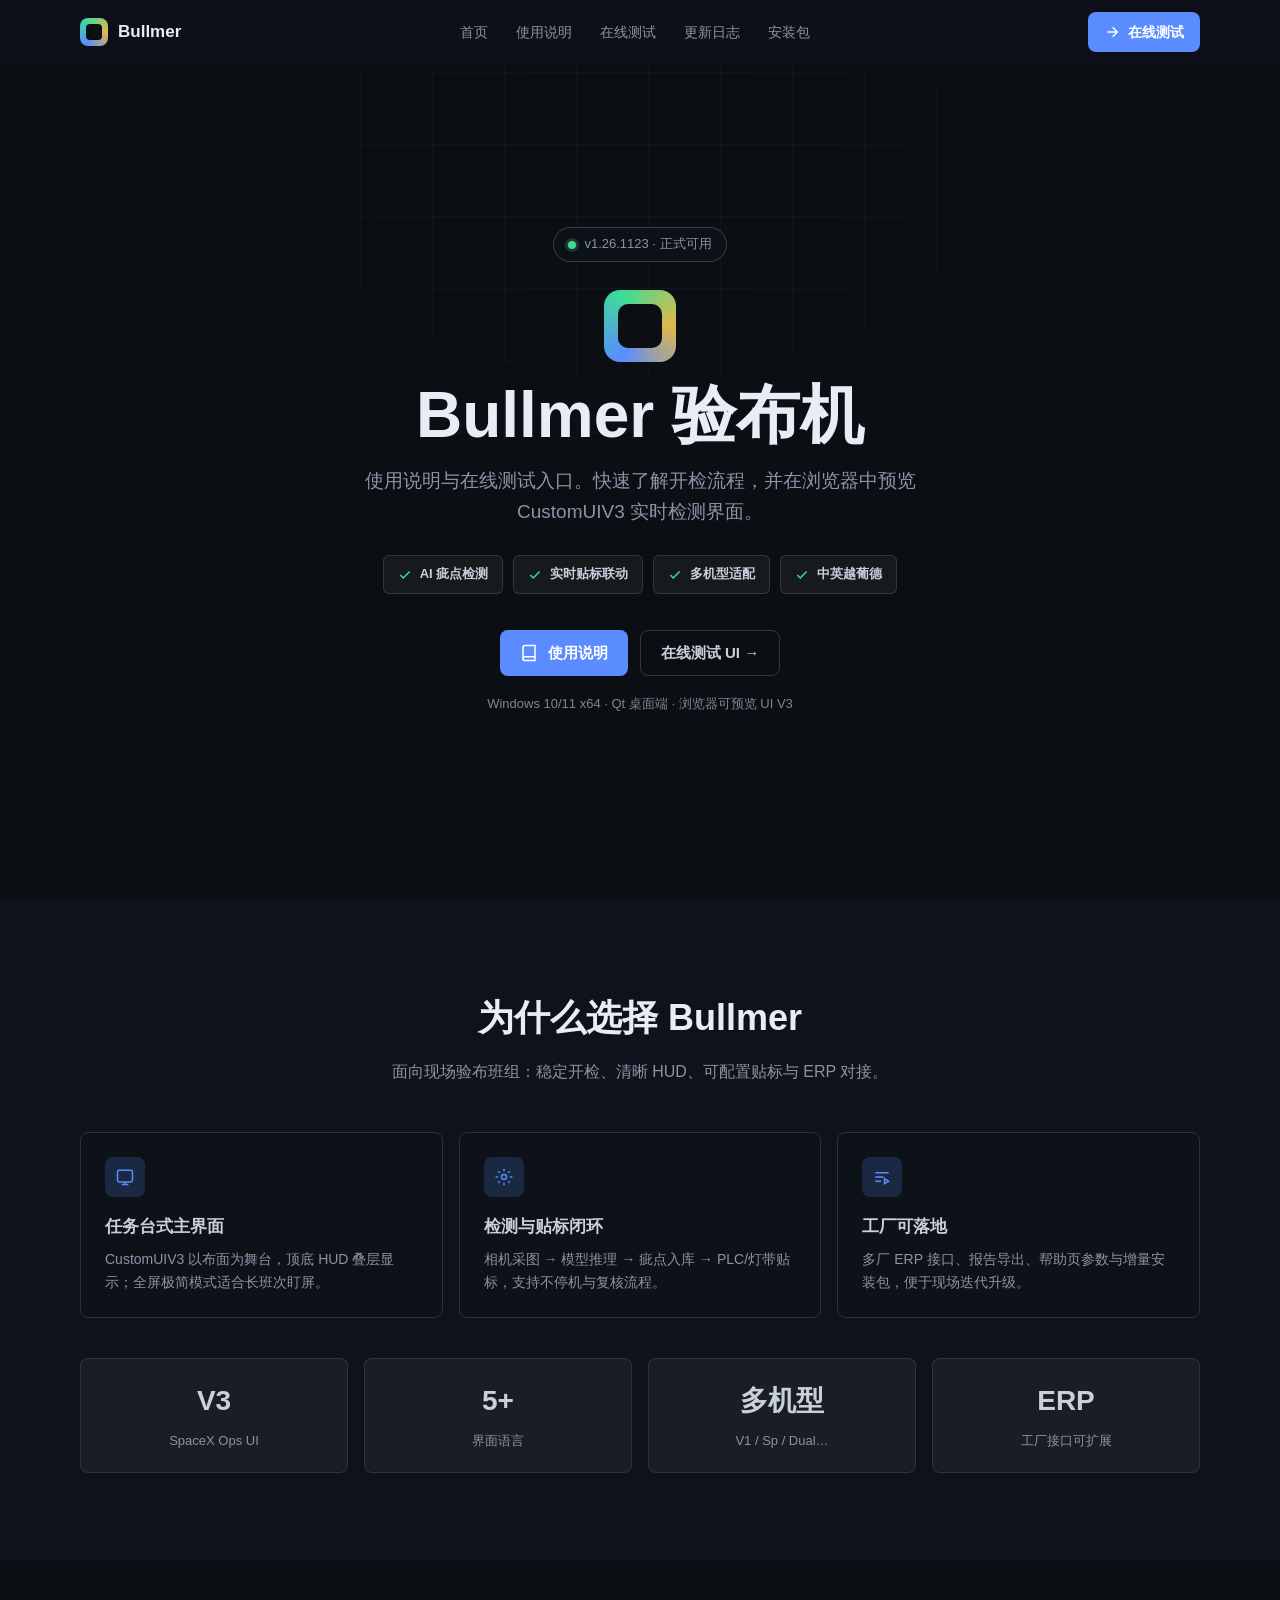
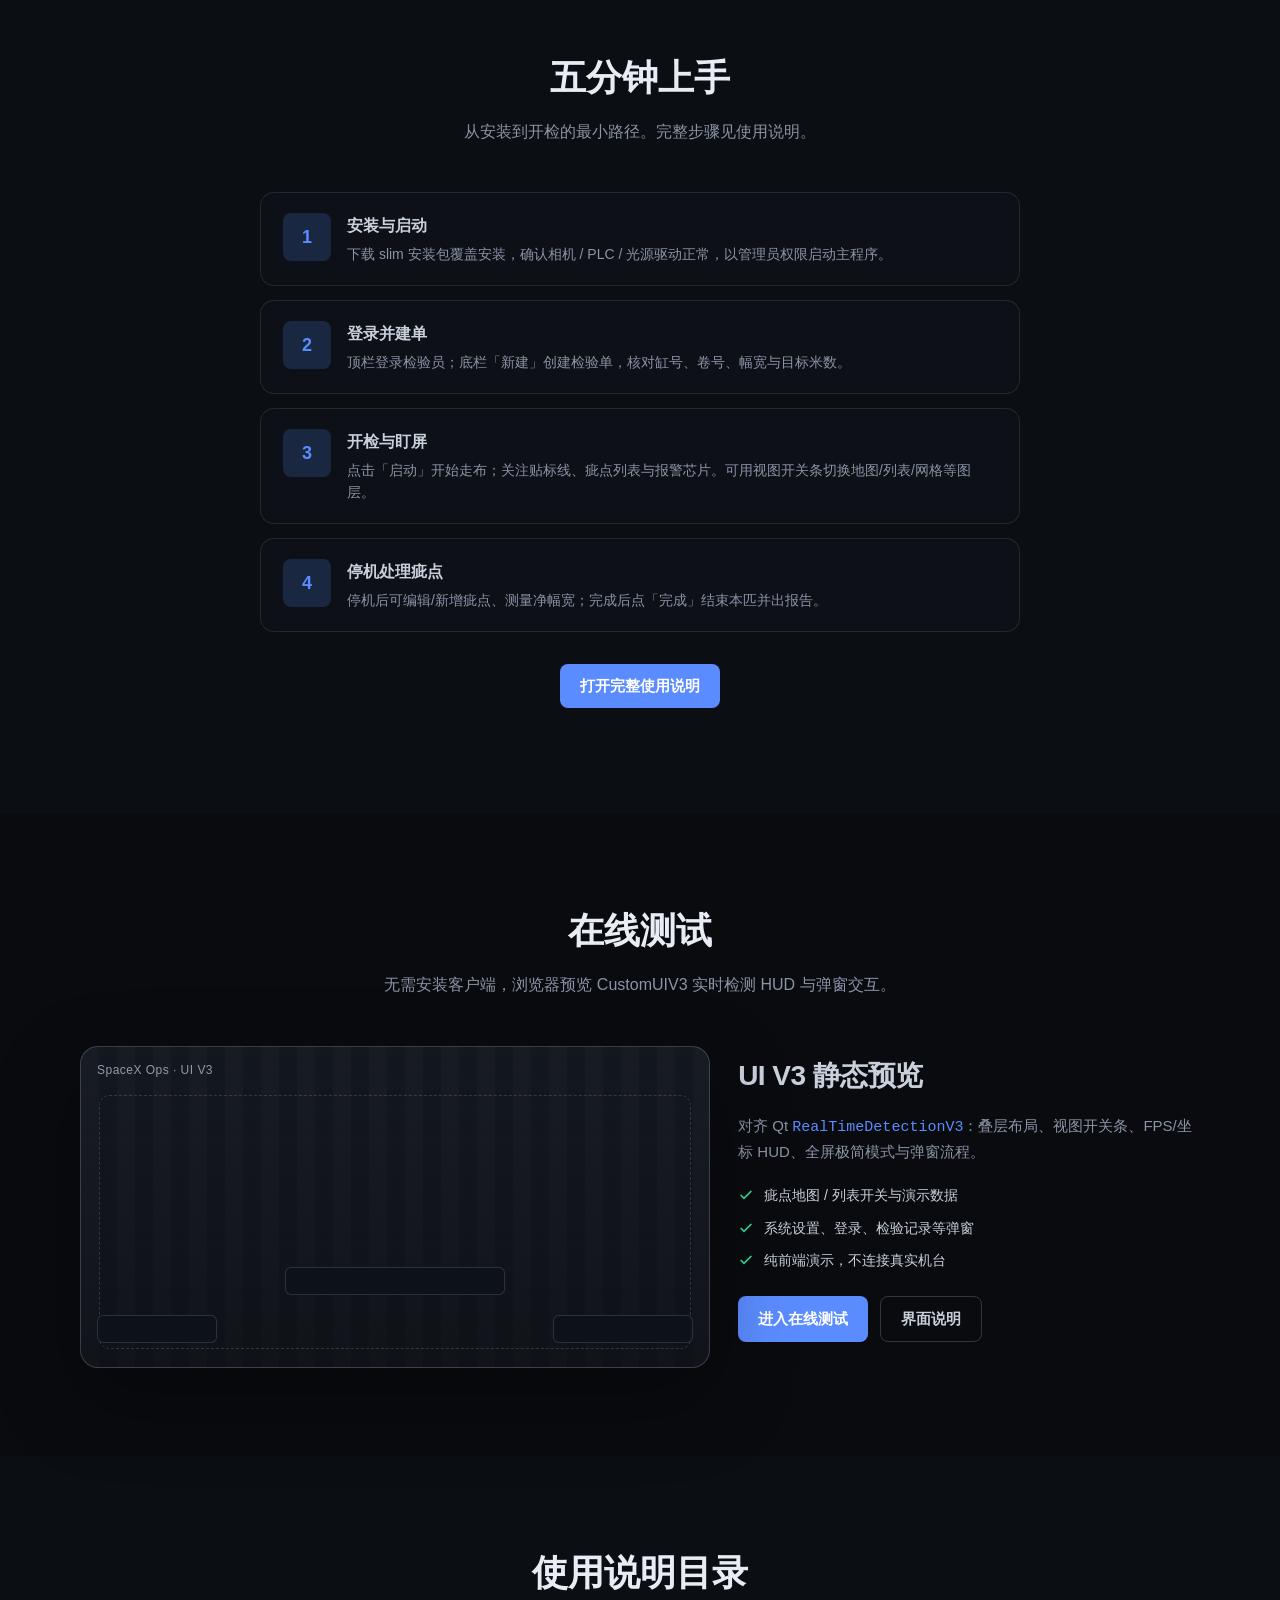
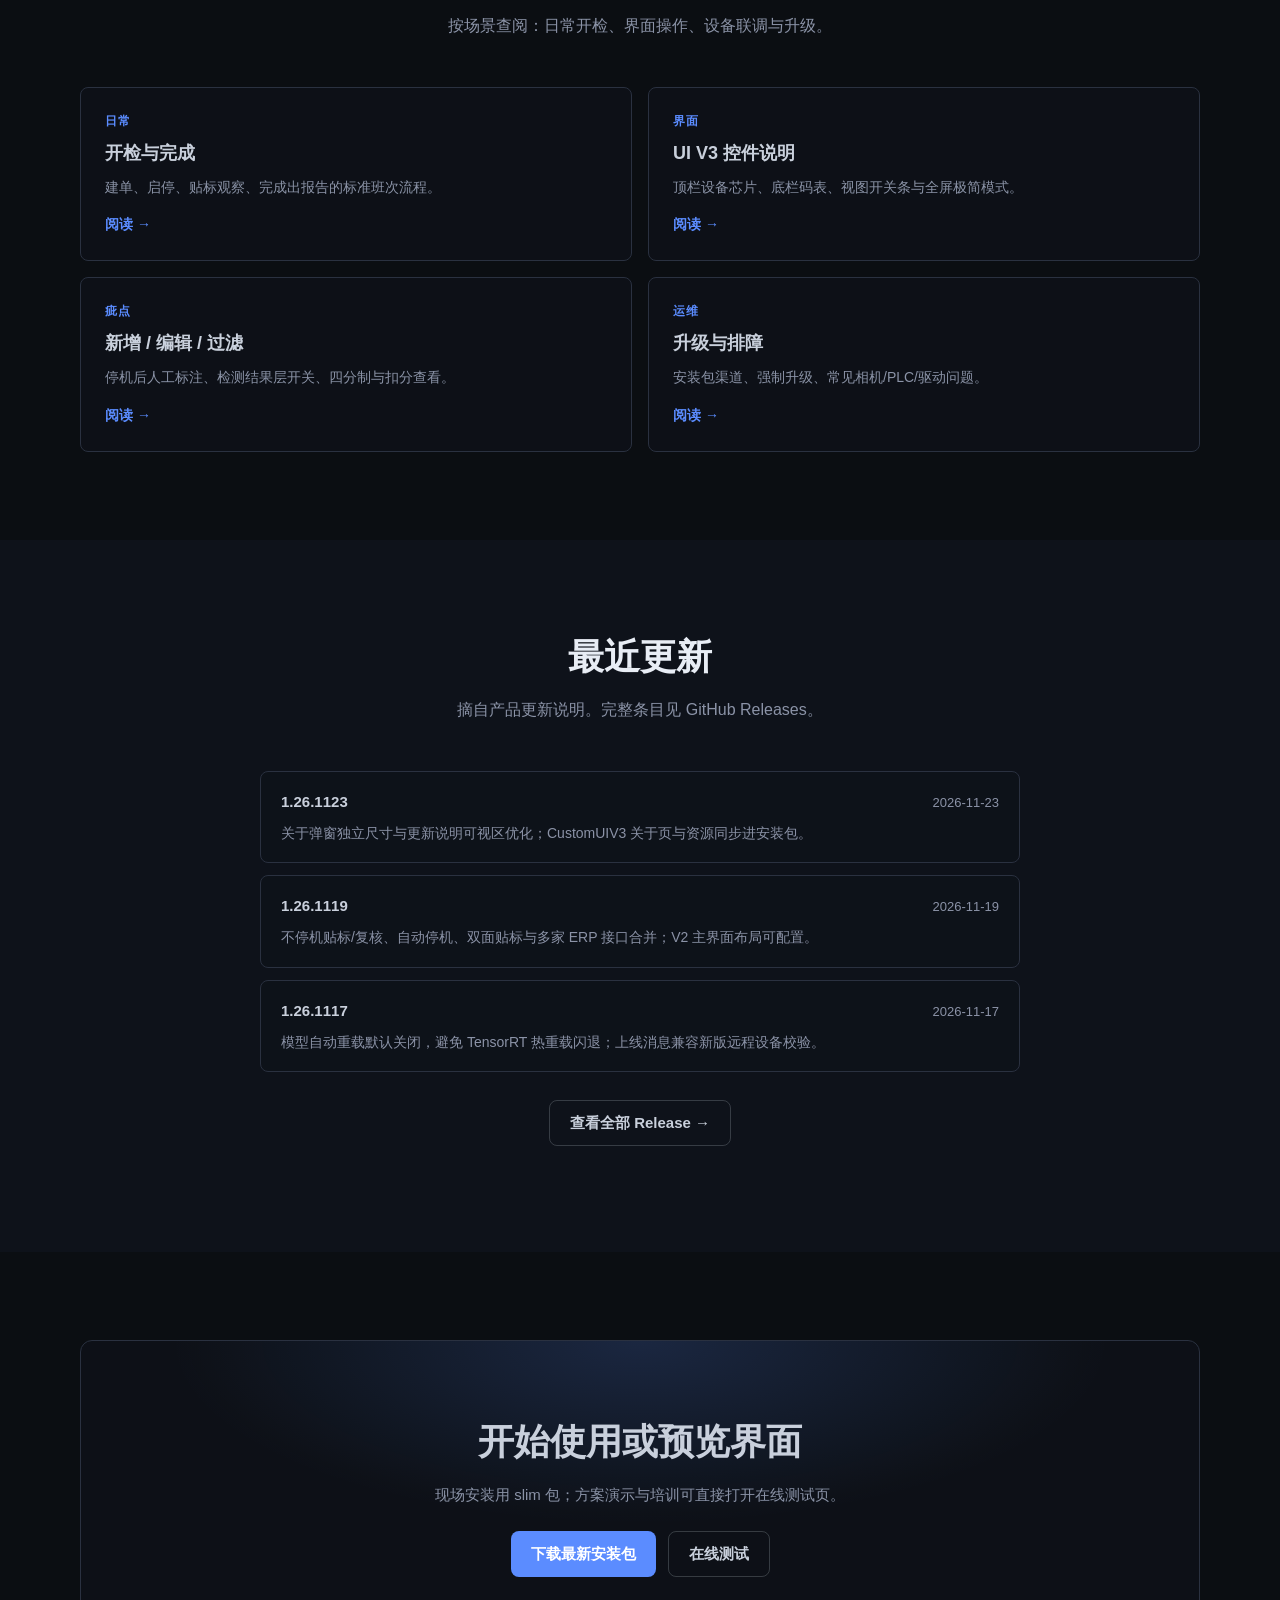
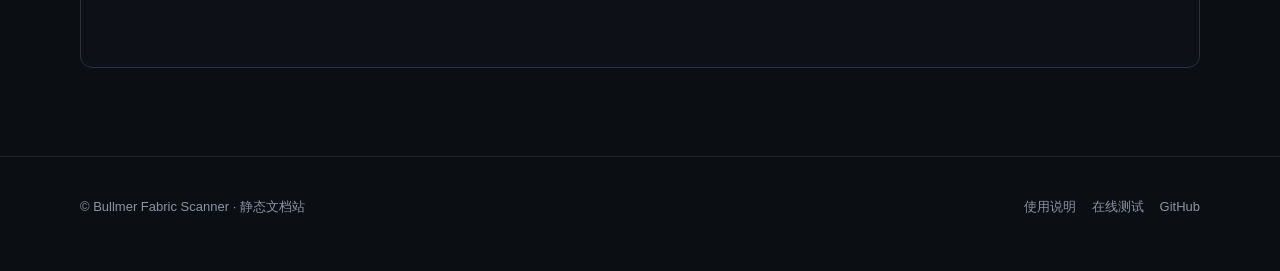
<file: docs/index.html>
<!DOCTYPE html>
<html lang="zh-CN">
<head>
  <meta charset="UTF-8" />
  <meta name="viewport" content="width=device-width, initial-scale=1.0" />
  <title>Bullmer 验布机软件 · 使用说明与在线测试</title>
  <meta name="description" content="Bullmer 验布机软件官方静态站：使用说明、在线 UI 测试、更新日志与安装包下载。" />
  <meta name="theme-color" content="#0b0e12" />
  <style>
    :root {
      /* 对齐 CustomUIV3 SpaceX Ops Console */
      --bg: #0b0e12;
      --bg-2: #0e121a;
      --bg-3: #090b0f;
      --ink: #c9d0dc;
      --muted: #8b93a7;
      --line: rgba(201, 208, 220, 0.12);
      --line-strong: rgba(201, 208, 220, 0.22);
      --panel-border: #2a3140;
      --ghost: rgba(201, 208, 220, 0.06);
      --cta: #5b8cff;
      --cta-hover: #7aa1ff;
      --cta-soft: rgba(91, 140, 255, 0.18);
      --ok: #3ddc97;
      --warn: #e0b84a;
      --bad: #e85a5c;
      --accent: #5b8cff;
      --font: "Segoe UI", "Microsoft YaHei UI", "Microsoft YaHei", sans-serif;
      --display: "Segoe UI", "Microsoft YaHei UI", "Microsoft YaHei", sans-serif;
      --font-mono: "Cascadia Mono", "Consolas", "Segoe UI", monospace;
      --radius: 8px;
      --max: 1120px;
    }

    * { box-sizing: border-box; margin: 0; padding: 0; }
    html { scroll-behavior: smooth; }
    body {
      min-height: 100vh;
      background: var(--bg);
      color: var(--ink);
      font-family: var(--font);
      font-size: 15px;
      line-height: 1.6;
      -webkit-font-smoothing: antialiased;
    }
    a { color: inherit; text-decoration: none; }
    button { font: inherit; cursor: pointer; border: 0; background: none; color: inherit; }

    .grid-bg {
      position: fixed;
      inset: 0;
      pointer-events: none;
      z-index: 0;
      background-image:
        linear-gradient(rgba(201,208,220,0.04) 1px, transparent 1px),
        linear-gradient(90deg, rgba(201,208,220,0.04) 1px, transparent 1px);
      background-size: 72px 72px;
      mask-image: radial-gradient(ellipse 70% 60% at 50% 20%, #000 20%, transparent 75%);
    }

    .wrap {
      position: relative;
      z-index: 1;
      width: min(100% - 40px, var(--max));
      margin: 0 auto;
    }

    /* nav */
    .nav {
      position: sticky;
      top: 0;
      z-index: 50;
      backdrop-filter: blur(14px);
      background: rgba(14, 18, 26, 0.88);
      border-bottom: 1px solid transparent;
      transition: border-color 200ms ease;
    }
    .nav.scrolled { border-bottom-color: var(--line); }
    .nav-inner {
      display: flex;
      align-items: center;
      justify-content: space-between;
      gap: 20px;
      min-height: 64px;
    }
    .brand {
      display: inline-flex;
      align-items: center;
      gap: 10px;
      font-family: var(--display);
      font-weight: 700;
      font-size: 17px;
      letter-spacing: 0;
      color: #e8edf5;
    }
    .brand-mark {
      width: 28px;
      height: 28px;
      border-radius: 8px;
      background:
        conic-gradient(from 210deg, #5b8cff, #3ddc97, #e0b84a, #5b8cff);
      position: relative;
    }
    .brand-mark::after {
      content: "";
      position: absolute;
      inset: 6px;
      border-radius: 4px;
      background: var(--bg);
    }
    .nav-links {
      display: flex;
      align-items: center;
      gap: 4px;
      flex-wrap: wrap;
    }
    .nav-links a {
      padding: 8px 12px;
      border-radius: 8px;
      color: var(--muted);
      font-size: 14px;
      font-weight: 500;
      transition: color 160ms ease, background 160ms ease;
    }
    .nav-links a:hover { color: var(--ink); background: var(--ghost); }
    .nav-cta {
      display: inline-flex;
      align-items: center;
      gap: 8px;
      padding: 9px 16px;
      border-radius: 8px;
      background: var(--cta);
      color: #fff;
      font-size: 14px;
      font-weight: 600;
      transition: background 160ms ease, transform 160ms ease;
    }
    .nav-cta:hover { background: var(--cta-hover); }
    .nav-cta:active { transform: scale(0.98); }
    .menu-btn {
      display: none;
      width: 40px;
      height: 40px;
      border-radius: 10px;
      border: 1px solid var(--line);
      align-items: center;
      justify-content: center;
    }

    /* hero — one composition */
    .hero {
      min-height: calc(100vh - 64px);
      display: flex;
      flex-direction: column;
      align-items: center;
      justify-content: center;
      text-align: center;
      padding: 48px 0 72px;
    }
    .badge {
      display: inline-flex;
      align-items: center;
      gap: 8px;
      padding: 6px 14px;
      border-radius: 999px;
      border: 1px solid var(--ghost-border-strong, var(--line-strong));
      background: rgba(14, 18, 26, 0.85);
      color: var(--muted);
      font-size: 13px;
      font-weight: 500;
      margin-bottom: 28px;
    }
    .badge i {
      width: 8px;
      height: 8px;
      border-radius: 50%;
      background: var(--ok);
      box-shadow: 0 0 0 3px rgba(94,207,138,0.2);
    }
    .hero-mark {
      width: 72px;
      height: 72px;
      margin: 0 auto 18px;
      border-radius: 16px;
      background:
        conic-gradient(from 210deg, #5b8cff, #3ddc97, #e0b84a, #5b8cff);
      position: relative;
      animation: spin 18s linear infinite;
    }
    .hero-mark::after {
      content: "";
      position: absolute;
      inset: 14px;
      border-radius: 10px;
      background: var(--bg);
    }
    @keyframes spin { to { transform: rotate(360deg); } }
    @media (prefers-reduced-motion: reduce) {
      .hero-mark { animation: none; }
      html { scroll-behavior: auto; }
    }
    .hero h1 {
      font-family: var(--display);
      font-size: clamp(40px, 7vw, 64px);
      font-weight: 700;
      letter-spacing: 0;
      line-height: 1.1;
      margin-bottom: 16px;
      color: #e8edf5;
    }
    .hero .lead {
      max-width: 560px;
      margin: 0 auto 28px;
      color: var(--muted);
      font-size: clamp(16px, 2.2vw, 19px);
      font-weight: 400;
    }
    .pills {
      display: flex;
      flex-wrap: wrap;
      justify-content: center;
      gap: 10px;
      margin-bottom: 36px;
    }
    .pill {
      display: inline-flex;
      align-items: center;
      gap: 8px;
      padding: 8px 14px;
      border-radius: 6px;
      border: 1px solid rgba(201, 208, 220, 0.16);
      background: rgba(201, 208, 220, 0.06);
      color: var(--ink);
      font-size: 13px;
      font-weight: 600;
    }
    .pill svg { width: 14px; height: 14px; color: var(--ok); flex-shrink: 0; }
    .cta-row {
      display: flex;
      flex-wrap: wrap;
      justify-content: center;
      gap: 12px;
      margin-bottom: 18px;
    }
    .btn {
      display: inline-flex;
      align-items: center;
      justify-content: center;
      gap: 10px;
      min-height: 44px;
      padding: 10px 20px;
      border-radius: 8px;
      font-size: 15px;
      font-weight: 600;
      transition: background 160ms ease, border-color 160ms ease, transform 160ms ease;
    }
    .btn:active { transform: scale(0.98); }
    .btn-primary {
      background: var(--cta);
      color: #fff;
    }
    .btn-primary:hover { background: var(--cta-hover); }
    .btn-ghost {
      border: 1px solid var(--line-strong);
      background: transparent;
      color: var(--ink);
    }
    .btn-ghost:hover { background: var(--ghost); }
    .hero-meta {
      color: rgba(139, 147, 167, 0.9);
      font-size: 13px;
    }

    /* sections */
    section { padding: 88px 0; }
    .section-dark { background: var(--bg-2); }
    .section-darker { background: var(--bg-3); }
    .section-head {
      text-align: center;
      max-width: 640px;
      margin: 0 auto 48px;
    }
    .section-head h2 {
      font-family: var(--display);
      font-size: clamp(28px, 4vw, 36px);
      font-weight: 700;
      letter-spacing: 0;
      margin-bottom: 12px;
      color: #e8edf5;
    }
    .section-head p { color: var(--muted); font-size: 16px; }

    .stats {
      display: grid;
      grid-template-columns: repeat(4, 1fr);
      gap: 16px;
      margin-top: 40px;
    }
    .stat {
      text-align: center;
      padding: 20px 12px;
      border: 1px solid var(--line);
      border-radius: var(--radius);
      background: var(--ghost);
    }
    .stat strong {
      display: block;
      font-family: var(--display);
      font-size: 28px;
      font-weight: 700;
      margin-bottom: 4px;
    }
    .stat span { color: var(--muted); font-size: 13px; }

    .feature-grid {
      display: grid;
      grid-template-columns: repeat(3, 1fr);
      gap: 16px;
    }
    .feature {
      padding: 24px;
      border: 1px solid var(--panel-border);
      border-radius: 8px;
      background: rgba(14, 18, 26, 0.72);
      transition: border-color 180ms ease, background 180ms ease;
    }
    .feature:hover {
      border-color: rgba(91, 140, 255, 0.45);
      background: var(--cta-soft);
    }
    .feature-icon {
      width: 40px;
      height: 40px;
      border-radius: 8px;
      display: grid;
      place-items: center;
      background: var(--cta-soft);
      color: var(--accent);
      margin-bottom: 16px;
    }
    .feature-icon svg { width: 20px; height: 20px; }
    .feature h3 {
      font-size: 17px;
      font-weight: 700;
      margin-bottom: 8px;
    }
    .feature p { color: var(--muted); font-size: 14px; }

    .steps {
      display: grid;
      gap: 14px;
      max-width: 760px;
      margin: 0 auto;
    }
    .step {
      display: grid;
      grid-template-columns: 48px 1fr;
      gap: 16px;
      align-items: start;
      padding: 20px 22px;
      border: 1px solid var(--line);
      border-radius: 14px;
      background: rgba(14, 18, 26, 0.72);
      text-align: left;
    }
    .step-num {
      width: 48px;
      height: 48px;
      border-radius: 8px;
      display: grid;
      place-items: center;
      font-family: var(--display);
      font-weight: 700;
      font-size: 18px;
      background: var(--cta-soft);
      color: var(--accent);
    }
    .step h3 { font-size: 16px; margin-bottom: 4px; }
    .step p { color: var(--muted); font-size: 14px; }

    .test-panel {
      display: grid;
      grid-template-columns: 1.15fr 0.85fr;
      gap: 24px;
      align-items: stretch;
    }
    .test-preview {
      position: relative;
      min-height: 320px;
      border-radius: 18px;
      border: 1px solid var(--line-strong);
      overflow: hidden;
      background:
        linear-gradient(180deg, rgba(11,14,18,0.2), rgba(11,14,18,0.65)),
        repeating-linear-gradient(90deg, #1b1f28 0 18px, #151922 18px 36px);
      box-shadow: 0 30px 80px rgba(0,0,0,0.35);
    }
    .test-preview::before {
      content: "SpaceX Ops · UI V3";
      position: absolute;
      left: 16px;
      top: 14px;
      z-index: 2;
      font-size: 12px;
      color: rgba(201,208,220,0.7);
      letter-spacing: 0.04em;
    }
    .test-preview .hud {
      position: absolute;
      inset: 48px 18px 18px;
      border: 1px dashed rgba(201,208,220,0.18);
      border-radius: 10px;
    }
    .test-preview .chip {
      position: absolute;
      height: 28px;
      border-radius: 6px;
      background: rgba(14,18,26,0.85);
      border: 1px solid rgba(201,208,220,0.16);
    }
    .test-copy {
      display: flex;
      flex-direction: column;
      justify-content: center;
      gap: 16px;
      padding: 8px 4px;
    }
    .test-copy h3 {
      font-family: var(--display);
      font-size: 28px;
      font-weight: 700;
      letter-spacing: -0.02em;
    }
    .test-copy p { color: var(--muted); }
    .test-copy ul {
      list-style: none;
      display: grid;
      gap: 10px;
      margin: 4px 0 8px;
    }
    .test-copy li {
      display: flex;
      gap: 10px;
      align-items: flex-start;
      color: var(--ink);
      font-size: 14px;
    }
    .test-copy li svg {
      width: 16px;
      height: 16px;
      color: var(--ok);
      margin-top: 3px;
      flex-shrink: 0;
    }

    .guide-grid {
      display: grid;
      grid-template-columns: repeat(2, 1fr);
      gap: 16px;
    }
    .guide-item {
      display: block;
      padding: 24px;
      border-radius: 8px;
      border: 1px solid var(--panel-border);
      background: rgba(14, 18, 26, 0.72);
      transition: border-color 160ms ease, transform 160ms ease;
    }
    .guide-item:hover {
      border-color: rgba(91, 140, 255, 0.45);
      transform: translateY(-2px);
    }
    .guide-item .kicker {
      color: var(--accent);
      font-size: 12px;
      font-weight: 600;
      letter-spacing: 0.06em;
      text-transform: uppercase;
      margin-bottom: 8px;
    }
    .guide-item h3 { font-size: 18px; margin-bottom: 8px; }
    .guide-item p { color: var(--muted); font-size: 14px; margin-bottom: 14px; }
    .guide-item .more {
      color: var(--accent);
      font-size: 14px;
      font-weight: 600;
    }

    .changelog {
      max-width: 760px;
      margin: 0 auto;
      display: grid;
      gap: 12px;
    }
    .log {
      padding: 18px 20px;
      border: 1px solid var(--panel-border);
      border-radius: 8px;
      background: rgba(14, 18, 26, 0.72);
      text-align: left;
    }
    .log-top {
      display: flex;
      align-items: baseline;
      justify-content: space-between;
      gap: 12px;
      margin-bottom: 8px;
    }
    .log-top strong { font-size: 15px; }
    .log-top span { color: var(--muted); font-size: 13px; }
    .log p { color: var(--muted); font-size: 14px; }

    .final-cta {
      text-align: center;
      padding: 72px 24px;
      border: 1px solid var(--panel-border);
      border-radius: 12px;
      background:
        radial-gradient(ellipse 60% 80% at 50% 0%, rgba(91, 140, 255, 0.18), transparent 70%),
        rgba(14, 18, 26, 0.72);
    }
    .final-cta h2 {
      font-family: var(--display);
      font-size: clamp(26px, 4vw, 36px);
      margin-bottom: 12px;
    }
    .final-cta p {
      color: var(--muted);
      margin-bottom: 24px;
    }

    footer {
      padding: 40px 0 56px;
      border-top: 1px solid var(--line);
      color: var(--muted);
      font-size: 13px;
    }
    .footer-inner {
      display: flex;
      flex-wrap: wrap;
      justify-content: space-between;
      gap: 16px;
      align-items: center;
    }
    .footer-links { display: flex; gap: 16px; flex-wrap: wrap; }
    .footer-links a:hover { color: var(--ink); }

    @media (max-width: 900px) {
      .stats, .feature-grid, .test-panel, .guide-grid { grid-template-columns: 1fr 1fr; }
      .test-panel { grid-template-columns: 1fr; }
    }
    @media (max-width: 720px) {
      .nav-links, .nav-cta { display: none; }
      .nav.open .nav-links {
        display: flex;
        position: absolute;
        left: 20px;
        right: 20px;
        top: 64px;
        flex-direction: column;
        padding: 12px;
        border-radius: 14px;
        background: #12161e;
        border: 1px solid var(--line);
      }
      .menu-btn { display: inline-flex; }
      .stats, .feature-grid, .guide-grid { grid-template-columns: 1fr; }
      .hero { min-height: auto; padding-top: 56px; }
    }
  </style>
</head>
<body>
  <div class="grid-bg" aria-hidden="true"></div>

  <header class="nav" id="nav">
    <div class="wrap nav-inner">
      <a class="brand" href="./index.html" aria-label="Bullmer 验布机">
        <span class="brand-mark" aria-hidden="true"></span>
        Bullmer
      </a>
      <nav class="nav-links" id="navLinks" aria-label="主导航">
        <a href="#home">首页</a>
        <a href="./guide.html">使用说明</a>
        <a href="./spacex-main.html">在线测试</a>
        <a href="#changelog">更新日志</a>
        <a href="https://github.com/kkk-bfs/bfs/releases" target="_blank" rel="noopener">安装包</a>
      </nav>
      <a class="nav-cta" href="./spacex-main.html">
        <svg width="16" height="16" viewBox="0 0 24 24" fill="none" stroke="currentColor" stroke-width="2"><path d="M5 12h14M13 5l7 7-7 7"/></svg>
        在线测试
      </a>
      <button class="menu-btn" id="menuBtn" type="button" aria-label="打开菜单" aria-expanded="false">
        <svg width="18" height="18" viewBox="0 0 24 24" fill="none" stroke="currentColor" stroke-width="2"><path d="M4 7h16M4 12h16M4 17h16"/></svg>
      </button>
    </div>
  </header>

  <main>
    <section class="hero wrap" id="home">
      <div class="badge"><i></i> v1.26.1123 · 正式可用</div>
      <div class="hero-mark" aria-hidden="true"></div>
      <h1>Bullmer 验布机</h1>
      <p class="lead">使用说明与在线测试入口。快速了解开检流程，并在浏览器中预览 CustomUIV3 实时检测界面。</p>
      <div class="pills" aria-label="产品特性">
        <span class="pill">
          <svg viewBox="0 0 24 24" fill="none" stroke="currentColor" stroke-width="2.5"><path d="M20 6 9 17l-5-5"/></svg>
          AI 疵点检测
        </span>
        <span class="pill">
          <svg viewBox="0 0 24 24" fill="none" stroke="currentColor" stroke-width="2.5"><path d="M20 6 9 17l-5-5"/></svg>
          实时贴标联动
        </span>
        <span class="pill">
          <svg viewBox="0 0 24 24" fill="none" stroke="currentColor" stroke-width="2.5"><path d="M20 6 9 17l-5-5"/></svg>
          多机型适配
        </span>
        <span class="pill">
          <svg viewBox="0 0 24 24" fill="none" stroke="currentColor" stroke-width="2.5"><path d="M20 6 9 17l-5-5"/></svg>
          中英越葡德
        </span>
      </div>
      <div class="cta-row">
        <a class="btn btn-primary" href="./guide.html">
          <svg width="18" height="18" viewBox="0 0 24 24" fill="none" stroke="currentColor" stroke-width="2"><path d="M4 19.5A2.5 2.5 0 0 1 6.5 17H20"/><path d="M6.5 2H20v20H6.5A2.5 2.5 0 0 1 4 19.5v-15A2.5 2.5 0 0 1 6.5 2z"/></svg>
          使用说明
        </a>
        <a class="btn btn-ghost" href="./spacex-main.html">在线测试 UI →</a>
      </div>
      <p class="hero-meta">Windows 10/11 x64 · Qt 桌面端 · 浏览器可预览 UI V3</p>
    </section>

    <section class="section-dark" id="why">
      <div class="wrap">
        <div class="section-head">
          <h2>为什么选择 Bullmer</h2>
          <p>面向现场验布班组：稳定开检、清晰 HUD、可配置贴标与 ERP 对接。</p>
        </div>
        <div class="feature-grid">
          <article class="feature">
            <div class="feature-icon" aria-hidden="true">
              <svg viewBox="0 0 24 24" fill="none" stroke="currentColor" stroke-width="1.8"><rect x="3" y="4" width="18" height="14" rx="2"/><path d="M8 21h8M12 18v3"/></svg>
            </div>
            <h3>任务台式主界面</h3>
            <p>CustomUIV3 以布面为舞台，顶底 HUD 叠层显示；全屏极简模式适合长班次盯屏。</p>
          </article>
          <article class="feature">
            <div class="feature-icon" aria-hidden="true">
              <svg viewBox="0 0 24 24" fill="none" stroke="currentColor" stroke-width="1.8"><circle cx="12" cy="12" r="3"/><path d="M12 2v3M12 19v3M2 12h3M19 12h3M5 5l2 2M17 17l2 2M5 19l2-2M17 7l2-2"/></svg>
            </div>
            <h3>检测与贴标闭环</h3>
            <p>相机采图 → 模型推理 → 疵点入库 → PLC/灯带贴标，支持不停机与复核流程。</p>
          </article>
          <article class="feature">
            <div class="feature-icon" aria-hidden="true">
              <svg viewBox="0 0 24 24" fill="none" stroke="currentColor" stroke-width="1.8"><path d="M4 7h16M4 12h10M4 17h7"/><path d="M15 14l5 3-5 3v-6z"/></svg>
            </div>
            <h3>工厂可落地</h3>
            <p>多厂 ERP 接口、报告导出、帮助页参数与增量安装包，便于现场迭代升级。</p>
          </article>
        </div>
        <div class="stats" aria-label="能力概览">
          <div class="stat"><strong>V3</strong><span>SpaceX Ops UI</span></div>
          <div class="stat"><strong>5+</strong><span>界面语言</span></div>
          <div class="stat"><strong>多机型</strong><span>V1 / Sp / Dual…</span></div>
          <div class="stat"><strong>ERP</strong><span>工厂接口可扩展</span></div>
        </div>
      </div>
    </section>

    <section id="quickstart">
      <div class="wrap">
        <div class="section-head">
          <h2>五分钟上手</h2>
          <p>从安装到开检的最小路径。完整步骤见使用说明。</p>
        </div>
        <div class="steps">
          <div class="step">
            <div class="step-num">1</div>
            <div>
              <h3>安装与启动</h3>
              <p>下载 slim 安装包覆盖安装，确认相机 / PLC / 光源驱动正常，以管理员权限启动主程序。</p>
            </div>
          </div>
          <div class="step">
            <div class="step-num">2</div>
            <div>
              <h3>登录并建单</h3>
              <p>顶栏登录检验员；底栏「新建」创建检验单，核对缸号、卷号、幅宽与目标米数。</p>
            </div>
          </div>
          <div class="step">
            <div class="step-num">3</div>
            <div>
              <h3>开检与盯屏</h3>
              <p>点击「启动」开始走布；关注贴标线、疵点列表与报警芯片。可用视图开关条切换地图/列表/网格等图层。</p>
            </div>
          </div>
          <div class="step">
            <div class="step-num">4</div>
            <div>
              <h3>停机处理疵点</h3>
              <p>停机后可编辑/新增疵点、测量净幅宽；完成后点「完成」结束本匹并出报告。</p>
            </div>
          </div>
        </div>
        <div class="cta-row" style="margin-top:32px">
          <a class="btn btn-primary" href="./guide.html">打开完整使用说明</a>
        </div>
      </div>
    </section>

    <section class="section-darker" id="online">
      <div class="wrap">
        <div class="section-head">
          <h2>在线测试</h2>
          <p>无需安装客户端，浏览器预览 CustomUIV3 实时检测 HUD 与弹窗交互。</p>
        </div>
        <div class="test-panel">
          <div class="test-preview" aria-hidden="true">
            <div class="hud"></div>
            <div class="chip" style="left:16px;bottom:24px;width:120px"></div>
            <div class="chip" style="right:16px;bottom:24px;width:140px"></div>
            <div class="chip" style="left:50%;bottom:72px;width:220px;transform:translateX(-50%)"></div>
          </div>
          <div class="test-copy">
            <h3>UI V3 静态预览</h3>
            <p>对齐 Qt <code style="color:var(--accent)">RealTimeDetectionV3</code>：叠层布局、视图开关条、FPS/坐标 HUD、全屏极简模式与弹窗流程。</p>
            <ul>
              <li>
                <svg viewBox="0 0 24 24" fill="none" stroke="currentColor" stroke-width="2.5"><path d="M20 6 9 17l-5-5"/></svg>
                疵点地图 / 列表开关与演示数据
              </li>
              <li>
                <svg viewBox="0 0 24 24" fill="none" stroke="currentColor" stroke-width="2.5"><path d="M20 6 9 17l-5-5"/></svg>
                系统设置、登录、检验记录等弹窗
              </li>
              <li>
                <svg viewBox="0 0 24 24" fill="none" stroke="currentColor" stroke-width="2.5"><path d="M20 6 9 17l-5-5"/></svg>
                纯前端演示，不连接真实机台
              </li>
            </ul>
            <div class="cta-row" style="justify-content:flex-start">
              <a class="btn btn-primary" href="./spacex-main.html">进入在线测试</a>
              <a class="btn btn-ghost" href="./guide.html#ui-v3">界面说明</a>
            </div>
          </div>
        </div>
      </div>
    </section>

    <section id="guides">
      <div class="wrap">
        <div class="section-head">
          <h2>使用说明目录</h2>
          <p>按场景查阅：日常开检、界面操作、设备联调与升级。</p>
        </div>
        <div class="guide-grid">
          <a class="guide-item" href="./guide.html#daily">
            <div class="kicker">日常</div>
            <h3>开检与完成</h3>
            <p>建单、启停、贴标观察、完成出报告的标准班次流程。</p>
            <span class="more">阅读 →</span>
          </a>
          <a class="guide-item" href="./guide.html#ui-v3">
            <div class="kicker">界面</div>
            <h3>UI V3 控件说明</h3>
            <p>顶栏设备芯片、底栏码表、视图开关条与全屏极简模式。</p>
            <span class="more">阅读 →</span>
          </a>
          <a class="guide-item" href="./guide.html#defects">
            <div class="kicker">疵点</div>
            <h3>新增 / 编辑 / 过滤</h3>
            <p>停机后人工标注、检测结果层开关、四分制与扣分查看。</p>
            <span class="more">阅读 →</span>
          </a>
          <a class="guide-item" href="./guide.html#upgrade">
            <div class="kicker">运维</div>
            <h3>升级与排障</h3>
            <p>安装包渠道、强制升级、常见相机/PLC/驱动问题。</p>
            <span class="more">阅读 →</span>
          </a>
        </div>
      </div>
    </section>

    <section class="section-dark" id="changelog">
      <div class="wrap">
        <div class="section-head">
          <h2>最近更新</h2>
          <p>摘自产品更新说明。完整条目见 GitHub Releases。</p>
        </div>
        <div class="changelog">
          <article class="log">
            <div class="log-top">
              <strong>1.26.1123</strong>
              <span>2026-11-23</span>
            </div>
            <p>关于弹窗独立尺寸与更新说明可视区优化；CustomUIV3 关于页与资源同步进安装包。</p>
          </article>
          <article class="log">
            <div class="log-top">
              <strong>1.26.1119</strong>
              <span>2026-11-19</span>
            </div>
            <p>不停机贴标/复核、自动停机、双面贴标与多家 ERP 接口合并；V2 主界面布局可配置。</p>
          </article>
          <article class="log">
            <div class="log-top">
              <strong>1.26.1117</strong>
              <span>2026-11-17</span>
            </div>
            <p>模型自动重载默认关闭，避免 TensorRT 热重载闪退；上线消息兼容新版远程设备校验。</p>
          </article>
        </div>
        <div class="cta-row" style="margin-top:28px">
          <a class="btn btn-ghost" href="https://github.com/kkk-bfs/bfs/releases" target="_blank" rel="noopener">查看全部 Release →</a>
        </div>
      </div>
    </section>

    <section>
      <div class="wrap">
        <div class="final-cta">
          <h2>开始使用或预览界面</h2>
          <p>现场安装用 slim 包；方案演示与培训可直接打开在线测试页。</p>
          <div class="cta-row">
            <a class="btn btn-primary" href="https://github.com/kkk-bfs/bfs/releases/latest" target="_blank" rel="noopener">下载最新安装包</a>
            <a class="btn btn-ghost" href="./spacex-main.html">在线测试</a>
          </div>
        </div>
      </div>
    </section>
  </main>

  <footer>
    <div class="wrap footer-inner">
      <div>© Bullmer Fabric Scanner · 静态文档站</div>
      <div class="footer-links">
        <a href="./guide.html">使用说明</a>
        <a href="./spacex-main.html">在线测试</a>
        <a href="https://github.com/kkk-bfs/bfs" target="_blank" rel="noopener">GitHub</a>
      </div>
    </div>
  </footer>

  <script>
    (function () {
      var nav = document.getElementById("nav");
      var btn = document.getElementById("menuBtn");
      function onScroll() {
        if (!nav) return;
        nav.classList.toggle("scrolled", window.scrollY > 8);
      }
      window.addEventListener("scroll", onScroll, { passive: true });
      onScroll();
      if (btn && nav) {
        btn.addEventListener("click", function () {
          var open = nav.classList.toggle("open");
          btn.setAttribute("aria-expanded", open ? "true" : "false");
        });
      }
    })();
  </script>
</body>
</html>
</file>
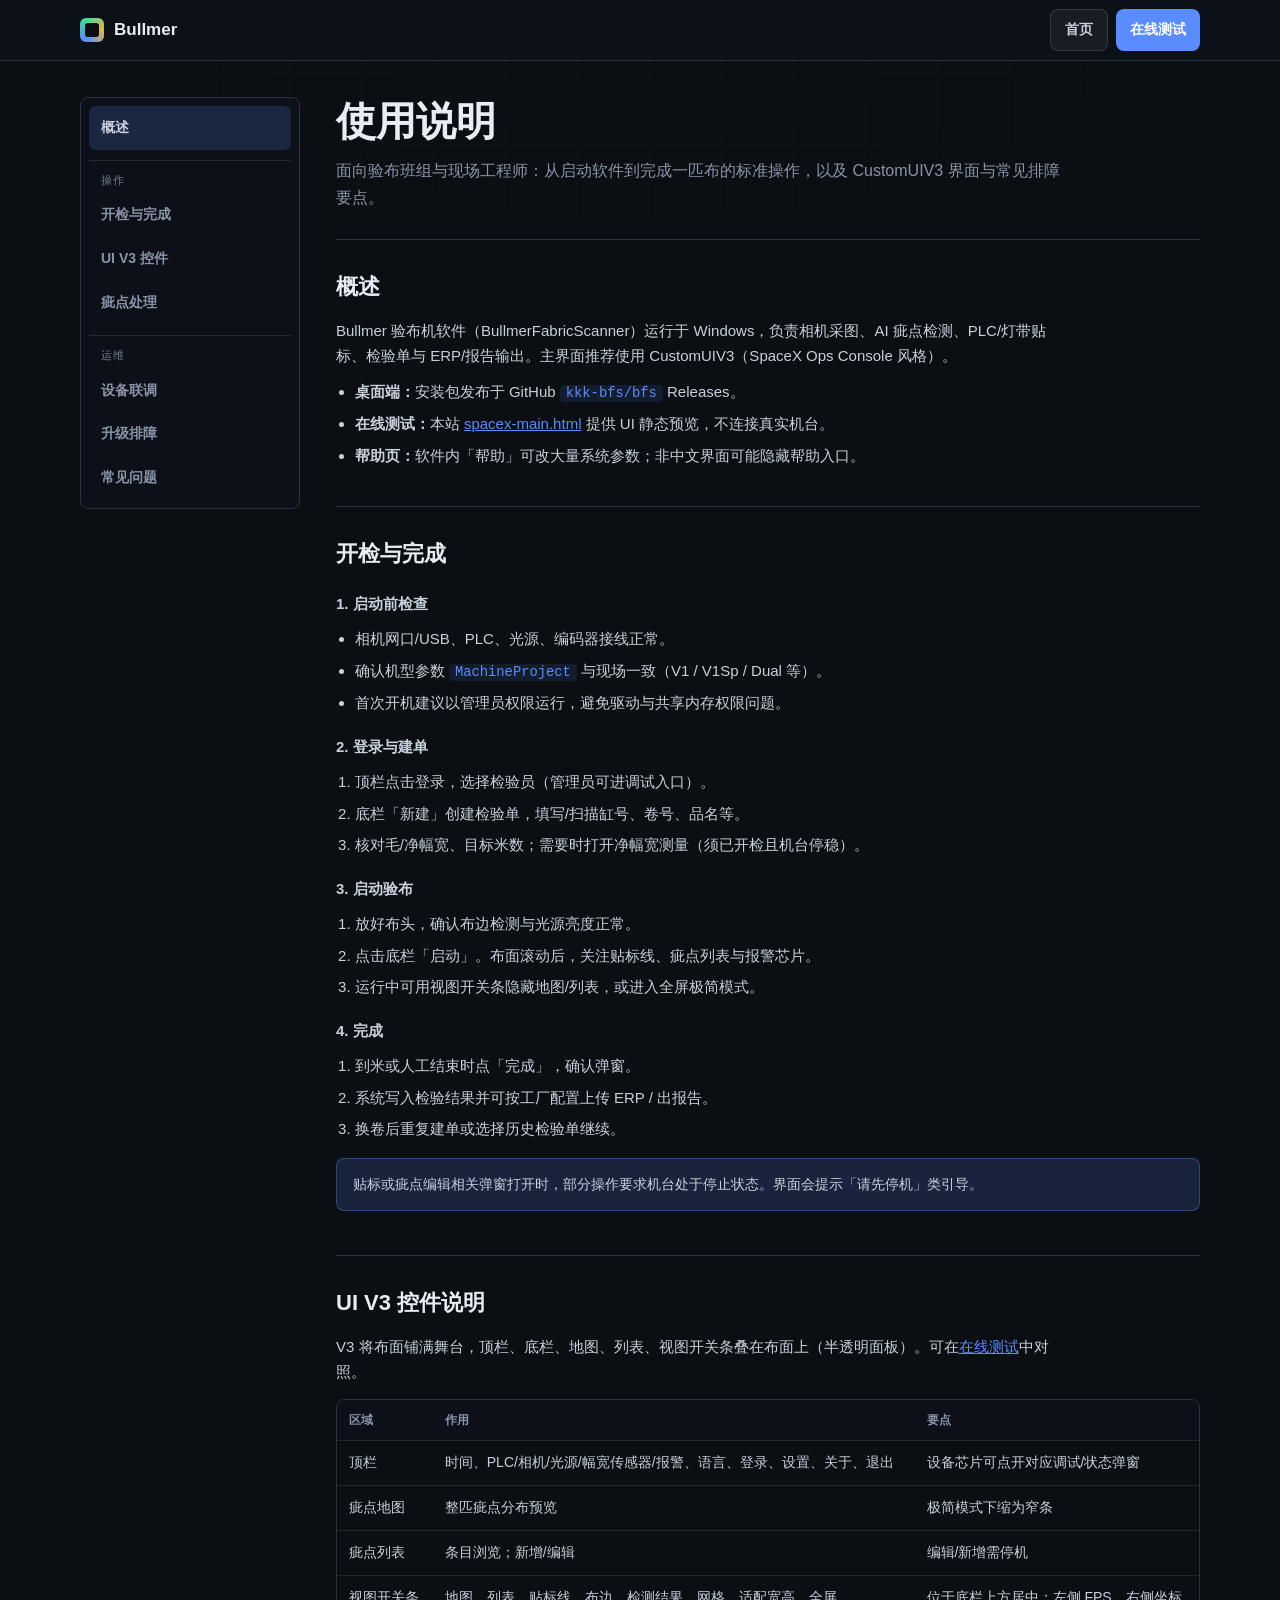
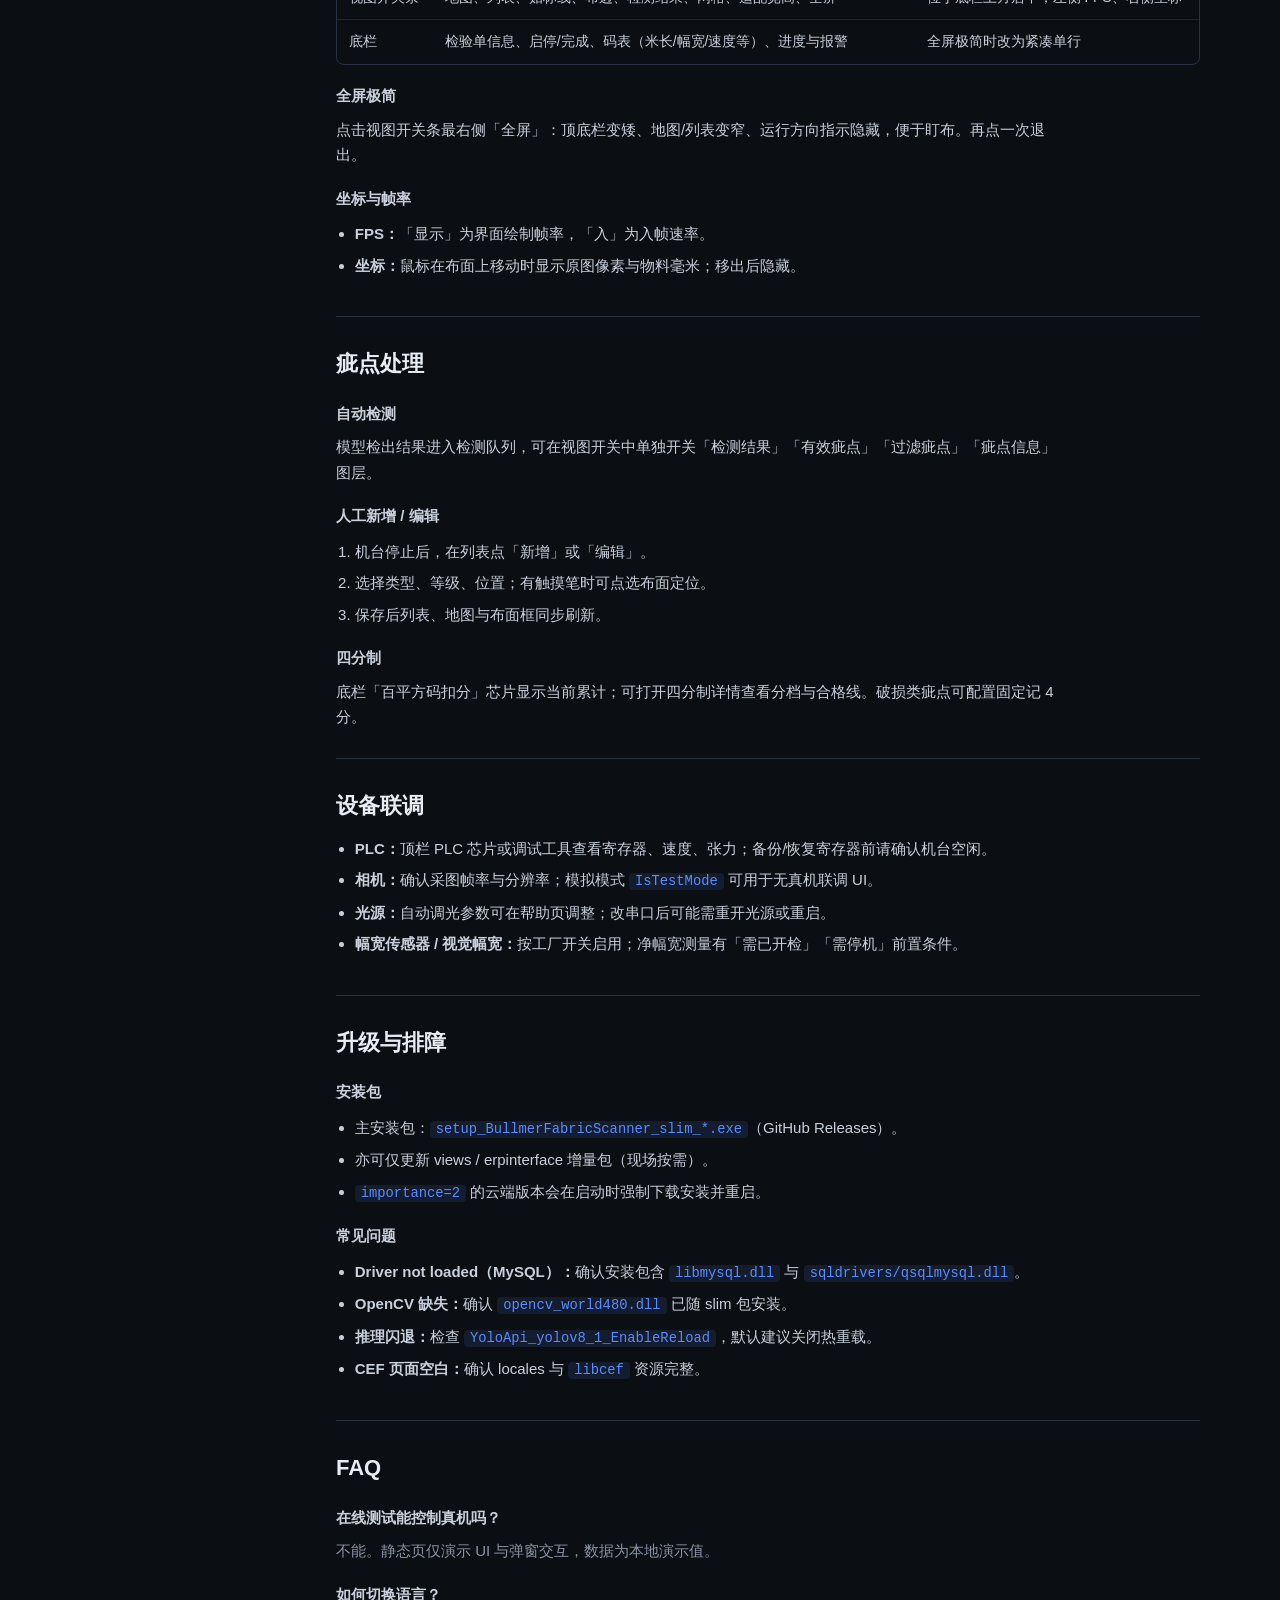
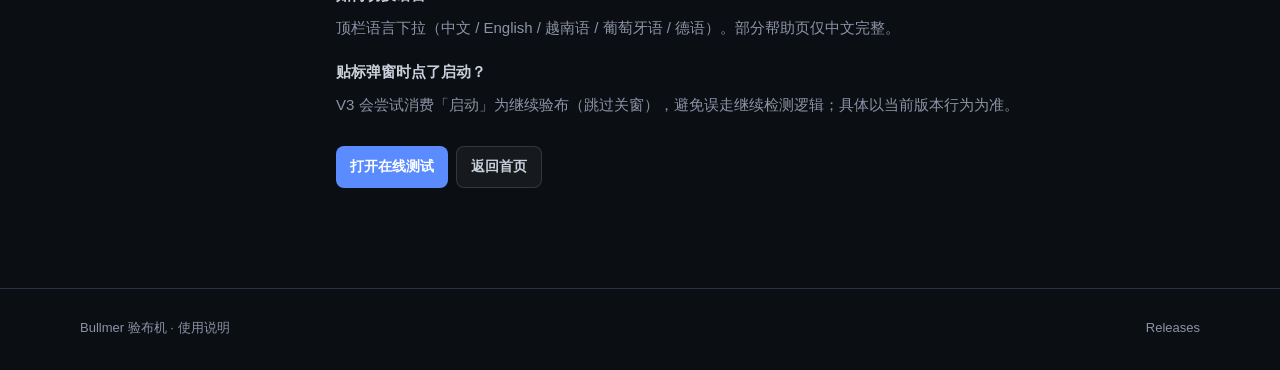
<file: docs/guide.html>
<!DOCTYPE html>
<html lang="zh-CN">
<head>
  <meta charset="UTF-8" />
  <meta name="viewport" content="width=device-width, initial-scale=1.0" />
  <title>使用说明 · Bullmer 验布机软件</title>
  <meta name="description" content="Bullmer 验布机软件使用说明：开检流程、UI V3 控件、疵点处理、升级排障。" />
  <meta name="theme-color" content="#0b0e12" />
  <style>
    :root {
      /* 对齐 CustomUIV3 SpaceX Ops Console */
      --bg: #0b0e12;
      --bg-2: #0e121a;
      --ink: #c9d0dc;
      --muted: #8b93a7;
      --line: rgba(201, 208, 220, 0.12);
      --line-strong: rgba(201, 208, 220, 0.22);
      --panel-border: #2a3140;
      --ghost: rgba(201, 208, 220, 0.06);
      --cta: #5b8cff;
      --cta-hover: #7aa1ff;
      --cta-soft: rgba(91, 140, 255, 0.18);
      --ok: #3ddc97;
      --warn: #e0b84a;
      --accent: #5b8cff;
      --font: "Segoe UI", "Microsoft YaHei UI", "Microsoft YaHei", sans-serif;
      --display: "Segoe UI", "Microsoft YaHei UI", "Microsoft YaHei", sans-serif;
      --font-mono: "Cascadia Mono", "Consolas", "Segoe UI", monospace;
      --side: 220px;
    }
    * { box-sizing: border-box; margin: 0; padding: 0; }
    html { scroll-behavior: smooth; }
    body {
      min-height: 100vh;
      background: var(--bg);
      color: var(--ink);
      font-family: var(--font);
      font-size: 15px;
      line-height: 1.7;
      -webkit-font-smoothing: antialiased;
    }
    a { color: inherit; text-decoration: none; }
    code {
      font-family: var(--font-mono);
      font-size: 0.92em;
      color: var(--accent);
      background: rgba(91, 140, 255, 0.12);
      padding: 1px 6px;
      border-radius: 4px;
    }
    .grid-bg {
      position: fixed; inset: 0; pointer-events: none; z-index: 0;
      background-image:
        linear-gradient(rgba(201,208,220,0.035) 1px, transparent 1px),
        linear-gradient(90deg, rgba(201,208,220,0.035) 1px, transparent 1px);
      background-size: 72px 72px;
      mask-image: radial-gradient(ellipse 80% 50% at 50% 0%, #000 10%, transparent 70%);
    }
    .nav {
      position: sticky; top: 0; z-index: 40;
      backdrop-filter: blur(14px);
      background: rgba(14, 18, 26, 0.92);
      border-bottom: 1px solid var(--panel-border);
    }
    .nav-inner {
      width: min(100% - 40px, 1120px);
      margin: 0 auto;
      min-height: 60px;
      display: flex;
      align-items: center;
      justify-content: space-between;
      gap: 16px;
    }
    .brand {
      display: inline-flex; align-items: center; gap: 10px;
      font-family: var(--display); font-weight: 700; font-size: 17px;
      color: #e8edf5;
    }
    .brand-mark {
      width: 24px; height: 24px; border-radius: 6px;
      background: conic-gradient(from 210deg, #5b8cff, #3ddc97, #e0b84a, #5b8cff);
      position: relative;
    }
    .brand-mark::after {
      content: ""; position: absolute; inset: 5px; border-radius: 3px; background: var(--bg);
    }
    .nav-actions { display: flex; gap: 8px; flex-wrap: wrap; }
    .btn {
      display: inline-flex; align-items: center; gap: 8px;
      min-height: 36px; padding: 8px 14px; border-radius: 8px;
      font-size: 14px; font-weight: 600; cursor: pointer;
      transition: background 160ms ease, border-color 160ms ease;
    }
    .btn-primary { background: var(--cta); color: #fff; }
    .btn-primary:hover { background: var(--cta-hover); }
    .btn-ghost { border: 1px solid rgba(201, 208, 220, 0.16); background: var(--ghost); }
    .btn-ghost:hover { background: rgba(201, 208, 220, 0.12); }

    .layout {
      position: relative; z-index: 1;
      width: min(100% - 40px, 1120px);
      margin: 0 auto;
      padding: 36px 0 72px;
      display: grid;
      grid-template-columns: var(--side) minmax(0, 1fr);
      gap: 36px;
      align-items: start;
    }
    .side {
      position: sticky; top: 84px;
      padding: 8px;
      border: 1px solid var(--panel-border);
      border-radius: 8px;
      background: rgba(14, 18, 26, 0.88);
    }
    .side a {
      display: block;
      padding: 10px 12px;
      border-radius: 6px;
      color: var(--muted);
      font-size: 14px;
      font-weight: 600;
    }
    .side a:hover, .side a.active {
      color: var(--ink);
      background: var(--cta-soft);
    }
    .side .group {
      margin-top: 10px;
      padding-top: 10px;
      border-top: 1px solid var(--line);
      font-size: 11px;
      letter-spacing: 0.06em;
      text-transform: none;
      color: rgba(139, 147, 167, 0.85);
      padding-left: 12px;
      margin-bottom: 4px;
    }

    .doc h1 {
      font-family: var(--display);
      font-size: clamp(30px, 5vw, 40px);
      font-weight: 700;
      letter-spacing: 0;
      line-height: 1.2;
      margin-bottom: 12px;
      color: #e8edf5;
    }
    .doc .lead { color: var(--muted); font-size: 16px; margin-bottom: 28px; max-width: 46em; }
    .doc section {
      padding: 28px 0;
      border-top: 1px solid var(--panel-border);
      scroll-margin-top: 88px;
    }
    .doc h2 {
      font-family: var(--display);
      font-size: 22px;
      font-weight: 700;
      margin-bottom: 12px;
      letter-spacing: 0;
      color: #e8edf5;
    }
    .doc h3 {
      font-size: 15px;
      font-weight: 700;
      margin: 18px 0 8px;
    }
    .doc p, .doc li { color: var(--ink); max-width: 48em; }
    .doc p + p { margin-top: 10px; }
    .doc ul, .doc ol { padding-left: 1.25em; margin: 10px 0; }
    .doc li { margin: 6px 0; }
    .doc .muted { color: var(--muted); }
    .callout {
      margin: 16px 0;
      padding: 14px 16px;
      border-radius: 8px;
      border: 1px solid rgba(91, 140, 255, 0.35);
      background: var(--cta-soft);
      color: var(--ink);
      font-size: 14px;
    }
    .table-wrap { overflow-x: auto; margin: 14px 0; border: 1px solid var(--panel-border); border-radius: 8px; }
    table {
      width: 100%;
      border-collapse: collapse;
      font-size: 14px;
      min-width: 520px;
    }
    th, td {
      text-align: left;
      padding: 10px 12px;
      border-bottom: 1px solid var(--line);
      vertical-align: top;
    }
    th {
      color: var(--muted);
      font-weight: 600;
      font-size: 12px;
      background: rgba(14, 18, 26, 0.88);
    }
    tr:last-child td { border-bottom: 0; }

    footer {
      position: relative; z-index: 1;
      border-top: 1px solid var(--panel-border);
      padding: 28px 0 40px;
      color: var(--muted);
      font-size: 13px;
    }
    .footer-inner {
      width: min(100% - 40px, 1120px);
      margin: 0 auto;
      display: flex; justify-content: space-between; gap: 12px; flex-wrap: wrap;
    }
    .footer-inner a:hover { color: var(--accent); }

    @media (max-width: 860px) {
      .layout { grid-template-columns: 1fr; }
      .side { position: static; display: grid; grid-template-columns: 1fr 1fr; gap: 4px; }
      .side .group { grid-column: 1 / -1; border: 0; margin: 8px 0 0; padding-top: 0; }
    }
    @media (prefers-reduced-motion: reduce) {
      html { scroll-behavior: auto; }
    }
  </style>
</head>
<body>
  <div class="grid-bg" aria-hidden="true"></div>

  <header class="nav">
    <div class="nav-inner">
      <a class="brand" href="./index.html">
        <span class="brand-mark" aria-hidden="true"></span>
        Bullmer
      </a>
      <div class="nav-actions">
        <a class="btn btn-ghost" href="./index.html">首页</a>
        <a class="btn btn-primary" href="./spacex-main.html">在线测试</a>
      </div>
    </div>
  </header>

  <div class="layout">
    <aside class="side" aria-label="目录">
      <a href="#overview">概述</a>
      <div class="group">操作</div>
      <a href="#daily">开检与完成</a>
      <a href="#ui-v3">UI V3 控件</a>
      <a href="#defects">疵点处理</a>
      <div class="group">运维</div>
      <a href="#devices">设备联调</a>
      <a href="#upgrade">升级排障</a>
      <a href="#faq">常见问题</a>
    </aside>

    <article class="doc">
      <h1>使用说明</h1>
      <p class="lead">面向验布班组与现场工程师：从启动软件到完成一匹布的标准操作，以及 CustomUIV3 界面与常见排障要点。</p>

      <section id="overview">
        <h2>概述</h2>
        <p>Bullmer 验布机软件（BullmerFabricScanner）运行于 Windows，负责相机采图、AI 疵点检测、PLC/灯带贴标、检验单与 ERP/报告输出。主界面推荐使用 CustomUIV3（SpaceX Ops Console 风格）。</p>
        <ul>
          <li><strong>桌面端：</strong>安装包发布于 GitHub <code>kkk-bfs/bfs</code> Releases。</li>
          <li><strong>在线测试：</strong>本站 <a href="./spacex-main.html" style="color:var(--accent);text-decoration:underline">spacex-main.html</a> 提供 UI 静态预览，不连接真实机台。</li>
          <li><strong>帮助页：</strong>软件内「帮助」可改大量系统参数；非中文界面可能隐藏帮助入口。</li>
        </ul>
      </section>

      <section id="daily">
        <h2>开检与完成</h2>
        <h3>1. 启动前检查</h3>
        <ul>
          <li>相机网口/USB、PLC、光源、编码器接线正常。</li>
          <li>确认机型参数 <code>MachineProject</code> 与现场一致（V1 / V1Sp / Dual 等）。</li>
          <li>首次开机建议以管理员权限运行，避免驱动与共享内存权限问题。</li>
        </ul>
        <h3>2. 登录与建单</h3>
        <ol>
          <li>顶栏点击登录，选择检验员（管理员可进调试入口）。</li>
          <li>底栏「新建」创建检验单，填写/扫描缸号、卷号、品名等。</li>
          <li>核对毛/净幅宽、目标米数；需要时打开净幅宽测量（须已开检且机台停稳）。</li>
        </ol>
        <h3>3. 启动验布</h3>
        <ol>
          <li>放好布头，确认布边检测与光源亮度正常。</li>
          <li>点击底栏「启动」。布面滚动后，关注贴标线、疵点列表与报警芯片。</li>
          <li>运行中可用视图开关条隐藏地图/列表，或进入全屏极简模式。</li>
        </ol>
        <h3>4. 完成</h3>
        <ol>
          <li>到米或人工结束时点「完成」，确认弹窗。</li>
          <li>系统写入检验结果并可按工厂配置上传 ERP / 出报告。</li>
          <li>换卷后重复建单或选择历史检验单继续。</li>
        </ol>
        <div class="callout">贴标或疵点编辑相关弹窗打开时，部分操作要求机台处于停止状态。界面会提示「请先停机」类引导。</div>
      </section>

      <section id="ui-v3">
        <h2>UI V3 控件说明</h2>
        <p>V3 将布面铺满舞台，顶栏、底栏、地图、列表、视图开关条叠在布面上（半透明面板）。可在<a href="./spacex-main.html" style="color:var(--accent);text-decoration:underline">在线测试</a>中对照。</p>

        <div class="table-wrap">
          <table>
            <thead>
              <tr><th>区域</th><th>作用</th><th>要点</th></tr>
            </thead>
            <tbody>
              <tr>
                <td>顶栏</td>
                <td>时间、PLC/相机/光源/幅宽传感器/报警、语言、登录、设置、关于、退出</td>
                <td>设备芯片可点开对应调试/状态弹窗</td>
              </tr>
              <tr>
                <td>疵点地图</td>
                <td>整匹疵点分布预览</td>
                <td>极简模式下缩为窄条</td>
              </tr>
              <tr>
                <td>疵点列表</td>
                <td>条目浏览；新增/编辑</td>
                <td>编辑/新增需停机</td>
              </tr>
              <tr>
                <td>视图开关条</td>
                <td>地图、列表、贴标线、布边、检测结果、网格、适配宽高、全屏</td>
                <td>位于底栏上方居中；左侧 FPS、右侧坐标</td>
              </tr>
              <tr>
                <td>底栏</td>
                <td>检验单信息、启停/完成、码表（米长/幅宽/速度等）、进度与报警</td>
                <td>全屏极简时改为紧凑单行</td>
              </tr>
            </tbody>
          </table>
        </div>

        <h3>全屏极简</h3>
        <p>点击视图开关条最右侧「全屏」：顶底栏变矮、地图/列表变窄、运行方向指示隐藏，便于盯布。再点一次退出。</p>

        <h3>坐标与帧率</h3>
        <ul>
          <li><strong>FPS：</strong>「显示」为界面绘制帧率，「入」为入帧速率。</li>
          <li><strong>坐标：</strong>鼠标在布面上移动时显示原图像素与物料毫米；移出后隐藏。</li>
        </ul>
      </section>

      <section id="defects">
        <h2>疵点处理</h2>
        <h3>自动检测</h3>
        <p>模型检出结果进入检测队列，可在视图开关中单独开关「检测结果」「有效疵点」「过滤疵点」「疵点信息」图层。</p>
        <h3>人工新增 / 编辑</h3>
        <ol>
          <li>机台停止后，在列表点「新增」或「编辑」。</li>
          <li>选择类型、等级、位置；有触摸笔时可点选布面定位。</li>
          <li>保存后列表、地图与布面框同步刷新。</li>
        </ol>
        <h3>四分制</h3>
        <p>底栏「百平方码扣分」芯片显示当前累计；可打开四分制详情查看分档与合格线。破损类疵点可配置固定记 4 分。</p>
      </section>

      <section id="devices">
        <h2>设备联调</h2>
        <ul>
          <li><strong>PLC：</strong>顶栏 PLC 芯片或调试工具查看寄存器、速度、张力；备份/恢复寄存器前请确认机台空闲。</li>
          <li><strong>相机：</strong>确认采图帧率与分辨率；模拟模式 <code>IsTestMode</code> 可用于无真机联调 UI。</li>
          <li><strong>光源：</strong>自动调光参数可在帮助页调整；改串口后可能需重开光源或重启。</li>
          <li><strong>幅宽传感器 / 视觉幅宽：</strong>按工厂开关启用；净幅宽测量有「需已开检」「需停机」前置条件。</li>
        </ul>
      </section>

      <section id="upgrade">
        <h2>升级与排障</h2>
        <h3>安装包</h3>
        <ul>
          <li>主安装包：<code>setup_BullmerFabricScanner_slim_*.exe</code>（GitHub Releases）。</li>
          <li>亦可仅更新 views / erpinterface 增量包（现场按需）。</li>
          <li><code>importance=2</code> 的云端版本会在启动时强制下载安装并重启。</li>
        </ul>
        <h3>常见问题</h3>
        <ul>
          <li><strong>Driver not loaded（MySQL）：</strong>确认安装包含 <code>libmysql.dll</code> 与 <code>sqldrivers/qsqlmysql.dll</code>。</li>
          <li><strong>OpenCV 缺失：</strong>确认 <code>opencv_world480.dll</code> 已随 slim 包安装。</li>
          <li><strong>推理闪退：</strong>检查 <code>YoloApi_yolov8_1_EnableReload</code>，默认建议关闭热重载。</li>
          <li><strong>CEF 页面空白：</strong>确认 locales 与 <code>libcef</code> 资源完整。</li>
        </ul>
      </section>

      <section id="faq">
        <h2>FAQ</h2>
        <h3>在线测试能控制真机吗？</h3>
        <p class="muted">不能。静态页仅演示 UI 与弹窗交互，数据为本地演示值。</p>
        <h3>如何切换语言？</h3>
        <p class="muted">顶栏语言下拉（中文 / English / 越南语 / 葡萄牙语 / 德语）。部分帮助页仅中文完整。</p>
        <h3>贴标弹窗时点了启动？</h3>
        <p class="muted">V3 会尝试消费「启动」为继续验布（跳过关窗），避免误走继续检测逻辑；具体以当前版本行为为准。</p>
        <div style="margin-top:28px" class="nav-actions">
          <a class="btn btn-primary" href="./spacex-main.html">打开在线测试</a>
          <a class="btn btn-ghost" href="./index.html">返回首页</a>
        </div>
      </section>
    </article>
  </div>

  <footer>
    <div class="footer-inner">
      <div>Bullmer 验布机 · 使用说明</div>
      <div><a href="https://github.com/kkk-bfs/bfs/releases" target="_blank" rel="noopener">Releases</a></div>
    </div>
  </footer>

  <script>
    (function () {
      var links = Array.prototype.slice.call(document.querySelectorAll(".side a[href^='#']"));
      var sections = links.map(function (a) {
        return document.querySelector(a.getAttribute("href"));
      }).filter(Boolean);
      function sync() {
        var y = window.scrollY + 100;
        var cur = sections[0];
        sections.forEach(function (s) {
          if (s.offsetTop <= y) cur = s;
        });
        links.forEach(function (a) {
          a.classList.toggle("active", cur && a.getAttribute("href") === "#" + cur.id);
        });
      }
      window.addEventListener("scroll", sync, { passive: true });
      sync();
    })();
  </script>
</body>
</html>
</file>
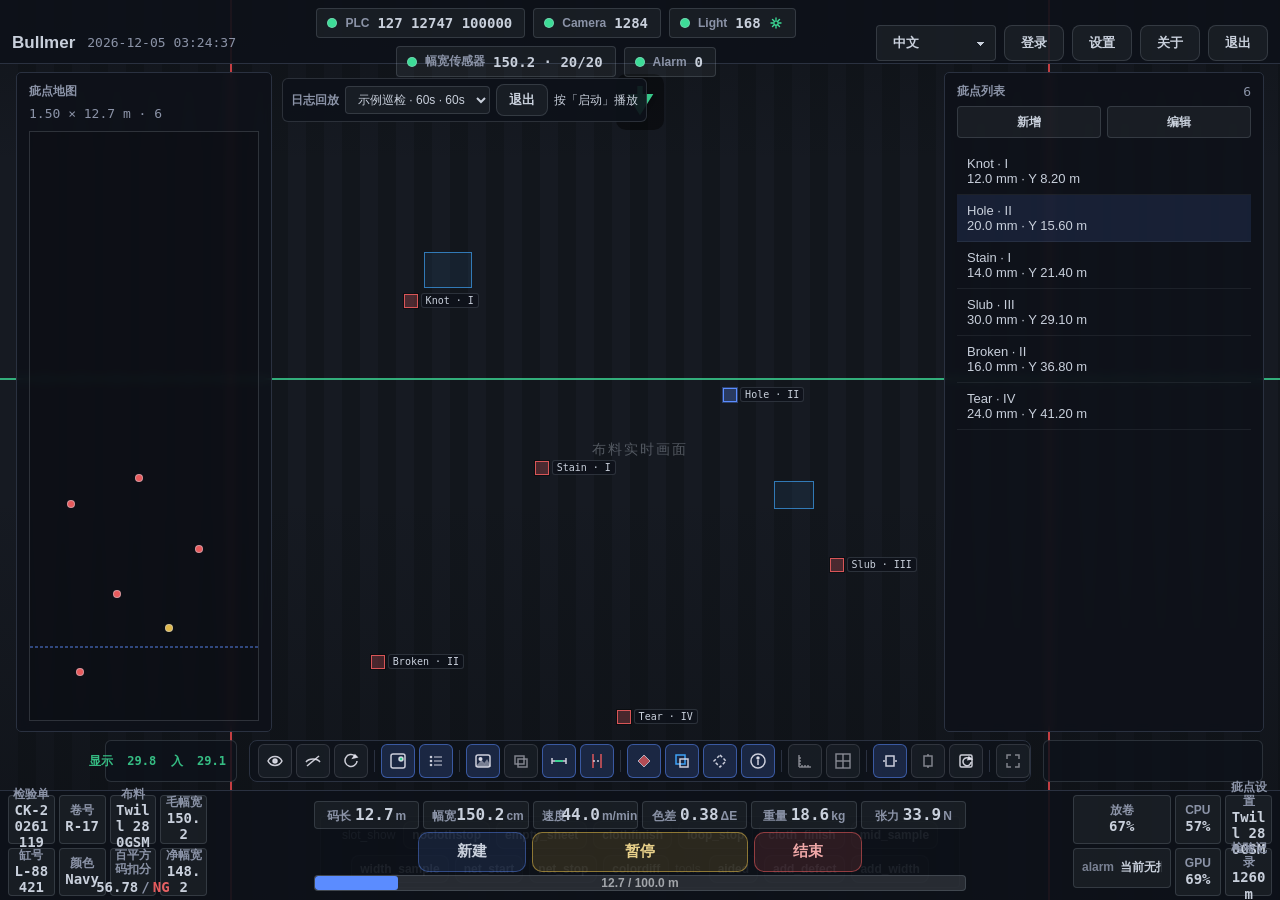
<file: docs/spacex-main.html>
<!DOCTYPE html>
<html lang="zh-CN">
<head>
  <meta charset="UTF-8" />
  <meta name="viewport" content="width=device-width, initial-scale=1.0" />
  <title>CustomUIV3 · SpaceX Ops</title>
  <!-- 与运行端共用同一套设计令牌/弹窗样式；主界面覆盖样式见下方内联块 -->
  <link rel="stylesheet" href="./spacex-theme.css" />
  <style>
    :root {
      /* Ops Console：长时盯屏 — 深炭灰 + 柔对比 + 冷静蓝 */
      --space-black: #0b0e12;
      --spectral: #c9d0dc;
      --muted: #8b93a7;
      --ghost-surface: rgba(201, 208, 220, 0.06);
      --ghost-border: rgba(201, 208, 220, 0.16);
      --ghost-border-strong: rgba(201, 208, 220, 0.28);
      --panel-border: #2a3140;
      --overlay: rgba(11, 14, 18, 0.55);
      --hud-panel: rgba(14, 18, 26, 0.88);
      --hud-panel-hover: rgba(91, 140, 255, 0.12);
      --accent: #5b8cff;
      --accent-soft: rgba(91, 140, 255, 0.18);
      --ok: #3ddc97;
      --warn: #e0b84a;
      --bad: #e85a5c;
      --progress-track: rgba(201, 208, 220, 0.14);
      --progress-fill: #5b8cff;
      /* 系统字体 + 统一字号阶梯 */
      --font: "Segoe UI", "Microsoft YaHei UI", "Microsoft YaHei", sans-serif;
      --font-mono: "Cascadia Mono", "Consolas", "Segoe UI", monospace;
      --fs-xs: 12px;
      --fs-sm: 13px;
      --fs-md: 14px;
      --fs-lg: 15px;
      --fs-xl: 16px;
      --fs-brand: 17px;
    }

    * { box-sizing: border-box; margin: 0; padding: 0; }

    html, body {
      width: 100%;
      height: 100%;
      overflow: hidden;
      background: var(--space-black);
      color: var(--spectral);
      font-family: var(--font);
      font-size: var(--fs-sm);
      font-weight: 400;
      letter-spacing: 0;
      -webkit-font-smoothing: antialiased;
    }

    button, input, select, textarea { font-family: inherit; letter-spacing: 0; }
    button { cursor: pointer; }

    .app {
      display: flex;
      flex-direction: column;
      width: 100%;
      height: 100%;
      min-height: 640px;
      background: var(--space-black);
      overflow: hidden;
    }

    .app.RealTimeDetectionV3 {
      flex-direction: column;
    }

    .app.RealTimeDetectionV3 #SpxStage {
      flex: 1;
      min-height: 0;
      width: 100%;
      height: 100%;
    }

    /* ── Header (stage overlay) ── */
    .header {
      display: grid;
      grid-template-columns: auto 1fr auto;
      align-items: center;
      gap: 10px;
      min-height: 56px;
      max-height: 64px;
      padding: 8px 12px;
      background: rgba(14, 18, 26, 0.92);
      border-bottom: 1px solid var(--panel-border);
      position: absolute;
      top: 0;
      left: 0;
      right: 0;
      z-index: 20;
      pointer-events: auto;
    }

    .minimal-mode #SpxHeaderBar.header {
      background: transparent;
      border-bottom-color: rgba(201, 208, 220, 0.1);
      min-height: 36px;
      max-height: 44px;
      padding: 4px 8px;
      gap: 6px;
    }

    .minimal-mode #SpxHeaderBar .logo { font-size: 12px; font-weight: 700; letter-spacing: 1px; }
    .minimal-mode #SpxHeaderBar .mono { font-size: 11px; }
    .minimal-mode #SpxHeaderBar .lang-select { display: none; }
    /* 对齐 SpxHeaderBar compact：chip 仅圆点+数值 */
    .minimal-mode #SpxHeaderBar .device-chip {
      max-height: 28px;
      padding: 2px 8px 2px 6px;
      gap: 4px;
      background: rgba(201, 208, 220, 0.04);
    }
    .minimal-mode #SpxHeaderBar .device-chip .label { display: none; }
    .minimal-mode #SpxHeaderBar .device-chip .value { font-size: 11px; min-width: 0; }
    /* 右栏：登录/设置/关于/退出全部保留为 32×28 图标钮（对齐 Qt applyRightButtonIcons） */
    .minimal-mode #SpxHeaderBar .header-right .ghost-btn {
      width: 32px;
      min-width: 32px;
      max-width: 32px;
      min-height: 28px;
      max-height: 28px;
      padding: 0;
      font-size: 0;
      line-height: 0;
      position: relative;
    }
    .minimal-mode #SpxHeaderBar .header-right .ghost-btn::before {
      font-size: 13px;
      line-height: 28px;
      color: rgba(220, 226, 236, 0.92);
    }
    .minimal-mode #SpxHeaderBar .header-right .ghost-btn[data-popup="login"]::before { content: "👤"; }
    .minimal-mode #SpxHeaderBar .header-right .ghost-btn[data-popup="systemSettings"]::before { content: "⚙"; }
    .minimal-mode #SpxHeaderBar .header-right .ghost-btn[data-popup="about"]::before { content: "ⓘ"; }
    .minimal-mode #SpxHeaderBar .header-right #btnExit::before { content: "✕"; }

    .header-left,
    .header-center,
    .header-right {
      display: flex;
      align-items: center;
      gap: 8px;
      min-width: 0;
    }

    .header-left { gap: 12px; }
    .header-center { justify-content: center; flex-wrap: wrap; }
    .header-right { justify-content: flex-end; flex-wrap: wrap; }

    .logo {
      font-family: var(--font);
      font-size: var(--fs-brand);
      font-weight: 700;
      letter-spacing: 0;
      color: var(--spectral);
    }

    .mono {
      font-family: var(--font-mono);
      font-size: var(--fs-sm);
      letter-spacing: 0;
      color: var(--muted);
      font-variant-numeric: tabular-nums;
    }

    .device-chip {
      display: flex;
      align-items: center;
      gap: 8px;
      padding: 6px 12px 6px 10px;
      background: var(--ghost-surface);
      border: 1px solid var(--ghost-border);
      border-radius: 4px;
      transition: background 160ms ease;
      max-width: 220px;
    }

    .device-chip:hover { background: rgba(201, 208, 220, 0.16); }

    .device-chip .value {
      white-space: nowrap;
      overflow: hidden;
      text-overflow: ellipsis;
      font-variant-numeric: tabular-nums;
    }

    .dot {
      width: 10px;
      height: 10px;
      border-radius: 50%;
      border: 1px solid rgba(201, 208, 220, 0.35);
      background: #6b6b75;
      flex-shrink: 0;
    }
    .dot.ok { background: var(--ok); }
    .dot.warn { background: var(--warn); }
    .dot.bad { background: var(--bad); }

    .light-mode-ico {
      width: 14px;
      height: 14px;
      flex: 0 0 auto;
      display: inline-block;
      background-repeat: no-repeat;
      background-position: center;
      background-size: 14px 14px;
    }
    .light-mode-ico[data-auto="0"] {
      background-image: url("data:image/svg+xml;utf8,%3Csvg xmlns='http://www.w3.org/2000/svg' viewBox='0 0 14 14' fill='none'%3E%3Ccircle cx='7' cy='7' r='2.2' stroke='%238B93A7' stroke-width='1.35'/%3E%3Cg stroke='%238B93A7' stroke-width='1.35' stroke-linecap='round'%3E%3Cpath d='M7 3.6V2M7 12v-1.6M10.4 7H12M2 7h1.6M9.4 9.4l1.13 1.13M3.47 3.47L4.6 4.6M9.4 4.6l1.13-1.13M3.47 10.53L4.6 9.4'/%3E%3C/g%3E%3C/svg%3E");
    }
    .light-mode-ico[data-auto="1"] {
      background-image: url("data:image/svg+xml;utf8,%3Csvg xmlns='http://www.w3.org/2000/svg' viewBox='0 0 14 14' fill='none'%3E%3Ccircle cx='7' cy='7' r='2.2' stroke='%233DDC97' stroke-width='1.35'/%3E%3Cg stroke='%233DDC97' stroke-width='1.35' stroke-linecap='round'%3E%3Cpath d='M7 3.6V2M7 12v-1.6M10.4 7H12M2 7h1.6M9.4 9.4l1.13 1.13M3.47 3.47L4.6 4.6M9.4 4.6l1.13-1.13M3.47 10.53L4.6 9.4'/%3E%3C/g%3E%3C/svg%3E");
    }

    .label {
      font-size: var(--fs-xs);
      font-weight: 600;
      letter-spacing: 0;
      text-transform: none;
      color: var(--muted);
    }

    .value {
      font-family: var(--font-mono);
      font-size: var(--fs-md);
      font-weight: 600;
      letter-spacing: 0;
      color: var(--spectral);
      font-variant-numeric: tabular-nums;
    }

    .lang-select,
    .ghost-btn,
    .run-btn {
      background: var(--ghost-surface);
      color: var(--spectral);
      border: 1px solid var(--ghost-border);
      border-radius: 8px;
      padding: 8px 16px;
      font-family: var(--font);
      font-size: var(--fs-sm);
      font-weight: 600;
      letter-spacing: 0;
      transition: background 160ms ease, border-color 160ms ease, color 160ms ease;
    }

    .lang-select {
      border-radius: 4px;
      min-width: 120px;
      min-height: 36px;
      appearance: none;
      padding-right: 28px;
      background-image: linear-gradient(45deg, transparent 50%, var(--spectral) 50%),
        linear-gradient(135deg, var(--spectral) 50%, transparent 50%);
      background-position: calc(100% - 14px) 55%, calc(100% - 10px) 55%;
      background-size: 4px 4px, 4px 4px;
      background-repeat: no-repeat;
    }

    .ghost-btn:hover,
    .lang-select:hover { background-color: rgba(201, 208, 220, 0.16); }

    .ghost-btn:active { background-color: rgba(201, 208, 220, 0.22); }

    /* ── Stage ── */
    .stage {
      position: relative;
      flex: 1;
      min-height: 0;
      overflow: hidden;
      background: var(--space-black);
    }

    .fabric {
      position: absolute;
      inset: 0;
      background:
        linear-gradient(180deg, rgba(11,14,18,0.45) 0%, transparent 18%, transparent 55%, rgba(11,14,18,0.58) 100%),
        repeating-linear-gradient(
          90deg,
          #161a22 0px,
          #161a22 18px,
          #12161c 18px,
          #12161c 36px
        ),
        repeating-linear-gradient(
          0deg,
          rgba(201, 208, 220, 0.03) 0px,
          rgba(201, 208, 220, 0.03) 1px,
          transparent 1px,
          transparent 28px
        );
      background-size: auto, 36px 100%, 100% 28px;
      animation: fabric-scroll 18s linear infinite;
    }

    .fabric.paused { animation-play-state: paused; }
    .fabric.vf-no-image {
      background: rgba(11, 14, 18, 0.88);
      animation-play-state: paused;
    }
    .fabric.vf-fit-height {
      background-size: auto, 36px 100%, 100% 28px;
      background-position: 0 0, 50% 0, 0 0;
    }

    .fabric-overlay {
      position: absolute;
      inset: 0;
      pointer-events: none;
      z-index: 2;
    }
    .fabric-label-line {
      border-top: 2px solid rgba(61, 220, 151, 0.85);
      top: 42%;
      bottom: auto;
      height: 0;
      opacity: 0.9;
    }
    .fabric-cloth-edge::before,
    .fabric-cloth-edge::after {
      content: "";
      position: absolute;
      top: 0;
      bottom: 0;
      width: 2px;
      background: rgba(255, 77, 79, 0.75);
    }
    .fabric-cloth-edge::before { left: 18%; }
    .fabric-cloth-edge::after { right: 18%; }
    .fabric-grid {
      background:
        repeating-linear-gradient(90deg, rgba(201,208,220,0.08) 0 1px, transparent 1px 48px),
        repeating-linear-gradient(0deg, rgba(201,208,220,0.08) 0 1px, transparent 1px 48px);
      opacity: 0.55;
    }
    .fabric-frame-border {
      box-shadow: inset 0 0 0 2px rgba(91, 140, 255, 0.45), inset 0 0 0 6px rgba(0, 0, 0, 0.2);
    }

    #stageMarks, #stageDetectionResults {
      position: absolute;
      inset: 0;
      pointer-events: none;
      z-index: 3;
    }
    #stageDetectionResults .detection-box {
      position: absolute;
      border: 1px solid rgba(64, 169, 255, 0.65);
      background: rgba(64, 169, 255, 0.08);
      transform: translate(-50%, -50%);
    }
    .defect-mark .defect-info {
      position: absolute;
      left: 100%;
      top: -2px;
      margin-left: 4px;
      padding: 1px 4px;
      font-family: var(--font-mono);
      font-size: 10px;
      color: var(--spectral);
      white-space: nowrap;
      background: rgba(14, 18, 26, 0.82);
      border: 1px solid var(--ghost-border);
      border-radius: 3px;
    }

    @keyframes fabric-scroll {
      from { background-position: 0 0, 0 0, 0 0; }
      to { background-position: 0 0, 0 0, 0 560px; }
    }

    .fabric-placeholder {
      position: absolute;
      inset: 0;
      z-index: 1;
      display: flex;
      align-items: center;
      justify-content: center;
      letter-spacing: 2px;
      text-transform: none;
      color: rgba(201, 208, 220, 0.35);
      font-size: 14px;
      pointer-events: none;
    }

  #stageMarks {
    pointer-events: none;
  }
  #stageMarks .defect-mark {
    pointer-events: auto;
  }

    .defect-mark {
      position: absolute;
      width: 14px;
      height: 14px;
      border: 1px solid rgba(232, 90, 92, 0.9);
      background: rgba(232, 90, 92, 0.25);
      transform: translate(-50%, -50%);
      box-shadow: 0 0 0 1px rgba(0, 0, 0, 0.4);
      /* 长时盯屏：疵点标记不做无限缩放闪烁 */
    }

    .defect-mark.selected {
      border-color: var(--accent);
      background: rgba(91, 140, 255, 0.28);
      box-shadow: 0 0 0 1px rgba(91, 140, 255, 0.35);
    }

    @keyframes pulse {
      0%, 100% { opacity: 1; }
      50% { opacity: 0.92; }
    }

    .hud-panel {
      position: absolute;
      left: 0;
      top: 0;
      width: 240px;
      height: 240px;
      background: var(--hud-panel);
      border: 1px solid var(--panel-border);
      border-radius: 5px;
      padding: 10px 12px;
      display: flex;
      flex-direction: column;
      gap: 6px;
      backdrop-filter: blur(4px);
      -webkit-backdrop-filter: blur(4px);
      z-index: 10;
      overflow: hidden;
      pointer-events: auto;
    }

    .hud-panel.map { /* x/y/w/h via layoutStageOverlays */ }
    .hud-panel.list { /* x/y/w/h via layoutStageOverlays */ }

    .minimal-mode #SpxDefectMapHud.compact {
      background: rgba(8, 10, 14, 0.35);
      border-color: rgba(201, 208, 220, 0.16);
      padding: 4px 2px;
    }
    .minimal-mode #SpxDefectMapHud.compact .label,
    .minimal-mode #SpxDefectMapHud.compact #mapMeta,
    .minimal-mode #SpxDefectMapHud.compact .map-canvas {
      opacity: 0;
      height: 0;
      margin: 0;
      overflow: hidden;
      pointer-events: none;
    }
    .minimal-mode #SpxDefectListHud.compact {
      background: rgba(10, 12, 18, 0.72);
      border-color: rgba(201, 208, 220, 0.28);
    }
    .minimal-mode #SpxDefectListHud.compact .list-actions .ghost-btn {
      min-width: 28px;
      max-width: 28px;
      padding: 0;
      font-size: 0;
    }
    .minimal-mode #SpxDefectListHud.compact .list-actions .ghost-btn::after {
      font-size: 11px;
      content: "+";
    }
    .minimal-mode #SpxDefectListHud.compact .list-actions #btnDefectEdit::after { content: "✎"; }

    .hud-head {
      display: flex;
      align-items: center;
      justify-content: space-between;
      gap: 8px;
    }

    .list-actions {
      display: flex;
      gap: 6px;
    }

    .list-actions .ghost-btn {
      flex: 1;
      padding: 6px 10px;
      border-radius: 4px;
      min-height: 32px;
      font-size: 12px;
      letter-spacing: 0;
    }

    .map-canvas {
      flex: 1;
      min-height: 120px;
      margin-top: 4px;
      border: 1px solid rgba(201, 208, 220, 0.18);
      background: rgba(0, 0, 0, 0.12);
      position: relative;
      overflow: hidden;
    }

    .map-point {
      position: absolute;
      width: 8px;
      height: 8px;
      border-radius: 50%;
      background: var(--bad);
      border: 1px solid rgba(201, 208, 220, 0.5);
      transform: translate(-50%, -50%);
    }

    .map-point.selected { background: var(--warn); }

    .map-label-line {
      position: absolute;
      left: 0;
      right: 0;
      height: 0;
      border-top: 1.5px dashed rgba(91, 140, 255, 0.9);
      transform: translateY(-50%);
      pointer-events: none;
      z-index: 2;
    }

    .defect-list {
      list-style: none;
      flex: 1;
      overflow: auto;
      margin-top: 4px;
    }

    .defect-list li {
      padding: 8px 10px;
      border-bottom: 1px solid rgba(201, 208, 220, 0.08);
      letter-spacing: 0;
      cursor: pointer;
      transition: background 140ms ease;
    }

    .defect-list li:hover,
    .defect-list li.active { background: var(--hud-panel-hover); }

    .defect-list .d-compact { display: none; }
    /* 全屏极简：列表收成「名称 - 码长」单行（对齐 SpxDefectListHud compact） */
    .minimal-mode #SpxDefectListHud .defect-list li {
      padding: 5px 6px;
      font-size: 11px;
      line-height: 1.35;
      white-space: nowrap;
      overflow: hidden;
      text-overflow: ellipsis;
    }
    .minimal-mode #SpxDefectListHud .defect-list li .d-title,
    .minimal-mode #SpxDefectListHud .defect-list li .d-meta,
    .minimal-mode #SpxDefectListHud .defect-list li br { display: none; }
    .minimal-mode #SpxDefectListHud .defect-list li .d-compact {
      display: block;
      white-space: nowrap;
      overflow: hidden;
      text-overflow: ellipsis;
    }

    /* 全屏极简不展示 slot_show 演示按钮 */
    .minimal-mode .demo-show { display: none !important; }

    .defect-list::-webkit-scrollbar { width: 6px; }
    .defect-list::-webkit-scrollbar-thumb {
      background: rgba(201, 208, 220, 0.22);
      border-radius: 3px;
    }

    /* ── Bottom HUD (stage overlay) ── */
    .bottom {
      display: flex;
      flex-direction: row;
      align-items: center;
      justify-content: space-between; /* 中间定宽后，剩余 33% 留在两侧空隙 */
      gap: 8px;
      min-height: 110px;
      max-height: 128px;
      padding: 4px 8px;
      background: rgba(14, 18, 26, 0.92);
      border-top: 1px solid var(--panel-border);
      position: absolute;
      left: 0;
      right: 0;
      bottom: 0;
      z-index: 20;
      pointer-events: auto;
      box-sizing: border-box;
    }

    .minimal-mode #SpxBottomHud.bottom {
      background: transparent;
      border-top-color: rgba(201, 208, 220, 0.1);
      min-height: 75px;
      max-height: 75px;
      gap: 8px;
      padding: 2px 6px;
      align-items: flex-end;
      justify-content: flex-start; /* 紧凑：左|中(拉伸)|右，无 33% 留白 */
    }
    /* 全屏极简：对齐 SpxBottomHud 紧凑常量
       码表 24 · 左右 chip 28 · 操作钮 40 · 进度 3 · 栏高 75 */
    .minimal-mode #SpxBottomHud .meter {
      min-height: 24px;
      max-height: 24px;
      padding: 0 4px;
      gap: 2px;
      flex-direction: row;
      align-items: center;
    }
    .minimal-mode #SpxBottomHud .side-col {
      align-self: flex-end;
      justify-content: flex-end;
    }
    .minimal-mode #SpxBottomHud .side-col .side-grid {
      grid-template-columns: repeat(auto-fit, minmax(0, auto));
      grid-template-rows: auto;
      grid-auto-flow: column;
      align-content: end;
      gap: 4px;
      height: auto;
    }
    /* 左：隐藏颜色/布料/四分（对齐 Qt keep=检验单·缸·卷·毛·净） */
    .minimal-mode #SpxBottomHud .side-left .chip:has(#fabricColor),
    .minimal-mode #SpxBottomHud .side-left .chip:has(#fabricName),
    .minimal-mode #SpxBottomHud .side-left .chip-fp {
      display: none !important;
    }
    .minimal-mode #SpxBottomHud .side-col .chip {
      min-height: 28px;
      max-height: 28px;
      height: 28px;
      padding: 2px 6px;
      flex-direction: row;
      width: auto;
      min-width: 0;
    }
    .minimal-mode #SpxBottomHud .meter .label,
    .minimal-mode #SpxBottomHud .side-col .chip .label { display: none; }
    /* 右：疵点/记录/放卷 → 28px 图标；CPU/GPU 数值；报警保留标题 */
    .minimal-mode #SpxBottomHud .side-right .side-grid {
      direction: ltr;
      display: flex;
      flex-direction: row;
      flex-wrap: nowrap;
      align-items: center;
      justify-content: flex-end;
      gap: 4px;
      width: 100%;
    }
    .minimal-mode #SpxBottomHud .side-right .chip[data-popup="defectSettings"],
    .minimal-mode #SpxBottomHud .side-right .chip[data-popup="records"],
    .minimal-mode #SpxBottomHud .side-right .chip[data-popup="unwind"] {
      width: 28px;
      min-width: 28px;
      max-width: 28px;
      padding: 0;
      font-size: 0;
      position: relative;
    }
    .minimal-mode #SpxBottomHud .side-right .chip[data-popup="defectSettings"] .chip-value,
    .minimal-mode #SpxBottomHud .side-right .chip[data-popup="records"] .chip-value,
    .minimal-mode #SpxBottomHud .side-right .chip[data-popup="unwind"] .chip-value {
      display: none;
    }
    .minimal-mode #SpxBottomHud .side-right .chip[data-popup="defectSettings"]::before,
    .minimal-mode #SpxBottomHud .side-right .chip[data-popup="records"]::before,
    .minimal-mode #SpxBottomHud .side-right .chip[data-popup="unwind"]::before {
      font-size: 13px;
      line-height: 28px;
      color: rgba(220, 226, 236, 0.92);
    }
    .minimal-mode #SpxBottomHud .side-right .chip[data-popup="defectSettings"]::before { content: "✦"; }
    .minimal-mode #SpxBottomHud .side-right .chip[data-popup="records"]::before { content: "☰"; }
    .minimal-mode #SpxBottomHud .side-right .chip[data-popup="unwind"]::before { content: "↻"; }
    .minimal-mode #SpxBottomHud .side-right .chip[data-popup="cpu"],
    .minimal-mode #SpxBottomHud .side-right .chip[data-popup="gpu"] {
      min-width: 48px;
      width: auto;
      flex: 0 0 auto;
    }
    .minimal-mode #SpxBottomHud .alarm-chip {
      min-height: 28px;
      max-height: 28px;
      height: 28px;
      padding: 2px 8px;
      flex: 1 1 auto;
      min-width: 96px;
    }
    .minimal-mode #SpxBottomHud .alarm-chip .label { display: inline; font-size: 11px; }
    .minimal-mode #SpxBottomHud .chip-value,
    .minimal-mode #SpxBottomHud .meter-value { font-size: 12px; }
    .minimal-mode #SpxBottomHud .run-btn,
    .minimal-mode #SpxBottomHud .ghost-btn.act-new,
    .minimal-mode #SpxBottomHud .ghost-btn.act-finish {
      min-height: 40px;
      max-height: 40px;
      padding: 4px 12px;
    }
    .minimal-mode #SpxBottomHud .ghost-btn.act-new,
    .minimal-mode #SpxBottomHud .ghost-btn.act-finish { min-width: 108px; }
    .minimal-mode #SpxBottomHud .run-btn { min-width: 216px; }
    .minimal-mode #SpxBottomHud .progress-wrap { height: 3px; }
    .minimal-mode #SpxBottomHud .progress-text { display: none; }
    .minimal-mode #SpxBottomHud .center-col {
      gap: 2px;
      align-self: flex-start;
      flex: 1 1 auto;
      min-width: 0;
    }
    .minimal-mode #SpxBottomHud .action-row { gap: 6px; }
    .minimal-mode #SpxBottomHud .meter-row { gap: 10px; }

    #SpxViewToggleBar {
      position: absolute;
      z-index: 16;
      display: flex;
      align-items: center;
      gap: 4px;
      padding: 4px 8px;
      height: 42px;
      background: rgba(14, 18, 26, 0.9);
      border: 1px solid var(--panel-border);
      border-radius: 8px;
      pointer-events: auto;
    }
    #SpxViewToggleBar.compact {
      background: transparent;
      border-color: rgba(201, 208, 220, 0.12);
    }
    #SpxViewToggleBar .spx-vbtn {
      width: 34px;
      height: 34px;
      padding: 4px;
      border-radius: 6px;
      border: 1px solid rgba(201, 208, 220, 0.14);
      background: rgba(201, 208, 220, 0.05);
      color: rgba(240, 240, 250, 0.88);
      display: inline-flex;
      align-items: center;
      justify-content: center;
      flex: 0 0 auto;
    }
    #SpxViewToggleBar.compact .spx-vbtn {
      background: transparent;
      border-color: rgba(201, 208, 220, 0.18);
    }
    #SpxViewToggleBar .spx-vbtn:hover { background: rgba(201, 208, 220, 0.1); }
    #SpxViewToggleBar .spx-vbtn:checked,
    #SpxViewToggleBar .spx-vbtn[aria-pressed="true"] {
      background: var(--accent-soft);
      border-color: rgba(91, 140, 255, 0.5);
    }
    #SpxViewToggleBar .spx-vbtn svg { width: 20px; height: 20px; display: block; }
    #SpxViewToggleBar .spx-vsep {
      width: 1px;
      height: 22px;
      background: var(--panel-border);
      flex: 0 0 auto;
      margin: 0 2px;
    }
    #SpxViewToggleBar.compact .spx-vsep { background: rgba(201, 208, 220, 0.18); }

    #SpxFpsHud, #SpxCoordHud {
      position: absolute;
      z-index: 16;
      display: flex;
      align-items: center;
      justify-content: flex-end;
      min-height: 28px;
      padding: 4px 10px;
      background: rgba(14, 18, 26, 0.85);
      border: 1px solid var(--ghost-border);
      border-radius: 6px;
      font-family: var(--font-mono);
      font-size: 12px;
      font-weight: 600;
      font-variant-numeric: tabular-nums;
      pointer-events: none;
      white-space: pre;
    }
    #SpxFpsHud { color: rgba(61, 220, 151, 0.85); justify-content: flex-end; }
    #SpxCoordHud { color: var(--muted); justify-content: flex-start; min-width: 220px; }

    #SpxRunDirectionHud {
      position: absolute;
      z-index: 14;
      width: 48px;
      height: 56px;
      border-radius: 10px;
      background: rgba(0, 0, 0, 0.45);
      display: flex;
      align-items: center;
      justify-content: center;
      pointer-events: none;
    }
    #SpxRunDirectionHud svg { width: 32px; height: 40px; filter: drop-shadow(0 1px 2px rgba(0,0,0,0.35)); }
    #SpxRunDirectionHud.forward svg { color: rgba(61, 220, 151, 0.9); }
    #SpxRunDirectionHud.reverse svg { color: rgba(255, 77, 79, 0.9); }
    #SpxRunDirectionHud.dim svg { opacity: 0.55; }
    .minimal-mode #SpxRunDirectionHud { display: none !important; }

    .side-col {
      display: flex;
      flex-direction: column;
      gap: 4px;
      justify-content: center;
      align-self: center;
      flex: 0 0 auto;
      min-width: 0;
      height: auto;
      max-height: 100%;
      box-sizing: border-box;
    }

    /* 左右统一 4 列 × 2 行，总体宽度一致 */
    .side-grid {
      display: grid;
      grid-template-columns: repeat(4, minmax(0, 1fr));
      grid-template-rows: repeat(2, auto);
      grid-auto-flow: column;
      align-content: center;
      gap: 4px;
      width: 100%;
      height: auto;
      min-height: 0;
    }

    .side-col.side-left .side-grid {
      direction: ltr;
      width: 100%;
    }

    /* 右栏靠右：RTL 最右列先排；视觉从左到右仍为 放卷/报警(跨2) | CPU/GPU | 疵点/记录 */
    .side-col.side-right {
      justify-content: center;
      align-items: stretch;
    }
    .side-col.side-right .side-grid {
      direction: rtl;
      grid-template-columns: repeat(4, minmax(0, 1fr));
      grid-auto-flow: dense;
      justify-content: end;
      width: 100%;
    }

    .side-col.side-right .chip {
      direction: ltr;
    }
    /* RTL 下 column 1 = 屏幕最右侧 */
    .side-col.side-right .chip[data-popup="defectSettings"] { grid-column: 1; grid-row: 1; }
    .side-col.side-right .chip[data-popup="records"] { grid-column: 1; grid-row: 2; }
    .side-col.side-right .chip[data-popup="cpu"] { grid-column: 2; grid-row: 1; }
    .side-col.side-right .chip[data-popup="gpu"] { grid-column: 2; grid-row: 2; }
    .side-col.side-right .chip[data-popup="unwind"] { grid-column: 3 / span 2; grid-row: 1; }
    .side-col.side-right .chip.alarm-chip { grid-column: 3 / span 2; grid-row: 2; }

    .chip {
      display: flex;
      flex-direction: column;
      align-items: center;
      justify-content: center;
      gap: 0;
      box-sizing: border-box;
      min-width: 0;
      width: 100%;
      height: auto;
      min-height: 40px;
      padding: 4px 4px;
      background: var(--ghost-surface);
      border: 1px solid var(--ghost-border);
      border-radius: 4px;
      text-align: center;
      color: inherit;
      font: inherit;
      transition: background 160ms ease;
    }

    .chip:hover { background: rgba(201, 208, 220, 0.16); }

    .chip .label {
      font-size: var(--fs-xs);
      font-weight: 600;
      letter-spacing: 0;
      line-height: 1.15;
      text-transform: none;
    }

    .chip .chip-value {
      font-family: var(--font-mono);
      font-size: var(--fs-md);
      font-weight: 600;
      letter-spacing: 0;
      color: var(--spectral);
      word-break: break-all;
      line-height: 1.15;
      font-variant-numeric: tabular-nums;
    }

    .chip.span-2 { grid-row: 1 / -1; grid-column: span 2; }
    .chip.chip-fp {
      min-height: 40px;
      gap: 2px;
    }
    .chip-fp-vals {
      display: inline-flex;
      align-items: baseline;
      justify-content: center;
      gap: 2px;
      font-family: var(--font-mono);
      font-size: var(--fs-md) !important;
      font-weight: 600;
      line-height: 1.15;
      font-variant-numeric: tabular-nums;
      white-space: nowrap;
    }
    .chip-fp-vals .fp-sep {
      color: var(--muted);
      font-weight: 600;
      margin: 0 1px;
    }
    .chip-fp-vals .fp-ok { color: var(--ok); }
    .chip-fp-vals .fp-ng { color: var(--bad); }
    /* 报警芯片：单行紧凑，避免 span-2 双行过高被中间晕影盖住 */
    .chip.alarm-chip {
      flex-direction: row;
      align-items: center;
      justify-content: flex-start;
      gap: 6px;
      text-align: left;
      padding: 4px 8px;
      min-height: 40px;
      max-height: 40px;
      min-width: 0;
      overflow: hidden;
    }
    .chip.alarm-chip .label {
      flex: 0 0 auto;
      text-align: left;
      transform: none;
      font-size: var(--fs-xs);
      opacity: 0.85;
    }
    .chip.alarm-chip .chip-value {
      flex: 1 1 auto;
      min-width: 0;
      font-family: var(--font);
      font-size: var(--fs-xs);
      font-weight: 600;
      letter-spacing: 0;
      text-align: left;
      white-space: nowrap;
      overflow: hidden;
      word-break: normal;
      line-height: 1.2;
    }
    .chip.alarm-chip.active {
      border-color: rgba(232, 90, 92, 0.65);
      background: rgba(232, 90, 92, 0.12);
    }
    .chip.alarm-chip.active .chip-value {
      color: #E85A5C;
    }
    .alarm-ticker-viewport {
      display: block;
      overflow: hidden;
      width: 100%;
      mask-image: linear-gradient(90deg, transparent, #000 6%, #000 94%, transparent);
    }
    .alarm-ticker-track {
      display: inline-block;
      padding-left: 100%;
      animation: spx-alarm-marquee 12s linear infinite;
    }
    .chip.alarm-chip:not(.active) .alarm-ticker-track {
      padding-left: 0;
      animation: none;
    }
    @keyframes spx-alarm-marquee {
      0% { transform: translateX(0); }
      100% { transform: translateX(-100%); }
    }

    .center-col {
      display: flex;
      flex-direction: column;
      align-items: center;
      justify-content: center;
      align-self: center;
      gap: 3px;
      flex: 0 0 auto;
      min-width: 0;
      width: auto;
      height: auto;
      max-height: 100%;
      box-sizing: border-box;
    }

    .meter-row {
      display: flex;
      gap: 4px;
      justify-content: center;
      flex-wrap: nowrap;
      width: 100%;
    }

    /* 横排：标签 + 数值 + 单位，单行放大字号不抬高 */
    .meter {
      flex: 1 1 0;
      min-width: 0;
      max-width: 160px;
      padding: 5px 8px;
      border-radius: 4px;
      border: 1px solid var(--ghost-border);
      background: var(--ghost-surface);
      display: flex;
      flex-direction: row;
      align-items: baseline;
      justify-content: center;
      gap: 4px;
      color: inherit;
      font: inherit;
      white-space: nowrap;
    }

    .meter .label {
      font-size: var(--fs-xs);
      font-weight: 600;
      letter-spacing: 0;
      line-height: 1;
      flex-shrink: 0;
      text-transform: none;
    }

    .meter .meter-value {
      display: inline-flex;
      align-items: baseline;
      justify-content: center;
      gap: 2px;
      line-height: 1;
      min-width: 0;
    }

    .meter .chip-value {
      font-family: var(--font-mono);
      font-size: var(--fs-xl);
      font-weight: 600;
      letter-spacing: 0;
      font-variant-numeric: tabular-nums;
      color: var(--spectral);
      line-height: 1;
    }

    .meter .meter-unit {
      font-size: var(--fs-xs);
      font-weight: 600;
      letter-spacing: 0;
      color: var(--muted);
      text-transform: none;
      flex-shrink: 0;
    }

    .action-row {
      display: flex;
      gap: 6px;
      justify-content: center;
      width: 100%;
      flex-shrink: 0;
    }

    .action-row .ghost-btn,
    .action-row .run-btn {
      min-width: 108px;
      min-height: 40px;
      padding: 8px 16px;
      border-radius: 10px;
      font-family: var(--font);
      font-size: var(--fs-lg);
      font-weight: 600;
      letter-spacing: 0;
    }

    .action-row .run-btn,
    .action-row #btnRun {
      min-width: 216px;
    }

    /* 主操作语义色：新建 Accent / 启动绿·暂停黄 / 开始绿·结束红 */
    .action-row .act-new {
      background: rgba(91, 140, 255, 0.12);
      border-color: rgba(91, 140, 255, 0.4);
    }
    .action-row .act-new:hover {
      background: rgba(91, 140, 255, 0.2);
    }

    .action-row .act-finish {
      background: rgba(232, 90, 92, 0.14);
      border-color: rgba(232, 90, 92, 0.55);
      color: #f0a8a8;
    }
    .action-row .act-finish:hover {
      background: rgba(232, 90, 92, 0.24);
    }
    .action-row .act-finish.as-start {
      background: rgba(61, 220, 151, 0.12);
      border-color: rgba(61, 220, 151, 0.5);
      color: #8fe0bc;
    }
    .action-row .act-finish.as-start:hover {
      background: rgba(61, 220, 151, 0.22);
    }

    .run-btn {
      background: rgba(61, 220, 151, 0.12);
      border: 1px solid rgba(61, 220, 151, 0.5);
      color: #8fe0bc;
      font-family: var(--font);
      font-size: var(--fs-lg);
      font-weight: 600;
      letter-spacing: 0;
    }

    .run-btn:hover { background: rgba(61, 220, 151, 0.22); }
    .run-btn:active { transform: translateY(1px) scale(0.99); }
    .run-btn.busy {
      background: rgba(61, 220, 151, 0.26);
      border-color: rgba(61, 220, 151, 0.8);
      pointer-events: none;
      animation: spx-act-pulse 180ms ease-out;
    }

    .run-btn.running {
      background: rgba(224, 184, 74, 0.14);
      border-color: rgba(224, 184, 74, 0.55);
      color: #e8d08a;
    }
    .run-btn.running:hover {
      background: rgba(224, 184, 74, 0.24);
    }
    .run-btn.running.busy {
      background: rgba(224, 184, 74, 0.28);
      border-color: rgba(224, 184, 74, 0.8);
      animation: spx-act-pulse 180ms ease-out;
    }

    .action-row .act-new:active,
    .action-row .act-finish:active {
      transform: translateY(1px) scale(0.99);
    }
    .action-row .act-new.busy,
    .action-row .act-finish.busy {
      filter: brightness(1.08);
      pointer-events: none;
      animation: spx-act-pulse 180ms ease-out;
    }
    @keyframes spx-act-pulse {
      0% { opacity: 1; transform: scale(1); }
      32% { opacity: 0.7; transform: scale(0.97); }
      100% { opacity: 1; transform: scale(1); }
    }
    .spx-click-fx {
      animation: spx-act-pulse 180ms ease-out;
    }
    .chip.spx-click-fx,
    .ghost-btn.spx-click-fx,
    .spx-vbtn.spx-click-fx {
      border-color: rgba(91, 140, 255, 0.65) !important;
      background-color: rgba(91, 140, 255, 0.16) !important;
    }

    .progress-wrap {
      width: 100%;
      height: 16px;
      border: 1px solid var(--ghost-border);
      border-radius: 4px;
      background: var(--progress-track);
      position: relative;
      overflow: hidden;
    }

    .progress-fill {
      height: 100%;
      width: 0%;
      background: var(--progress-fill);
      border-radius: 3px;
      transition: width 280ms ease;
    }

    .progress-text {
      position: absolute;
      inset: 0;
      display: flex;
      align-items: center;
      justify-content: center;
      font-size: 12px;
      font-weight: 700;
      letter-spacing: 0;
      color: var(--spectral);
      mix-blend-mode: difference;
    }

    .toast {
      position: absolute;
      left: 50%;
      bottom: 24px;
      transform: translateX(-50%) translateY(12px);
      padding: 10px 18px;
      background: rgba(0, 0, 0, 0.78);
      border: 1px solid var(--ghost-border-strong);
      border-radius: 4px;
      letter-spacing: 0;
      text-transform: none;
      opacity: 0;
      pointer-events: none;
      transition: opacity 180ms ease, transform 180ms ease;
      z-index: 30;
    }

    .toast.show {
      opacity: 1;
      transform: translateX(-50%) translateY(0);
    }

    @media (max-width: 1200px) {
      .header { padding: 6px 8px; gap: 6px; }
      .device-chip { padding: 5px 8px; gap: 6px; }
      .device-chip .value { font-size: 12px; }
      .ghost-btn, .lang-select { padding: 6px 12px; }
      .lang-select { min-width: 96px; }
      .meter { min-width: 64px; }
      .bottom {
        max-height: 120px;
      }
    }

    @media (max-width: 900px) {
      .header-right .ghost-btn:nth-child(n+3):nth-child(-n+4) { display: none; }
      .logo { font-size: var(--fs-lg); letter-spacing: 0; }
      .mono { font-size: var(--fs-xs); }
    }

    @media (prefers-reduced-motion: reduce) {
      .fabric, .defect-mark { animation: none !important; }
    }

    /* ── preview only ── */
.demo-show {
      position: absolute;
      left: 50%;
      bottom: 12px;
      transform: translateX(-50%);
      z-index: 8;
      display: flex;
      align-items: center;
      flex-wrap: wrap;
      justify-content: center;
      gap: 6px;
      max-width: min(920px, calc(100% - 24px));
      padding: 4px 8px;
      background: rgba(0, 0, 0, 0.45);
      border: 1px solid rgba(201, 208, 220, 0.18);
      border-radius: 4px;
      pointer-events: auto;
    }
    .demo-show .demo-label {
      color: var(--muted);
      font-size: 12px;
      letter-spacing: 0;
      text-transform: none;
      white-space: nowrap;
      margin-right: 2px;
    }
    .demo-show .ghost-btn {
      min-height: 28px;
      padding: 4px 8px;
      font-size: 12px;
      letter-spacing: 0;
    }

    /* ── log playback bar ── */
    .log-bar {
      position: absolute;
      z-index: 19;
      display: flex;
      align-items: center;
      gap: 6px;
      padding: 5px 8px;
      background: rgba(14, 18, 26, 0.92);
      border: 1px solid var(--ghost-border);
      border-radius: 6px;
      font-size: 12px;
      color: var(--muted);
      pointer-events: auto;
      max-width: min(620px, calc(100% - 32px));
    }
    .log-bar[hidden] { display: none !important; }
    .log-bar .log-label { font-weight: 600; white-space: nowrap; }
    .log-bar select {
      min-width: 140px;
      max-width: 240px;
      background: var(--ghost-surface);
      color: var(--spectral);
      border: 1px solid var(--ghost-border);
      border-radius: 4px;
      padding: 5px 8px;
      font: inherit;
    }
    .log-bar .log-meta {
      font-family: var(--font-mono);
      color: var(--spectral);
      font-variant-numeric: tabular-nums;
      white-space: nowrap;
    }
    .minimal-mode .log-bar { padding: 3px 6px; }

    </style>
</head>
<body>
  <div class="app RealTimeDetectionV3" id="app">
    <main class="stage" id="SpxStage">
      <div class="fabric" id="fabric"></div>
      <div class="fabric-placeholder" id="fabricHint">Fabric Live View</div>
      <div class="fabric-overlay fabric-label-line" id="fabricLabelLine" hidden></div>
      <div class="fabric-overlay fabric-cloth-edge" id="fabricClothEdge" hidden></div>
      <div class="fabric-overlay fabric-grid" id="fabricGrid" hidden></div>
      <div class="fabric-overlay fabric-frame-border" id="fabricFrameBorder" hidden></div>
      <div id="stageMarks"></div>
      <div id="stageDetectionResults" hidden></div>

      <aside class="hud-panel map" id="SpxDefectMapHud">
        <div class="label" id="mapTitle">Defect Map</div>
        <div class="mono" id="mapMeta">1.50 × 42.0 m  ·  5</div>
        <div class="map-canvas" id="mapCanvas"></div>
      </aside>

      <aside class="hud-panel list" id="SpxDefectListHud">
        <div class="hud-head">
          <span class="label" id="listTitle">Defect List</span>
          <span class="mono" id="listMeta">5</span>
        </div>
        <div class="list-actions">
          <button class="ghost-btn" type="button" id="btnDefectAdd" data-i18n="add_defect">新增</button>
          <button class="ghost-btn" type="button" id="btnDefectEdit" data-i18n="edit_defect">编辑</button>
        </div>
        <ul class="defect-list" id="defectList"></ul>
      </aside>

      <header class="header" id="SpxHeaderBar">
        <div class="header-left">
          <div class="logo">Bullmer</div>
          <div class="mono" id="clock">2026-11-19  22:16:00</div>
        </div>
        <div class="header-center">
          <button class="device-chip" type="button" data-popup="plc" title="x y ty">
            <span class="dot ok" id="plcDot"></span>
            <span class="label">PLC</span>
            <span class="value" id="plcVal">120 12400 100000</span>
          </button>
          <button class="device-chip" type="button" data-popup="camera" title="frames">
            <span class="dot ok" id="camDot"></span>
            <span class="label">Camera</span>
            <span class="value" id="camVal">1280</span>
          </button>
          <button class="device-chip" type="button" data-popup="light" title="auto / brightness">
            <span class="dot ok" id="lightDot"></span>
            <span class="label">Light</span>
            <span class="value" id="lightVal">180</span>
            <span class="light-mode-ico" id="lightModeIco" data-auto="1" aria-hidden="true"></span>
          </button>
          <button class="device-chip" type="button" data-popup="widthSensor" title="width · crop L/R">
            <span class="dot ok" id="widthSnsDot"></span>
            <span class="label" id="widthSnsLab">Width</span>
            <span class="value" id="widthSnsVal">152.0 · 20/20</span>
          </button>
          <button class="device-chip" type="button" data-popup="alarm">
            <span class="dot ok" id="alarmDot"></span>
            <span class="label">Alarm</span>
            <span class="value" id="alarmVal">0</span>
          </button>
        </div>
        <div class="header-right">
          <select class="lang-select" id="lang" aria-label="Language">
            <option value="zh-CN">中文</option>
            <option value="en">English</option>
            <option value="vi-VN">Tiếng Việt</option>
            <option value="pt-PT">Português</option>
            <option value="de-DE">Deutsch</option>
          </select>
          <button class="ghost-btn" type="button" data-popup="login">Login</button>
          <button class="ghost-btn" type="button" data-popup="systemSettings">Settings</button>
          <button class="ghost-btn" type="button" data-popup="about">About</button>
          <button class="ghost-btn" type="button" id="btnExit">Exit</button>
        </div>
      </header>

      <div id="SpxRunDirectionHud" class="forward" aria-hidden="true">
        <svg viewBox="0 0 24 28" fill="currentColor" aria-hidden="true"><path d="M12 24 L22 8 H14 V2 H10 V8 H2 Z"/></svg>
      </div>
      <div id="SpxViewToggleBar" role="toolbar" aria-label="View toggles"></div>
      <div id="SpxFpsHud">显示 30.0  入 28.5</div>
      <div id="SpxCoordHud" hidden></div>

      <div class="toast" id="toast"></div>

      <!-- 日志回放：静态文件放在 ./logs/ 下（index.js 注册） -->
      <div class="log-bar" id="spxLogBar" hidden>
        <span class="log-label" data-i18n="log_playback">日志回放</span>
        <select id="logSelect" aria-label="Playback log"></select>
        <button class="ghost-btn compact" type="button" id="btnLogStop" data-i18n="log_exit">退出</button>
        <span class="log-meta" id="logMeta">—</span>
      </div>

      <!-- preview: RealTimeDetection::slot_show 基本信息弹窗 + 工具页 -->
      <div class="demo-show" aria-label="slot_show demo">
        <span class="demo-label">slot_show</span>
        <button class="ghost-btn" type="button" data-popup="noclothstop">noclothstop</button>
        <button class="ghost-btn" type="button" data-popup="empty_sheet_stop">empty_sheet</button>
        <button class="ghost-btn" type="button" data-popup="noclothstop_clothfinish">clothfinish</button>
        <button class="ghost-btn" type="button" data-popup="loop_stop">loop_stop</button>
        <button class="ghost-btn" type="button" data-popup="cloth_finish_stop">cloth_finish</button>
        <button class="ghost-btn" type="button" data-popup="mid_sample_stop">mid_sample</button>
        <button class="ghost-btn" type="button" data-popup="width_sample_stop">width_sample</button>
        <button class="ghost-btn" type="button" data-popup="netWidthNeedStart">net_start</button>
        <button class="ghost-btn" type="button" data-popup="netWidthNeedStop">net_stop</button>
        <button class="ghost-btn" type="button" data-popup="colordiffalarm">colordiff</button>
        <span class="demo-label">tools</span>
        <button class="ghost-btn" type="button" data-popup="defectAidedSelection">aided</button>
        <button class="ghost-btn" type="button" data-popup="artificalAddDefect">add_defect</button>
        <button class="ghost-btn" type="button" data-popup="artificalAddWidth">add_width</button>
      </div>

    <footer class="bottom" id="SpxBottomHud">
      <div class="side-col side-left">
        <div class="side-grid">
          <button class="chip" type="button" data-popup="erpEditSheet">
            <span class="label" data-i18n="check_id">Check ID</span>
            <span class="chip-value" id="checkId">CK-20261119</span>
          </button>
          <button class="chip" type="button" data-popup="erpEditSheet">
            <span class="label" data-i18n="lot">Lot</span>
            <span class="chip-value" id="lotNo">L-88421</span>
          </button>
          <button class="chip" type="button" data-popup="erpEditSheet">
            <span class="label" data-i18n="roll">Roll</span>
            <span class="chip-value" id="rollNo">R-17</span>
          </button>
          <button class="chip" type="button" data-popup="erpEditSheet">
            <span class="label" data-i18n="color">Color</span>
            <span class="chip-value" id="fabricColor">Navy</span>
          </button>
          <button class="chip" type="button" data-popup="erpEditSheet">
            <span class="label" data-i18n="fabric_name">Fabric</span>
            <span class="chip-value" id="fabricName">Twill 280GSM</span>
          </button>
          <button class="chip chip-fp" type="button" data-popup="fourPoints" title="百平方码扣分 / OK·NG">
            <span class="label" data-i18n="fp_per100sq">百平方码扣分</span>
            <span class="chip-value chip-fp-vals">
              <b id="fpPer100Sq">0.00</b><span class="fp-sep">/</span><b id="fpResult" class="fp-ok">OK</b>
            </span>
          </button>
          <button class="chip" type="button" data-popup="width">
            <span class="label" data-i18n="gross_width">毛幅宽</span>
            <span class="chip-value" id="grossWidth">150.0</span>
          </button>
          <button class="chip" type="button" data-popup="artificalAddWidth">
            <span class="label" data-i18n="net_width">净幅宽</span>
            <span class="chip-value" id="netWidthChip">148.2</span>
          </button>
        </div>
      </div>

      <div class="center-col">
        <!-- 与全屏一致：码表 → 操作 → 进度 -->
        <div class="meter-row">
          <button class="meter" type="button" data-popup="length">
            <span class="label" data-i18n="length">Length</span>
            <span class="meter-value">
              <span class="chip-value" id="meterLength">12.4</span>
              <span class="meter-unit">m</span>
            </span>
          </button>
          <button class="meter" type="button" data-popup="width">
            <span class="label" data-i18n="width">Width</span>
            <span class="meter-value">
              <span class="chip-value" id="meterWidth">150.0</span>
              <span class="meter-unit">cm</span>
            </span>
          </button>
          <button class="meter" type="button" data-popup="speed">
            <span class="label" data-i18n="speed">Speed</span>
            <span class="meter-value">
              <span class="chip-value" id="meterSpeed">42.0</span>
              <span class="meter-unit">m/min</span>
            </span>
          </button>
          <button class="meter" type="button" data-popup="colorDiff">
            <span class="label" data-i18n="color_diff">ΔE</span>
            <span class="meter-value">
              <span class="chip-value" id="meterColorDiff">0.42</span>
              <span class="meter-unit">ΔE</span>
            </span>
          </button>
          <button class="meter" type="button" data-popup="weight">
            <span class="label" data-i18n="weight">Weight</span>
            <span class="meter-value">
              <span class="chip-value" id="meterWeight">18.6</span>
              <span class="meter-unit">kg</span>
            </span>
          </button>
          <button class="meter" type="button" data-popup="tension">
            <span class="label" data-i18n="tension">Tension</span>
            <span class="meter-value">
              <span class="chip-value" id="meterTension">32.0</span>
              <span class="meter-unit">N</span>
            </span>
          </button>
        </div>
        <div class="action-row">
          <button class="ghost-btn act-new" type="button" data-popup="erpNewSheet" data-i18n="new_sheet">New</button>
          <button class="run-btn" type="button" id="btnRun" data-i18n="start">Start</button>
          <button class="ghost-btn act-finish" type="button" data-popup="finishSheet" data-i18n="finish_sheet">Finish</button>
        </div>
        <div class="progress-wrap" aria-label="progress">
          <div class="progress-fill" id="progressFill"></div>
          <div class="progress-text" id="progressText">12.4 / 100.0 m</div>
        </div>
      </div>

      <div class="side-col side-right">
        <div class="side-grid">
          <button class="chip" type="button" data-popup="defectSettings">
            <span class="label" data-i18n="defect_settings">Defect Settings</span>
            <span class="chip-value" id="defectSettings">Twill 280GSM</span>
          </button>
          <button class="chip" type="button" data-popup="records">
            <span class="label" data-i18n="records">Records</span>
            <span class="chip-value" id="records">1260 m</span>
          </button>
          <button class="chip" type="button" data-popup="unwind">
            <span class="label" data-i18n="unwind">Unwind</span>
            <span class="chip-value" id="unwind">68%</span>
          </button>
          <button class="chip" type="button" data-popup="cpu">
            <span class="label">CPU</span>
            <span class="chip-value" id="cpu">41%</span>
          </button>
          <button class="chip" type="button" data-popup="gpu">
            <span class="label">GPU</span>
            <span class="chip-value" id="gpu">57%</span>
          </button>
          <button class="chip alarm-chip" type="button" data-popup="alarm" id="alarmChip" title="报警信息">
            <span class="label" data-i18n="alarm">Alarm</span>
            <span class="chip-value">
              <span class="alarm-ticker-viewport">
                <span class="alarm-ticker-track" id="alarmMsg">—</span>
              </span>
            </span>
          </button>
        </div>
      </div>
    </footer>
    </main>
  </div>

  <script src="./logs/index.js"></script>
  <script src="./spacex-settings-catalog.js"></script>
  <script src="./spacex-popups.js"></script>
  <script>
    const I18N = {
      "zh-CN": {
        check_id: "检验单", lot: "缸号", roll: "卷号", color: "颜色", fabric_name: "布料",
        length: "码长", width: "幅宽", gross_width: "毛幅宽", net_width: "净幅宽",
        speed: "速度", color_diff: "色差", weight: "重量",
        new_sheet: "新建", start: "启动", pause: "暂停", resume: "继续", start_check: "开始", finish_sheet: "结束",
        defect_settings: "疵点设置", records: "检验记录", tension: "张力", unwind: "放卷",
        map: "疵点地图", list: "疵点列表", fabric_hint: "布料实时画面",
        fp_per100sq: "百平方码扣分",
        add_defect: "新增", edit_defect: "编辑",
        login: "登录", settings: "设置", about: "关于", exit: "退出",
        log_playback: "日志回放", log_exit: "退出", log_playing: "开始播放", log_finished: "播放完成",
        log_stopped: "已退出播放", log_hint_ready: "按「启动」播放", log_sim: "演示仿真",
        ok: "通", offline: "断",
        view_show_all: "全部显示", view_hide_all: "全部关闭", view_reset_default: "重置默认",
        view_show_map: "疵点地图", view_show_list: "疵点列表", view_show_image: "显示图片",
        label_line: "贴标线",
        view_show_label_line: "显示贴标线", view_show_frame_border: "显示帧边框",
        view_show_cloth_edge: "显示布边检测", view_show_detected: "显示有效疵点",
        view_show_detection_result: "显示检测结果", view_show_filtered: "显示过滤疵点",
        view_show_defect_info: "显示疵点信息", view_show_coord_ruler: "显示XY坐标标尺",
        view_show_grid: "显示像素网格", view_fit_width: "适配宽度", view_fit_height: "适配高度",
        view_reset_zoom: "重置缩放",
        fullscreen: "全屏", exit_fullscreen: "退出全屏",
        run_dir_forward: "前进方向", run_dir_reverse: "后退方向"
      },
      en: {
        check_id: "Check ID", lot: "Lot", roll: "Roll", color: "Color", fabric_name: "Fabric",
        length: "Length", width: "Width", gross_width: "Gross W", net_width: "Net W",
        speed: "Speed", color_diff: "ΔE", weight: "Weight",
        new_sheet: "New", start: "Start", pause: "Pause", resume: "Resume", start_check: "Begin", finish_sheet: "Finish",
        defect_settings: "Defect Settings", records: "Records", tension: "Tension", unwind: "Unwind",
        map: "Defect Map", list: "Defect List", fabric_hint: "Fabric Live View",
        fp_per100sq: "/100 yd²",
        add_defect: "Add", edit_defect: "Edit",
        login: "Login", settings: "Settings", about: "About", exit: "Exit",
        log_playback: "Playback", log_exit: "Exit", log_playing: "Playing", log_finished: "Playback finished",
        log_stopped: "Playback stopped", log_hint_ready: "Press Start to play", log_sim: "Demo simulation",
        ok: "OK", offline: "OFF",
        view_show_all: "Show all", view_hide_all: "Hide all", view_reset_default: "Reset defaults",
        view_show_map: "Defect map", view_show_list: "Defect list", view_show_image: "Show image",
        label_line: "LABEL LINE",
        view_show_label_line: "Show label line", view_show_frame_border: "Show frame borders",
        view_show_cloth_edge: "Show cloth edges", view_show_detected: "Show valid defects",
        view_show_detection_result: "Show detection results", view_show_filtered: "Show filtered defects",
        view_show_defect_info: "Show defect info", view_show_coord_ruler: "Show XY fabric ruler",
        view_show_grid: "Show pixel grid", view_fit_width: "Fit width", view_fit_height: "Fit height",
        view_reset_zoom: "Reset zoom",
        fullscreen: "Fullscreen", exit_fullscreen: "Exit fullscreen",
        run_dir_forward: "Forward", run_dir_reverse: "Reverse"
      },
      "vi-VN": {
        check_id: "Phiếu", lot: "Lô", roll: "Cuộn", color: "Màu", fabric_name: "Vải",
        length: "Dài", width: "Rộng", speed: "Tốc độ", color_diff: "ΔE", weight: "Khối lượng",
        new_sheet: "Mới", start: "Chạy", pause: "Tạm dừng", resume: "Tiếp", start_check: "Bắt đầu", finish_sheet: "Kết thúc",
        defect_settings: "Cài lỗi", records: "Hồ sơ", tension: "Căng", unwind: "Xả",
        map: "Bản đồ lỗi", list: "Danh sách lỗi", fabric_hint: "Hình vải trực tiếp",
        fp_per100sq: "/100 yd²",
        add_defect: "Thêm", edit_defect: "Sửa",
        login: "Đăng nhập", settings: "Cài đặt", about: "Giới thiệu", exit: "Thoát",
        log_playback: "Phát lại", log_exit: "Thoát", log_playing: "Đang phát", log_finished: "Phát lại xong",
        log_stopped: "Đã dừng phát lại", log_hint_ready: "Nhấn Bắt đầu để phát", log_sim: "Mô phỏng",
        ok: "OK", offline: "OFF"
      },
      "pt-PT": {
        check_id: "Folha", lot: "Lote", roll: "Rolo", color: "Cor", fabric_name: "Tecido",
        length: "Compr.", width: "Largura", speed: "Veloc.", color_diff: "ΔE", weight: "Peso",
        new_sheet: "Novo", start: "Iniciar", pause: "Pausa", resume: "Retomar", start_check: "Começar", finish_sheet: "Fim",
        defect_settings: "Defeitos", records: "Registos", tension: "Tensão", unwind: "Desenrolar",
        map: "Mapa", list: "Lista", fabric_hint: "Vista do tecido",
        fp_per100sq: "/100 yd²",
        add_defect: "Novo", edit_defect: "Editar",
        login: "Entrar", settings: "Definições", about: "Sobre", exit: "Sair",
        log_playback: "Reprodução", log_exit: "Sair", log_playing: "A reproduzir", log_finished: "Reprodução concluída",
        log_stopped: "Reprodução parada", log_hint_ready: "Prima Iniciar para reproduzir", log_sim: "Simulação",
        ok: "OK", offline: "OFF"
      },
      "de-DE": {
        check_id: "Auftrag", lot: "Partie", roll: "Rolle", color: "Farbe", fabric_name: "Stoff",
        length: "Länge", width: "Breite", speed: "Tempo", color_diff: "ΔE", weight: "Gewicht",
        new_sheet: "Neu", start: "Start", pause: "Pause", resume: "Weiter", start_check: "Beginn", finish_sheet: "Ende",
        defect_settings: "Fehler", records: "Protokolle", tension: "Zug", unwind: "Abwickeln",
        map: "Fehlerkarte", list: "Fehlerliste", fabric_hint: "Stoff-Livebild",
        fp_per100sq: "/100 yd²",
        add_defect: "Neu", edit_defect: "Bearbeiten",
        login: "Login", settings: "Einstellungen", about: "Info", exit: "Beenden",
        log_playback: "Wiedergabe", log_exit: "Beenden", log_playing: "Wiedergabe läuft", log_finished: "Wiedergabe beendet",
        log_stopped: "Wiedergabe gestoppt", log_hint_ready: "Start zum Abspielen drücken", log_sim: "Demo-Simulation",
        ok: "OK", offline: "AUS"
      }
    };

    const DEFECTS = [
      { id: 1, title: "Knot", grade: "I", y: 8.2, x: 0.22, width: 8, length: 12 },
      { id: 2, title: "Hole", grade: "II", y: 15.6, x: 0.61, width: 20, length: 18 },
      { id: 3, title: "Stain", grade: "I", y: 21.4, x: 0.38, width: 14, length: 14 },
      { id: 4, title: "Slub", grade: "III", y: 29.1, x: 0.74, width: 30, length: 10 },
      { id: 5, title: "Broken", grade: "II", y: 36.8, x: 0.18, width: 10, length: 16 },
      { id: 6, title: "Tear", grade: "IV", y: 41.2, x: 0.48, width: 22, length: 24 }
    ];

    const GRADE_POINTS = { I: 1, II: 2, III: 3, IV: 4 };

    function calcFourPoints(defects, lengthM, widthCm) {
      const counts = { I: 0, II: 0, III: 0, IV: 0 };
      const rows = [];
      let total = 0;
      (defects || []).forEach((d) => {
        const g = d.grade || "I";
        const pts = GRADE_POINTS[g] || 0;
        if (counts[g] != null) counts[g] += 1;
        total += pts;
        rows.push({ id: d.id, title: d.title, grade: g, points: pts, y: d.y });
      });
      const lengthYd = Math.max(0.01, lengthM * 1.0936133);
      const widthYd = Math.max(0.01, (widthCm / 100) * 1.0936133);
      const areaSqYd = lengthYd * widthYd;
      const per100Sq = (total / areaSqYd) * 100;
      const per100 = (total / lengthYd) * 100;
      const threshold = 40;
      return {
        total,
        per100Sq,
        per100,
        counts,
        rows,
        threshold,
        isNg: per100Sq > threshold,
      };
    }

    const HISTORY_MAX = 120;
    const DEFAULT_VIEW_FLAGS = {
      showImage: true,
      showLabelLine: true,
      showFrameBorder: false,
      showClothEdge: true,
      showDetected: true,
      showDetectionResult: true,
      showFiltered: true,
      showDefectInfo: true,
      showCoordRuler: false,
      showGrid: false,
      showMap: true,
      showList: true,
      fitHeight: false,
    };

    const state = {
      lang: "zh-CN",
      running: true,
      minimalMode: false,
      isReversal: false,
      viewFlags: { ...DEFAULT_VIEW_FLAGS },
      displayFps: 30,
      inputFps: 28.5,
      selectedId: 2,
      lengthM: 12.4,
      targetM: 100,
      speed: 42,
      widthCm: 150,
      cropLeftMm: 20,
      cropRightMm: 20,
      settingsLoaded: true,
      settingsValues: {
        IsEnableWidthDetectorEdge: "0",
        IsEnableImageWidth: "0",
        IsEnabledShowEdge: "1",
        IsEnabledPinhole: "0",
        DistanceToLeftEdge: "20",
        DistanceToRightEdge: "20",
        DetectEdgeMode: "3",
        DetectEdgeGap: "0",
        DetectEdgeROIHeight: "0",
        DetectEdgeThreshold: "0",
        UI_POPUP_SIZE_LOGIN_W_PCT: 30,
        UI_POPUP_SIZE_LOGIN_H_PCT: 50,
        UI_POPUP_SIZE_ABOUT_W_PCT: 40,
        UI_POPUP_SIZE_ABOUT_H_PCT: 70,
        UI_POPUP_SIZE_SYSMSG_W_PCT: 50,
        UI_POPUP_SIZE_SYSMSG_H_PCT: 50,
        UI_POPUP_SIZE_SHEET_W_PCT: 40,
        UI_POPUP_SIZE_SHEET_H_PCT: 80,
        UI_POPUP_SIZE_INFO_W_PCT: 60,
        UI_POPUP_SIZE_INFO_H_PCT: 60,
        UI_POPUP_SIZE_SETTINGS_W_PCT: 60,
        UI_POPUP_SIZE_SETTINGS_H_PCT: 100,
      },
      colorDiff: 0.42,
      weightKg: 18.6,
      weightGrossKg: 19.2,
      weightNetKg: 18.6,
      recentWeights: [
        { roll: "R-16", gross: 19.8, net: 19.1, lengthM: 98.5 },
        { roll: "R-15", gross: 18.9, net: 18.2, lengthM: 96.0 },
        { roll: "R-14", gross: 20.1, net: 19.4, lengthM: 100.2 },
        { roll: "R-13", gross: 17.6, net: 17.0, lengthM: 88.4 },
        { roll: "R-12", gross: 19.3, net: 18.7, lengthM: 95.1 },
        { roll: "R-11", gross: 18.4, net: 17.8, lengthM: 92.3 },
        { roll: "R-10", gross: 19.0, net: 18.3, lengthM: 94.7 },
        { roll: "R-09", gross: 20.4, net: 19.7, lengthM: 101.0 },
        { roll: "R-08", gross: 18.1, net: 17.5, lengthM: 90.2 },
        { roll: "R-07", gross: 19.5, net: 18.8, lengthM: 97.6 }
      ],
      tension: 32,
      fabricTension: 30,
      rollTension: 20,
      swingAmplitude: 50,
      unwind: 68,
      cpu: 41,
      gpu: 57,
      todayM: 1260,
      alarm: 0,
      alarmMsg: "",
      alarmList: [],
      history: [],
      /** PLCTest 状态（对齐 /api/v0/realtime/plc/status） */
      plc: {
        is_connected: true,
        fabric_length: 12.4,
        servo_speed: 42,
        encoder: 12400,
        servo_value: 0.42,
        speed: 0.3,
        fabric_tension_pid: 30,
        roll_tension: 20,
        tension: 30,
        plc_fabric_width: 150,
        width_sensor_left: 12,
        width_sensor_right: 162,
        live_weight: 18.6,
        last_weight: 18.2,
        current_x: 120,
        current_y: 12400,
        current_z: 80,
        speed_set: 0.3,
        fabric_tension_set: 30,
        roll_tension_set: 20,
        label_x: 100,
        label_y: 100000,
        tension_factor: 1,
        roll_unreel_factor: 0.68,
        differential_tension: 1,
        differential_roll: 1,
        labelling_descent_height: 50,
        shaft_rotation_reverse: false,
        plcalarm: "0000000000000000",
        labelalarm: "0000000000000000",
        motoralarm: "0000000000000000",
      },
      /** 顶栏设备 chip：PLC x/y/ty、相机帧数、光源自动调光+亮度 */
      plcX: 120,
      plcY: 12400,
      plcTy: 100000,
      camFrames: 1280,
      lightAuto: true,
      lightBrightness: 180,
      /** 对齐 IsNoClothStopZeroAfterLast */
      noClothStopZeroAfter: false,
      /** 对齐 sharedata->isNoClothStop：0 无 / 1 无布 / 2 断布 */
      isNoClothStop: 0,
      /** 门幅采样点百分比（WidthSampleStop %3） */
      widthSampleRatio: 50,
      /** 对齐 IsEnableColourDifference */
      enableColourDiff: true,
      /** DefectAidedSelection 预览卡片 */
      aidedDefects: null,
      /** artifical_add_defect 预览 */
      artificalRois: [],
      artificalRoiId: null,
      artificalMode: "rect",
      artificalRoiSeq: 1,
      artificalImgType: 0,
      artificalLabelModal: false,
      artificalLabelFilter: "",
      artificalConfirm: null,
      artificalConfirmId: null,
      /** artifical_edit_defect 预览 */
      editSelectedId: null,
      editConfirm: null,
      /** artifical_add_width 预览 */
      netWidth: { last: 148.2 },
      /** DetectionRecords 预览状态 */
      recordsUi: {
        panel: "sheets",
        enableDyeing: true,
        enableRunStat: true,
        dyeingUrl: "http://localhost:1234/views/bfslotreport",
        runStatUrl: "http://localhost:1234/views/bfsrunstat",
        filter: 0,
        queryType: 0,
        queryValue: "",
        queryDate: "2026-11-19",
        queryDate2: "2026-11-20",
        page: 1,
        totalLengthM: 1260,
        cols: [
          "InspectionSheets.ID",
          "IsFinished",
          "CheckID",
          "Conclusion",
          "ClothName",
          "Color",
          "OrderSeries",
          "LotNumber",
          "RollNumber",
          "Length",
          "CreateTime",
          "Inspector",
        ],
        availableCols: [
          "inspectionsheets.ID",
          "inspectionsheets.IsFinished",
          "inspectionsheets.CheckID",
          "inspectionsheets.ClothName",
          "inspectionsheets.Color",
          "inspectionsheets.OrderSeries",
          "inspectionsheets.LotNumber",
          "inspectionsheets.RollNumber",
          "inspectionsheets.Length",
          "inspectionsheets.Width",
          "inspectionsheets.Customer",
          "inspectionsheets.CreateTime",
          "inspectionsheets.Inspector",
          "inspectionsheets.Remarks",
          "inspectionreports.Conclusion",
          "inspectionreports.FourPointsScore",
          "inspectionreports.StandardName",
          "ValidDefectCount",
          "MissedDefectCount",
          "WidthAvgCm",
        ],
        settingsOpen: false,
        draftCols: null,
        settingsQuery: "",
        settingsActiveIdx: -1,
      },
    };

    function ensureAidedDefects() {
      if (Array.isArray(state.aidedDefects) && state.aidedDefects.length) return state.aidedDefects;
      const zh = state.lang === "zh-CN";
      state.aidedDefects = [
        { id: 1, title: zh ? "断经" : "Broken warp", x: 182, y: 1240, recommend: true, selected: true, grade: "II" },
        { id: 2, title: zh ? "油污" : "Oil stain", x: 640, y: 1180, recommend: true, selected: true, grade: "I" },
        { id: 3, title: zh ? "破洞" : "Hole", x: 910, y: 1310, recommend: false, selected: false, grade: "III" },
        { id: 4, title: zh ? "纬斜" : "Skew", x: 420, y: 1260, recommend: true, selected: true, grade: "II" },
        { id: 5, title: zh ? "色斑" : "Color spot", x: 1050, y: 1205, recommend: false, selected: false, grade: "I" },
        { id: 6, title: zh ? "粗节" : "Slub", x: 260, y: 1340, recommend: true, selected: true, grade: "II" },
      ];
      return state.aidedDefects;
    }

    function refreshOpenTool(host, key) {
      if (!host || !host.isOpen(key)) return;
      // 标注工具在 NO_LIVE_REFRESH 内：必须 rebuild，不能走定时 refresh
      if (typeof host.rebuild === "function") host.rebuild();
      else {
        host.refresh([key]);
        if (typeof host._initTool === "function") {
          requestAnimationFrame(() => host._initTool(key));
        }
      }
    }

    function pushHistorySample(force) {
      const now = Date.now() / 1000;
      const last = state.history[state.history.length - 1];
      if (!force && last && now - last.t < 0.35) return;
      state.history.push({
        t: now,
        lengthM: state.lengthM,
        widthCm: state.widthCm,
        speed: state.speed,
        colorDiff: state.colorDiff,
        tension: state.tension,
        weightKg: state.weightKg
      });
      if (state.history.length > HISTORY_MAX) {
        state.history.splice(0, state.history.length - HISTORY_MAX);
      }
    }

    // 预填一段演示序列，打开弹窗即可看到曲线
    (function seedHistory() {
      const t0 = Date.now() / 1000 - 40;
      for (let i = 0; i < 40; i++) {
        const u = i / 39;
        state.history.push({
          t: t0 + i,
          lengthM: 8 + u * 4.5 + Math.sin(i / 3) * 0.15,
          widthCm: 149.2 + Math.sin(i / 5) * 1.2,
          speed: 40 + Math.sin(i / 4) * 3.5,
          colorDiff: 0.35 + Math.abs(Math.sin(i / 6)) * 0.2,
          tension: 30 + Math.sin(i / 3.5) * 4,
          weightKg: 18.2 + u * 0.4
        });
      }
      const last = state.history[state.history.length - 1];
      state.lengthM = last.lengthM;
      state.widthCm = last.widthCm;
      state.speed = last.speed;
      state.colorDiff = last.colorDiff;
      state.tension = last.tension;
    })();

    const $ = (id) => document.getElementById(id);

    function spxClamp(n, lo, hi) {
      return Math.max(lo, Math.min(hi, n));
    }

    // 分组：批量 | 侧栏 | 布面层(图片/帧边框/贴标线/布边) | 疵点层 | 标尺/网格 | 适配 | 全屏
    const VIEW_TOGGLE_SPECS = [
      { kind: "action", key: "showAll", i18n: "view_show_all", icon: "showAll" },
      { kind: "action", key: "hideAll", i18n: "view_hide_all", icon: "hideAll" },
      { kind: "action", key: "reset", i18n: "view_reset_default", icon: "reset" },
      { kind: "sep" },
      { kind: "toggle", flag: "showMap", i18n: "view_show_map", icon: "map" },
      { kind: "toggle", flag: "showList", i18n: "view_show_list", icon: "list" },
      { kind: "sep" },
      { kind: "toggle", flag: "showImage", i18n: "view_show_image", icon: "image" },
      { kind: "toggle", flag: "showFrameBorder", i18n: "view_show_frame_border", icon: "frameBorder" },
      { kind: "toggle", flag: "showLabelLine", i18n: "view_show_label_line", icon: "labelLine" },
      { kind: "toggle", flag: "showClothEdge", i18n: "view_show_cloth_edge", icon: "clothEdge" },
      { kind: "sep" },
      { kind: "toggle", flag: "showDetected", i18n: "view_show_detected", icon: "detected" },
      { kind: "toggle", flag: "showDetectionResult", i18n: "view_show_detection_result", icon: "detectionResult" },
      { kind: "toggle", flag: "showFiltered", i18n: "view_show_filtered", icon: "filtered" },
      { kind: "toggle", flag: "showDefectInfo", i18n: "view_show_defect_info", icon: "info" },
      { kind: "sep" },
      { kind: "toggle", flag: "showCoordRuler", i18n: "view_show_coord_ruler", icon: "coordRuler" },
      { kind: "toggle", flag: "showGrid", i18n: "view_show_grid", icon: "grid" },
      { kind: "sep" },
      { kind: "fit", key: "fitWidth", i18n: "view_fit_width", icon: "fitWidth" },
      { kind: "fit", key: "fitHeight", i18n: "view_fit_height", icon: "fitHeight" },
      { kind: "action", key: "resetZoom", i18n: "view_reset_zoom", icon: "resetZoom" },
      { kind: "sep" },
      { kind: "fullscreen", key: "fullscreen", i18n: "fullscreen", icon: "fullscreen" },
    ];

    function viewIconSvg(name, active) {
      const o = active ? 0.95 : 0.55;
      const stroke = `stroke="currentColor" stroke-width="1.5" fill="none" opacity="${o}"`;
      const icons = {
        showAll: `<svg viewBox="0 0 20 20" ${stroke}><path d="M3 10c3-6 11-6 14 0-3 6-11 6-14 0z"/><circle cx="10" cy="10" r="2" fill="currentColor"/></svg>`,
        hideAll: `<svg viewBox="0 0 20 20" ${stroke}><path d="M3 11c3-4 11-4 14 0"/><path d="M4 15 L16 5"/></svg>`,
        reset: `<svg viewBox="0 0 20 20" ${stroke}><path d="M14 5 A6 6 0 1 0 16 10"/><path d="M14 4 L16 6 L12 7 Z" fill="currentColor"/></svg>`,
        map: `<svg viewBox="0 0 20 20" ${stroke}><rect x="3" y="3" width="14" height="14" rx="2"/><circle cx="13" cy="8" r="2" fill="#3ddc97"/></svg>`,
        list: `<svg viewBox="0 0 20 20" fill="currentColor" opacity="${o}"><circle cx="5" cy="6" r="1.3"/><circle cx="5" cy="10" r="1.3"/><circle cx="5" cy="14" r="1.3"/><path d="M8 6 H16" stroke="currentColor"/><path d="M8 10 H16" stroke="currentColor"/><path d="M8 14 H16" stroke="currentColor"/></svg>`,
        image: `<svg viewBox="0 0 20 20" ${stroke}><rect x="3" y="4" width="14" height="12" rx="2"/><circle cx="7.5" cy="8" r="1.3" fill="currentColor"/><path d="M4 15 L8.5 10 L11.5 13 L14 9.5 L17 15 Z" fill="currentColor" opacity="0.5"/></svg>`,
        labelLine: `<svg viewBox="0 0 20 20" ${stroke}><path d="M3 10 H17 M3 7 V13 M17 7 V13"/><path d="M6 10 H14" stroke="#3ddc97" stroke-width="2"/></svg>`,
        frameBorder: `<svg viewBox="0 0 20 20" ${stroke}><rect x="4" y="5" width="9" height="8"/><rect x="7" y="8" width="9" height="8"/></svg>`,
        clothEdge: `<svg viewBox="0 0 20 20" ${stroke}><path d="M6 3 V17" stroke="#e85a5c"/><path d="M14 3 V17" stroke="#e85a5c"/><path d="M6 10 H14" stroke-dasharray="2 2"/></svg>`,
        detected: `<svg viewBox="0 0 20 20"><polygon points="10,4 16,10 10,16 4,10" fill="#e85a5c" opacity="${active ? 0.75 : 0.4}" stroke="currentColor"/></svg>`,
        detectionResult: `<svg viewBox="0 0 20 20" ${stroke}><rect x="4" y="4" width="9" height="9" stroke="#40a9ff"/><rect x="8" y="8" width="8" height="8"/></svg>`,
        filtered: `<svg viewBox="0 0 20 20" ${stroke} stroke-dasharray="3 2"><polygon points="10,4 16,10 10,16 4,10"/></svg>`,
        info: `<svg viewBox="0 0 20 20" ${stroke}><circle cx="10" cy="10" r="7"/><path d="M10 9 V14"/><circle cx="10" cy="7" r="1" fill="currentColor"/></svg>`,
        coordRuler: `<svg viewBox="0 0 20 20" ${stroke}><path d="M4 16 H16 M4 4 V16"/><path d="M7 16 V14 M10 16 V14 M13 16 V14 M4 7 H6 M4 10 H6 M4 13 H6"/></svg>`,
        grid: `<svg viewBox="0 0 20 20" ${stroke}><rect x="3" y="3" width="14" height="14"/><path d="M10 3 V17 M3 10 H17"/></svg>`,
        fitWidth: `<svg viewBox="0 0 20 20" ${stroke}><rect x="6" y="5" width="8" height="10"/><path d="M3 10 H5 M15 10 H17"/></svg>`,
        fitHeight: `<svg viewBox="0 0 20 20" ${stroke}><rect x="6" y="5" width="8" height="10"/><path d="M10 3 V5 M10 15 V17"/></svg>`,
        resetZoom: `<svg viewBox="0 0 20 20" ${stroke}><rect x="4" y="4" width="12" height="12" rx="1.5"/><path d="M14 8 A4 4 0 1 0 15 11"/><path d="M13 6 L15.5 8 L12 8.5 Z" fill="currentColor"/></svg>`,
        fullscreen: `<svg viewBox="0 0 20 20" ${stroke}><path d="M4 8 V4 H8 M12 4 H16 V8 M16 12 V16 H12 M8 16 H4 V12"/></svg>`,
      };
      return icons[name] || "";
    }

    /** 普通：中间定宽，左右等宽占剩余 67%；紧凑：左右按内容等宽贴边，中间拉伸（对齐 SpxBottomHud） */
    function syncBottomSideWidths(bottom) {
      if (!bottom) bottom = $("SpxBottomHud");
      if (!bottom) return;
      const left = bottom.querySelector(".side-col.side-left");
      const right = bottom.querySelector(".side-col.side-right");
      const center = bottom.querySelector(".center-col");
      if (!left || !right || !center) return;

      const minimal =
        !!state.minimalMode ||
        bottom.classList.contains("minimal") ||
        document.body.classList.contains("minimal-mode") ||
        !!document.getElementById("app")?.classList.contains("minimal-mode");

      left.style.flex = "0 0 auto";
      right.style.flex = "0 0 auto";
      left.style.width = "";
      right.style.width = "";
      center.style.minWidth = "";
      center.style.maxWidth = "none";

      if (minimal) {
        // 紧凑：先测内容再取 max，左右等宽；中间吃剩余
        center.style.flex = "1 1 auto";
        center.style.width = "auto";
        left.style.flex = "0 0 auto";
        right.style.flex = "0 0 auto";
        // 强制一次布局再测，避免隐藏 chip 后宽度仍偏大
        void bottom.offsetWidth;
        const leftNeed = Math.max(160, Math.ceil(left.scrollWidth || left.offsetWidth || 0));
        // 右：3×28 图标 + CPU/GPU + 报警最小宽（对齐 Qt syncCompactSideWidths）
        const rightIconsW = 3 * 28 + 2 * 4;
        const rightNeed = Math.max(
          rightIconsW + 4 + 52 + 52 + 4 + 96,
          Math.ceil(right.scrollWidth || right.offsetWidth || 0)
        );
        const sideW = Math.max(leftNeed, rightNeed);
        left.style.width = `${sideW}px`;
        right.style.width = `${sideW}px`;
        left.style.flex = `0 0 ${sideW}px`;
        right.style.flex = `0 0 ${sideW}px`;
        return;
      }

      center.style.flex = "0 0 auto";
      center.style.width = "auto";

      const style = getComputedStyle(bottom);
      const padL = parseFloat(style.paddingLeft) || 0;
      const padR = parseFloat(style.paddingRight) || 0;
      const gap = parseFloat(style.columnGap || style.gap) || 8;
      const avail = Math.max(0, bottom.clientWidth - padL - padR - gap * 2);

      let centerNeed = Math.ceil(center.scrollWidth || center.offsetWidth || 0);
      centerNeed = Math.max(centerNeed, 108 + 216 + 108);
      centerNeed = Math.min(centerNeed, Math.floor(avail * 0.8));

      const remain = Math.max(0, avail - centerNeed);
      const sideW = Math.floor((remain * 0.67) / 2);
      center.style.flex = `0 0 ${centerNeed}px`;
      center.style.width = `${centerNeed}px`;
      if (sideW > 0) {
        left.style.width = `${sideW}px`;
        right.style.width = `${sideW}px`;
        left.style.flex = `0 0 ${sideW}px`;
        right.style.flex = `0 0 ${sideW}px`;
      }
    }

    function layoutStageOverlays() {
      const stage = $("SpxStage");
      if (!stage) return;
      const sr = stage.getBoundingClientRect();
      const sw = sr.width;
      const sh = sr.height;

      const header = $("SpxHeaderBar");
      const bottom = $("SpxBottomHud");
      const map = $("SpxDefectMapHud");
      const list = $("SpxDefectListHud");
      const toggles = $("SpxViewToggleBar");
      const fpsHud = $("SpxFpsHud");
      const coordHud = $("SpxCoordHud");
      const runDir = $("SpxRunDirectionHud");
      const toast = $("toast");

      const headerH = header
        ? spxClamp(header.offsetHeight || (state.minimalMode ? 40 : 56), state.minimalMode ? 36 : 56, state.minimalMode ? 44 : 64)
        : state.minimalMode ? 40 : 56;
      const bottomH = bottom
        ? spxClamp(bottom.offsetHeight || (state.minimalMode ? 75 : 110), state.minimalMode ? 70 : 110, state.minimalMode ? 80 : 128)
        : state.minimalMode ? 75 : 110;

      if (header) {
        header.style.height = `${headerH}px`;
        header.style.top = "0";
      }
      if (bottom) {
        bottom.style.height = `${bottomH}px`;
        bottom.style.bottom = "0";
        syncBottomSideWidths(bottom);
      }

      const margin = state.minimalMode ? 6 : 16;
      const toggleH = toggles ? (toggles.offsetHeight || 42) : 40;
      const toggleGap = state.minimalMode ? 4 : 8;
      const top = headerH + 8;
      const bot = bottomH + toggleH + toggleGap + 8;
      const mapW = state.minimalMode ? 28 : spxClamp(Math.floor(sw / 5), 220, 280);
      const listW = state.minimalMode ? 118 : spxClamp(Math.floor(sw / 4), 260, 320);
      const hudH = Math.max(180, sh - top - bot);

      if (map) {
        map.style.left = `${margin}px`;
        map.style.top = `${top}px`;
        map.style.width = `${mapW}px`;
        map.style.height = `${hudH}px`;
        map.style.display = state.viewFlags.showMap ? "" : "none";
      }
      if (list) {
        list.style.left = `${sw - margin - listW}px`;
        list.style.top = `${top}px`;
        list.style.width = `${listW}px`;
        list.style.height = `${hudH}px`;
        list.style.display = state.viewFlags.showList ? "" : "none";
      }

      // 日志回放条：贴布面左上，避开地图/列表/方向 HUD 与底栏
      const logBar = $("spxLogBar");
      if (logBar && !logBar.hidden) {
        logBar.style.left = `${margin + (state.viewFlags.showMap ? mapW : 0) + 10}px`;
        logBar.style.top = `${top + 6}px`;
        logBar.style.right = "auto";
        logBar.style.bottom = "auto";
      }

      let toggleX = 0;
      let toggleBarW = 0;
      if (toggles) {
        toggleBarW = Math.max(toggles.scrollWidth || toggles.offsetWidth, 280);
        toggleX = Math.floor((sw - toggleBarW) / 2);
        const toggleY = sh - bottomH - toggleH - toggleGap;
        toggles.style.left = `${toggleX}px`;
        toggles.style.top = `${toggleY}px`;
        toggles.style.width = `${toggleBarW}px`;
        toggles.style.height = `${toggleH}px`;

        const chipH = Math.max(28, toggleH);
        const chipGap = 12;
        const mapRight = map && state.viewFlags.showMap ? margin + mapW : margin;

        if (fpsHud) {
          const right = toggleX - chipGap;
          const left = mapRight + chipGap;
          const w = spxClamp(right - left, 132, 200);
          const x = right - w;
          fpsHud.style.left = `${x}px`;
          fpsHud.style.top = `${toggleY + (toggleH - chipH) / 2}px`;
          fpsHud.style.width = `${w}px`;
          fpsHud.style.height = `${chipH}px`;
        }

        if (coordHud) {
          const w = Math.max(coordHud.offsetWidth || 220, 220);
          const x = toggleX + toggleBarW + chipGap;
          coordHud.style.left = `${x}px`;
          coordHud.style.top = `${toggleY + (toggleH - chipH) / 2}px`;
          coordHud.style.width = `${w}px`;
          coordHud.style.height = `${chipH}px`;
        }

        if (toast) {
          toast.style.bottom = `${bottomH + 12}px`;
        }
      }

      if (runDir && !state.minimalMode) {
        const rdx = Math.floor((sw - 48) / 2);
        runDir.style.left = `${rdx}px`;
        runDir.style.top = `${headerH + 10}px`;
        runDir.style.display = "";
      } else if (runDir) {
        runDir.style.display = "none";
      }
    }

    function setMinimalMode(on) {
      if (state.minimalMode === on) return;
      state.minimalMode = on;
      const root = $("app");
      const stage = $("SpxStage");
      if (root) root.classList.toggle("minimal-mode", on);
      if (stage) stage.classList.toggle("minimal-mode", on);
      $("SpxViewToggleBar")?.classList.toggle("compact", on);
      $("SpxDefectMapHud")?.classList.toggle("compact", on);
      $("SpxDefectListHud")?.classList.toggle("compact", on);
      const fsBtn = $("spxViewBtnFullscreen");
      if (fsBtn) {
        fsBtn.setAttribute("aria-pressed", on ? "true" : "false");
        fsBtn.classList.toggle("checked", on);
        fsBtn.title = t(on ? "exit_fullscreen" : "fullscreen");
        fsBtn.innerHTML = viewIconSvg("fullscreen", on);
      }
      // 顶栏图标钮悬停提示（文字被 CSS 隐藏）
      const hdrBtns = document.querySelectorAll("#SpxHeaderBar .header-right .ghost-btn");
      if (hdrBtns[0]) hdrBtns[0].title = on ? t("login") : "";
      if (hdrBtns[1]) hdrBtns[1].title = on ? t("settings") : "";
      if (hdrBtns[2]) hdrBtns[2].title = on ? t("about") : "";
      if (hdrBtns[3]) hdrBtns[3].title = on ? t("exit") : "";
      tickClock();
      layoutStageOverlays();
    }

    function applyViewFlags() {
      const f = state.viewFlags;
      $("SpxDefectMapHud") && ($("SpxDefectMapHud").style.display = f.showMap ? "" : "none");
      $("SpxDefectListHud") && ($("SpxDefectListHud").style.display = f.showList ? "" : "none");
      const fab = $("fabric");
      if (fab) {
        fab.classList.toggle("vf-no-image", !f.showImage);
        fab.classList.toggle("vf-fit-height", !!f.fitHeight);
        fab.classList.toggle("paused", !state.running || !f.showImage);
      }
      $("fabricHint").hidden = !f.showImage;
      $("fabricLabelLine").hidden = !f.showLabelLine;
      $("fabricClothEdge").hidden = !f.showClothEdge;
      $("fabricGrid").hidden = !f.showGrid;
      $("fabricFrameBorder").hidden = !f.showFrameBorder;
      const det = $("stageDetectionResults");
      if (det) det.hidden = !f.showDetectionResult;
      document.querySelectorAll("#stageMarks .defect-mark").forEach((el) => {
        const kind = el.dataset.kind || "detected";
        let show = true;
        if (kind === "detected") show = f.showDetected;
        else if (kind === "filtered") show = f.showFiltered;
        el.style.display = show ? "" : "none";
        const info = el.querySelector(".defect-info");
        if (info) info.hidden = !f.showDefectInfo;
      });
      syncViewToggleButtons();
      layoutStageOverlays();
    }

    function syncViewToggleButtons() {
      const bar = $("SpxViewToggleBar");
      if (!bar) return;
      const f = state.viewFlags;
      bar.querySelectorAll("[data-flag]").forEach((btn) => {
        const key = btn.getAttribute("data-flag");
        const on = !!f[key];
        btn.setAttribute("aria-pressed", on ? "true" : "false");
        btn.classList.toggle("checked", on);
        const icon = btn.getAttribute("data-icon");
        if (icon) btn.innerHTML = viewIconSvg(icon, on);
      });
      const fitW = $("spxViewBtnFitWidth");
      const fitH = $("spxViewBtnFitHeight");
      if (fitW) {
        const on = !f.fitHeight;
        fitW.setAttribute("aria-pressed", on ? "true" : "false");
        fitW.classList.toggle("checked", on);
        fitW.innerHTML = viewIconSvg("fitWidth", on);
      }
      if (fitH) {
        const on = !!f.fitHeight;
        fitH.setAttribute("aria-pressed", on ? "true" : "false");
        fitH.classList.toggle("checked", on);
        fitH.innerHTML = viewIconSvg("fitHeight", on);
      }
    }

    function applyShowAllViewFlags() {
      state.viewFlags = {
        ...state.viewFlags,
        showMap: true, showList: true, showImage: true, showLabelLine: true, showFrameBorder: true,
        showClothEdge: true, showDetected: true, showDetectionResult: true, showFiltered: true,
        showDefectInfo: true, showCoordRuler: true, showGrid: true,
      };
      applyViewFlags();
    }

    function applyHideAllViewFlags() {
      state.viewFlags = {
        ...state.viewFlags,
        showMap: false, showList: false, showImage: false, showLabelLine: false, showFrameBorder: false,
        showClothEdge: false, showDetected: false, showDetectionResult: false, showFiltered: false,
        showDefectInfo: false, showCoordRuler: false, showGrid: false,
      };
      applyViewFlags();
    }

    function applyResetViewFlags() {
      state.viewFlags = { ...DEFAULT_VIEW_FLAGS };
      applyViewFlags();
    }

    function buildViewToggleBar() {
      const bar = $("SpxViewToggleBar");
      if (!bar || bar.dataset.built === "1") return;
      bar.dataset.built = "1";
      bar.innerHTML = "";
      VIEW_TOGGLE_SPECS.forEach((spec) => {
        if (spec.kind === "sep") {
          const sep = document.createElement("span");
          sep.className = "spx-vsep";
          sep.setAttribute("aria-hidden", "true");
          bar.appendChild(sep);
          return;
        }
        const btn = document.createElement("button");
        btn.type = "button";
        btn.className = "spx-vbtn";
        btn.title = t(spec.i18n);
        btn.addEventListener("click", () => playClickFx(btn, 140), true);
        if (spec.kind === "toggle") {
          btn.id = `spxViewBtn${spec.flag.charAt(0).toUpperCase()}${spec.flag.slice(1)}`;
          btn.setAttribute("data-flag", spec.flag);
          btn.setAttribute("data-icon", spec.icon);
          btn.setAttribute("aria-pressed", state.viewFlags[spec.flag] ? "true" : "false");
          btn.innerHTML = viewIconSvg(spec.icon, state.viewFlags[spec.flag]);
          btn.addEventListener("click", () => {
            state.viewFlags[spec.flag] = !state.viewFlags[spec.flag];
            applyViewFlags();
          });
        } else if (spec.kind === "action") {
          btn.id = `spxViewBtn${spec.key.charAt(0).toUpperCase()}${spec.key.slice(1)}`;
          btn.setAttribute("data-icon", spec.icon);
          btn.innerHTML = viewIconSvg(spec.icon, true);
          btn.addEventListener("click", () => {
            if (spec.key === "showAll") applyShowAllViewFlags();
            else if (spec.key === "hideAll") applyHideAllViewFlags();
            else if (spec.key === "resetZoom") {
              // 预览：与布面双击重置一致，清手动缩放状态
              state.userNavigating = false;
              applyViewFlags();
            } else applyResetViewFlags();
          });
        } else if (spec.kind === "fit") {
          btn.id = spec.key === "fitWidth" ? "spxViewBtnFitWidth" : "spxViewBtnFitHeight";
          btn.setAttribute("data-icon", spec.icon);
          btn.setAttribute("aria-pressed", spec.key === "fitWidth" ? (!state.viewFlags.fitHeight ? "true" : "false") : (state.viewFlags.fitHeight ? "true" : "false"));
          btn.innerHTML = viewIconSvg(spec.icon, spec.key === "fitWidth" ? !state.viewFlags.fitHeight : state.viewFlags.fitHeight);
          btn.addEventListener("click", () => {
            state.viewFlags.fitHeight = spec.key === "fitHeight";
            applyViewFlags();
          });
        } else if (spec.kind === "fullscreen") {
          btn.id = "spxViewBtnFullscreen";
          btn.setAttribute("data-icon", "fullscreen");
          btn.setAttribute("aria-pressed", "false");
          btn.innerHTML = viewIconSvg("fullscreen", false);
          btn.addEventListener("click", () => setMinimalMode(!state.minimalMode));
        }
        bar.appendChild(btn);
      });
    }

    function seedDetectionResults() {
      const layer = $("stageDetectionResults");
      if (!layer || layer.dataset.seeded === "1") return;
      layer.dataset.seeded = "1";
      layer.innerHTML = "";
      [
        { left: "35%", top: "30%", w: 48, h: 36 },
        { left: "62%", top: "55%", w: 40, h: 28 },
      ].forEach((b) => {
        const el = document.createElement("div");
        el.className = "detection-box";
        el.style.left = b.left;
        el.style.top = b.top;
        el.style.width = `${b.w}px`;
        el.style.height = `${b.h}px`;
        layer.appendChild(el);
      });
    }

    function formatCoordHud(pxX, pxY, mmX, mmY) {
      const px = `${String(pxX).padStart(5, " ")}, ${String(pxY).padStart(5, " ")} px`;
      const mm = `${mmX.toFixed(1).padStart(8, " ")}, ${mmY.toFixed(1).padStart(8, " ")} mm`;
      return `${px}  ${mm}`;
    }

    function updateFpsHud() {
      const el = $("SpxFpsHud");
      if (!el) return;
      el.textContent = `显示 ${state.displayFps.toFixed(1).padStart(5, " ")}  入 ${state.inputFps.toFixed(1).padStart(5, " ")}`;
    }

    function tickPreviewFps() {
      const jitter = () => (Math.random() - 0.5) * 1.2;
      state.displayFps = spxClamp(state.displayFps + jitter(), 24, 32);
      state.inputFps = spxClamp(state.inputFps + jitter(), 22, 30);
      updateFpsHud();
    }

    function updateRunDirectionHud() {
      const el = $("SpxRunDirectionHud");
      if (!el) return;
      el.classList.toggle("reverse", !!state.isReversal);
      el.classList.toggle("forward", !state.isReversal);
      el.classList.toggle("dim", !state.running);
      el.title = t(state.isReversal ? "run_dir_reverse" : "run_dir_forward");
      const svg = el.querySelector("svg path");
      if (svg) {
        svg.setAttribute("d", state.isReversal ? "M12 4 L22 20 H14 V26 H10 V20 H2 Z" : "M12 24 L22 8 H14 V2 H10 V8 H2 Z");
      }
    }

    function bindFabricCoordHud() {
      const fabric = $("fabric");
      const coord = $("SpxCoordHud");
      if (!fabric || !coord) return;
      const mmPerPxX = (state.widthCm * 10) / Math.max(fabric.clientWidth, 1);
      const mmPerPxY = 0.35;
      fabric.addEventListener("mousemove", (ev) => {
        const r = fabric.getBoundingClientRect();
        const pxX = Math.round(ev.clientX - r.left);
        const pxY = Math.round(ev.clientY - r.top);
        const mmX = pxX * mmPerPxX;
        const mmY = pxY * mmPerPxY;
        coord.textContent = formatCoordHud(pxX, pxY, mmX, mmY);
        coord.hidden = false;
        layoutStageOverlays();
      });
      fabric.addEventListener("mouseleave", () => {
        coord.textContent = "";
        coord.hidden = true;
      });
    }

    function applyViewToggleI18n() {
      VIEW_TOGGLE_SPECS.forEach((spec) => {
        if (!spec.i18n) return;
        let id = "";
        if (spec.kind === "toggle" && spec.flag) {
          id = `spxViewBtn${spec.flag.charAt(0).toUpperCase()}${spec.flag.slice(1)}`;
        } else if (spec.key) {
          id = `spxViewBtn${spec.key.charAt(0).toUpperCase()}${spec.key.slice(1)}`;
        }
        const btn = id ? $(id) : null;
        if (!btn) return;
        if (spec.kind === "fullscreen") {
          btn.title = t(state.minimalMode ? "exit_fullscreen" : "fullscreen");
        } else {
          btn.title = t(spec.i18n);
        }
      });
    }

    function t(key) {
      return (I18N[state.lang] && I18N[state.lang][key]) || I18N.en[key] || key;
    }

    function showToast(msg) {
      const el = $("toast");
      el.textContent = msg;
      el.classList.add("show");
      clearTimeout(showToast._timer);
      showToast._timer = setTimeout(() => el.classList.remove("show"), 1200);
    }

    function pad(n) { return String(n).padStart(2, "0"); }

    function tickClock() {
      const d = new Date();
      const hhmmss = `${pad(d.getHours())}:${pad(d.getMinutes())}:${pad(d.getSeconds())}`;
      // 全屏极简：仅时分秒（对齐 SpxHeaderBar::onClockTick compact）
      $("clock").textContent = state.minimalMode
        ? hhmmss
        : `${d.getFullYear()}-${pad(d.getMonth() + 1)}-${pad(d.getDate())}  ${hhmmss}`;
    }

    function applyI18n() {
      document.querySelectorAll("[data-i18n]").forEach((el) => {
        el.textContent = t(el.getAttribute("data-i18n"));
      });
      $("mapTitle").textContent = t("map");
      $("listTitle").textContent = t("list");
      $("fabricHint").textContent = t("fabric_hint");
      document.querySelectorAll(".header-right .ghost-btn")[0].textContent = t("login");
      document.querySelectorAll(".header-right .ghost-btn")[1].textContent = t("settings");
      document.querySelectorAll(".header-right .ghost-btn")[2].textContent = t("about");
      $("btnExit").textContent = t("exit");
      updateDeviceChips();
      updateRunBtn();
      applyViewToggleI18n();
      updateRunDirectionHud();
      renderDefects();
      updateLogMeta();
    }

    function updateDeviceChips() {
      const plc = `${Math.round(state.plcX)} ${Math.round(state.plcY)} ${Math.round(state.plcTy)}`;
      const cam = String(Math.round(state.camFrames));
      const light = String(Math.round(state.lightBrightness));
      const cropL = Number((state.settingsValues && state.settingsValues.DistanceToLeftEdge) || state.cropLeftMm || 20);
      const cropR = Number((state.settingsValues && state.settingsValues.DistanceToRightEdge) || state.cropRightMm || 20);
      const widthSns = `${Number(state.widthCm || 0).toFixed(1)} · ${cropL}/${cropR}`;
      $("plcVal").textContent = plc;
      $("plcVal").title = `x y ty · ${plc}`;
      $("camVal").textContent = cam;
      $("camVal").title = (state.lang === "zh-CN" ? "采集帧数 · " : "Frames · ") + cam;
      const lightIco = $("lightModeIco");
      if (lightIco) lightIco.setAttribute("data-auto", state.lightAuto ? "1" : "0");
      $("lightVal").textContent = light;
      $("lightVal").title = (state.lang === "zh-CN"
        ? (state.lightAuto ? "自动调光 · 亮度 " : "手动 · 亮度 ")
        : (state.lightAuto ? "Auto light · " : "Manual · ")) + Math.round(state.lightBrightness);
      const wsLab = $("widthSnsLab");
      const wsVal = $("widthSnsVal");
      if (wsLab) wsLab.textContent = state.lang === "zh-CN" ? "幅宽传感器" : "Width";
      if (wsVal) {
        wsVal.textContent = widthSns;
        const L = state.plc && state.plc.width_sensor_left;
        const R = state.plc && state.plc.width_sensor_right;
        wsVal.title = `W ${Number(state.widthCm || 0).toFixed(1)} · L ${L != null ? Number(L).toFixed(1) : "—"} / R ${R != null ? Number(R).toFixed(1) : "—"} · crop ${cropL}/${cropR}`;
      }
    }

    function updateRunBtn() {
      const btn = $("btnRun");
      btn.classList.toggle("running", state.running);
      btn.textContent = state.running ? t("pause") : t("start");
      const fin = document.querySelector(".action-row .act-finish");
      if (fin) {
        // 未开检=开始(绿)；开检后=结束(红)
        fin.classList.toggle("as-start", !state.running);
        fin.textContent = state.running ? t("finish_sheet") : t("start_check");
      }
      const fab = $("fabric");
      if (fab) fab.classList.toggle("paused", !state.running || !state.viewFlags.showImage);
      updateRunDirectionHud();
    }

    /** 主界面点击瞬时动效（对齐 Qt SpxClickFx） */
    function playClickFx(el, ms) {
      if (!el) return;
      const hold = Math.max(120, Math.min(Number(ms) || 180, 400));
      el.classList.remove("spx-click-fx");
      void el.offsetWidth;
      el.classList.add("spx-click-fx");
      window.setTimeout(() => el.classList.remove("spx-click-fx"), hold + 20);
    }

    /** 主操作按下：透明度脉冲 + busy 固定 hold（对齐 Qt SpxBottomHud） */
    function playActFeedback(el, holdMs) {
      if (!el || el.classList.contains("busy") || el.dataset.actFeedback === "1") return false;
      const hold = Math.max(180, Math.min(Number(holdMs) || 300, 2000));
      const gen = (Number(el.dataset.actFeedbackGen) || 0) + 1;
      el.dataset.actFeedbackGen = String(gen);
      el.dataset.actFeedback = "1";
      el.classList.add("busy");
      playClickFx(el, Math.min(200, hold));
      window.setTimeout(() => {
        if (el.dataset.actFeedbackGen !== String(gen)) return;
        el.dataset.actFeedback = "0";
        el.classList.remove("busy");
      }, hold);
      return true;
    }

    function openDefectDetail() {
      if (!popupHost) return;
      const listPanel = $("SpxDefectListHud") || document.querySelector(".hud-panel.list");
      if (popupHost.isOpen("defectDetail")) {
        popupHost.refresh(["defectDetail"]);
        if (typeof popupHost._place === "function") {
          popupHost._place("left", listPanel);
        }
      } else {
        popupHost.open("defectDetail", listPanel);
      }
    }

    function mapLengthMeters() {
      // 输入码长（targetM）为主，覆盖当前码长与疵点，向上取整 10m
      let maxY = Math.max(Number(state.targetM) || 0, Number(state.lengthM) || 0, 10);
      DEFECTS.forEach((d) => {
        const y = Number(d.y) || 0;
        if (y > maxY) maxY = y;
      });
      return Math.max(10, Math.ceil(maxY / 10) * 10);
    }

    function renderDefects() {
      $("listMeta").textContent = String(DEFECTS.length);
      const mapLen = mapLengthMeters();
      $("mapMeta").textContent =
        `${(state.widthCm / 100).toFixed(2)} × ${mapLen.toFixed(0)} m  ·  ${DEFECTS.length}`;

      const list = $("defectList");
      list.innerHTML = "";
      DEFECTS.forEach((d) => {
        const li = document.createElement("li");
        li.className = d.id === state.selectedId ? "active" : "";
        const sizeMm = Math.max(Number(d.width) || 0, Number(d.length) || 0);
        li.innerHTML =
          `<span class="d-title">${d.title}  ·  ${d.grade}</span><br>` +
          `<span class="d-meta">${sizeMm.toFixed(1)} mm  ·  Y ${Number(d.y).toFixed(2)} m</span>` +
          `<span class="d-compact">${d.title} - ${Number(d.y).toFixed(2)} m</span>`;
        li.addEventListener("click", () => {
          state.selectedId = d.id;
          renderDefects();
          openDefectDetail();
        });
        list.appendChild(li);
      });

      const map = $("mapCanvas");
      map.innerHTML = "";
      // 贴标线：预览用 plcY(mm)/1000；正式路径 cy − ClothStopOffset
      const labelM = Math.max(0, (Number(state.plcY) || 0) / 1000);
      if (labelM > 0 && mapLen > 0) {
        const line = document.createElement("div");
        line.className = "map-label-line";
        const topPct = Math.min(100, Math.max(0, (1 - labelM / mapLen) * 100));
        line.style.top = `${topPct}%`;
        map.appendChild(line);
      }
      DEFECTS.forEach((d) => {
        const p = document.createElement("div");
        p.className = "map-point" + (d.id === state.selectedId ? " selected" : "");
        // x：0–1 归一化幅宽；y：米 / 输入码长
        p.style.left = `${Math.min(100, Math.max(0, Number(d.x) * 100))}%`;
        p.style.top = `${Math.min(100, Math.max(0, (1 - Number(d.y) / mapLen) * 100))}%`;
        p.title = d.title;
        p.addEventListener("click", () => {
          state.selectedId = d.id;
          renderDefects();
          openDefectDetail();
        });
        map.appendChild(p);
      });

      const marks = $("stageMarks");
      marks.innerHTML = "";
      DEFECTS.forEach((d) => {
        const m = document.createElement("div");
        const kind = d.id === 4 ? "filtered" : "detected";
        m.className = "defect-mark" + (d.id === state.selectedId ? " selected" : "");
        m.dataset.kind = kind;
        m.style.left = `${18 + d.x * 64}%`;
        m.style.top = `${22 + (d.y / 40) * 56}%`;
        const info = document.createElement("span");
        info.className = "defect-info";
        info.textContent = `${d.title} · ${d.grade}`;
        info.hidden = !state.viewFlags.showDefectInfo;
        m.appendChild(info);
        if (!state.viewFlags.showDetected && kind === "detected") m.style.display = "none";
        if (!state.viewFlags.showFiltered && kind === "filtered") m.style.display = "none";
        marks.appendChild(m);
      });

      if (popupHost && popupHost.isOpen("defectDetail")) {
        popupHost.refresh(["defectDetail"]);
      }
    }

    function renderMetrics() {
      $("meterLength").textContent = state.lengthM.toFixed(1);
      $("meterWidth").textContent = state.widthCm.toFixed(1);
      const grossEl = $("grossWidth");
      if (grossEl) grossEl.textContent = state.widthCm.toFixed(1);
      const netChip = $("netWidthChip");
      if (netChip) {
        const last = state.netWidth && state.netWidth.last != null ? Number(state.netWidth.last) : 0;
        netChip.textContent = last > 0 ? last.toFixed(1) : "-";
      }
      $("meterSpeed").textContent = state.speed.toFixed(1);
      $("meterColorDiff").textContent = state.colorDiff.toFixed(2);
      $("meterWeight").textContent = state.weightNetKg.toFixed(1);
      $("meterTension").textContent = state.tension.toFixed(1);
      $("unwind").textContent = `${state.unwind.toFixed(0)}%`;
      $("cpu").textContent = `${state.cpu.toFixed(0)}%`;
      $("gpu").textContent = `${state.gpu.toFixed(0)}%`;
      $("records").textContent = `${state.todayM.toFixed(0)} m`;
      $("alarmVal").textContent = String(state.alarm);
      $("alarmDot").className = "dot " + (state.alarm > 0 ? "bad" : "ok");
      const alarmChip = $("alarmChip");
      const alarmMsg = $("alarmMsg");
      const idleMsg = state.lang === "zh-CN" ? "当前无报警" : "No alarms";
      const liveMsg =
        state.alarmMsg ||
        (state.alarmList.length ? state.alarmList.map((a) => a.msg).join(" · ") : idleMsg);
      alarmMsg.textContent = liveMsg;
      alarmChip.classList.toggle("active", state.alarm > 0);
      alarmChip.title = liveMsg;

      const pct = Math.min(100, (state.lengthM / state.targetM) * 100);
      $("progressFill").style.width = `${pct}%`;
      $("progressText").textContent =
        `${state.lengthM.toFixed(1)} / ${state.targetM.toFixed(1)} m`;
      const fp = calcFourPoints(DEFECTS, state.lengthM, state.widthCm);
      const fpPer = $("fpPer100Sq");
      const fpResult = $("fpResult");
      if (fpPer) fpPer.textContent = fp.per100Sq.toFixed(2);
      if (fpResult) {
        fpResult.textContent = fp.isNg ? "NG" : "OK";
        fpResult.classList.toggle("fp-ok", !fp.isNg);
        fpResult.classList.toggle("fp-ng", !!fp.isNg);
      }
      updateDeviceChips();
    }

    function demoTick() {
      // 日志回放期间由 playbackTick 驱动，停止随机演示
      if (playback.active) return;
      if (!state.running) return;
      state.lengthM = Math.min(state.targetM, state.lengthM + state.speed / 3600 * 8);
      state.speed = 40 + Math.sin(Date.now() / 1800) * 4;
      state.widthCm = 150 + Math.sin(Date.now() / 2600) * 1.4;
      state.colorDiff = 0.35 + Math.abs(Math.sin(Date.now() / 2200)) * 0.25;
      state.tension = 30 + Math.sin(Date.now() / 1900) * 4;
      state.plcX = 100 + Math.round((Date.now() / 200) % 40);
      state.plcY = Math.round(state.lengthM * 1000);
      state.plcTy = Math.round(state.targetM * 1000);
      state.camFrames += 2;
      state.lightBrightness = 160 + Math.round(Math.abs(Math.sin(Date.now() / 2400)) * 20);
      // 演示：净重随码长缓慢变化，毛重保持净重+纸管
      state.weightNetKg = 18 + state.lengthM * 0.05;
      state.weightGrossKg = state.weightNetKg + 0.6;
      state.weightKg = state.weightNetKg;
      state.cpu = 35 + Math.abs(Math.sin(Date.now() / 1400)) * 25;
      state.gpu = 45 + Math.abs(Math.cos(Date.now() / 1600)) * 30;
      state.unwind = Math.max(20, 70 - state.lengthM * 0.2);
      if (state.plc) {
        state.plc.fabric_length = state.lengthM;
        state.plc.servo_speed = state.speed;
        state.plc.current_y = state.plcY;
        state.plc.current_x = state.plcX;
        state.plc.fabric_tension_pid = state.tension;
        state.plc.roll_tension = state.rollTension;
        state.plc.plc_fabric_width = state.widthCm;
        state.plc.live_weight = state.weightKg;
      }
      // 演示：周期切换报警信息，驱动顶栏计数与底栏滚动文案
      const demos =
        state.lang === "zh-CN"
          ? [
              { code: "V16_0", msg: "验布站主动轴报警" },
              { code: "V16_1", msg: "验布站张力轴报警" },
              { code: "V17_7", msg: "称重位置物料没清空" },
              { code: "DISK", msg: "磁盘空间不足" },
            ]
          : [
              { code: "V16_0", msg: "Main drive alarm" },
              { code: "V16_1", msg: "Tension axis alarm" },
              { code: "V17_7", msg: "Weighing station not clear" },
              { code: "DISK", msg: "Low disk space" },
            ];
      const phase = Math.floor(Date.now() / 6500) % (demos.length + 2);
      if (phase < demos.length) {
        const cur = demos[phase];
        const next = demos[(phase + 1) % demos.length];
        state.alarm = phase % 2 === 0 ? 1 : 2;
        state.alarmList = phase % 2 === 0 ? [cur] : [cur, next];
        state.alarmMsg = state.alarmList.map((a) => `[${a.code}] ${a.msg}`).join(" · ");
      } else {
        state.alarm = 0;
        state.alarmList = [];
        state.alarmMsg = "";
      }
      pushHistorySample();
      renderMetrics();
      $("mapMeta").textContent =
        `${(state.widthCm / 100).toFixed(2)} × ${state.lengthM.toFixed(1)} m  ·  ${DEFECTS.length}`;
      if (popupHost && typeof popupHost.refresh === "function") {
        popupHost.refresh(["length", "width", "speed", "colorDiff", "tension", "alarm", "cpu", "gpu", "unwind"]);
      }
    }

    const sheet = {
      checkId: "CK-20261119",
      lotNo: "L-88421",
      rollNo: "R-17",
      color: "Navy",
      fabric: "Twill 280GSM",
      barcode: "BM202611190017",
      widthFront: 150.0,
      widthMid: 150.0,
      widthRear: 149.8,
      deFront: 0.40,
      deMid: 0.42,
      deRear: 0.45,
    };

    function readSheetFormInto(target, { resetLength }) {
      const id = document.getElementById("popCheckId");
      const lot = document.getElementById("popLot");
      const roll = document.getElementById("popRoll");
      const color = document.getElementById("popColor");
      const fabric = document.getElementById("popFabric");
      const targetLen = document.getElementById("popTarget");
      const barcode = document.getElementById("popBarcode");
      const wF = document.getElementById("popWidthFront");
      const wM = document.getElementById("popWidthMid");
      const wR = document.getElementById("popWidthRear");
      const dF = document.getElementById("popDeFront");
      const dM = document.getElementById("popDeMid");
      const dR = document.getElementById("popDeRear");
      if (id) target.checkId = id.value;
      if (lot) target.lotNo = lot.value;
      if (roll) target.rollNo = roll.value;
      if (color) target.color = color.value;
      if (fabric) target.fabric = fabric.value;
      if (barcode) target.barcode = barcode.value;
      if (targetLen) state.targetM = Number(targetLen.value) || state.targetM;
      if (wF) target.widthFront = Number(wF.value) || 0;
      if (wM) target.widthMid = Number(wM.value) || 0;
      if (wR) target.widthRear = Number(wR.value) || 0;
      if (dF) target.deFront = Number(dF.value) || 0;
      if (dM) target.deMid = Number(dM.value) || 0;
      if (dR) target.deRear = Number(dR.value) || 0;
      // 中幅宽 / 中色差同步到底栏实时显示
      if (wM) state.widthCm = target.widthMid;
      if (dM) state.colorDiff = target.deMid;
      $("checkId").textContent = target.checkId;
      $("lotNo").textContent = target.lotNo;
      $("rollNo").textContent = target.rollNo;
      $("fabricColor").textContent = target.color;
      $("fabricName").textContent = target.fabric;
      $("defectSettings").textContent = target.fabric;
      if (resetLength) state.lengthM = 0;
      renderMetrics();
    }

    const popupHost = new SpxPopupHost({
      getCtx: () => ({
        lang: state.lang,
        settingsValues: state.settingsValues || {},
        settingsLoaded: !!state.settingsLoaded,
        state,
        sheet,
        users: state.users || [
          { id: 1, name: "OPERATOR", inspectorNo: "001" },
          { id: 2, name: "QA", inspectorNo: "002" },
          { id: 3, name: "INSPECTOR", inspectorNo: "003" },
        ],
        defects: DEFECTS,
        aidedDefects: ensureAidedDefects(),
        fourPoints: calcFourPoints(DEFECTS, state.lengthM, state.widthCm),
        history: state.history,
        // 预览默认展示管理员 About（与 CustomUI About 对齐）
        about: {
          version: "1.26.1119.232927",
          buildTime: "2026-11-19 23:29:27",
          gitInfo: "v2-stable_60de8481",
          machineProject: 0,
          machineSerial: "BM-FS-2026-001",
          erpFactory: "default",
          installDate: "2026-11-01",
          testMode: 0,
          isAdmin: true,
        },
      }),
      onAction: async (act, key, host) => {
        const actEl = host && host._actEl;
        const actId = actEl ? Number(actEl.getAttribute("data-id")) : NaN;
        if (act === "login-add-user") {
          const zh = state.lang === "zh-CN";
          const nameEl = document.getElementById("popLoginAddName");
          const noEl = document.getElementById("popLoginAddNo");
          const msgEl = document.getElementById("popLoginMsg");
          const name = nameEl ? String(nameEl.value || "").trim() : "";
          const no = noEl ? String(noEl.value || "").trim() : "";
          if (!name || !no) {
            if (msgEl) {
              msgEl.className = "spx-login-msg err";
              msgEl.textContent = zh ? "请填写姓名和工号" : "Name and ID required";
            }
            return;
          }
          const users = (state.users || [
            { id: 1, name: "OPERATOR", inspectorNo: "001" },
            { id: 2, name: "QA", inspectorNo: "002" },
            { id: 3, name: "INSPECTOR", inspectorNo: "003" },
          ]).slice();
          const nextId = users.reduce((m, u) => Math.max(m, Number(u.id) || 0), 0) + 1;
          users.push({ id: nextId, name: name, inspectorNo: no });
          state.users = users;
          if (typeof host.refreshLoginUsers === "function") host.refreshLoginUsers(users, name);
          if (nameEl) nameEl.value = "";
          if (noEl) noEl.value = "";
          if (typeof host.closeLoginAddPanel === "function") host.closeLoginAddPanel();
          if (msgEl) {
            msgEl.className = "spx-login-msg ok";
            msgEl.textContent = zh ? "已新增操作员（预览）" : "Operator added (preview)";
          }
          showToast(zh ? "已新增操作员" : "Operator added");
          return;
        }
        if (act === "login-del-user") {
          const zh = state.lang === "zh-CN";
          const msgEl = document.getElementById("popLoginMsg");
          const id = host && host._loginDelId;
          const delName = (host && host._loginDelName) || "";
          if (!id) {
            if (typeof host.closeLoginConfirm === "function") host.closeLoginConfirm();
            return;
          }
          state.users = (state.users || []).filter((u) => String(u.id) !== String(id));
          const keep = document.getElementById("popLoginUser");
          const keepName = keep && keep.value !== delName ? keep.value : "";
          if (typeof host.refreshLoginUsers === "function") host.refreshLoginUsers(state.users, keepName);
          if (typeof host.closeLoginConfirm === "function") host.closeLoginConfirm();
          if (msgEl) {
            msgEl.className = "spx-login-msg ok";
            msgEl.textContent = zh ? "已删除操作员（预览）" : "Operator deleted (preview)";
          }
          showToast(zh ? "已删除操作员" : "Operator deleted");
          return;
        }
        if (act === "login-ok") {
          const typeEl = document.getElementById("popLoginType");
          const user = document.getElementById("popLoginUser");
          const pass = document.getElementById("popLoginPass");
          const msgEl = document.getElementById("popLoginMsg");
          const isAdmin = typeEl && typeEl.value === "admin";
          const name = isAdmin ? "ADMIN" : (user ? user.value : "");
          if (!isAdmin && !name) {
            if (msgEl) {
              msgEl.className = "spx-login-msg err";
              msgEl.textContent = state.lang === "zh-CN" ? "请选择操作员" : "Select an operator";
            }
            return;
          }
          if (isAdmin && !(pass && pass.value)) {
            if (msgEl) {
              msgEl.className = "spx-login-msg err";
              msgEl.textContent = state.lang === "zh-CN" ? "请输入管理员密码" : "Enter admin password";
            }
            return;
          }
          const btn = document.querySelectorAll(".header-right .ghost-btn")[0];
          if (btn) btn.textContent = name;
          if (msgEl) {
            msgEl.className = "spx-login-msg ok";
            msgEl.textContent = state.lang === "zh-CN" ? "登录成功" : "Login OK";
          }
          showToast(t("login") + " · " + name);
          host.close();
          return;
        }
        if (String(act || "").startsWith("about-")) {
          showToast((state.lang === "zh-CN" ? "关于 · " : "About · ") + act.replace("about-", ""));
          return;
        }
        if (act === "plc-live" || act === "plc-apply") {
          const spd = document.getElementById("popPlcSpeed");
          const fabric = document.getElementById("popPlcFabric");
          const roll = document.getElementById("popPlcRoll");
          const swing = document.getElementById("popPlcSwing");
          if (spd) state.speed = Number(spd.value) * 60;
          if (fabric) {
            state.fabricTension = Number(fabric.value);
            state.tension = state.fabricTension;
          }
          if (roll) state.rollTension = Number(roll.value);
          if (swing) state.swingAmplitude = Number(swing.value);
          renderMetrics();
          const msg = document.getElementById("popPlcMsg");
          if (msg) {
            msg.textContent = state.lang === "zh-CN"
              ? `已更新 · 速度 ${(state.speed / 60).toFixed(1)} m/s · 验布 ${state.fabricTension} N · 收卷 ${state.rollTension} N · 摆布 ${state.swingAmplitude}`
              : `Updated · ${(state.speed / 60).toFixed(1)} m/s`;
            msg.className = "spx-plc-msg ok";
          }
          if (act === "plc-apply") {
            showToast("PLC");
            host.close();
          }
          return;
        }
        if (act === "plct-cmd" || act === "plct-toggle" || act === "plct-hold-down" || act === "plct-hold-up" || act === "plct-apply" || act === "plct-movex") {
          const el = host && host._actEl;
          const msg = document.getElementById("popPlcTestMsg");
          let tip = act;
          if (act === "plct-cmd" && el) tip = el.getAttribute("data-cmd") || act;
          else if (act === "plct-toggle" && el) tip = el.checked ? (el.getAttribute("data-on") || act) : (el.getAttribute("data-off") || act);
          else if (act === "plct-apply") tip = state.lang === "zh-CN" ? "参数已写入" : "Param written";
          else if (act === "plct-movex") tip = state.lang === "zh-CN" ? "移动 X" : "Move X";
          if (msg) {
            msg.textContent = tip;
            msg.className = "spx-plct-msg ok";
          }
          showToast("PLC · " + tip);
          return;
        }
        if (act === "settings-save") {
          const payload =
            typeof spxCollectSettingsPayload === "function" ? spxCollectSettingsPayload() : {};
          state.settingsValues = Object.assign({}, state.settingsValues || {}, payload);
          state.settingsLoaded = true;
          // 弹窗尺寸：同步到 state，供 _place / API 回填路径共用
          Object.keys(payload).forEach((k) => {
            if (!k.startsWith("UI_POPUP_SIZE_")) return;
            const n = Number(payload[k]);
            if (Number.isFinite(n)) state[k] = Math.max(20, Math.min(100, Math.round(n)));
          });
          if (payload.CurrentLanguage) {
            state.lang = payload.CurrentLanguage;
            const langEl = $("lang");
            if (langEl) langEl.value = state.lang;
            applyI18n();
          }
          showToast(t("settings"));
          host.close();
          return;
        }
        if (act === "widthsensor-save") {
          const payload =
            typeof spxCollectSettingsPayload === "function" ? spxCollectSettingsPayload() : {};
          state.settingsValues = Object.assign({}, state.settingsValues || {}, payload);
          state.settingsLoaded = true;
          if (payload.DistanceToLeftEdge != null) state.cropLeftMm = Number(payload.DistanceToLeftEdge) || 0;
          if (payload.DistanceToRightEdge != null) state.cropRightMm = Number(payload.DistanceToRightEdge) || 0;
          updateDeviceChips();
          const msg = document.getElementById("wsSaveMsg");
          if (msg) {
            msg.className = "spx-msg ok";
            msg.textContent = state.lang === "zh-CN" ? "已保存" : "Saved";
          }
          showToast(state.lang === "zh-CN" ? "已保存" : "Saved");
          host.refresh(["widthSensor"]);
          return;
        }
        if (act === "widthsensor-refresh") {
          const fmt = (v) => {
            const n = Number(v);
            return Number.isFinite(n) ? n.toFixed(1) : "—";
          };
          const plc = state.plc || {};
          const set = (id, v) => {
            const el = document.getElementById(id);
            if (el) el.textContent = fmt(v);
          };
          set("wsLiveFabric", state.widthCm);
          set("wsLivePlc", plc.plc_fabric_width != null ? plc.plc_fabric_width : state.widthCm);
          set("wsLiveLeft", plc.width_sensor_left);
          set("wsLiveRight", plc.width_sensor_right);
          showToast(state.lang === "zh-CN" ? "已刷新" : "Refreshed");
          return;
        }
        if (act === "sheet-create") {
          readSheetFormInto(sheet, { resetLength: true });
          showToast(t("new_sheet"));
          host.close();
          return;
        }
        if (act === "sheet-save") {
          readSheetFormInto(sheet, { resetLength: false });
          showToast(state.lang === "zh-CN" ? "已保存" : "Saved");
          host.close();
          return;
        }
        if (act === "weight-save") {
          const g = document.getElementById("popWeightGross");
          const n = document.getElementById("popWeightNet");
          if (g) state.weightGrossKg = Math.max(0, Number(g.value) || 0);
          if (n) state.weightNetKg = Math.max(0, Number(n.value) || 0);
          state.weightKg = state.weightNetKg;
          // 写入最近卷列表头部（本卷）
          state.recentWeights.unshift({
            roll: sheet.rollNo || "R-?",
            gross: state.weightGrossKg,
            net: state.weightNetKg,
            lengthM: state.lengthM
          });
          if (state.recentWeights.length > 10) state.recentWeights.length = 10;
          renderMetrics();
          showToast(state.lang === "zh-CN" ? "重量已保存" : "Weight saved");
          host.close();
          return;
        }
        if (act === "bc-clear") {
          const bc = document.getElementById("popBarcode");
          if (bc) bc.value = "";
          return;
        }
        if (act === "finish-yes") {
          state.running = false;
          updateRunBtn();
          showToast(t("finish_sheet"));
          host.close();
          return;
        }
        // slot_show("noclothstop") — Yes=无布 / No=断布 / Cancel 已在 host 关闭
        if (act === "nocloth-yes") {
          const zeroEl = document.getElementById("popNoClothZero");
          state.noClothStopZeroAfter = !!(zeroEl && zeroEl.checked);
          state.isNoClothStop = 1;
          state.running = false;
          updateRunBtn();
          showToast(
            state.lang === "zh-CN"
              ? `无布停机${state.noClothStopZeroAfter ? " · 回零" : ""}`
              : `No cloth stop${state.noClothStopZeroAfter ? " · zero" : ""}`
          );
          host.close();
          return;
        }
        if (act === "nocloth-no") {
          state.isNoClothStop = 2;
          state.noClothStopZeroAfter = false;
          state.running = false;
          updateRunBtn();
          showToast(state.lang === "zh-CN" ? "断布 · 继续检验" : "Broken web · continue");
          host.close();
          return;
        }
        // slot_show("empty_sheet_stop")
        if (act === "empty-sheet-yes") {
          state.running = false;
          updateRunBtn();
          showToast(state.lang === "zh-CN" ? "空单完成 · 停止检验" : "Empty sheet finished");
          host.close();
          return;
        }
        // slot_show("noclothstop_clothfinish")
        if (act === "clothfinish-yes") {
          state.running = false;
          state.isNoClothStop = 0;
          updateRunBtn();
          showToast(state.lang === "zh-CN" ? "验布完成 · 停止检验单" : "Inspection finished · stop sheet");
          host.close();
          return;
        }
        if (act === "clothfinish-no") {
          state.isNoClothStop = 0;
          showToast(state.lang === "zh-CN" ? "未完成 · 继续检验" : "Not finished · continue");
          host.close();
          return;
        }
        // slot_show("loop_stop") — Yes 暂停 / No 继续
        if (act === "loop-yes") {
          state.running = false;
          updateRunBtn();
          showToast(state.lang === "zh-CN" ? "循环停机 · 已暂停" : "Loop stop · paused");
          host.close();
          return;
        }
        if (act === "loop-no") {
          state.running = true;
          updateRunBtn();
          showToast(state.lang === "zh-CN" ? "循环停机 · 继续" : "Loop stop · continue");
          host.close();
          return;
        }
        // slot_show("cloth_finish_stop")
        if (act === "cloth-finish-ok") {
          state.running = false;
          updateRunBtn();
          showToast(state.lang === "zh-CN" ? "布尾到位停机" : "Fabric end stop");
          host.close();
          return;
        }
        // slot_show("mid_sample_stop") / width_sample_stop：确定后由操作员再启动
        if (act === "mid-sample-ok" || act === "width-sample-ok") {
          state.running = false;
          updateRunBtn();
          showToast(
            act === "mid-sample-ok"
              ? (state.lang === "zh-CN" ? "中段取样 · 待启动" : "Mid sample · await start")
              : (state.lang === "zh-CN" ? "门幅采样 · 待启动" : "Width sample · await start")
          );
          host.close();
          return;
        }
        // slot_show("colordiffalarm")
        if (act === "colordiff-ok") {
          if (state.enableColourDiff) {
            state.running = false;
            state.alarm = Math.max(1, state.alarm);
            updateRunBtn();
            renderMetrics();
            showToast(state.lang === "zh-CN" ? "色差报警已确认" : "Color diff acknowledged");
          } else {
            showToast(state.lang === "zh-CN" ? "色差未开启" : "Color diff disabled");
          }
          host.close();
          return;
        }
        if (act === "alarm-refresh" || act === "alarm-clear") {
          // 预览：刷新弹窗（演示数据仍由 ticker 驱动）
          host.refresh(["alarm"], { force: true });
          showToast(state.lang === "zh-CN" ? "已刷新报警" : "Alarms refreshed");
          return;
        }
        if (act === "defect-detail-edit") {
          state.editSelectedId = state.selectedId;
          state.editConfirm = null;
          host.open("artificalEditDefect");
          return;
        }
        if (act === "defect-add-save") {
          const titleEl = document.getElementById("popDefTitle");
          const gradeEl = document.getElementById("popDefGrade");
          const yEl = document.getElementById("popDefY");
          const xEl = document.getElementById("popDefX");
          const nextId = DEFECTS.reduce((m, d) => Math.max(m, d.id), 0) + 1;
          const row = {
            id: nextId,
            title: (titleEl && titleEl.value.trim()) || "Manual",
            grade: (gradeEl && gradeEl.value) || "I",
            y: Math.max(0, Number(yEl && yEl.value) || state.lengthM),
            x: Math.min(1, Math.max(0, Number(xEl && xEl.value) || 0.5)),
          };
          DEFECTS.push(row);
          state.selectedId = row.id;
          renderDefects();
          renderMetrics();
          showToast(t("add_defect"));
          host.close();
          openDefectDetail();
          return;
        }
        if (act === "defect-edit-save") {
          const d = DEFECTS.find((x) => x.id === state.selectedId);
          if (!d) {
            showToast(state.lang === "zh-CN" ? "未选择疵点" : "No defect selected");
            return;
          }
          const titleEl = document.getElementById("popDefTitle");
          const gradeEl = document.getElementById("popDefGrade");
          const yEl = document.getElementById("popDefY");
          const xEl = document.getElementById("popDefX");
          if (titleEl) d.title = titleEl.value.trim() || d.title;
          if (gradeEl) d.grade = gradeEl.value || d.grade;
          if (yEl) d.y = Math.max(0, Number(yEl.value) || d.y);
          if (xEl) d.x = Math.min(1, Math.max(0, Number(xEl.value) || d.x));
          renderDefects();
          renderMetrics();
          showToast(t("edit_defect"));
          host.close();
          openDefectDetail();
          return;
        }
        if (act === "light-preset" || act === "light-live") {
          const el = host._actEl;
          if (act === "light-preset" && el) {
            const color = el.getAttribute("data-color") || "";
            const v1 = Number(el.getAttribute("data-v")) || 0;
            const v2 = el.getAttribute("data-v2") != null ? Number(el.getAttribute("data-v2")) : v1;
            state.selectedColor = color;
            state.lightBrightness = v1;
            if (Array.isArray(state.lights)) {
              state.lights.forEach((L) => {
                L.v = Number(L.id) === 2 ? v2 : v1;
              });
            }
            showToast((state.lang || "zh-CN").startsWith("zh") ? "已按布色设置亮度" : "Brightness set by color");
          }
          return;
        }
        if (act === "cam-refresh" || act === "cam-auto" || act === "cam-save" ||
            act === "light-apply" || act === "defect-save" || act === "defect-refresh" ||
            act === "bc-scan") {
          showToast(act.toUpperCase());
          if (act === "cam-save" || act === "light-apply" || act === "defect-save") host.close();
          return;
        }

        // ── DefectAidedSelection ──
        if (act === "aided-select" || act === "aided-ignore") {
          const list = ensureAidedDefects();
          const card = list.find((c) => c.id === actId);
          if (card) card.selected = act === "aided-select";
          refreshOpenTool(host, "defectAidedSelection");
          return;
        }
        if (act === "aided-select-all") {
          ensureAidedDefects().forEach((c) => { c.selected = true; });
          refreshOpenTool(host, "defectAidedSelection");
          return;
        }
        if (act === "aided-ignore-all") {
          ensureAidedDefects().forEach((c) => { c.selected = false; });
          refreshOpenTool(host, "defectAidedSelection");
          return;
        }
        if (act === "aided-ignore-other") {
          ensureAidedDefects().forEach((c) => {
            if (!c.recommend) c.selected = false;
          });
          refreshOpenTool(host, "defectAidedSelection");
          return;
        }
        if (act === "aided-confirm") {
          const n = ensureAidedDefects().filter((c) => c.selected).length;
          showToast(state.lang === "zh-CN" ? `已确认贴标 · ${n} 个` : `Confirmed · ${n}`);
          host.close();
          return;
        }
        if (act === "aided-prev" || act === "aided-next" || act === "aided-type") {
          showToast(state.lang === "zh-CN" ? "预览：单页演示" : "Preview: single page");
          return;
        }

        // ── artifical_add_defect ──
        if (act === "art-mode") {
          const mode = actEl && actEl.getAttribute("data-mode");
          if (mode) state.artificalMode = mode;
          refreshOpenTool(host, "artificalAddDefect");
          return;
        }
        if (act === "art-imgtype") {
          const t = actEl && Number(actEl.getAttribute("data-imgtype"));
          if (Number.isFinite(t)) state.artificalImgType = t;
          refreshOpenTool(host, "artificalAddDefect");
          showToast(state.lang === "zh-CN" ? `图像${state.artificalImgType + 1}` : `Image ${state.artificalImgType + 1}`);
          return;
        }
        if (act === "art-roi-add") {
          const p = host._pendingRoi;
          host._pendingRoi = null;
          if (!p) return;
          const id = state.artificalRoiSeq++;
          state.artificalRois.push({
            id, x: p.x, y: p.y, w: p.w, h: p.h, label: "",
          });
          state.artificalRoiId = id;
          state.artificalLabelModal = true;
          refreshOpenTool(host, "artificalAddDefect");
          showToast(state.lang === "zh-CN" ? `ROI-${id} 已添加` : `ROI-${id} added`);
          return;
        }
        if (act === "art-roi-select") {
          const rid = actEl && Number(actEl.getAttribute("data-roi-id"));
          if (Number.isFinite(rid)) state.artificalRoiId = rid;
          refreshOpenTool(host, "artificalAddDefect");
          return;
        }
        if (act === "art-roi-del") {
          state.artificalConfirm = "delete";
          state.artificalConfirmId = actId;
          refreshOpenTool(host, "artificalAddDefect");
          return;
        }
        if (act === "art-ticket") {
          state.artificalConfirm = "ticket";
          state.artificalConfirmId = actId;
          state.artificalRoiId = actId;
          refreshOpenTool(host, "artificalAddDefect");
          return;
        }
        if (act === "art-label-open") {
          if (state.artificalRoiId == null) {
            showToast(state.lang === "zh-CN" ? "请先选择 ROI" : "Select a ROI first");
            return;
          }
          state.artificalLabelModal = true;
          refreshOpenTool(host, "artificalAddDefect");
          return;
        }
        if (act === "art-label-close") {
          state.artificalLabelModal = false;
          refreshOpenTool(host, "artificalAddDefect");
          return;
        }
        if (act === "art-label-filter") {
          state.artificalLabelFilter = (actEl && actEl.getAttribute("data-group")) || "";
          refreshOpenTool(host, "artificalAddDefect");
          return;
        }
        if (act === "art-label") {
          const lab = actEl && actEl.getAttribute("data-label");
          const roi = state.artificalRois.find((r) => r.id === state.artificalRoiId);
          if (!roi) {
            showToast(state.lang === "zh-CN" ? "请先选择 ROI" : "Select a ROI first");
            return;
          }
          if (lab) roi.label = lab;
          state.artificalLabelModal = false;
          refreshOpenTool(host, "artificalAddDefect");
          showToast(state.lang === "zh-CN" ? `标签: ${lab}` : `Label: ${lab}`);
          return;
        }
        if (act === "art-clear") {
          if (!state.artificalRois.length) return;
          state.artificalConfirm = "clear";
          state.artificalConfirmId = null;
          refreshOpenTool(host, "artificalAddDefect");
          return;
        }
        if (act === "art-deselect") {
          state.artificalRoiId = null;
          state.artificalLabelModal = false;
          refreshOpenTool(host, "artificalAddDefect");
          return;
        }
        if (act === "art-finish") {
          if (!state.artificalRois.length) {
            showToast(state.lang === "zh-CN" ? "请至少框选一个 ROI" : "Draw at least one ROI");
            return;
          }
          const unlabeled = state.artificalRois.filter((r) => !r.label).length;
          if (unlabeled) {
            showToast(state.lang === "zh-CN" ? "请为每个 ROI 选择标签" : "Label every ROI");
            return;
          }
          state.artificalConfirm = "finish";
          state.artificalConfirmId = null;
          refreshOpenTool(host, "artificalAddDefect");
          return;
        }
        if (act === "art-confirm-cancel") {
          state.artificalConfirm = null;
          state.artificalConfirmId = null;
          refreshOpenTool(host, "artificalAddDefect");
          return;
        }
        if (act === "art-confirm-ok") {
          const kind = state.artificalConfirm;
          const cid = state.artificalConfirmId;
          state.artificalConfirm = null;
          state.artificalConfirmId = null;
          if (kind === "clear") {
            state.artificalRois = [];
            state.artificalRoiId = null;
            refreshOpenTool(host, "artificalAddDefect");
            showToast(state.lang === "zh-CN" ? "已清空" : "Cleared");
            return;
          }
          if (kind === "delete") {
            state.artificalRois = state.artificalRois.filter((r) => r.id !== cid);
            if (state.artificalRoiId === cid) state.artificalRoiId = null;
            refreshOpenTool(host, "artificalAddDefect");
            showToast(state.lang === "zh-CN" ? `已删除 ROI-${cid}` : `Deleted ROI-${cid}`);
            return;
          }
          if (kind === "ticket") {
            const roi = state.artificalRois.find((r) => r.id === cid);
            const x = roi ? Number(roi.x).toFixed(0) : "?";
            refreshOpenTool(host, "artificalAddDefect");
            showToast(state.lang === "zh-CN" ? `贴标已触发，X=${x}` : `Labeling triggered, X=${x}`);
            return;
          }
          if (kind === "finish") {
            // 预览：把漏检写入疵点列表
            state.artificalRois.forEach((r) => {
              const nextId = DEFECTS.reduce((m, d) => Math.max(m, d.id), 0) + 1;
              DEFECTS.push({
                id: nextId,
                title: r.label || "Manual",
                grade: "II",
                y: Math.max(0, state.lengthM),
                x: Math.min(1, Math.max(0, (Number(r.x) || 0) / 1200)),
              });
              state.selectedId = nextId;
            });
            const n = state.artificalRois.length;
            state.artificalRois = [];
            state.artificalRoiId = null;
            renderDefects();
            renderMetrics();
            showToast(state.lang === "zh-CN" ? `已保存 ${n} 个漏检` : `Saved ${n} defects`);
            host.close();
            return;
          }
          refreshOpenTool(host, "artificalAddDefect");
          return;
        }

        // ── artifical_edit_defect ──
        if (act === "edit-select") {
          const id = host._pendingEditId != null ? host._pendingEditId
            : (actEl && Number(actEl.getAttribute("data-id")));
          host._pendingEditId = null;
          if (!Number.isFinite(id)) return;
          state.editSelectedId = id;
          state.selectedId = id;
          refreshOpenTool(host, "artificalEditDefect");
          return;
        }
        if (act === "edit-save") {
          const id = state.editSelectedId != null ? state.editSelectedId : state.selectedId;
          const d = DEFECTS.find((x) => x.id === id);
          if (!d) {
            showToast(state.lang === "zh-CN" ? "未选择疵点" : "No defect selected");
            return;
          }
          const typeEl = document.getElementById("spxEditType");
          const xEl = document.getElementById("spxEditX");
          const yEl = document.getElementById("spxEditY");
          const lenEl = document.getElementById("spxEditLen");
          const widEl = document.getElementById("spxEditWid");
          if (typeEl) d.title = typeEl.value || d.title;
          const widthMm = Math.max(200, Number(state.widthCm || 150) * 10);
          if (xEl) {
            const xmm = Math.max(0, Number(xEl.value) || 0);
            d.xMm = xmm;
            d.x = Math.min(1, xmm / widthMm);
          }
          if (yEl) {
            const ymm = Math.max(0, Number(yEl.value) || 0);
            d.yMm = ymm;
            d.y = ymm / 1000;
          }
          if (lenEl) d.lengthMm = Math.max(0, Number(lenEl.value) || 0);
          if (widEl) d.widthMm = Math.max(0, Number(widEl.value) || 0);
          d.areaMm2 = (d.lengthMm || 0) * (d.widthMm || 0);
          renderDefects();
          renderMetrics();
          refreshOpenTool(host, "artificalEditDefect");
          showToast(state.lang === "zh-CN" ? "已保存" : "Saved");
          return;
        }
        if (act === "edit-delete") {
          state.editConfirm = "delete";
          refreshOpenTool(host, "artificalEditDefect");
          return;
        }
        if (act === "edit-finish") {
          state.editConfirm = "finish";
          refreshOpenTool(host, "artificalEditDefect");
          return;
        }
        if (act === "edit-confirm-cancel") {
          state.editConfirm = null;
          refreshOpenTool(host, "artificalEditDefect");
          return;
        }
        if (act === "edit-confirm-ok") {
          const kind = state.editConfirm;
          state.editConfirm = null;
          if (kind === "delete") {
            const id = state.editSelectedId != null ? state.editSelectedId : state.selectedId;
            const idx = DEFECTS.findIndex((x) => x.id === id);
            if (idx >= 0) DEFECTS.splice(idx, 1);
            state.editSelectedId = DEFECTS[0] ? DEFECTS[0].id : null;
            state.selectedId = state.editSelectedId;
            renderDefects();
            renderMetrics();
            if (!DEFECTS.length) {
              showToast(state.lang === "zh-CN" ? "已删除，列表为空" : "Deleted — list empty");
              host.close();
              return;
            }
            refreshOpenTool(host, "artificalEditDefect");
            showToast(state.lang === "zh-CN" ? "已删除" : "Deleted");
            return;
          }
          if (kind === "finish") {
            showToast(state.lang === "zh-CN" ? "编辑完成" : "Edit finished");
            host.close();
            return;
          }
          refreshOpenTool(host, "artificalEditDefect");
          return;
        }

        // ── artifical_add_width ──
        if (act === "width-reset") {
          if (host._toolApi && typeof host._toolApi.reset === "function") host._toolApi.reset();
          showToast(state.lang === "zh-CN" ? "已重测" : "Reset");
          return;
        }
        if (act === "width-save") {
          try {
            const m = (host._toolApi && typeof host._toolApi.save === "function")
              ? await host._toolApi.save()
              : (host._toolApi && host._toolApi.measure ? host._toolApi.measure() : state.netWidth);
            if (!m || m.width == null) {
              showToast(state.lang === "zh-CN" ? "请先标定左右布边" : "Place both edges first");
              return;
            }
            state.netWidth = Object.assign({}, state.netWidth, m, { last: m.width });
            state.widthCm = Number(m.width) || state.widthCm;
            renderMetrics();
            showToast(state.lang === "zh-CN"
              ? `净幅宽 ${Number(m.width).toFixed(1)} cm`
              : `Net width ${Number(m.width).toFixed(1)} cm`);
            host.close();
          } catch (e) {
            showToast((e && e.message) || String(e));
          }
          return;
        }

        // ── DetectionRecords ──
        const recUi = () => state.recordsUi || (state.recordsUi = {});
        const recSuffix = (name) => {
          const s = String(name || "").trim();
          const dot = s.lastIndexOf(".");
          return (dot >= 0 ? s.slice(dot + 1) : s).trim().toLowerCase();
        };
        const recMatch = (a, b) => recSuffix(a) === recSuffix(b);
        const ensureDraft = (ui) => {
          if (!Array.isArray(ui.draftCols) || !ui.draftCols.length) {
            ui.draftCols = (Array.isArray(ui.cols) ? ui.cols : []).slice();
          }
          return ui.draftCols;
        };

        if (act === "rec-filter") {
          const f = actEl ? Number(actEl.getAttribute("data-filter")) : 0;
          recUi().filter = Number.isFinite(f) ? f : 0;
          recUi().page = 1;
          refreshOpenTool(host, "records");
          return;
        }
        if (act === "rec-query-type") {
          const sel = document.getElementById("popRecQueryType");
          recUi().queryType = sel ? Number(sel.value) || 0 : 0;
          refreshOpenTool(host, "records");
          return;
        }
        if (act === "rec-search") {
          const ui = recUi();
          const v = document.getElementById("popRecQueryValue");
          const d1 = document.getElementById("popRecDate");
          const d2 = document.getElementById("popRecDate2");
          const qt = document.getElementById("popRecQueryType");
          if (qt) ui.queryType = Number(qt.value) || 0;
          if (v) ui.queryValue = v.value || "";
          if (d1) ui.queryDate = d1.value || "";
          if (d2) ui.queryDate2 = d2.value || "";
          ui.page = 1;
          refreshOpenTool(host, "records");
          showToast(state.lang === "zh-CN" ? "已查询" : "Searched");
          return;
        }
        if (act === "rec-page") {
          const p = actEl ? Number(actEl.getAttribute("data-page")) : 1;
          recUi().page = Math.max(1, p || 1);
          refreshOpenTool(host, "records");
          return;
        }
        if (act === "rec-jump") {
          const inp = document.getElementById("popRecJump");
          recUi().page = Math.max(1, Number(inp && inp.value) || 1);
          refreshOpenTool(host, "records");
          return;
        }
        if (act === "rec-export") {
          showToast(state.lang === "zh-CN" ? "导出数据（预览）" : "Export (preview)");
          return;
        }
        if (act === "rec-total-len") {
          recUi().totalLengthM = state.todayM;
          refreshOpenTool(host, "records");
          showToast(
            state.lang === "zh-CN"
              ? `检验长度 ${state.todayM.toFixed(0)} m`
              : `Length ${state.todayM.toFixed(0)} m`
          );
          return;
        }
        if (act === "rec-order") {
          const finished = actEl && actEl.getAttribute("data-finished") === "1";
          showToast(
            finished
              ? (state.lang === "zh-CN" ? "查看报告" : "Open report")
              : (state.lang === "zh-CN" ? "检验此单" : "Inspect sheet")
          );
          return;
        }
        if (act === "rec-checkid") {
          showToast((state.lang === "zh-CN" ? "误检统计 · " : "Mistake stats · ") + (actEl ? actEl.textContent : ""));
          return;
        }
        if (act === "rec-print") {
          showToast(state.lang === "zh-CN" ? "打印标签（预览）" : "Print label (preview)");
          return;
        }
        if (act === "rec-settings") {
          const ui = recUi();
          ui.settingsOpen = !ui.settingsOpen;
          if (ui.settingsOpen) {
            ui.draftCols = (Array.isArray(ui.cols) ? ui.cols : []).slice();
            ui.settingsActiveIdx = -1;
            ui.settingsQuery = "";
          }
          refreshOpenTool(host, "records");
          return;
        }
        if (act === "rec-col-close") {
          const ui = recUi();
          ui.settingsOpen = false;
          ui.draftCols = null;
          ui.settingsActiveIdx = -1;
          refreshOpenTool(host, "records");
          return;
        }
        if (act === "rec-col-select") {
          const idx = actEl ? Number(actEl.getAttribute("data-index")) : -1;
          recUi().settingsActiveIdx = Number.isFinite(idx) ? idx : -1;
          refreshOpenTool(host, "records");
          return;
        }
        if (act === "rec-col-toggle") {
          const col = actEl && actEl.getAttribute("data-column");
          if (!col) return;
          const box = actEl.matches && actEl.matches("input[type='checkbox']")
            ? actEl
            : (actEl.querySelector && actEl.querySelector("input[type='checkbox']"));
          if (box && box.disabled) {
            showToast(state.lang === "zh-CN" ? "前 4 列不可移除" : "First 4 columns are fixed");
            return;
          }
          const ui = recUi();
          const draft = ensureDraft(ui);
          const idx = draft.findIndex((c) => recMatch(c, col));
          const wantOn = box ? !!box.checked : idx < 0;
          if (wantOn) {
            if (idx < 0) draft.push(col);
          } else {
            if (idx >= 0 && idx < 4) {
              if (box) box.checked = true;
              showToast(state.lang === "zh-CN" ? "前 4 列不可移除" : "First 4 columns are fixed");
              return;
            }
            if (idx >= 0) draft.splice(idx, 1);
          }
          ui.draftCols = draft;
          refreshOpenTool(host, "records");
          return;
        }
        if (act === "rec-col-remove") {
          const idx = actEl ? Number(actEl.getAttribute("data-index")) : -1;
          const ui = recUi();
          const draft = ensureDraft(ui);
          if (idx < 4) {
            showToast(state.lang === "zh-CN" ? "前 4 列不可移除" : "First 4 columns are fixed");
            return;
          }
          if (idx >= 0 && idx < draft.length) {
            draft.splice(idx, 1);
            ui.draftCols = draft;
            if (ui.settingsActiveIdx === idx) ui.settingsActiveIdx = -1;
            else if (ui.settingsActiveIdx > idx) ui.settingsActiveIdx -= 1;
            refreshOpenTool(host, "records");
          }
          return;
        }
        if (act === "rec-col-top" || act === "rec-col-bottom" || act === "rec-col-up" || act === "rec-col-down") {
          const ui = recUi();
          const draft = ensureDraft(ui);
          let idx = ui.settingsActiveIdx != null ? Number(ui.settingsActiveIdx) : -1;
          if (idx < 4 || idx >= draft.length) return;
          const item = draft.splice(idx, 1)[0];
          if (act === "rec-col-top") idx = 4;
          else if (act === "rec-col-bottom") idx = draft.length;
          else if (act === "rec-col-up") idx = Math.max(4, idx - 1);
          else idx = Math.min(draft.length, idx + 1);
          draft.splice(idx, 0, item);
          ui.draftCols = draft;
          ui.settingsActiveIdx = idx;
          refreshOpenTool(host, "records");
          return;
        }
        if (act === "rec-col-save") {
          const ui = recUi();
          const draft = ensureDraft(ui).map((c) => String(c || "").trim()).filter(Boolean);
          const zh = state.lang === "zh-CN";
          if (!draft.length) {
            showToast(zh ? "请至少选择一列" : "Select at least one column");
            return;
          }
          const msg = document.getElementById("popRecColMsg");
          // 有 SpxApi 时写库；纯静态预览仅本地生效
          if (window.SpxApi && typeof window.SpxApi.setSheetColumns === "function") {
            if (msg) {
              msg.className = "spx-msg";
              msg.textContent = zh ? "正在保存到数据库…" : "Saving to database...";
            }
            try {
              const ret = await window.SpxApi.setSheetColumns(draft);
              const saved = (ret && Array.isArray(ret.saved) && ret.saved.length) ? ret.saved : draft;
              ui.cols = saved.slice();
              ui.draftCols = null;
              ui.settingsOpen = false;
              ui.settingsActiveIdx = -1;
              if (typeof window.SpxApi.loadRecordsUi === "function") {
                try {
                  const next = await window.SpxApi.loadRecordsUi({ state: state }, { loadAvailable: true, reloadSheets: true });
                  if (next && next.state && next.state.recordsUi) {
                    Object.assign(ui, next.state.recordsUi, {
                      settingsOpen: false,
                      draftCols: null,
                    });
                    if (Array.isArray(next.recordRows)) state.recordRows = next.recordRows;
                  }
                } catch (e) {
                  console.warn("preview reloadRecordsUi", e);
                }
              }
              refreshOpenTool(host, "records");
              showToast(zh ? `列配置已保存（${ui.cols.length} 列）` : `Columns saved (${ui.cols.length})`);
            } catch (e) {
              console.warn("setSheetColumns", e);
              if (msg) {
                msg.className = "spx-msg err";
                msg.textContent = (e && e.message) || (zh ? "保存失败" : "Save failed");
              }
              showToast((e && e.message) || (zh ? "保存失败" : "Save failed"));
            }
            return;
          }
          ui.cols = draft.slice();
          ui.draftCols = null;
          ui.settingsOpen = false;
          refreshOpenTool(host, "records");
          showToast(zh ? "列配置已保存（预览本地，未写库）" : "Saved locally (preview, no DB)");
          return;
        }

        showToast(act);
      },
    });

    document.querySelectorAll("[data-popup]").forEach((el) => {
      el.addEventListener("click", () => {
        playClickFx(el, 160);
        popupHost.open(el.getAttribute("data-popup"), el);
      });
    });

    $("btnDefectAdd").addEventListener("click", () => {
      playClickFx($("btnDefectAdd"), 160);
      // 对齐 DefectList::on_ButtonAddClicked → artifical_add_defect（SPX）
      popupHost.open("artificalAddDefect", $("btnDefectAdd"));
    });
    $("btnDefectEdit").addEventListener("click", () => {
      playClickFx($("btnDefectEdit"), 160);
      if (!DEFECTS.find((d) => d.id === state.selectedId)) {
        showToast(state.lang === "zh-CN" ? "请先选择疵点" : "Select a defect first");
        return;
      }
      // 对齐 DefectList 编辑 → artifical_edit_defect（SPX）
      state.editSelectedId = state.selectedId;
      state.editConfirm = null;
      popupHost.open("artificalEditDefect", $("btnDefectEdit"));
    });

    // ── 日志回放（静态文件：./logs/index.js 注册，文件放 ./logs/） ──
    const LOG_INDEX = Array.isArray(window.SPX_LOG_INDEX) ? window.SPX_LOG_INDEX : [];
    const LOG_STORE = window.SPX_LOGS || (window.SPX_LOGS = {});

    const PLAY_NUM_KEYS = [
      "lengthM", "targetM", "speed", "widthCm", "cropLeftMm", "cropRightMm", "colorDiff",
      "weightKg", "weightGrossKg", "weightNetKg", "tension", "fabricTension", "rollTension",
      "swingAmplitude", "unwind", "cpu", "gpu", "todayM", "plcX", "plcY", "plcTy", "camFrames",
      "lightBrightness", "displayFps", "inputFps",
    ];
    const PLAY_OTHER_KEYS = ["lightAuto", "isReversal"];
    const PLAY_PLC_KEYS = [
      "fabric_length", "servo_speed", "encoder", "servo_value", "speed", "fabric_tension_pid",
      "roll_tension", "tension", "plc_fabric_width", "width_sensor_left", "width_sensor_right",
      "live_weight", "last_weight", "current_x", "current_y", "current_z", "speed_set",
      "fabric_tension_set", "roll_tension_set", "label_x", "label_y",
    ];

    const playback = {
      active: false,
      paused: false,
      log: null,
      stateEvents: [],
      otherEvents: [],
      cursor: 0,
      startedAt: 0,
      pausedAt: 0,
      elapsed: 0,
      durationMs: 0,
      initial: {},
    };

    function logList() {
      return LOG_INDEX.filter(function (e) {
        return e && e.id && LOG_STORE[e.id];
      });
    }

    function loadLogScripts() {
      return Promise.all(
        LOG_INDEX.map(function (entry) {
          return new Promise(function (resolve) {
            if (!entry || !entry.file) return resolve();
            // .json 走 fetch（需 http(s) 环境）；.js 走 script（file:// 也可用）
            if (/\.json$/i.test(entry.file)) {
              fetch("./logs/" + entry.file)
                .then(function (r) {
                  return r.ok ? r.json() : null;
                })
                .then(function (log) {
                  if (log) LOG_STORE[entry.id] = log;
                })
                .catch(function () {})
                .then(resolve);
              return;
            }
            const s = document.createElement("script");
            s.src = "./logs/" + entry.file;
            s.async = false;
            s.onload = function () { resolve(); };
            s.onerror = function () { resolve(); };
            document.head.appendChild(s);
          });
        })
      );
    }

    function selectedLogForPlayback() {
      const sel = $("logSelect");
      return sel && LOG_STORE[sel.value] ? LOG_STORE[sel.value] : null;
    }

    function updateLogMeta(text) {
      const el = $("logMeta");
      if (!el) return;
      if (text != null) {
        el.textContent = text;
        return;
      }
      if (playback.active) {
        el.textContent =
          (playback.elapsed / 1000).toFixed(1) + " / " + (playback.durationMs / 1000).toFixed(1) + " s";
      } else {
        el.textContent = selectedLogForPlayback() ? t("log_hint_ready") : t("log_sim");
      }
    }

    function initLogPlayback() {
      const bar = $("spxLogBar");
      const sel = $("logSelect");
      if (!bar || !sel) return;
      loadLogScripts().then(function () {
        const items = logList();
        sel.innerHTML = "";
        const sim = document.createElement("option");
        sim.value = "";
        sim.textContent = t("log_sim");
        sel.appendChild(sim);
        items.forEach(function (e) {
          const log = LOG_STORE[e.id];
          const dur = log && log.meta && log.meta.durationMs ? Math.round(log.meta.durationMs / 1000) : 0;
          const opt = document.createElement("option");
          opt.value = e.id;
          opt.textContent =
            (e.name || (log.meta && log.meta.name) || e.id) + (dur ? "  ·  " + dur + "s" : "");
          sel.appendChild(opt);
        });
        if (items.length) sel.value = items[0].id;
        bar.hidden = !items.length;
        updateLogMeta();
        layoutStageOverlays();
      });
    }

    function preparePlayback(log) {
      const meta = (log && log.meta) || {};
      const events = ((log && (log.events || log.frames)) || [])
        .filter(function (e) {
          return e && typeof e.t === "number";
        })
        .slice()
        .sort(function (a, b) {
          return a.t - b.t;
        });
      const stateEvents = [];
      const otherEvents = [];
      events.forEach(function (e) {
        const type = e.type || (e.data ? "state" : "");
        if (type === "state") stateEvents.push({ t: e.t, data: e.data || e.state || {} });
        else otherEvents.push(e);
      });
      const durationMs = Math.max(
        1,
        Number(meta.durationMs) || (events.length ? events[events.length - 1].t : 0) || 1
      );
      return { meta: meta, stateEvents: stateEvents, otherEvents: otherEvents, durationMs: durationMs };
    }

    function lerp(a, b, k) {
      return a + (b - a) * k;
    }

    function stateAtTime(t) {
      const evs = playback.stateEvents;
      let prev = null;
      let next = null;
      for (let i = 0; i < evs.length; i++) {
        if (evs[i].t <= t) prev = evs[i];
        else {
          next = evs[i];
          break;
        }
      }
      const out = Object.assign({}, playback.initial);
      if (prev) Object.assign(out, prev.data);
      if (prev && next) {
        const span = Math.max(1, next.t - prev.t);
        const k = Math.max(0, Math.min(1, (t - prev.t) / span));
        Object.keys(next.data || {}).forEach(function (key) {
          if (key === "plc") return;
          const b = Number(next.data[key]);
          const a = Number(prev.data && prev.data[key] != null ? prev.data[key] : out[key]);
          if (Number.isFinite(a) && Number.isFinite(b)) out[key] = lerp(a, b, k);
        });
        if (next.data && next.data.plc && typeof next.data.plc === "object") {
          out.plc = Object.assign({}, prev.data && prev.data.plc, next.data.plc);
          Object.keys(next.data.plc).forEach(function (key) {
            const b = Number(next.data.plc[key]);
            const prevV = prev.data && prev.data.plc ? prev.data.plc[key] : null;
            const a = Number(prevV != null ? prevV : out.plc ? out.plc[key] : NaN);
            if (Number.isFinite(a) && Number.isFinite(b)) out.plc[key] = lerp(a, b, k);
          });
        }
      }
      return out;
    }

    function applyPlayState(data) {
      PLAY_NUM_KEYS.forEach(function (key) {
        if (data[key] != null) {
          const n = Number(data[key]);
          state[key] = Number.isFinite(n) ? n : data[key];
        }
      });
      PLAY_OTHER_KEYS.forEach(function (key) {
        if (data[key] != null) state[key] = data[key];
      });
      if (data.plc && typeof data.plc === "object") {
        PLAY_PLC_KEYS.forEach(function (key) {
          if (data.plc[key] != null) {
            const n = Number(data.plc[key]);
            state.plc[key] = Number.isFinite(n) ? n : data.plc[key];
          }
        });
      }
    }

    function applySheetChips() {
      if ($("checkId")) $("checkId").textContent = sheet.checkId;
      if ($("lotNo")) $("lotNo").textContent = sheet.lotNo;
      if ($("rollNo")) $("rollNo").textContent = sheet.rollNo;
      if ($("fabricColor")) $("fabricColor").textContent = sheet.color;
      if ($("fabricName")) $("fabricName").textContent = sheet.fabric;
      if ($("defectSettings")) $("defectSettings").textContent = sheet.fabric;
      renderMetrics();
    }

    function applyPlayEvent(ev) {
      const d = ev.data || {};
      switch (ev.type) {
        case "defects":
          DEFECTS.length = 0;
          (Array.isArray(d) ? d : d.defects || []).forEach(function (x) {
            DEFECTS.push(x);
          });
          renderDefects();
          break;
        case "addDefect": {
          const item = d.defect || d;
          if (item && item.id != null) DEFECTS.push(item);
          renderDefects();
          break;
        }
        case "removeDefect": {
          const id = d.id != null ? d.id : d;
          for (let i = DEFECTS.length - 1; i >= 0; i--) {
            if (DEFECTS[i].id === id) DEFECTS.splice(i, 1);
          }
          renderDefects();
          break;
        }
        case "alarm": {
          const list = Array.isArray(d.messages) ? d.messages : Array.isArray(d.list) ? d.list : [];
          state.alarmList = list;
          state.alarm = d.count != null ? Number(d.count) : list.length;
          state.alarmMsg =
            list
              .map(function (a) {
                return "[" + (a.code || "") + "] " + (a.msg || a.message || "");
              })
              .join(" · ") || d.msg || "";
          break;
        }
        case "toast":
          showToast(d.text || "");
          break;
        case "popup":
          if (d.key && popupHost) popupHost.open(d.key, null);
          break;
        case "closePopup":
          if (popupHost) popupHost.close();
          break;
        case "sheet":
          Object.assign(sheet, d);
          applySheetChips();
          break;
        case "view":
          Object.assign(state.viewFlags, d);
          applyViewFlags();
          break;
        case "minimalMode":
          setMinimalMode(!!(d.on != null ? d.on : d));
          break;
        case "running":
          state.running = !!(d.on != null ? d.on : d);
          break;
      }
    }

    function renderPlaybackFrame() {
      renderMetrics();
      renderDefects();
      if (popupHost && typeof popupHost.refresh === "function") {
        popupHost.refresh(["length", "width", "speed", "colorDiff", "tension", "alarm", "cpu", "gpu", "unwind"]);
      }
      updateLogMeta();
    }

    function startPlayback(log) {
      const p = preparePlayback(log);
      playback.active = true;
      playback.paused = false;
      playback.log = log;
      playback.stateEvents = p.stateEvents;
      playback.otherEvents = p.otherEvents;
      playback.cursor = 0;
      playback.durationMs = p.durationMs;
      playback.elapsed = 0;
      playback.startedAt = Date.now();
      playback.initial = p.meta.initialState || {};

      if (p.meta.sheet) {
        Object.assign(sheet, p.meta.sheet);
        if (p.meta.sheet.targetM != null) state.targetM = Number(p.meta.sheet.targetM) || state.targetM;
        applySheetChips();
      }
      DEFECTS.length = 0;
      (p.meta.defects || []).forEach(function (x) {
        DEFECTS.push(x);
      });
      // 回放从日志定义的状态开始，清掉演示过程遗留的报警
      state.alarm = 0;
      state.alarmMsg = "";
      state.alarmList = [];
      applyPlayState(stateAtTime(0));
      state.running = true;
      applyViewFlags();
      renderPlaybackFrame();
      updateRunBtn();
      showToast((p.meta.name || "log") + " · " + t("log_playing"));
    }

    function stopPlayback(notify) {
      const wasActive = playback.active;
      playback.active = false;
      playback.paused = false;
      playback.log = null;
      playback.elapsed = 0;
      state.running = false;
      updateRunBtn();
      updateLogMeta();
      if (wasActive && notify) showToast(t("log_stopped"));
    }

    function togglePlaybackPause() {
      if (!playback.active) return;
      if (playback.paused) {
        playback.paused = false;
        playback.startedAt += Date.now() - playback.pausedAt;
        state.running = true;
        showToast(t("resume"));
      } else {
        playback.paused = true;
        playback.pausedAt = Date.now();
        state.running = false;
        showToast(t("pause"));
      }
      updateRunBtn();
    }

    function playbackTick() {
      if (!playback.active || playback.paused) return;
      playback.elapsed = Math.min(Date.now() - playback.startedAt, playback.durationMs);
      const evs = playback.otherEvents;
      while (playback.cursor < evs.length && evs[playback.cursor].t <= playback.elapsed) {
        applyPlayEvent(evs[playback.cursor]);
        playback.cursor++;
      }
      applyPlayState(stateAtTime(playback.elapsed));
      renderPlaybackFrame();
      if (playback.elapsed >= playback.durationMs) {
        playback.active = false;
        playback.paused = false;
        state.running = false;
        updateRunBtn();
        updateLogMeta();
        showToast(t("log_finished"));
      }
    }

    $("btnRun").addEventListener("click", () => {
      if (!playActFeedback($("btnRun"), 300)) return;
      const log = selectedLogForPlayback();
      if (log) {
        // 有日志：启动 = 播放；播放中 = 暂停/继续
        if (playback.active) togglePlaybackPause();
        else startPlayback(log);
        return;
      }
      state.running = !state.running;
      updateRunBtn();
      showToast(state.running ? t("start") : t("pause"));
    });

    $("btnLogStop")?.addEventListener("click", () => {
      playClickFx($("btnLogStop"), 160);
      stopPlayback(true);
    });
    $("logSelect")?.addEventListener("change", () => {
      stopPlayback(false);
      updateLogMeta();
    });

    document.querySelector(".action-row .act-new")?.addEventListener("click", (e) => {
      playActFeedback(e.currentTarget, 400);
    }, true);
    document.querySelector(".action-row .act-finish")?.addEventListener("click", (e) => {
      playActFeedback(e.currentTarget, state.running ? 400 : 850);
    }, true);

    $("lang").addEventListener("change", (e) => {
      state.lang = e.target.value;
      applyI18n();
      if (popupHost.activeKey) popupHost.open(popupHost.activeKey, popupHost.triggerEl);
    });

    $("btnExit").addEventListener("click", () => {
      playClickFx($("btnExit"), 160);
      showToast(t("exit"));
    });
    document.querySelectorAll("#SpxHeaderBar .ghost-btn").forEach((el) => {
      el.addEventListener("click", () => playClickFx(el, 160), true);
    });

    window.addEventListener("resize", () => {
      layoutStageOverlays();
      if (popupHost.activeKey) popupHost.open(popupHost.activeKey, popupHost.triggerEl);
    });

    // F11 全屏极简（与 RealTimeDetectionV3 快捷键一致）
    window.addEventListener("keydown", (e) => {
      if (e.key === "F11") {
        e.preventDefault();
        setMinimalMode(!state.minimalMode);
      }
    });

    tickClock();
    setInterval(tickClock, 1000);
    buildViewToggleBar();
    seedDetectionResults();
    bindFabricCoordHud();
    applyI18n();
    applyViewFlags();
    layoutStageOverlays();
    requestAnimationFrame(() => layoutStageOverlays());
    updateFpsHud();
    setInterval(tickPreviewFps, 800);
    renderMetrics();
    renderDefects();
    initLogPlayback();
    setInterval(playbackTick, 100);
    setInterval(demoTick, 400);
  </script>
</body>
</html>
</file>
<file: docs/spacex-theme.css>
﻿
    :root {
      /* Ops Console：长时盯屏 — 深炭灰 + 柔对比 + 冷静蓝 */
      --space-black: #0b0e12;
      --spectral: #c9d0dc;
      --muted: #8b93a7;
      --ghost-surface: rgba(201, 208, 220, 0.06);
      --ghost-border: rgba(201, 208, 220, 0.16);
      --ghost-border-strong: rgba(201, 208, 220, 0.28);
      --panel-border: #2a3140;
      --overlay: rgba(11, 14, 18, 0.55);
      --hud-panel: rgba(14, 18, 26, 0.88);
      --hud-panel-hover: rgba(91, 140, 255, 0.12);
      --accent: #5b8cff;
      --accent-soft: rgba(91, 140, 255, 0.18);
      --ok: #3ddc97;
      --warn: #e0b84a;
      --bad: #e85a5c;
      --progress-track: rgba(201, 208, 220, 0.14);
      --progress-fill: #5b8cff;
      /* 系统字体 + 统一字号阶梯 */
      --font: "Segoe UI", "Microsoft YaHei UI", "Microsoft YaHei", sans-serif;
      --font-mono: "Cascadia Mono", "Consolas", "Segoe UI", monospace;
      --fs-xs: 12px;
      --fs-sm: 13px;
      --fs-md: 14px;
      --fs-lg: 15px;
      --fs-xl: 16px;
      --fs-brand: 17px;
    }

    * { box-sizing: border-box; margin: 0; padding: 0; }

    html, body {
      width: 100%;
      height: 100%;
      overflow: hidden;
      color-scheme: dark;
      background: var(--space-black);
      color: var(--spectral);
      font-family: var(--font);
      font-size: var(--fs-sm);
      font-weight: 400;
      letter-spacing: 0;
      -webkit-font-smoothing: antialiased;
    }

    button, input, select, textarea { font-family: inherit; letter-spacing: 0; }
    button { cursor: pointer; }

    .app {
      display: flex;
      flex-direction: column;
      width: 100%;
      height: 100%;
      min-height: 640px;
      background: var(--space-black);
      overflow: hidden;
    }

    /* ── Header ── */
    .header {
      display: grid;
      grid-template-columns: auto 1fr auto;
      align-items: center;
      gap: 10px;
      min-height: 56px;
      max-height: 64px;
      padding: 8px 12px;
      background: rgba(14, 18, 26, 0.92);
      border-bottom: 1px solid var(--panel-border);
      z-index: 20;
    }

    .header-left,
    .header-center,
    .header-right {
      display: flex;
      align-items: center;
      gap: 8px;
      min-width: 0;
    }

    .header-left { gap: 12px; }
    .header-center { justify-content: center; flex-wrap: wrap; }
    .header-right { justify-content: flex-end; flex-wrap: wrap; }

    .logo {
      font-family: var(--font);
      font-size: var(--fs-brand);
      font-weight: 700;
      letter-spacing: 0;
      color: var(--spectral);
    }

    .mono {
      font-family: var(--font-mono);
      font-size: var(--fs-sm);
      letter-spacing: 0;
      color: var(--muted);
      font-variant-numeric: tabular-nums;
    }

    .device-chip {
      display: flex;
      align-items: center;
      gap: 8px;
      padding: 6px 12px 6px 10px;
      background: var(--ghost-surface);
      border: 1px solid var(--ghost-border);
      border-radius: 4px;
      transition: background 160ms ease;
      max-width: 220px;
    }

    .device-chip:hover { background: rgba(201, 208, 220, 0.16); }

    .device-chip .value {
      white-space: nowrap;
      overflow: hidden;
      text-overflow: ellipsis;
      font-variant-numeric: tabular-nums;
    }

    .dot {
      width: 10px;
      height: 10px;
      border-radius: 50%;
      border: 1px solid rgba(201, 208, 220, 0.35);
      background: #6b6b75;
      flex-shrink: 0;
    }
    .dot.ok { background: var(--ok); }
    .dot.warn { background: var(--warn); }
    .dot.bad { background: var(--bad); }

    .label {
      font-size: var(--fs-xs);
      font-weight: 600;
      letter-spacing: 0;
      text-transform: none;
      color: var(--muted);
    }

    .value {
      font-family: var(--font-mono);
      font-size: var(--fs-md);
      font-weight: 600;
      letter-spacing: 0;
      color: var(--spectral);
      font-variant-numeric: tabular-nums;
    }

    .lang-select,
    .ghost-btn,
    .run-btn {
      background: var(--ghost-surface);
      color: var(--spectral);
      border: 1px solid var(--ghost-border);
      border-radius: 8px;
      padding: 8px 16px;
      font-family: var(--font);
      font-size: var(--fs-sm);
      font-weight: 600;
      letter-spacing: 0;
      transition: background 160ms ease, border-color 160ms ease, color 160ms ease;
    }

    .lang-select {
      border-radius: 4px;
      min-width: 120px;
      min-height: 36px;
      appearance: none;
      padding-right: 28px;
      background-image: linear-gradient(45deg, transparent 50%, var(--spectral) 50%),
        linear-gradient(135deg, var(--spectral) 50%, transparent 50%);
      background-position: calc(100% - 14px) 55%, calc(100% - 10px) 55%;
      background-size: 4px 4px, 4px 4px;
      background-repeat: no-repeat;
    }

    .ghost-btn:hover,
    .lang-select:hover { background-color: rgba(201, 208, 220, 0.16); }

    .ghost-btn:active { background-color: rgba(201, 208, 220, 0.22); }

    /* ── Stage ── */
    .stage {
      position: relative;
      flex: 1;
      min-height: 0;
      overflow: hidden;
      background: var(--space-black);
    }

    .fabric {
      position: absolute;
      inset: 0;
      background:
        linear-gradient(180deg, rgba(11,14,18,0.45) 0%, transparent 18%, transparent 55%, rgba(11,14,18,0.58) 100%),
        repeating-linear-gradient(
          90deg,
          #161a22 0px,
          #161a22 18px,
          #12161c 18px,
          #12161c 36px
        ),
        repeating-linear-gradient(
          0deg,
          rgba(201, 208, 220, 0.03) 0px,
          rgba(201, 208, 220, 0.03) 1px,
          transparent 1px,
          transparent 28px
        );
      background-size: auto, 36px 100%, 100% 28px;
      animation: fabric-scroll 18s linear infinite;
    }

    .fabric.paused { animation-play-state: paused; }

    @keyframes fabric-scroll {
      from { background-position: 0 0, 0 0, 0 0; }
      to { background-position: 0 0, 0 0, 0 560px; }
    }

    .fabric-placeholder {
      position: absolute;
      inset: 0;
      display: flex;
      align-items: center;
      justify-content: center;
      letter-spacing: 2px;
      text-transform: none;
      color: rgba(201, 208, 220, 0.35);
      font-size: 14px;
      pointer-events: none;
    }

    .defect-mark {
      position: absolute;
      width: 14px;
      height: 14px;
      border: 1px solid rgba(232, 90, 92, 0.9);
      background: rgba(232, 90, 92, 0.25);
      transform: translate(-50%, -50%);
      box-shadow: 0 0 0 1px rgba(0, 0, 0, 0.4);
      /* 长时盯屏：疵点标记不做无限缩放闪烁 */
    }

    .defect-mark.selected {
      border-color: var(--accent);
      background: rgba(91, 140, 255, 0.28);
      box-shadow: 0 0 0 1px rgba(91, 140, 255, 0.35);
    }

    @keyframes pulse {
      0%, 100% { opacity: 1; }
      50% { opacity: 0.92; }
    }

    .hud-panel {
      position: absolute;
      top: 16px;
      bottom: 16px;
      width: clamp(220px, 18vw, 280px);
      background: var(--hud-panel);
      border: 1px solid var(--panel-border);
      border-radius: 5px;
      padding: 10px 12px;
      display: flex;
      flex-direction: column;
      gap: 6px;
      backdrop-filter: blur(4px);
      -webkit-backdrop-filter: blur(4px);
      z-index: 10;
    }

    .hud-panel.map { left: 16px; }
    .hud-panel.list { right: 16px; width: clamp(240px, 20vw, 300px); }

    .hud-head {
      display: flex;
      align-items: center;
      justify-content: space-between;
      gap: 8px;
    }

    .list-actions {
      display: flex;
      gap: 6px;
    }

    .list-actions .ghost-btn {
      flex: 1;
      padding: 6px 10px;
      border-radius: 4px;
      min-height: 32px;
      font-size: 12px;
      letter-spacing: 0;
    }

    .map-canvas {
      flex: 1;
      min-height: 120px;
      margin-top: 4px;
      border: 1px solid rgba(201, 208, 220, 0.18);
      background: rgba(0, 0, 0, 0.12);
      position: relative;
      overflow: hidden;
    }

    .map-point {
      position: absolute;
      width: 8px;
      height: 8px;
      border-radius: 50%;
      background: var(--bad);
      border: 1px solid rgba(201, 208, 220, 0.5);
      transform: translate(-50%, -50%);
    }

    .map-point.selected { background: var(--warn); }

    .defect-list {
      list-style: none;
      flex: 1;
      overflow: auto;
      margin-top: 4px;
    }

    .defect-list li {
      padding: 8px 10px;
      border-bottom: 1px solid rgba(201, 208, 220, 0.08);
      letter-spacing: 0;
      cursor: pointer;
      transition: background 140ms ease;
    }

    .defect-list li:hover,
    .defect-list li.active { background: var(--hud-panel-hover); }

    .defect-list::-webkit-scrollbar { width: 6px; }
    .defect-list::-webkit-scrollbar-thumb {
      background: rgba(201, 208, 220, 0.22);
      border-radius: 3px;
    }

    /* ── Bottom HUD ── */
    .bottom {
      display: flex;
      flex-direction: row;
      align-items: center;
      justify-content: space-between; /* 中间定宽后，剩余 33% 留空 */
      gap: 8px;
      min-height: 0;
      max-height: 128px;
      padding: 4px 8px;
      background: rgba(14, 18, 26, 0.92);
      border-top: 1px solid var(--panel-border);
      z-index: 20;
      box-sizing: border-box;
    }

    .side-col {
      display: flex;
      flex-direction: column;
      gap: 4px;
      justify-content: center;
      align-self: center;
      flex: 0 0 auto;
      min-width: 0;
      height: auto;
      max-height: 100%;
      box-sizing: border-box;
    }

    /* 左右统一 4 列 × 2 行，总体宽度一致 */
    .side-grid {
      display: grid;
      grid-template-columns: repeat(4, minmax(0, 1fr));
      grid-template-rows: repeat(2, auto);
      grid-auto-flow: column;
      align-content: center;
      gap: 4px;
      width: 100%;
      height: auto;
      min-height: 0;
    }

    .side-col.side-left .side-grid {
      direction: ltr;
      width: 100%;
    }

    /* 右栏靠右：RTL 最右列先排；视觉 LTR = 放卷/报警(跨2) | CPU/GPU | 疵点/记录 */
    .side-col.side-right .side-grid {
      direction: rtl;
      grid-template-columns: repeat(4, minmax(0, 1fr));
      grid-auto-flow: dense;
      justify-content: end;
      width: 100%;
    }

    .side-col.side-right .chip {
      direction: ltr;
    }
    .side-col.side-right .chip[data-popup="defectSettings"] { grid-column: 1; grid-row: 1; }
    .side-col.side-right .chip[data-popup="records"] { grid-column: 1; grid-row: 2; }
    .side-col.side-right .chip[data-popup="cpu"] { grid-column: 2; grid-row: 1; }
    .side-col.side-right .chip[data-popup="gpu"] { grid-column: 2; grid-row: 2; }
    .side-col.side-right .chip[data-popup="unwind"] { grid-column: 3 / span 2; grid-row: 1; }
    .side-col.side-right .chip.alarm-chip { grid-column: 3 / span 2; grid-row: 2; }

    .chip {
      display: flex;
      flex-direction: column;
      align-items: center;
      justify-content: center;
      gap: 0;
      box-sizing: border-box;
      min-width: 0;
      width: 100%;
      height: auto;
      min-height: 40px;
      padding: 4px 4px;
      background: var(--ghost-surface);
      border: 1px solid var(--ghost-border);
      border-radius: 4px;
      text-align: center;
      color: inherit;
      font: inherit;
      transition: background 160ms ease;
    }

    .chip:hover { background: rgba(201, 208, 220, 0.16); }

    .chip .label {
      font-size: var(--fs-xs);
      font-weight: 600;
      letter-spacing: 0;
      line-height: 1.15;
      text-transform: none;
    }

    .chip .chip-value {
      font-family: var(--font-mono);
      font-size: var(--fs-md);
      font-weight: 600;
      letter-spacing: 0;
      color: var(--spectral);
      word-break: break-all;
      line-height: 1.15;
      font-variant-numeric: tabular-nums;
    }

    .chip.span-2 { grid-row: 1 / -1; grid-column: span 2; }
    .chip.chip-fp {
      min-height: 40px;
      gap: 2px;
    }
    .chip-fp-vals {
      display: inline-flex;
      align-items: baseline;
      justify-content: center;
      gap: 2px;
      font-family: var(--font-mono);
      font-size: var(--fs-md) !important;
      font-weight: 600;
      line-height: 1.15;
      font-variant-numeric: tabular-nums;
      white-space: nowrap;
    }
    .chip-fp-vals .fp-sep {
      color: var(--muted);
      font-weight: 600;
      margin: 0 1px;
    }
    .chip-fp-vals .fp-ok { color: var(--ok); }
    .chip-fp-vals .fp-ng { color: var(--bad); }
    /* 报警芯片：单行紧凑，避免 span-2 双行过高被中间晕影盖住 */
    .chip.alarm-chip {
      flex-direction: row;
      align-items: center;
      justify-content: flex-start;
      gap: 6px;
      text-align: left;
      padding: 4px 8px;
      min-height: 40px;
      max-height: 40px;
      min-width: 0;
      overflow: hidden;
      grid-column: span 2;
      grid-row: auto;
    }
    .chip.alarm-chip .label {
      flex: 0 0 auto;
      text-align: left;
      transform: none;
      font-size: var(--fs-xs);
      opacity: 0.85;
    }
    .chip.alarm-chip .chip-value {
      flex: 1 1 auto;
      min-width: 0;
      font-family: var(--font);
      font-size: var(--fs-xs);
      font-weight: 600;
      letter-spacing: 0;
      text-align: left;
      white-space: nowrap;
      overflow: hidden;
      word-break: normal;
      line-height: 1.2;
    }
    .chip.alarm-chip.active {
      border-color: rgba(232, 90, 92, 0.65);
      background: rgba(232, 90, 92, 0.12);
    }
    .chip.alarm-chip.active .chip-value {
      color: #E85A5C;
    }
    .alarm-ticker-viewport {
      display: block;
      overflow: hidden;
      width: 100%;
      mask-image: linear-gradient(90deg, transparent, #000 6%, #000 94%, transparent);
    }
    .alarm-ticker-track {
      display: inline-block;
      padding-left: 100%;
      animation: spx-alarm-marquee 12s linear infinite;
    }
    .chip.alarm-chip:not(.active) .alarm-ticker-track {
      padding-left: 0;
      animation: none;
    }
    @keyframes spx-alarm-marquee {
      0% { transform: translateX(0); }
      100% { transform: translateX(-100%); }
    }

    .center-col {
      display: flex;
      flex-direction: column;
      align-items: center;
      justify-content: center;
      align-self: center;
      gap: 3px;
      flex: 0 0 auto;
      min-width: 0;
      width: auto;
      height: auto;
      max-height: 100%;
      box-sizing: border-box;
    }

    .meter-row {
      display: flex;
      gap: 4px;
      justify-content: center;
      flex-wrap: nowrap;
      width: 100%;
    }

    /* 横排：标签 + 数值 + 单位，单行放大字号不抬高 */
    .meter {
      flex: 1 1 0;
      min-width: 0;
      max-width: 160px;
      padding: 5px 8px;
      border-radius: 4px;
      border: 1px solid var(--ghost-border);
      background: var(--ghost-surface);
      display: flex;
      flex-direction: row;
      align-items: baseline;
      justify-content: center;
      gap: 4px;
      color: inherit;
      font: inherit;
      white-space: nowrap;
    }

    .meter .label {
      font-size: var(--fs-xs);
      font-weight: 600;
      letter-spacing: 0;
      line-height: 1;
      flex-shrink: 0;
      text-transform: none;
    }

    .meter .meter-value {
      display: inline-flex;
      align-items: baseline;
      justify-content: center;
      gap: 2px;
      line-height: 1;
      min-width: 0;
    }

    .meter .chip-value {
      font-family: var(--font-mono);
      font-size: var(--fs-xl);
      font-weight: 600;
      letter-spacing: 0;
      font-variant-numeric: tabular-nums;
      color: var(--spectral);
      line-height: 1;
    }

    .meter .meter-unit {
      font-size: var(--fs-xs);
      font-weight: 600;
      letter-spacing: 0;
      color: var(--muted);
      text-transform: none;
      flex-shrink: 0;
    }

    .action-row {
      display: flex;
      gap: 6px;
      justify-content: center;
      width: 100%;
      flex-shrink: 0;
    }

    .action-row .ghost-btn,
    .action-row .run-btn {
      min-width: 108px;
      min-height: 40px;
      padding: 8px 16px;
      border-radius: 10px;
      font-family: var(--font);
      font-size: var(--fs-lg);
      font-weight: 600;
      letter-spacing: 0;
    }

    .action-row .run-btn,
    .action-row #btnRun {
      min-width: 216px;
    }

    /* 主操作语义色：新建 Accent / 启动绿 / 暂停红 / 结束琥珀 */
    .action-row .act-new {
      background: rgba(91, 140, 255, 0.12);
      border-color: rgba(91, 140, 255, 0.4);
    }
    .action-row .act-new:hover {
      background: rgba(91, 140, 255, 0.2);
    }

    /* 结束=红；开始=绿（.as-start） */
    .action-row .act-finish {
      background: rgba(232, 90, 92, 0.14);
      border-color: rgba(232, 90, 92, 0.55);
      color: #f0a8a8;
    }
    .action-row .act-finish:hover {
      background: rgba(232, 90, 92, 0.24);
    }
    .action-row .act-finish.as-start {
      background: rgba(61, 220, 151, 0.12);
      border-color: rgba(61, 220, 151, 0.5);
      color: #8fe0bc;
    }
    .action-row .act-finish.as-start:hover {
      background: rgba(61, 220, 151, 0.22);
    }

    /* 启动=绿 */
    .run-btn {
      background: rgba(61, 220, 151, 0.12);
      border: 1px solid rgba(61, 220, 151, 0.5);
      color: #8fe0bc;
      font-family: var(--font);
      font-size: var(--fs-lg);
      font-weight: 600;
      letter-spacing: 0;
      transition: background 160ms ease, border-color 160ms ease, color 160ms ease, transform 100ms ease;
    }

    .run-btn:hover { background: rgba(61, 220, 151, 0.22); }
    .run-btn:active { transform: translateY(1px) scale(0.99); }
    .run-btn.busy {
      background: rgba(61, 220, 151, 0.26);
      border-color: rgba(61, 220, 151, 0.8);
      pointer-events: none;
      animation: spx-act-pulse 180ms ease-out;
    }

    /* 暂停=黄 */
    .run-btn.running {
      background: rgba(224, 184, 74, 0.14);
      border-color: rgba(224, 184, 74, 0.55);
      color: #e8d08a;
    }
    .run-btn.running:hover {
      background: rgba(224, 184, 74, 0.24);
    }
    .run-btn.running.busy {
      background: rgba(224, 184, 74, 0.28);
      border-color: rgba(224, 184, 74, 0.8);
      animation: spx-act-pulse 180ms ease-out;
    }

    .action-row .act-new,
    .action-row .act-finish {
      transition: background 160ms ease, border-color 160ms ease, color 160ms ease, transform 100ms ease;
    }
    .action-row .act-new:active,
    .action-row .act-finish:active,
    .action-row .run-btn:active {
      transform: translateY(1px) scale(0.99);
    }
    .action-row .act-new.busy,
    .action-row .act-finish.busy {
      filter: brightness(1.08);
      pointer-events: none;
      animation: spx-act-pulse 180ms ease-out;
    }
    @keyframes spx-act-pulse {
      0% { opacity: 1; }
      40% { opacity: 0.9; }
      100% { opacity: 1; }
    }

    .progress-wrap {
      width: 100%;
      height: 16px;
      border: 1px solid var(--ghost-border);
      border-radius: 4px;
      background: var(--progress-track);
      position: relative;
      overflow: hidden;
    }

    .progress-fill {
      height: 100%;
      width: 0%;
      background: var(--progress-fill);
      border-radius: 3px;
      transition: width 280ms ease;
    }

    .progress-text {
      position: absolute;
      inset: 0;
      display: flex;
      align-items: center;
      justify-content: center;
      font-size: 12px;
      font-weight: 700;
      letter-spacing: 0;
      color: var(--spectral);
      mix-blend-mode: difference;
    }

    .toast {
      position: absolute;
      left: 50%;
      bottom: 24px;
      transform: translateX(-50%) translateY(12px);
      padding: 10px 18px;
      background: rgba(0, 0, 0, 0.78);
      border: 1px solid var(--ghost-border-strong);
      border-radius: 4px;
      letter-spacing: 0;
      text-transform: none;
      opacity: 0;
      pointer-events: none;
      transition: opacity 180ms ease, transform 180ms ease;
      z-index: 30;
    }

    .toast.show {
      opacity: 1;
      transform: translateX(-50%) translateY(0);
    }

    @media (max-width: 1200px) {
      .header { padding: 6px 8px; gap: 6px; }
      .device-chip { padding: 5px 8px; gap: 6px; }
      .device-chip .value { font-size: 12px; }
      .ghost-btn, .lang-select { padding: 6px 12px; }
      .lang-select { min-width: 96px; }
      .hud-panel.map, .hud-panel.list {
        width: min(200px, 22vw);
        top: 10px;
        bottom: 10px;
      }
      .hud-panel.map { left: 10px; }
      .hud-panel.list { right: 10px; }
      .meter { min-width: 64px; }
      .bottom {
        max-height: 120px;
      }
    }

    @media (max-width: 900px) {
      .header-right .ghost-btn:nth-child(n+3):nth-child(-n+4) { display: none; }
      .logo { font-size: var(--fs-lg); letter-spacing: 0; }
      .mono { font-size: var(--fs-xs); }
    }

    @media (prefers-reduced-motion: reduce) {
      .fabric, .defect-mark { animation: none !important; }
      .spx-popup-shell, .spx-popup-mask { animation: none !important; }
      .run-btn, .action-row .act-new, .action-row .act-finish { transition: none !important; }
    }

    /* ── Popup (SpaceX shell · viewsvue fields) ── */
    .spx-popup-root {
      position: fixed;
      inset: 0;
      z-index: 100;
    }
    .spx-popup-root[hidden] { display: none !important; }
    /* 旁挂详情：不挡列表操作、不抢焦点 */
    .spx-popup-root.modeless {
      pointer-events: none;
      background: transparent;
    }
    .spx-popup-root.modeless .spx-popup-mask {
      display: none;
    }
    .spx-popup-root.modeless .spx-popup-shell {
      pointer-events: auto;
    }
    .spx-popup-mask {
      position: absolute;
      inset: 0;
      background: rgba(0, 0, 0, 0.45);
      animation: spx-mask-enter 160ms ease both;
    }
    @keyframes spx-mask-enter {
      from { opacity: 0; }
      to { opacity: 1; }
    }
    .spx-popup-shell {
      position: fixed;
      display: flex;
      flex-direction: column;
      background: #0B0E12;
      border: 1px solid rgba(201, 208, 220, 0.28);
      border-radius: 4px;
      color: var(--spectral);
      overflow: hidden;
      box-shadow: none;
      z-index: 101;
      animation: spx-popup-enter 180ms cubic-bezier(0.22, 1, 0.36, 1) both;
    }
    @keyframes spx-popup-enter {
      from { opacity: 0; transform: translateY(8px); }
      to { opacity: 1; transform: translateY(0); }
    }
    /* 检验记录 / 疵点设置：实心底，不透布面 */
    .spx-popup-shell.center {
      background: #0B0E12;
      backdrop-filter: none;
      -webkit-backdrop-filter: none;
    }
    /* 系统消息弹窗（无布停机/结检/取样等）：实心底 */
    .spx-popup-shell.info {
      background: #0B0E12;
      backdrop-filter: none;
      -webkit-backdrop-filter: none;
    }
    .spx-popup-header {
      display: flex;
      align-items: center;
      gap: 8px;
      padding: 10px 12px 10px 16px;
      background: #0B0E12;
      border-bottom: 1px solid rgba(201, 208, 220, 0.18);
    }
    .spx-popup-title {
      flex: 1;
      font-family: var(--font);
      font-size: var(--fs-md);
      font-weight: 600;
      letter-spacing: 0;
      text-transform: none;
    }
    .spx-popup-close {
      width: 44px;
      height: 44px;
      border-radius: 8px;
      border: 1px solid var(--ghost-border);
      background: var(--ghost-surface);
      color: var(--spectral);
      font-size: 22px;
      line-height: 1;
      flex-shrink: 0;
    }
    .spx-popup-close:hover { background: rgba(232, 90, 92, 0.25); }
    .spx-popup-body {
      flex: 1;
      min-height: 0;
      overflow: auto;
      padding: 12px 16px 16px;
      display: flex;
      flex-direction: column;
      gap: 10px;
    }
    .spx-section {
      color: var(--muted);
      font-size: var(--fs-xs, 12px);
      font-weight: 600;
      letter-spacing: 0;
      text-transform: none;
      padding-bottom: 4px;
    }
    .spx-kv, .spx-field {
      display: flex;
      align-items: center;
      justify-content: space-between;
      gap: 12px;
      padding: 4px 0;
    }
    .spx-field { flex-wrap: wrap; }
    .spx-field.inline { flex: 1; justify-content: flex-start; }
    .spx-k { color: var(--muted); letter-spacing: 0; text-transform: none; font-size: var(--fs-xs); font-weight: 600; min-width: 72px; }
    .spx-v { font-family: var(--font-mono); font-weight: 600; letter-spacing: 0; font-variant-numeric: tabular-nums; }
    .spx-field input, .spx-field select,
    .spx-popup-body input[type="text"],
    .spx-popup-body input[type="password"],
    .spx-popup-body input[type="number"],
    .spx-popup-body select {
      flex: 1;
      min-width: 120px;
      background: rgba(201, 208, 220, 0.06);
      color: var(--spectral);
      border: 1px solid rgba(201, 208, 220, 0.22);
      border-radius: 4px;
      padding: 6px 8px;
      font: inherit;
      color-scheme: dark;
    }
    .spx-popup-body select option,
    .spx-field select option {
      background: #12151C;
      color: #C9D0DC;
    }
    .spx-actions {
      display: flex;
      justify-content: flex-end;
      gap: 8px;
      margin-top: auto;
      padding-top: 8px;
    }
    .spx-actions.center {
      justify-content: center;
      flex-wrap: wrap;
    }

    /* ── Ops：弹窗内所有按钮统一（覆盖各业务弹窗局部样式）── */
    .spx-popup-shell .ghost-btn,
    .spx-popup-shell .run-btn,
    .spx-popup-shell .mini-btn,
    .spx-popup-shell .spx-login-btn,
    .spx-popup-shell .spx-login-ok,
    .spx-popup-shell .spx-login-add-ok,
    .spx-popup-shell button.ghost-btn,
    .spx-popup-shell button.run-btn,
    .spx-ui-dialog-actions .ghost-btn,
    .spx-ui-dialog-actions .run-btn,
    .spx-rec-settings-card .ghost-btn,
    .spx-rec-settings-card .run-btn {
      font-family: var(--font) !important;
      font-size: var(--fs-sm) !important;
      font-weight: 600 !important;
      letter-spacing: 0 !important;
      text-transform: none !important;
      border-radius: 8px !important;
      min-height: 40px;
      padding: 8px 14px;
      box-shadow: none !important;
      touch-action: manipulation;
    }
    .spx-popup-shell .mini-btn {
      min-height: 32px;
      min-width: 36px;
      height: 32px;
      padding: 0 8px !important;
      font-size: var(--fs-md) !important;
      border-radius: 6px !important;
    }
    .spx-popup-shell .ghost-btn.compact,
    .spx-popup-shell .run-btn.compact {
      min-height: 32px;
      padding: 6px 12px !important;
      font-size: var(--fs-xs) !important;
    }
    .spx-popup-shell .ghost-btn,
    .spx-popup-shell .spx-login-btn,
    .spx-ui-dialog-actions .ghost-btn,
    .spx-rec-settings-card .ghost-btn {
      background: var(--ghost-surface) !important;
      color: var(--spectral) !important;
      border: 1px solid var(--ghost-border) !important;
    }
    .spx-popup-shell .ghost-btn:hover,
    .spx-popup-shell .spx-login-btn:hover,
    .spx-ui-dialog-actions .ghost-btn:hover {
      background: rgba(201, 208, 220, 0.12) !important;
      border-color: rgba(91, 140, 255, 0.35) !important;
    }
    .spx-popup-shell .run-btn,
    .spx-popup-shell .spx-login-ok,
    .spx-popup-shell .spx-login-add-ok,
    .spx-popup-shell .ghost-btn.primary,
    .spx-popup-shell .ghost-btn.ok,
    .spx-ui-dialog-actions .run-btn,
    .spx-rec-settings-card .run-btn {
      background: rgba(91, 140, 255, 0.22) !important;
      color: var(--spectral) !important;
      border: 1px solid rgba(91, 140, 255, 0.55) !important;
    }
    .spx-popup-shell .run-btn:hover,
    .spx-popup-shell .spx-login-ok:hover,
    .spx-popup-shell .ghost-btn.primary:hover,
    .spx-popup-shell .ghost-btn.ok:hover,
    .spx-ui-dialog-actions .run-btn:hover {
      background: rgba(91, 140, 255, 0.32) !important;
      border-color: rgba(91, 140, 255, 0.7) !important;
    }
    .spx-popup-shell .ghost-btn.danger,
    .spx-popup-shell .mini-btn.danger,
    .spx-ui-dialog-actions .ghost-btn.danger {
      background: transparent !important;
      color: #f0a8a8 !important;
      border: 1px solid rgba(232, 90, 92, 0.5) !important;
    }
    .spx-popup-shell .ghost-btn.danger:hover,
    .spx-popup-shell .mini-btn.danger:hover {
      background: rgba(232, 90, 92, 0.16) !important;
    }
    .spx-popup-shell .mini-btn.ok {
      background: rgba(61, 220, 151, 0.18) !important;
      border-color: rgba(61, 220, 151, 0.5) !important;
      color: var(--spectral) !important;
    }
    .spx-popup-shell .ghost-btn.active,
    .spx-popup-shell .ghost-btn.compact.active,
    .spx-login-add-toggle.active,
    .spx-login-seg-btn.active {
      background: rgba(91, 140, 255, 0.28) !important;
      border-color: rgba(91, 140, 255, 0.6) !important;
      color: var(--spectral) !important;
    }

    .spx-popup-shell.info .spx-popup-body {
      justify-content: center;
      gap: 14px;
    }
    .spx-defect-thumb {
      width: 100%;
      aspect-ratio: 4 / 3;
      margin: 2px 0 6px;
      background: rgba(201, 208, 220, 0.06);
      border: 1px solid rgba(201, 208, 220, 0.18);
      border-radius: 4px;
      display: flex;
      align-items: center;
      justify-content: center;
      color: var(--muted);
      letter-spacing: 0;
      font-size: 12px;
      text-transform: none;
    }
    /* 疵点详情旁挂：窄宽紧凑 */
    .spx-popup-shell.left .spx-popup-header {
      padding: 8px 10px 8px 12px;
    }
    .spx-popup-shell.left .spx-popup-title {
      font-size: 12px;
      letter-spacing: 0;
    }
    .spx-popup-shell.left .spx-popup-close {
      width: 36px;
      height: 36px;
      border-radius: 8px;
      font-size: 18px;
    }
    .spx-popup-shell.left .spx-popup-body {
      padding: 10px 12px 12px;
      gap: 6px;
    }
    .spx-defect-detail {
      display: flex;
      flex-direction: column;
      gap: 6px;
      min-height: 0;
      flex: 1;
    }
    .spx-defect-detail .spx-section {
      font-size: 12px;
      padding-bottom: 2px;
    }
    .spx-defect-detail .spx-defect-thumb {
      aspect-ratio: 16 / 10;
      max-height: 160px;
      margin: 0 0 4px;
      font-size: 12px;
      overflow: hidden;
    }
    .spx-defect-detail .spx-defect-thumb.has-img {
      padding: 0;
      background: #0B0E12;
    }
    .spx-defect-detail .spx-defect-thumb img {
      width: 100%;
      height: 100%;
      object-fit: contain;
      display: block;
    }
    .spx-defect-detail .spx-kv {
      padding: 3px 0;
      gap: 8px;
    }
    .spx-defect-detail .spx-k {
      min-width: 48px;
      font-size: 12px;
    }
    .spx-defect-detail .spx-v {
      font-size: 12px;
      letter-spacing: 0;
    }
    .spx-defect-detail .spx-actions {
      padding-top: 6px;
      gap: 6px;
    }
    .spx-defect-detail .spx-actions .ghost-btn {
      min-height: 36px;
      padding: 6px 12px;
      font-size: 12px;
    }
    .spx-actions.split {
      justify-content: space-between;
    }
    .spx-info {
      display: flex;
      flex-direction: column;
      align-items: center;
      justify-content: center;
      gap: 14px;
      flex: 1;
      min-height: 0;
      text-align: center;
      padding: 8px 4px 0;
    }
    .spx-info-icon {
      width: 48px;
      height: 48px;
      border-radius: 24px;
      border: 2px solid var(--warn);
      color: var(--warn);
      display: flex;
      align-items: center;
      justify-content: center;
      font-size: 26px;
      font-weight: 700;
      letter-spacing: 0;
      flex-shrink: 0;
    }
    .spx-info-icon.warn {
      border-color: var(--warn);
      color: var(--warn);
      background: rgba(224, 184, 74, 0.12);
    }
    .spx-info .spx-msg {
      max-width: 360px;
      font-size: 15px;
      line-height: 1.55;
      color: var(--spectral);
    }
    .spx-info-check {
      justify-content: center;
      gap: 8px;
      color: rgba(201, 208, 220, 0.85);
      font-size: 13px;
      letter-spacing: 0;
      text-transform: none;
    }
    .spx-info .spx-actions {
      width: 100%;
      margin-top: 4px;
    }
    .spx-info .spx-actions .ghost-btn,
    .spx-info .spx-actions .run-btn {
      min-width: 88px;
      min-height: 40px;
      padding: 8px 14px;
    }
    .demo-show {
      position: absolute;
      left: 50%;
      bottom: 12px;
      transform: translateX(-50%);
      z-index: 8;
      display: flex;
      align-items: center;
      flex-wrap: wrap;
      justify-content: center;
      gap: 6px;
      max-width: min(920px, calc(100% - 24px));
      padding: 4px 8px;
      background: rgba(0, 0, 0, 0.45);
      border: 1px solid rgba(201, 208, 220, 0.18);
      border-radius: 4px;
      pointer-events: auto;
    }
    .demo-show .demo-label {
      color: var(--muted);
      font-size: 12px;
      letter-spacing: 0;
      text-transform: none;
      white-space: nowrap;
      margin-right: 2px;
    }
    .demo-show .ghost-btn {
      min-height: 28px;
      padding: 4px 8px;
      font-size: 12px;
      letter-spacing: 0;
    }
    /* 关于：外层不滚动；更新说明自适应剩余高度并仅区内滚动 */
    .spx-popup-shell.form:has(.spx-about) .spx-popup-body {
      overflow: hidden;
      display: flex;
      flex-direction: column;
      min-height: 0;
    }
    .spx-about {
      display: flex;
      flex-direction: column;
      gap: 8px;
      flex: 1 1 auto;
      height: 100%;
      min-height: 0;
      overflow: hidden;
    }
    .spx-about-head {
      flex: 0 0 auto;
      display: flex;
      flex-direction: column;
      gap: 6px;
    }
    .spx-about-test {
      background: #c62828;
      color: #fff;
      font-weight: 700;
      text-align: center;
      padding: 6px 10px;
      border-radius: 4px;
      letter-spacing: 0;
      margin: 0;
      flex: 0 0 auto;
    }
    .spx-about-notes-panel {
      flex: 1 1 auto;
      min-height: 0;
      display: flex;
      flex-direction: column;
      gap: 6px;
    }
    .spx-about-notes-panel.is-empty {
      flex: 1 1 auto;
    }
    .spx-about-notes-panel > .spx-section {
      flex: 0 0 auto;
    }
    .spx-about-notes {
      flex: 1 1 auto;
      min-height: 0;
      overflow: auto;
      -webkit-overflow-scrolling: touch;
      padding: 8px 10px;
      margin: 0;
      background: rgba(201, 208, 220, 0.05);
      border: 1px solid rgba(201, 208, 220, 0.16);
      border-radius: 4px;
      color: rgba(201, 208, 220, 0.82);
      line-height: 1.45;
      font-size: 12px;
      white-space: pre-wrap;
    }
    .spx-about-footer {
      flex: 0 0 auto;
      display: flex;
      flex-direction: column;
      gap: 6px;
    }
    .spx-about-btns {
      display: flex;
      flex-wrap: wrap;
      justify-content: center;
      gap: 6px;
      padding: 2px 0;
      flex: 0 0 auto;
    }
    .spx-about-btns .ghost-btn {
      min-width: 96px;
      min-height: 40px;
      font-size: 12px;
    }
    /* 管理工具：一行等分铺满（弹窗约 40% 宽可放下） */
    .spx-about-btns-row {
      flex-wrap: nowrap;
      gap: 4px;
    }
    .spx-about-btns-row .ghost-btn {
      flex: 1 1 0;
      min-width: 0;
      min-height: 36px;
      padding: 6px 4px;
      font-size: 11px;
      white-space: nowrap;
      overflow: hidden;
      text-overflow: ellipsis;
    }
    .spx-msg { color: rgba(201, 208, 220, 0.75); letter-spacing: 0; line-height: 1.5; }
    .spx-msg.ok { color: var(--ok); }
    .spx-check {
      display: flex;
      align-items: center;
      gap: 8px;
      color: var(--spectral);
      padding: 4px 0;
    }
    .spx-switch {
      position: relative;
      display: inline-flex;
      align-items: center;
      cursor: pointer;
      flex-shrink: 0;
      user-select: none;
    }
    .spx-switch input {
      position: absolute;
      opacity: 0;
      width: 0;
      height: 0;
      margin: 0;
    }
    .spx-switch-track {
      display: block;
      width: 44px;
      height: 24px;
      border-radius: 999px;
      background: rgba(201, 208, 220, 0.16);
      border: 1px solid rgba(201, 208, 220, 0.28);
      transition: background 0.18s ease, border-color 0.18s ease;
      position: relative;
    }
    .spx-switch-thumb {
      position: absolute;
      top: 2px;
      left: 2px;
      width: 18px;
      height: 18px;
      border-radius: 50%;
      background: rgba(201, 208, 220, 0.75);
      transition: transform 0.18s ease, background 0.18s ease;
      box-shadow: 0 1px 3px rgba(0, 0, 0, 0.35);
    }
    .spx-switch input:checked + .spx-switch-track {
      background: rgba(61, 220, 151, 0.35);
      border-color: rgba(61, 220, 151, 0.85);
    }
    .spx-switch input:checked + .spx-switch-track .spx-switch-thumb {
      transform: translateX(20px);
      background: #3DDC97;
    }
    .spx-switch input:focus-visible + .spx-switch-track {
      outline: 1px solid rgba(201, 208, 220, 0.55);
      outline-offset: 2px;
    }
    .spx-settings-row .spx-switch {
      margin-left: auto;
    }
    .spx-ctrl-row {
      display: grid;
      grid-template-columns: 72px 36px 1fr 36px 72px;
      gap: 8px;
      align-items: center;
    }
    .spx-ctrl-row input[type="range"] { width: 100%; }
    .mini-btn {
      min-width: 36px;
      height: 32px;
      padding: 0 8px;
      border-radius: 6px;
      border: 1px solid var(--ghost-border);
      background: var(--ghost-surface);
      color: var(--spectral);
      font-size: 14px;
      font-weight: 700;
      white-space: nowrap;
    }
    .mini-btn:hover { background: rgba(201, 208, 220, 0.16); }
    .mini-btn.danger { background: rgba(232, 90, 92, 0.22); border-color: rgba(232, 90, 92, 0.55); }
    .mini-btn.ok { background: rgba(61, 220, 151, 0.18); border-color: rgba(61, 220, 151, 0.5); }
    .spx-preset { display: flex; gap: 6px; flex-wrap: wrap; }
    .ghost-btn.compact { padding: 6px 12px; border-radius: 8px; min-width: 48px; }

    /* PLC 快设 — 对齐 bfsplcfast.html；触摸友好间距 + 行撤销 */
    .spx-plc-hint {
      margin: 0 0 8px;
      font-size: 12px;
      color: var(--muted);
      letter-spacing: 0;
    }
    .spx-plc-ctrl {
      width: 100%;
      border-collapse: separate;
      border-spacing: 0 14px;
    }
    .spx-plc-ctrl td { vertical-align: middle; }
    .spx-plc-label {
      width: 88px;
      text-align: right;
      padding-right: 10px;
      color: var(--muted);
      font-size: 13px;
      white-space: nowrap;
    }
    .spx-plc-slider {
      display: flex;
      align-items: center;
      gap: 8px;
      width: 100%;
      min-width: 180px;
    }
    .spx-plc-slider input[type="range"] {
      flex: 1;
      height: 28px;
      accent-color: #C9D0DC;
    }
    .spx-plc-val {
      min-width: 72px;
      text-align: center;
      font-weight: 700;
      font-size: 13px;
      font-variant-numeric: tabular-nums;
      white-space: nowrap;
    }
    .spx-plc-presets {
      display: grid;
      grid-template-columns: repeat(5, minmax(40px, 1fr));
      gap: 8px;
      min-width: 220px;
      padding-right: 8px;
      border-right: 1px solid rgba(201, 208, 220, 0.12);
    }
    .spx-plc-chip {
      min-width: 0;
      width: 100%;
      height: 40px;
      padding: 0 4px;
      border-radius: 6px;
      border: 1px solid rgba(59, 130, 246, 0.55);
      background: rgba(59, 130, 246, 0.35);
      color: var(--spectral);
      font: inherit;
      font-size: 14px;
      font-weight: 700;
      cursor: pointer;
      touch-action: manipulation;
    }
    .spx-plc-chip:hover { background: rgba(59, 130, 246, 0.5); }
    .spx-plc-undo-cell {
      width: 72px;
      padding-left: 8px;
    }
    .spx-plc-undo {
      width: 100%;
      min-width: 64px;
      height: 40px;
      padding: 0 8px;
      border-radius: 6px;
      border: 1px solid rgba(224, 184, 74, 0.55);
      background: rgba(224, 184, 74, 0.18);
      color: #E0B84A;
      font: inherit;
      font-size: 13px;
      font-weight: 700;
      letter-spacing: 0;
      cursor: pointer;
      touch-action: manipulation;
    }
    .spx-plc-undo:hover:not(:disabled) { background: rgba(224, 184, 74, 0.3); }
    .spx-plc-undo:disabled {
      opacity: 0.35;
      cursor: default;
    }
    .spx-plc-msg {
      margin-top: 4px;
      font-size: 12px;
      color: var(--muted);
    }
    .spx-plc-msg.ok { color: var(--ok); }
    .spx-cam-layout {
      display: flex;
      flex-direction: column;
      gap: 8px;
      min-height: 0;
    }
    .spx-cam-tabs {
      display: flex;
      align-items: stretch;
      gap: 6px;
      flex-wrap: wrap;
    }
    .spx-cam-tab {
      flex: 1 1 110px;
      min-width: 0;
      min-height: 36px;
      padding: 5px 10px;
      border: 1px solid rgba(201, 208, 220, 0.2);
      border-radius: 4px;
      background: rgba(201, 208, 220, 0.04);
      color: var(--muted);
      font: inherit;
      letter-spacing: 0;
      cursor: pointer;
      display: flex;
      flex-direction: column;
      align-items: flex-start;
      justify-content: center;
      gap: 1px;
      text-align: left;
    }
    .spx-cam-tab:hover {
      border-color: rgba(201, 208, 220, 0.4);
      color: var(--spectral);
    }
    .spx-cam-tab.active {
      border-color: rgba(201, 208, 220, 0.55);
      background: rgba(201, 208, 220, 0.14);
      color: var(--spectral);
    }
    .spx-cam-tab-name {
      font-size: 13px;
      font-weight: 600;
      max-width: 100%;
      overflow: hidden;
      text-overflow: ellipsis;
      white-space: nowrap;
    }
    .spx-cam-tab-fam {
      font-size: 11px;
      opacity: 0.75;
    }
    .spx-cam-preview-wrap {
      display: grid;
      grid-template-columns: 1fr auto;
      gap: 8px;
      align-items: stretch;
    }
    .spx-cam-preview-actions {
      display: flex;
      flex-direction: column;
      gap: 6px;
      justify-content: flex-start;
    }
    .spx-cam-preview-actions .ghost-btn {
      min-width: 64px;
      padding: 8px 10px;
    }
    .spx-cam-preview {
      height: 148px;
      border: 1px solid var(--ghost-border);
      border-radius: 4px;
      background:
        linear-gradient(135deg, rgba(201,208,220,0.04), transparent 40%),
        repeating-linear-gradient(90deg, #15151c 0 12px, #1a1a22 12px 24px);
      position: relative;
      overflow: hidden;
      flex: 0 0 auto;
      min-width: 0;
    }
    .spx-cam-img {
      position: absolute;
      inset: 0;
      width: 100%;
      height: 100%;
      object-fit: contain;
      background: #0a0a0e;
    }
    .spx-cam-meta {
      position: absolute;
      right: 10px;
      top: 10px;
      padding: 4px 8px;
      background: rgba(0,0,0,0.7);
      border: 1px solid var(--ghost-border);
      font-size: 12px;
      letter-spacing: 0;
      z-index: 1;
      max-width: calc(100% - 20px);
      overflow: hidden;
      text-overflow: ellipsis;
      white-space: nowrap;
    }
    .spx-cam-empty {
      padding: 20px 12px;
      border: 1px dashed var(--ghost-border);
      border-radius: 4px;
      color: var(--muted);
      font-size: 13px;
      text-align: center;
    }
    .spx-cam-panes { min-height: 0; }
    .spx-cam-pane {
      display: flex;
      flex-direction: column;
      gap: 8px;
      padding: 8px 10px;
      border: 1px solid var(--ghost-border);
      border-radius: 4px;
      background: var(--ghost-surface);
    }
    .spx-cam-pane[hidden] { display: none !important; }
    .spx-cam-statgrid {
      display: grid;
      grid-template-columns: repeat(4, minmax(0, 1fr));
      gap: 6px;
    }
    .spx-cam-statgrid[data-cols="2"] { grid-template-columns: repeat(2, minmax(0, 1fr)); }
    .spx-cam-statgrid[data-cols="3"] { grid-template-columns: repeat(3, minmax(0, 1fr)); }
    .spx-cam-statgrid[data-cols="5"],
    .spx-cam-statgrid[data-cols="6"] { grid-template-columns: repeat(3, minmax(0, 1fr)); }
    .spx-cam-stat {
      min-width: 0;
      padding: 6px 8px;
      border: 1px solid rgba(201, 208, 220, 0.16);
      border-radius: 4px;
      background: rgba(0, 0, 0, 0.22);
      display: flex;
      flex-direction: column;
      gap: 3px;
    }
    .spx-cam-stat-k {
      font-size: 11px;
      color: var(--muted);
      letter-spacing: 0.02em;
      line-height: 1.2;
    }
    .spx-cam-stat-v {
      font-size: 13px;
      color: var(--spectral);
      font-weight: 600;
      line-height: 1.25;
      overflow: hidden;
      text-overflow: ellipsis;
      white-space: nowrap;
    }
    .spx-cam-stat.is-mono .spx-cam-stat-v,
    .spx-cam-stat.is-mono {
      font-family: ui-monospace, SFMono-Regular, Menlo, Consolas, monospace;
    }
    .spx-cam-stat.is-mono .spx-cam-stat-v { font-size: 12px; font-weight: 500; }
    .spx-cam-stat.is-muted .spx-cam-stat-v { color: var(--muted); font-weight: 500; }
    .spx-cam-stat.tone-fam {
      border-color: rgba(120, 180, 255, 0.35);
      background: rgba(80, 140, 220, 0.12);
    }
    .spx-cam-stat.tone-sim {
      border-color: rgba(220, 180, 80, 0.35);
      background: rgba(180, 140, 40, 0.12);
    }
    .spx-cam-stat.tone-ok {
      border-color: rgba(80, 200, 120, 0.35);
      background: rgba(40, 140, 80, 0.12);
    }
    .spx-cam-stat.tone-ok .spx-cam-stat-v { color: #7dffb0; }
    .spx-cam-stat.tone-idle .spx-cam-stat-v { color: var(--muted); font-weight: 500; }
    @media (max-width: 480px) {
      .spx-cam-statgrid,
      .spx-cam-statgrid[data-cols="5"],
      .spx-cam-statgrid[data-cols="6"] { grid-template-columns: repeat(2, minmax(0, 1fr)); }
    }
    .spx-cam-models {
      display: flex;
      align-items: flex-start;
      gap: 8px;
    }
    .spx-cam-models .spx-k {
      flex: 0 0 40px;
      padding-top: 3px;
      font-size: 12px;
    }
    .spx-cam-model-list {
      display: flex;
      flex-wrap: wrap;
      gap: 5px;
      flex: 1;
      min-width: 0;
    }
    .spx-cam-model-tag {
      padding: 2px 7px;
      border: 1px solid rgba(201, 208, 220, 0.2);
      border-radius: 3px;
      background: rgba(201, 208, 220, 0.06);
      font-size: 11px;
      color: var(--spectral);
      max-width: 100%;
      overflow: hidden;
      text-overflow: ellipsis;
      white-space: nowrap;
    }
    .spx-cam-param {
      padding-top: 6px;
      border-top: 1px solid rgba(201, 208, 220, 0.12);
      display: flex;
      flex-direction: column;
      gap: 6px;
    }
    .spx-cam-exp-row {
      display: flex;
      align-items: flex-end;
      gap: 8px;
    }
    .spx-cam-exp-field {
      flex: 1;
      min-width: 0;
      margin: 0;
    }
    .spx-cam-exp-field input {
      width: 100%;
      max-width: 160px;
    }
    .spx-cam-exp-row .ghost-btn {
      flex: 0 0 auto;
      margin-bottom: 1px;
    }
    .spx-cam-hint {
      margin-top: 0;
      font-size: 12px;
      color: var(--muted);
      line-height: 1.35;
    }
    @media (max-width: 420px) {
      .spx-cam-preview-wrap { grid-template-columns: 1fr; }
      .spx-cam-preview-actions { flex-direction: row; }
    }
    #popCamAutoBtn.active {
      border-color: rgba(80, 200, 120, 0.55);
      color: #7dffb0;
    }
    .spx-light-grid {
      display: grid;
      grid-template-columns: 1fr 1fr;
      gap: 8px;
    }
    .spx-light-card {
      padding: 10px;
      border: 1px solid var(--ghost-border);
      border-radius: 4px;
      background: var(--ghost-surface);
      cursor: pointer;
      display: flex;
      flex-direction: column;
      gap: 6px;
    }
    .spx-light-card.active {
      border-color: rgba(201, 208, 220, 0.55);
      background: rgba(201, 208, 220, 0.12);
    }
    .spx-light-compact {
      display: flex;
      flex-direction: column;
      gap: 6px;
    }
    .spx-light-auto-row {
      display: flex;
      align-items: center;
      justify-content: space-between;
      gap: 6px;
      margin: 0;
      padding: 4px 8px;
      border: 1px solid rgba(201, 208, 220, 0.16);
      border-radius: 4px;
      background: rgba(201, 208, 220, 0.05);
    }
    .spx-light-auto-lab {
      display: inline-flex;
      align-items: center;
      gap: 6px;
      font-size: 12px;
      font-weight: 600;
      letter-spacing: 0;
      color: var(--spectral);
    }
    .spx-light-auto-ico {
      width: 14px;
      height: 14px;
      flex: 0 0 auto;
      display: inline-block;
      background-repeat: no-repeat;
      background-position: center;
      background-size: 14px 14px;
      opacity: 0.95;
    }
    /* 与顶栏 SpxHeaderBar::makeLightModeIcon 同一：太阳，自动绿/手动灰 */
    .spx-light-auto-row[data-auto="0"] .spx-light-auto-ico {
      background-image: url("data:image/svg+xml;utf8,%3Csvg xmlns='http://www.w3.org/2000/svg' viewBox='0 0 14 14' fill='none'%3E%3Ccircle cx='7' cy='7' r='2.2' stroke='%238B93A7' stroke-width='1.35'/%3E%3Cg stroke='%238B93A7' stroke-width='1.35' stroke-linecap='round'%3E%3Cpath d='M7 3.6V2M7 12v-1.6M10.4 7H12M2 7h1.6M9.4 9.4l1.13 1.13M3.47 3.47L4.6 4.6M9.4 4.6l1.13-1.13M3.47 10.53L4.6 9.4'/%3E%3C/g%3E%3C/svg%3E");
    }
    .spx-light-auto-row[data-auto="1"] .spx-light-auto-ico {
      background-image: url("data:image/svg+xml;utf8,%3Csvg xmlns='http://www.w3.org/2000/svg' viewBox='0 0 14 14' fill='none'%3E%3Ccircle cx='7' cy='7' r='2.2' stroke='%233DDC97' stroke-width='1.35'/%3E%3Cg stroke='%233DDC97' stroke-width='1.35' stroke-linecap='round'%3E%3Cpath d='M7 3.6V2M7 12v-1.6M10.4 7H12M2 7h1.6M9.4 9.4l1.13 1.13M3.47 3.47L4.6 4.6M9.4 4.6l1.13-1.13M3.47 10.53L4.6 9.4'/%3E%3C/g%3E%3C/svg%3E");
    }
    .spx-light-ctrl {
      display: flex;
      flex-direction: column;
      gap: 4px;
      padding: 6px 8px;
      border: 1px solid rgba(201, 208, 220, 0.14);
      border-radius: 4px;
      background: rgba(201, 208, 220, 0.03);
    }
    .spx-light-tabs {
      display: flex;
      align-items: center;
      gap: 4px;
      flex-wrap: wrap;
      margin: 0;
    }
    .spx-light-tab {
      flex: 0 0 auto;
      min-height: 26px;
      padding: 2px 9px;
      border: 1px solid rgba(201, 208, 220, 0.2);
      border-radius: 4px;
      background: rgba(201, 208, 220, 0.04);
      color: var(--muted);
      font: inherit;
      font-size: 12px;
      cursor: pointer;
    }
    .spx-light-tab:hover {
      border-color: rgba(201, 208, 220, 0.4);
      color: var(--spectral);
    }
    .spx-light-tab.active {
      border-color: rgba(201, 208, 220, 0.55);
      background: rgba(201, 208, 220, 0.14);
      color: var(--spectral);
      font-weight: 600;
    }
    .spx-light-panes {
      margin: 0;
    }
    .spx-light-pane {
      padding: 0;
      border: none;
      background: transparent;
      display: flex;
      flex-direction: row;
      align-items: center;
      gap: 8px;
    }
    .spx-light-pane[hidden] {
      display: none !important;
    }
    .spx-light-pane .spx-k {
      flex: 0 0 auto;
      min-width: 28px;
      font-size: 12px;
      color: var(--muted);
    }
    .spx-light-pane input[type="range"] {
      flex: 1 1 auto;
      width: auto;
      min-width: 0;
      margin: 0;
    }
    .spx-light-pane .spx-v {
      flex: 0 0 36px;
      text-align: right;
      font-variant-numeric: tabular-nums;
      font-size: 13px;
      font-weight: 600;
    }
    .spx-light-presets {
      display: flex;
      flex-direction: column;
      gap: 4px;
    }
    .spx-light-presets-h {
      font-size: 11px;
      font-weight: 600;
      letter-spacing: 0;
      color: var(--muted);
    }
    .spx-light-actions {
      margin-top: 0;
      justify-content: flex-end;
    }
    .spx-light-compact .spx-color-grid {
      gap: 4px;
    }
    .spx-light-compact .spx-swatch {
      width: 32px;
      height: 32px;
      font-size: 10px;
    }
    .spx-color-grid {
      display: flex;
      flex-wrap: wrap;
      gap: 6px;
      align-items: center;
      max-width: 100%;
    }
    .spx-swatch {
      width: 36px;
      height: 36px;
      padding: 0;
      margin: 0;
      border: 1px solid rgba(201, 208, 220, 0.35);
      border-radius: 4px;
      cursor: pointer;
      display: inline-flex;
      align-items: center;
      justify-content: center;
      font-size: 11px;
      font-weight: 700;
      letter-spacing: 0;
      color: #fff;
      text-shadow: 0 0 2px #000, 0 1px 2px rgba(0, 0, 0, 0.85);
      line-height: 1;
      flex: 0 0 auto;
    }
    .spx-swatch.selected {
      border-color: #4da3ff;
      box-shadow: 0 0 0 2px rgba(77, 163, 255, 0.45);
      transform: scale(1.05);
    }
    .spx-table {
      width: 100%;
      border-collapse: collapse;
      font-size: 12px;
    }
    .spx-table th, .spx-table td {
      border-bottom: 1px solid rgba(201, 208, 220, 0.1);
      padding: 8px 6px;
      text-align: left;
    }
    .spx-table th {
      color: var(--muted);
      letter-spacing: 0;
      text-transform: none;
      font-weight: 600;
      background: rgba(201, 208, 220, 0.06);
      position: sticky;
      top: 0;
    }
    .spx-table.compact input {
      background: rgba(201, 208, 220, 0.06);
      color: var(--spectral);
      border: 1px solid rgba(201, 208, 220, 0.22);
      border-radius: 4px;
      padding: 4px;
      font: inherit;
    }

    /* 报警分类颜色（对齐 BottomStatus：预警橙 / 报警红，并区分贴标·电机·设备） */
    .spx-alarm-badge {
      display: inline-block;
      min-width: 3.2em;
      padding: 2px 8px;
      border-radius: 3px;
      font-size: 11px;
      font-weight: 700;
      letter-spacing: 0.02em;
      line-height: 1.35;
      border: 1px solid transparent;
      white-space: nowrap;
    }
    .spx-alarm-badge.warn,
    .spx-alarm-badge.plc_warn {
      color: #1a1408;
      background: rgba(224, 184, 74, 0.92);
      border-color: rgba(224, 184, 74, 0.95);
    }
    .spx-alarm-badge.alarm,
    .spx-alarm-badge.plc_alarm,
    .spx-alarm-badge.error {
      color: #fff5f5;
      background: rgba(232, 90, 92, 0.92);
      border-color: rgba(232, 90, 92, 0.95);
    }
    .spx-alarm-badge.label,
    .spx-alarm-badge.label_alarm {
      color: #1a1008;
      background: rgba(255, 159, 67, 0.92);
      border-color: rgba(255, 159, 67, 0.95);
    }
    .spx-alarm-badge.motor,
    .spx-alarm-badge.motor_alarm {
      color: #fff8f6;
      background: rgba(255, 107, 107, 0.9);
      border-color: rgba(255, 107, 107, 0.95);
    }
    .spx-alarm-badge.device,
    .spx-alarm-badge.device_error,
    .spx-alarm-badge.custom_alarm {
      color: #071018;
      background: rgba(91, 140, 255, 0.9);
      border-color: rgba(91, 140, 255, 0.95);
    }
    .spx-table tr.spx-alarm-row.warn td:first-child,
    .spx-table tr.spx-alarm-row.plc_warn td:first-child { box-shadow: inset 3px 0 0 var(--warn); }
    .spx-table tr.spx-alarm-row.alarm td:first-child,
    .spx-table tr.spx-alarm-row.plc_alarm td:first-child,
    .spx-table tr.spx-alarm-row.error td:first-child { box-shadow: inset 3px 0 0 var(--bad); }
    .spx-table tr.spx-alarm-row.label td:first-child,
    .spx-table tr.spx-alarm-row.label_alarm td:first-child { box-shadow: inset 3px 0 0 #ff9f43; }
    .spx-table tr.spx-alarm-row.motor td:first-child,
    .spx-table tr.spx-alarm-row.motor_alarm td:first-child { box-shadow: inset 3px 0 0 #ff6b6b; }
    .spx-table tr.spx-alarm-row.device td:first-child,
    .spx-table tr.spx-alarm-row.device_error td:first-child,
    .spx-table tr.spx-alarm-row.custom_alarm td:first-child { box-shadow: inset 3px 0 0 var(--accent); }
    .spx-msg.spx-alarm-live.warn { color: var(--warn); }
    .spx-msg.spx-alarm-live.alarm { color: var(--bad); }
    .spx-msg.spx-alarm-live.ok { color: var(--muted); }

    /* ── Defect settings · SPX table（适配 SETTINGS 60% 宽）── */
    .spx-defect-panel {
      position: relative;
      display: flex;
      flex-direction: column;
      gap: 8px;
      min-height: 0;
      flex: 1;
      height: 100%;
    }
    .spx-defect-panel .spx-toolbar {
      display: flex;
      align-items: center;
      justify-content: space-between;
      gap: 10px;
      flex-wrap: wrap;
      flex-shrink: 0;
    }
    .spx-defect-panel .spx-toolbar.spx-defect-toolbar {
      flex-wrap: nowrap;
      gap: 8px;
    }
    .spx-defect-cloth-bar {
      display: flex;
      align-items: center;
      gap: 4px;
      min-width: 0;
      flex: 1;
    }
    .spx-defect-cloth-bar.is-loading {
      opacity: 0.82;
    }
    .spx-defect-cloth-bar.is-loading .spx-defect-cloth-tab {
      pointer-events: auto; /* 仍可点，串行合并到最新目标 */
    }
    .spx-defect-cloth-bar.is-loading .spx-defect-cloth-tab.active {
      box-shadow: inset 0 0 0 1px rgba(201, 208, 220, 0.35);
    }
    .spx-defect-cloth-nav {
      flex: 0 0 auto;
      min-width: 32px;
      width: 32px;
      min-height: 32px;
      padding: 0;
      font-size: 20px;
      line-height: 1;
      font-weight: 700;
    }
    .spx-defect-cloth-nav.is-disabled,
    .spx-defect-cloth-nav:disabled {
      opacity: 0.35;
      cursor: default;
      pointer-events: none;
    }
    .spx-defect-cloth-tabs {
      display: flex;
      align-items: center;
      gap: 4px;
      min-width: 0;
      flex: 1;
      overflow-x: auto;
      overflow-y: hidden;
      padding: 2px 0;
      scrollbar-width: none;
      -ms-overflow-style: none;
    }
    .spx-defect-cloth-tabs::-webkit-scrollbar {
      display: none;
      width: 0;
      height: 0;
    }
    .spx-defect-cloth-tab {
      flex: 0 0 auto;
      max-width: 160px;
      min-height: 32px;
      padding: 4px 12px;
      border: 1px solid rgba(201, 208, 220, 0.18);
      border-radius: 8px;
      background: rgba(201, 208, 220, 0.04);
      color: var(--muted);
      font: inherit;
      font-size: 12px;
      line-height: 1.2;
      cursor: pointer;
      white-space: nowrap;
      overflow: hidden;
      text-overflow: ellipsis;
    }
    .spx-defect-cloth-tab:hover {
      border-color: rgba(201, 208, 220, 0.35);
      color: var(--spectral);
      background: rgba(201, 208, 220, 0.08);
    }
    .spx-defect-cloth-tab.active {
      border-color: rgba(201, 208, 220, 0.55);
      background: rgba(201, 208, 220, 0.18);
      color: var(--spectral);
      font-weight: 700;
    }
    .spx-defect-cloth-add-btn {
      flex: 0 0 auto;
      min-width: 32px;
      min-height: 32px;
      padding: 0 8px;
      font-size: 18px;
      line-height: 1;
    }
    .spx-defect-cloth-add {
      display: flex;
      align-items: center;
      gap: 6px;
      flex-shrink: 0;
      padding: 6px 8px;
      border: 1px solid rgba(201, 208, 220, 0.16);
      border-radius: 8px;
      background: rgba(201, 208, 220, 0.04);
    }
    .spx-defect-cloth-add[hidden] { display: none !important; }
    .spx-defect-cloth-add input {
      flex: 1;
      min-width: 120px;
      min-height: 32px;
      padding: 4px 8px;
      border: 1px solid rgba(201, 208, 220, 0.22);
      border-radius: 6px;
      background: rgba(0, 0, 0, 0.22);
      color: var(--spectral);
      font: inherit;
      font-size: 13px;
    }
    .spx-defect-cloth-add input:focus {
      outline: none;
      border-color: rgba(201, 208, 220, 0.5);
    }
    .spx-defect-panel .spx-toolbar .spx-field.inline {
      flex: 1;
      min-width: 160px;
      gap: 8px;
    }
    .spx-defect-panel .spx-toolbar .spx-field.inline select {
      min-width: 140px;
      min-height: 36px;
      padding: 4px 8px;
      font-size: 13px;
    }
    .spx-defect-panel .spx-toolbar .ghost-btn {
      min-height: 36px;
      padding: 6px 14px;
      font-size: 12px;
    }
    .spx-toolbar-actions {
      display: flex;
      gap: 6px;
      flex-shrink: 0;
    }
    .spx-defect-scroll {
      flex: 1;
      min-height: 0;
      overflow: auto;
      border: 1px solid rgba(201, 208, 220, 0.16);
      border-radius: 4px;
    }
    .spx-defect-table {
      table-layout: fixed;
      margin: 0;
      font-size: 12px;
    }
    .spx-defect-table th,
    .spx-defect-table td {
      padding: 6px 4px;
      vertical-align: middle;
    }
    .spx-defect-table th {
      font-size: 12px;
      letter-spacing: 0;
      padding: 8px 4px;
    }
    .spx-defect-table .col-idx { width: 36px; text-align: center; color: var(--muted); }
    .spx-defect-table .col-name { width: 14%; }
    .spx-defect-table .col-name .spx-v {
      font-size: 12px;
      letter-spacing: 0;
      display: block;
      overflow: hidden;
      text-overflow: ellipsis;
      white-space: nowrap;
    }
    .spx-defect-table .col-sw { width: 56px; text-align: center; }
    .spx-defect-table .col-prec { width: 16%; text-align: center; }
    .spx-defect-table .col-step { width: 11%; text-align: center; }
    .spx-defect-table th.col-sw,
    .spx-defect-table th.col-prec,
    .spx-defect-table th.col-step { text-align: center; }
    .spx-defect-table td.col-sw .spx-switch {
      margin: 0 auto;
    }
    .spx-defect-table .spx-switch-track {
      width: 36px;
      height: 20px;
    }
    .spx-defect-table .spx-switch-thumb {
      width: 14px;
      height: 14px;
      top: 2px;
      left: 2px;
    }
    .spx-defect-table .spx-switch input:checked + .spx-switch-track .spx-switch-thumb {
      transform: translateX(16px);
    }
    .spx-def-prec {
      display: grid;
      grid-template-columns: 1fr 32px;
      align-items: center;
      gap: 6px;
      min-width: 0;
    }
    .spx-def-prec input[type="range"] {
      width: 100%;
      height: 22px;
      accent-color: #C9D0DC;
      margin: 0;
    }
    .spx-def-prec .spx-v {
      text-align: center;
      font-variant-numeric: tabular-nums;
      font-size: 12px;
    }
    .spx-def-step {
      display: flex;
      align-items: center;
      justify-content: center;
    }
    .spx-def-val-btn {
      min-width: 36px;
      height: 28px;
      padding: 0 6px;
      margin: 0;
      border: 1px solid transparent;
      border-radius: 4px;
      background: transparent;
      color: var(--spectral);
      font: inherit;
      font-variant-numeric: tabular-nums;
      font-size: 13px;
      font-weight: 700;
      cursor: pointer;
      line-height: 1;
    }
    .spx-def-val-btn:hover {
      border-color: rgba(201, 208, 220, 0.22);
      background: rgba(201, 208, 220, 0.06);
    }
    .spx-def-val-btn.is-editing {
      border-color: rgba(201, 208, 220, 0.45);
      background: rgba(201, 208, 220, 0.12);
    }
    .spx-def-step-editor {
      position: absolute;
      z-index: 30;
      display: inline-grid;
      grid-template-columns: 28px minmax(40px, auto) 28px;
      align-items: center;
      gap: 4px;
      padding: 6px;
      border: 1px solid rgba(201, 208, 220, 0.35);
      border-radius: 8px;
      background: #12161e;
      box-shadow: 0 10px 28px rgba(0, 0, 0, 0.45);
    }
    .spx-def-step-editor[hidden] { display: none !important; }
    .spx-def-step-editor .mini-btn {
      width: 28px;
      min-width: 28px;
      height: 28px;
      padding: 0;
      font-size: 14px;
      border-radius: 4px;
    }
    .spx-def-step-editor .spx-def-val {
      width: 48px;
      min-width: 40px;
      height: 28px;
      text-align: center;
      font-variant-numeric: tabular-nums;
      font-size: 13px;
      font-weight: 700;
      font-family: inherit;
      color: var(--spectral);
      border: 1px solid rgba(201, 208, 220, 0.28);
      border-radius: 4px;
      background: rgba(201, 208, 220, 0.06);
      padding: 0 2px;
      -moz-appearance: textfield;
      appearance: textfield;
    }
    .spx-def-step-editor .spx-def-val::-webkit-outer-spin-button,
    .spx-def-step-editor .spx-def-val::-webkit-inner-spin-button {
      -webkit-appearance: none;
      margin: 0;
    }
    .spx-def-step-editor .spx-def-val:focus {
      outline: none;
      border-color: rgba(201, 208, 220, 0.55);
      background: rgba(201, 208, 220, 0.1);
    }
    .spx-defect-table tbody tr.on {
      background: rgba(61, 220, 151, 0.05);
    }
    .spx-defect-table tbody tr:hover {
      background: rgba(201, 208, 220, 0.06);
    }
    .spx-defect-table tbody tr.on:hover {
      background: rgba(61, 220, 151, 0.08);
    }
    .spx-defect-custom-modal {
      position: absolute;
      inset: 0;
      z-index: 40;
      display: flex;
      align-items: center;
      justify-content: center;
      padding: 16px;
    }
    .spx-defect-custom-modal[hidden] { display: none !important; }
    .spx-defect-custom-mask {
      position: absolute;
      inset: 0;
      background: rgba(0, 0, 0, 0.55);
    }
    .spx-defect-custom-card {
      position: relative;
      z-index: 1;
      display: flex;
      flex-direction: column;
      width: min(920px, 96%);
      height: min(640px, 92%);
      padding: 14px 16px 12px;
      border: 1px solid rgba(201, 208, 220, 0.28);
      border-radius: 8px;
      background: #141922;
      box-shadow: 0 18px 48px rgba(0, 0, 0, 0.5);
      gap: 10px;
      min-height: 0;
    }
    .spx-defect-custom-head {
      display: flex;
      align-items: flex-start;
      justify-content: space-between;
      gap: 12px;
    }
    .spx-defect-custom-title {
      font-size: 16px;
      font-weight: 700;
      color: var(--spectral);
    }
    .spx-defect-custom-tip {
      margin-top: 4px;
      font-size: 12px;
      color: var(--muted);
    }
    .spx-defect-custom-x {
      width: 32px;
      height: 32px;
      border: 0;
      border-radius: 4px;
      background: transparent;
      color: var(--muted);
      font-size: 22px;
      line-height: 1;
      cursor: pointer;
    }
    .spx-defect-custom-x:hover {
      color: var(--spectral);
      background: rgba(201, 208, 220, 0.08);
    }
    .spx-defect-custom-actions {
      display: flex;
      flex-wrap: wrap;
      align-items: center;
      gap: 6px;
    }
    .spx-defect-custom-actions .ghost-btn.active {
      border-color: rgba(61, 220, 151, 0.45);
      color: #3ddc97;
    }
    .spx-defect-custom-search input {
      width: 100%;
      height: 34px;
      padding: 0 10px;
      border: 1px solid rgba(201, 208, 220, 0.22);
      border-radius: 4px;
      background: rgba(201, 208, 220, 0.05);
      color: var(--spectral);
      font: inherit;
      font-size: 13px;
    }
    .spx-defect-custom-search input:focus {
      outline: none;
      border-color: rgba(201, 208, 220, 0.45);
    }
    .spx-defect-custom-scroll {
      flex: 1;
      min-height: 0;
      overflow: auto;
      border: 1px solid rgba(201, 208, 220, 0.16);
      border-radius: 4px;
    }
    .spx-defect-custom-table {
      table-layout: fixed;
      margin: 0;
      font-size: 12px;
    }
    .spx-defect-custom-table th,
    .spx-defect-custom-table td {
      padding: 7px 8px;
      vertical-align: middle;
    }
    .spx-defect-custom-table .col-sw { width: 64px; text-align: center; }
    .spx-defect-custom-table .col-idx { width: 72px; text-align: center; color: var(--muted); }
    .spx-defect-custom-table .col-name { width: auto; }
    .spx-defect-custom-customer {
      width: 100%;
      height: 30px;
      padding: 0 8px;
      border: 1px solid rgba(201, 208, 220, 0.18);
      border-radius: 4px;
      background: rgba(201, 208, 220, 0.04);
      color: var(--spectral);
      font: inherit;
      font-size: 12px;
    }
    .spx-defect-custom-customer:focus {
      outline: none;
      border-color: rgba(201, 208, 220, 0.42);
    }
    .spx-defect-custom-status {
      display: inline-block;
      min-width: 52px;
      padding: 2px 8px;
      border-radius: 999px;
      font-size: 11px;
      font-weight: 600;
    }
    .spx-defect-custom-status.is-on {
      color: #1b8f5a;
      background: rgba(61, 220, 151, 0.16);
    }
    .spx-defect-custom-status.is-off {
      color: #9aa3b2;
      background: rgba(201, 208, 220, 0.1);
    }
    .spx-defect-custom-modal .spx-msg {
      margin: 0;
      min-height: 18px;
      font-size: 12px;
    }
    .spx-defect-custom-modal .spx-msg.ok { color: #3ddc97; }
    .spx-defect-custom-modal .spx-msg.err { color: #ff7b7b; }
    .spx-defect-panel .spx-toolbar-actions {
      flex-wrap: nowrap;
      justify-content: flex-end;
      gap: 6px;
    }
    .spx-defect-ico-btn {
      min-width: 56px !important;
      min-height: 48px !important;
      height: auto !important;
      padding: 4px 8px !important;
      display: inline-flex;
      flex-direction: column;
      align-items: center;
      justify-content: center;
      gap: 2px;
      line-height: 1.1;
    }
    .spx-defect-ico-wrap {
      display: inline-flex;
      align-items: center;
      justify-content: center;
      width: 28px;
      height: 28px;
    }
    .spx-defect-ico {
      display: block;
      width: 22px;
      height: 22px;
      pointer-events: none;
    }
    .spx-defect-ico-lab {
      font-size: 11px;
      font-weight: 700;
      letter-spacing: 0;
      white-space: nowrap;
      pointer-events: none;
    }
    .spx-defect-ico-btn.is-on {
      color: #3ddc97;
      border-color: rgba(61, 220, 151, 0.45);
      background: rgba(61, 220, 151, 0.1);
    }
    .spx-defect-ico-btn.is-off {
      color: #c9d0dc;
      border-color: rgba(201, 208, 220, 0.35);
      background: rgba(201, 208, 220, 0.06);
    }
    .spx-settings {
      display: grid;
      grid-template-columns: 196px 1fr;
      gap: 0;
      min-height: 280px;
      flex: 1;
      border: 1px solid var(--ghost-border);
      border-radius: 4px;
      overflow: hidden;
    }
    .spx-tabs {
      display: flex;
      flex-direction: column;
      background: rgba(0, 0, 0, 0.45);
      border-right: 1px solid rgba(201, 208, 220, 0.18);
      overflow: auto;
    }
    .spx-tabs button,
    .spx-settings-nav-main,
    .spx-settings-sub {
      text-align: left;
      background: transparent;
      border: none;
      border-right: 2px solid transparent;
      letter-spacing: 0;
      text-transform: none;
      font: inherit;
      cursor: pointer;
      flex-shrink: 0;
      width: 100%;
    }
    .spx-settings-nav-group {
      display: flex;
      flex-direction: column;
      border-bottom: 1px solid rgba(201, 208, 220, 0.12);
    }
    .spx-settings-nav-main {
      position: relative;
      display: flex;
      align-items: center;
      gap: 8px;
      padding: 11px 12px 11px 10px;
      color: rgba(240, 240, 250, 0.88);
      font-size: 13px;
      font-weight: 700;
      background: rgba(201, 208, 220, 0.03);
    }
    .spx-settings-nav-main::before {
      content: "";
      width: 0;
      height: 0;
      border-style: solid;
      border-width: 5px 0 5px 7px;
      border-color: transparent transparent transparent rgba(201, 208, 220, 0.55);
      flex: 0 0 auto;
      transition: transform 0.12s ease;
    }
    .spx-settings-nav-group.is-open .spx-settings-nav-main::before {
      transform: rotate(90deg);
      border-color: transparent transparent transparent var(--spectral);
    }
    .spx-settings-nav-main:hover {
      color: var(--spectral);
      background: rgba(201, 208, 220, 0.07);
    }
    .spx-settings-nav-main.active {
      color: var(--spectral);
      background: rgba(201, 208, 220, 0.1);
      border-right-color: var(--spectral);
    }
    .spx-settings-nav-subs {
      display: none;
      flex-direction: column;
      padding: 0 0 8px 0;
      margin: 0 0 2px 12px;
      border-left: 1px solid rgba(201, 208, 220, 0.18);
    }
    .spx-settings-nav-group.is-open .spx-settings-nav-subs {
      display: flex;
    }
    .spx-settings-sub {
      padding: 5px 10px 5px 14px;
      font-size: 11px;
      font-weight: 450;
      color: rgba(201, 208, 220, 0.52);
      line-height: 1.3;
    }
    .spx-settings-sub:hover {
      color: rgba(240, 240, 250, 0.88);
      background: rgba(201, 208, 220, 0.05);
    }
    .spx-settings-sub.active {
      color: var(--spectral);
      background: rgba(201, 208, 220, 0.08);
      border-right-color: rgba(240, 240, 250, 0.45);
      font-weight: 600;
    }
    .spx-tab-body {
      padding: 12px;
      display: flex;
      flex-direction: column;
      gap: 8px;
      overflow: auto;
    }
    .spx-settings-row {
      display: flex;
      align-items: center;
      justify-content: space-between;
      gap: 12px;
      padding: 6px 0;
      border-bottom: 1px solid rgba(201, 208, 220, 0.08);
    }
    .spx-settings-meta {
      display: flex;
      flex-direction: column;
      gap: 2px;
      min-width: 120px;
      flex: 1;
    }
    .spx-settings-row .spx-check { padding: 0; }
    .spx-settings-row .spx-switch { padding: 0; }
    .spx-settings-row input[type="text"],
    .spx-settings-row input[type="number"],
    .spx-settings-row select {
      flex: 0 1 220px;
      max-width: 260px;
    }
    .spx-settings-sec {
      display: flex;
      align-items: center;
      gap: 10px;
      margin: 16px 0 6px;
      font-size: 12px;
      font-weight: 700;
      letter-spacing: 0;
      text-transform: none;
      color: rgba(201, 208, 220, 0.82);
    }
    .spx-settings-sec::before,
    .spx-settings-sec::after {
      content: "";
      height: 1px;
      background: rgba(201, 208, 220, 0.28);
    }
    .spx-settings-sec::before { width: 14px; flex: 0 0 14px; }
    .spx-settings-sec::after { flex: 1; }
    .spx-param-key {
      font-family: Consolas, "Cascadia Mono", monospace;
      font-size: 12px;
      letter-spacing: 0;
      text-transform: none;
      color: rgba(120, 180, 255, 0.9);
      background: rgba(120, 180, 255, 0.1);
      border: 1px solid rgba(120, 180, 255, 0.25);
      border-radius: 3px;
      padding: 1px 5px;
      width: fit-content;
    }
    .spx-barcode {
      display: flex;
      gap: 8px;
      align-items: center;
    }
    .spx-barcode input { flex: 1; }
    .spx-form-grid {
      display: grid;
      grid-template-columns: 1fr 1fr;
      gap: 8px 12px;
    }
    .spx-form-grid.compact {
      gap: 6px 10px;
    }
    .spx-form-grid.compact .spx-field {
      padding: 2px 0;
      gap: 6px;
    }
    .spx-form-grid.compact .spx-k { min-width: 56px; }
    .spx-form-grid.compact input,
    .spx-form-grid.compact select {
      min-width: 0;
      padding: 5px 8px;
    }
    .spx-sheet-form {
      display: flex;
      flex-direction: column;
      gap: 8px;
      max-width: 100%;
    }
    .spx-check-row {
      display: flex;
      align-items: center;
      gap: 8px;
      color: var(--ink, #C9D0DC);
      font-size: 13px;
      letter-spacing: 0;
      cursor: pointer;
      user-select: none;
    }
    .spx-check-row input { width: 16px; height: 16px; accent-color: #3ddc97; }
    .spx-sheet-form .spx-section { padding-bottom: 2px; }
    .spx-sheet-form .spx-fmr-row { gap: 8px; padding: 2px 0; }
    .spx-sheet-form .spx-fmr-inputs { gap: 6px; }
    .spx-sheet-form .spx-fmr-item input { padding: 5px 6px; }
    .spx-popup-shell.form .spx-popup-body {
      padding: 10px 14px 12px;
    }

    /* 登录弹窗：紧凑布局；操作员无密码，管理员仅密码 */
    .spx-popup-shell.login .spx-popup-header {
      min-height: 36px;
      padding: 4px 8px 0 12px;
      border-bottom: none;
      background: transparent;
    }
    .spx-popup-shell.login .spx-popup-title {
      opacity: 0;
      pointer-events: none;
    }
    .spx-popup-shell.login .spx-popup-body,
    .spx-popup-body:has(.spx-login) {
      padding: 0;
      overflow: hidden;
    }
    /* 登录：适配 LOGIN 30%×50% — 紧凑、触摸友好、黑白灰字距 */
    .spx-login {
      position: relative;
      display: flex;
      flex-direction: column;
      gap: 8px;
      height: 100%;
      min-height: 0;
      padding: 12px 12px 10px;
      box-sizing: border-box;
      isolation: isolate;
      overflow: hidden;
      background: transparent;
    }
    .spx-login > * { position: relative; z-index: 1; }
    .spx-login-hero {
      display: grid;
      grid-template-columns: 32px 1fr;
      gap: 10px;
      align-items: center;
      flex: 0 0 auto;
    }
    .spx-login-mark {
      width: 32px;
      height: 32px;
      border-radius: 4px;
      display: grid;
      place-items: center;
      font-size: 14px;
      font-weight: 700;
      letter-spacing: 0;
      color: #C9D0DC;
      background: rgba(91,140,255,0.28);
      border: 1px solid rgba(91,140,255,0.55);
    }
    .spx-login-hero-text {
      display: flex;
      flex-direction: column;
      gap: 2px;
      min-width: 0;
    }
    .spx-login-brand-row {
      display: flex;
      align-items: center;
      gap: 6px;
      min-width: 0;
      flex-wrap: wrap;
    }
    .spx-login-brand {
      font-size: 16px;
      font-weight: 700;
      letter-spacing: 0;
      line-height: 1.05;
      text-transform: none;
      color: var(--spectral);
    }
    .spx-login-sub {
      font-size: 12px;
      color: var(--muted);
      letter-spacing: 0;
      text-transform: none;
      line-height: 1.3;
    }
    .spx-login-status {
      display: inline-flex;
      align-items: center;
      gap: 5px;
      max-width: 100%;
      min-height: 20px;
      padding: 2px 8px;
      border-radius: 4px;
      border: 1px solid #2A3140;
      background: transparent;
      color: rgba(201, 208, 220, 0.78);
      font-size: 12px;
      font-weight: 700;
      letter-spacing: 0;
      text-transform: none;
      white-space: nowrap;
      overflow: hidden;
      text-overflow: ellipsis;
    }
    .spx-login-status.is-admin {
      border-color: rgba(201, 208, 220, 0.35);
      background: rgba(201, 208, 220, 0.1);
      color: var(--spectral);
    }
    .spx-login-status.is-guest { color: var(--muted); }
    .spx-login-dot {
      width: 5px;
      height: 5px;
      border-radius: 50%;
      flex: 0 0 auto;
      background: rgba(201, 208, 220, 0.45);
    }
    .spx-login-status.is-admin .spx-login-dot { background: var(--spectral); }
    .spx-login-label-row {
      display: flex;
      align-items: center;
      justify-content: space-between;
      gap: 6px;
      flex: 0 0 auto;
    }
    .spx-login-label {
      color: var(--muted);
      letter-spacing: 0;
      text-transform: none;
      font-size: 12px;
      font-weight: 700;
    }
    .spx-login-seg {
      display: grid;
      grid-template-columns: 1fr 1fr;
      gap: 0;
      padding: 2px;
      border-radius: 4px;
      border: 1px solid #2A3140;
      background: transparent;
      flex: 0 0 auto;
    }
    .spx-login-seg-btn {
      min-height: 36px;
      border-radius: 2px;
      border: 1px solid transparent;
      background: transparent;
      color: rgba(201, 208, 220, 0.62);
      font: inherit;
      font-size: 12px;
      font-weight: 700;
      letter-spacing: 0;
      text-transform: none;
      cursor: pointer;
      touch-action: manipulation;
      -webkit-tap-highlight-color: transparent;
    }
    .spx-login-seg-btn:active { background: rgba(201, 208, 220, 0.08); }
    .spx-login-seg-btn.active {
      background: rgba(91,140,255,0.28);
      border-color: rgba(91,140,255,0.6);
      color: #C9D0DC;
    }
    .spx-login-main {
      flex: 1 1 auto;
      min-height: 0;
      display: flex;
      flex-direction: column;
      overflow: hidden;
    }
    .spx-login-pane {
      display: flex;
      flex-direction: column;
      gap: 6px;
      min-height: 0;
      flex: 1 1 auto;
    }
    /* 强制：操作员隐藏密码；管理员隐藏操作员列表 */
    .spx-login-pane[hidden],
    .spx-login.is-user .spx-login-pane-pass,
    .spx-login.is-admin .spx-login-pane-user {
      display: none !important;
    }
    .spx-login.is-admin .spx-login-pane-pass {
      display: flex !important;
      justify-content: center;
      gap: 6px;
    }
    /* 窄弹窗：单列行式操作员，更易点选 */
    .spx-login-users {
      display: flex;
      flex-direction: column;
      gap: 4px;
      flex: 1 1 auto;
      min-height: 0;
      overflow: auto;
      padding: 1px;
      align-content: start;
      -webkit-overflow-scrolling: touch;
    }
    .spx-login-user {
      position: relative;
      min-height: 44px;
      border-radius: 4px;
      border: 1px solid #2A3140;
      background: transparent;
      color: var(--spectral);
      font: inherit;
      display: grid;
      grid-template-columns: 28px 1fr auto;
      align-items: center;
      gap: 8px;
      cursor: pointer;
      touch-action: manipulation;
      -webkit-tap-highlight-color: transparent;
      padding: 6px 36px 6px 10px;
      user-select: none;
      text-align: left;
    }
    .spx-login-del {
      position: absolute;
      top: 50%;
      right: 6px;
      transform: translateY(-50%);
      width: 28px;
      height: 28px;
      border-radius: 4px;
      border: 1px solid rgba(232, 90, 92, 0.45);
      background: transparent;
      color: #ff8a8a;
      font: inherit;
      font-size: 16px;
      line-height: 1;
      padding: 0;
      cursor: pointer;
      display: grid;
      place-items: center;
      z-index: 2;
      touch-action: manipulation;
    }
    .spx-login-del:active {
      background: rgba(232, 90, 92, 0.18);
    }
    .spx-login-avatar {
      width: 28px;
      height: 28px;
      border-radius: 4px;
      display: grid;
      place-items: center;
      font-size: 12px;
      font-weight: 700;
      letter-spacing: 0;
      color: rgba(201, 208, 220, 0.9);
      background: transparent;
      border: 1px solid rgba(201, 208, 220, 0.28);
    }
    .spx-login-uname {
      font-size: 13px;
      font-weight: 700;
      letter-spacing: 0;
      text-align: left;
      line-height: 1.2;
      max-width: 100%;
      overflow: hidden;
      text-overflow: ellipsis;
      white-space: nowrap;
    }
    .spx-login-uno {
      font-size: 12px;
      color: rgba(201, 208, 220, 0.42);
      letter-spacing: 0;
      line-height: 1;
      justify-self: end;
      padding-right: 2px;
    }
    .spx-login-user:active { background: rgba(201, 208, 220, 0.08); }
    .spx-login-user.active {
      background: rgba(201, 208, 220, 0.12);
      border-color: rgba(201, 208, 220, 0.55);
      color: var(--spectral);
    }
    .spx-login-user.active .spx-login-avatar {
      background: rgba(91,140,255,0.28);
      border-color: rgba(91,140,255,0.6);
      color: #C9D0DC;
    }
    .spx-login-user.active .spx-login-uno { color: rgba(201, 208, 220, 0.62); }
    .spx-login-add-toggle {
      min-height: 28px !important;
      min-width: 56px !important;
      padding: 3px 10px !important;
      font-size: 12px !important;
      font-weight: 600 !important;
      letter-spacing: 0 !important;
      text-transform: none !important;
      border-radius: 8px !important;
    }
    .spx-login-add-toggle.active {
      color: #C9D0DC;
      border-color: rgba(91,140,255,0.6);
      background: rgba(91,140,255,0.28);
    }
    .spx-login-pane-user.is-adding .spx-login-users,
    .spx-login-pane-user.is-confirming .spx-login-users,
    .spx-login-pane-user.is-adding .spx-login-label-row,
    .spx-login-pane-user.is-confirming .spx-login-label-row {
      visibility: hidden;
      pointer-events: none;
    }
    .spx-login-add,
    .spx-login-confirm {
      position: absolute;
      inset: 0;
      z-index: 5;
      display: flex;
      align-items: center;
      justify-content: center;
      padding: 8px;
      background: rgba(0, 0, 0, 0.82);
    }
    .spx-login-add[hidden],
    .spx-login-confirm[hidden] { display: none !important; }
    .spx-login-pane-user { position: relative; }
    .spx-login-add-card,
    .spx-login-confirm-card {
      width: min(320px, 100%);
      display: flex;
      flex-direction: column;
      gap: 8px;
      padding: 12px 12px 10px;
      border-radius: 4px;
      border: 1px solid #2A3140;
      background: #0B0E12;
    }
    .spx-login-add-title,
    .spx-login-confirm-title {
      font-size: 12px;
      font-weight: 700;
      letter-spacing: 0;
      text-transform: none;
      text-align: center;
      color: var(--spectral);
    }
    .spx-login-add-field {
      display: flex;
      flex-direction: column;
      gap: 3px;
    }
    .spx-login-add-field > span {
      font-size: 12px;
      color: var(--muted);
      letter-spacing: 0;
      text-transform: none;
      font-weight: 700;
    }
    .spx-login-add-inp {
      width: 100%;
      min-width: 0;
      min-height: 40px;
      box-sizing: border-box;
      border-radius: 4px;
      border: 1px solid #2A3140;
      background: transparent;
      color: var(--spectral);
      font: inherit;
      font-size: 14px;
      text-align: center;
      padding: 6px 10px;
      outline: none;
    }
    .spx-login-add-inp:focus {
      border-color: rgba(201, 208, 220, 0.55);
      background: rgba(201, 208, 220, 0.06);
    }
    .spx-login-add-actions,
    .spx-login-confirm-actions {
      display: grid;
      grid-template-columns: 1fr 1fr;
      gap: 6px;
      margin-top: 2px;
    }
    .spx-login-add-actions .ghost-btn,
    .spx-login-add-actions .run-btn,
    .spx-login-confirm-actions .ghost-btn {
      min-height: 40px;
      border-radius: 8px;
      font-size: 12px;
      font-weight: 700;
      letter-spacing: 0;
      text-transform: none;
    }
    .spx-login-add-actions .run-btn,
    .spx-login-add-actions .spx-login-add-ok {
      background: rgba(91,140,255,0.28) !important; color: #C9D0DC !important; border-color: rgba(91,140,255,0.6) !important;
      box-shadow: none !important;
    }
    .spx-login-confirm-msg {
      text-align: center;
      font-size: 12px;
      line-height: 1.4;
      color: rgba(201, 208, 220, 0.82);
      padding: 2px 2px 0;
    }
    .spx-login-confirm-actions .ghost-btn.danger,
    .spx-login-del-ok {
      color: #ff8a8a !important;
      border-color: rgba(232, 90, 92, 0.5) !important;
      background: transparent !important;
    }
    .spx-login-pass-wrap {
      display: flex;
      align-items: center;
      gap: 8px;
      min-height: 44px;
      padding: 0 10px;
      border-radius: 4px;
      border: 1px solid #2A3140;
      background: transparent;
      width: 100%;
      max-width: 100%;
      align-self: stretch;
    }
    .spx-login-pass-wrap:focus-within {
      border-color: rgba(201, 208, 220, 0.55);
      background: rgba(201, 208, 220, 0.06);
      box-shadow: none;
    }
    .spx-login-pass-ico {
      width: 14px;
      height: 14px;
      flex: 0 0 auto;
      border: 2px solid rgba(201, 208, 220, 0.55);
      border-radius: 4px;
      position: relative;
      box-sizing: border-box;
    }
    .spx-login-pass-ico::before {
      content: "";
      position: absolute;
      left: 50%;
      top: -5px;
      width: 6px;
      height: 6px;
      border: 2px solid rgba(201, 208, 220, 0.55);
      border-bottom: none;
      border-radius: 6px 6px 0 0;
      transform: translateX(-50%);
      box-sizing: border-box;
    }
    .spx-login-pass {
      flex: 1;
      width: 100%;
      min-width: 0;
      min-height: 40px;
      box-sizing: border-box;
      background: transparent;
      color: var(--spectral);
      border: none;
      padding: 6px 0;
      font: inherit;
      font-size: 18px;
      letter-spacing: 3px;
      color-scheme: dark;
      outline: none;
    }
    .spx-login-msg {
      flex: 0 0 auto;
      min-height: 1em;
      font-size: 12px;
      letter-spacing: 0;
      color: var(--muted);
    }
    .spx-login-msg.ok { color: var(--spectral); }
    .spx-login-msg.err,
    .spx-login-msg.error { color: var(--bad); }
    .spx-login-actions {
      margin-top: auto;
      gap: 6px;
      flex-wrap: nowrap;
      padding-top: 0;
    }
    .spx-login-actions .spx-login-btn,
    .spx-login-actions .spx-login-ok {
      flex: 1;
      min-width: 0;
      min-height: 40px;
      border-radius: 8px;
      font-size: 12px;
      font-weight: 700;
      letter-spacing: 0;
      text-transform: none;
      touch-action: manipulation;
      -webkit-tap-highlight-color: transparent;
      box-shadow: none !important;
    }
    .spx-login-actions .spx-login-ok {
      background: rgba(91,140,255,0.28) !important; color: #C9D0DC !important; border-color: rgba(91,140,255,0.6) !important;
    }

    .spx-fp-panel {
      display: flex;
      flex-direction: column;
      gap: 8px;
      min-height: 0;
      flex: 1;
      height: 100%;
    }
    .spx-fp-head {
      display: flex;
      align-items: stretch;
      gap: 8px;
      flex: 0 0 auto;
    }
    .spx-fp-result {
      flex: 0 0 auto;
      min-width: 64px;
      padding: 0 12px;
      display: flex;
      align-items: center;
      justify-content: center;
      border-radius: 4px;
      border: 1px solid var(--ghost-border);
      font-size: 20px;
      font-weight: 700;
      letter-spacing: 0.6px;
    }
    .spx-fp-result.ok {
      color: var(--ok);
      background: rgba(61, 220, 151, 0.12);
      border-color: rgba(61, 220, 151, 0.45);
    }
    .spx-fp-result.bad {
      color: var(--bad);
      background: rgba(232, 90, 92, 0.12);
      border-color: rgba(232, 90, 92, 0.45);
    }
    .spx-fp-stats {
      flex: 1 1 auto;
      min-width: 0;
      display: flex;
      flex-wrap: wrap;
      gap: 4px;
      align-content: stretch;
    }
    .spx-fp-stat {
      flex: 1 1 72px;
      min-width: 72px;
      max-width: 140px;
      display: flex;
      flex-direction: column;
      align-items: flex-start;
      justify-content: center;
      gap: 2px;
      padding: 6px 8px;
      border: 1px solid rgba(201, 208, 220, 0.14);
      border-radius: 4px;
      background: rgba(201, 208, 220, 0.04);
    }
    .spx-fp-stat-k {
      font-size: 10px;
      letter-spacing: 0.4px;
      color: var(--muted);
      line-height: 1.2;
      white-space: nowrap;
    }
    .spx-fp-stat-v {
      font-family: var(--font-mono);
      font-size: 15px;
      font-weight: 700;
      font-variant-numeric: tabular-nums;
      color: var(--spectral);
      line-height: 1.15;
    }
    .spx-fp-grades {
      display: flex;
      flex-wrap: wrap;
      gap: 4px;
      flex: 0 0 auto;
    }
    .spx-fp-grade {
      display: inline-flex;
      align-items: baseline;
      gap: 6px;
      padding: 6px 10px;
      border: 1px solid rgba(201, 208, 220, 0.16);
      border-radius: 4px;
      background: rgba(201, 208, 220, 0.05);
      flex: 0 0 auto;
      min-width: 76px;
    }
    .spx-fp-grade-name {
      font-size: 11px;
      font-weight: 700;
      color: var(--muted);
      letter-spacing: 0.6px;
    }
    .spx-fp-grade-count {
      font-family: var(--font-mono);
      font-size: 16px;
      font-weight: 700;
      font-variant-numeric: tabular-nums;
      color: var(--spectral);
    }
    .spx-fp-grade-mul {
      font-size: 11px;
      color: rgba(201, 208, 220, 0.55);
    }
    .spx-fp-meter {
      flex: 0 0 auto;
      padding: 6px 8px;
      border: 1px solid rgba(201, 208, 220, 0.12);
      border-radius: 4px;
      background: rgba(201, 208, 220, 0.03);
    }
    .spx-fp-meter-head {
      font-size: 11px;
      color: var(--muted);
      margin-bottom: 4px;
      letter-spacing: 0.4px;
    }
    .spx-fp-stats-meter .spx-fp-stat {
      max-width: 120px;
      padding: 4px 8px;
    }
    .spx-fp-meter-list {
      white-space: pre-wrap;
      margin: 6px 0 0;
      color: rgba(201, 208, 220, 0.75);
      font-size: 12px;
      line-height: 1.45;
      max-height: 72px;
      overflow: auto;
    }
    .spx-fp-detail {
      display: flex;
      flex-direction: column;
      gap: 4px;
      min-height: 0;
      flex: 1 1 auto;
    }
    .spx-fp-detail-h {
      display: flex;
      align-items: center;
      justify-content: space-between;
      gap: 8px;
      font-size: 11px;
      color: var(--muted);
      letter-spacing: 0.4px;
      flex: 0 0 auto;
    }
    .spx-fp-detail-n {
      font-family: var(--font-mono);
      font-variant-numeric: tabular-nums;
      color: rgba(201, 208, 220, 0.7);
    }
    .spx-fp-scroll {
      flex: 1 1 auto;
      min-height: 120px;
    }
    .spx-fp-table {
      table-layout: fixed;
      width: 100%;
      margin: 0;
      font-size: 12px;
    }
    .spx-fp-table th,
    .spx-fp-table td {
      text-align: center;
      padding: 6px 4px;
      vertical-align: middle;
    }
    .spx-fp-table th {
      position: sticky;
      top: 0;
      z-index: 1;
      background: rgba(11, 14, 18, 0.96);
    }
    .spx-fp-table .col-idx { width: 40px; }
    .spx-fp-table .col-name { width: auto; text-align: left; }
    .spx-fp-table .col-grade { width: 48px; }
    .spx-fp-table .col-pts { width: 52px; }
    .spx-fp-table .col-y { width: 56px; }
    .spx-fp-kpis {
      flex: 1;
      display: grid;
      grid-template-columns: 1fr 1fr;
      gap: 2px 12px;
    }

    /* ── On-screen keyboard：仅按键区大小，底边居中 ── */
    .spx-osk {
      position: fixed;
      left: 50%;
      right: auto;
      bottom: 8px;
      transform: translateX(-50%);
      width: max-content;
      max-width: min(1100px, calc(100vw - 24px));
      z-index: 10000;
      padding: 40px 12px 14px; /* 顶距留给外侧关闭键 */
      background: #0b0e12;
      border: 1px solid #2a3140;
      border-radius: 10px;
      box-sizing: border-box;
    }
    /* 小键盘与全键盘同面板尺寸（由全键盘定宽） */
    .spx-osk.is-num {
      width: min(1100px, calc(100vw - 24px));
    }
    .spx-osk[hidden] { display: none !important; }
    .spx-osk-toolbar {
      position: absolute;
      top: 6px;
      right: 10px;
      z-index: 2;
      display: flex;
      justify-content: flex-end;
      align-items: center;
      margin: 0;
      min-height: 0;
    }
    .spx-osk-inner {
      width: min(1100px, calc(100vw - 48px));
      margin: 0 auto;
      display: flex;
      flex-direction: column;
      gap: 6px;
    }
    .spx-osk-inner.is-num {
      /* 面板同宽；键位固定宽居中，不拉伸 */
      width: 100%;
      max-width: none;
      gap: 8px;
      align-items: center;
    }
    .spx-osk-row {
      display: flex;
      justify-content: center;
      gap: 5px;
    }
    .spx-osk-spacer {
      flex-shrink: 0;
      pointer-events: none;
    }
    .spx-osk-inner.is-num .spx-osk-row {
      width: auto;
      gap: 8px;
      justify-content: center;
    }
    .spx-osk-key.close {
      min-width: 44px;
      max-width: 44px;
      min-height: 32px;
      padding: 0;
      font-family: var(--font);
      font-size: 16px;
      font-weight: 600;
      border-radius: 6px;
      background: #1a2030;
      border: 1px solid #3a4252;
      color: #e8ecf2;
    }
    .spx-osk-key.close:active {
      background: #4a2a2a;
      border-color: #e85a5c;
      color: #ff9a9a;
    }
    .spx-osk-key {
      flex: 1;
      min-width: 36px;
      min-height: 44px;
      padding: 0 6px;
      border-radius: 6px;
      border: 1px solid #3a4252;
      background: #252b36;
      color: #e8ecf2;
      font-family: var(--font);
      font-size: 18px;
      font-weight: 600;
      letter-spacing: 0;
      cursor: pointer;
      touch-action: manipulation;
      user-select: none;
    }
    .spx-osk-key.num {
      min-height: 48px;
      padding: 0;
      border-radius: 6px;
      font-size: 22px;
      font-weight: 600;
    }
    .spx-osk-key.num.special {
      font-size: 16px;
      letter-spacing: 0;
      background: #1a2030;
    }
    .spx-osk-key.num.done {
      font-size: 18px;
      background: #1f4a3a;
      border-color: #3ddc97;
      color: #3ddc97;
    }
    .spx-osk-key:active {
      background: #3a4252;
    }
    .spx-osk-key.active {
      background: #1f4a3a;
      border-color: #3ddc97;
      color: #3ddc97;
    }
    .spx-osk-key.special {
      min-width: 64px;
      flex: 1.2;
      background: #1a2030;
      color: #e8ecf2;
      font-size: 15px;
      font-weight: 600;
      letter-spacing: 0;
    }
    .spx-osk-key.tab,
    .spx-osk-key.enter {
      flex: 1.3;
      min-width: 72px;
    }
    .spx-osk-key.space {
      flex: 4;
      max-width: none;
      min-width: 140px;
    }
    .spx-osk-key.done {
      flex: 1.3;
      min-width: 80px;
      background: #1f4a3a;
      border-color: #3ddc97;
      color: #3ddc97;
    }
    .spx-osk-inner.is-num .spx-osk-key {
      flex: 0 0 72px;
      width: 72px;
      max-width: 72px;
      min-width: 72px;
    }
    body.spx-osk-open .spx-popup-shell.form {
      transition: top 120ms ease, height 120ms ease;
    }
    .spx-toolbar {
      display: flex;
      gap: 8px;
      align-items: center;
      flex-wrap: wrap;
    }
    .meter { cursor: pointer; }
    .meter:hover { background: rgba(201, 208, 220, 0.16); }

    .spx-fmr-row {
      display: flex;
      align-items: center;
      gap: 12px;
      padding: 4px 0;
    }
    .spx-fmr-row > .spx-k { min-width: 48px; }
    .spx-fmr-inputs {
      flex: 1;
      display: grid;
      grid-template-columns: repeat(3, minmax(0, 1fr));
      gap: 8px;
    }
    .spx-fmr-item {
      display: flex;
      flex-direction: column;
      gap: 4px;
      min-width: 0;
    }
    .spx-fmr-item > span {
      color: var(--muted);
      font-size: 12px;
      letter-spacing: 0;
      text-transform: none;
    }
    .spx-fmr-item input {
      width: 100%;
      min-width: 0;
      background: rgba(201, 208, 220, 0.06);
      color: var(--spectral);
      border: 1px solid rgba(201, 208, 220, 0.22);
      border-radius: 4px;
      padding: 6px 8px;
      font: inherit;
    }

    .spx-chart {
      margin-top: 8px;
      padding: 8px 10px 10px;
      border: 1px solid var(--ghost-border);
      border-radius: 4px;
      background: rgba(0, 0, 0, 0.35);
    }
    .spx-chart-head {
      display: flex;
      align-items: baseline;
      justify-content: space-between;
      gap: 8px;
      margin-bottom: 6px;
    }
    .spx-chart-head .spx-k { letter-spacing: 0; text-transform: none; }
    .spx-chart-head .spx-v { font-size: 12px; font-weight: 700; }
    .spx-chart svg {
      display: block;
      width: 100%;
      height: 140px;
    }
    .spx-chart-axis {
      fill: rgba(201, 208, 220, 0.45);
      font-size: 12px;
      letter-spacing: 0;
    }
    .spx-chart-grid {
      stroke: rgba(201, 208, 220, 0.12);
      stroke-width: 1;
    }
    .spx-chart-line {
      fill: none;
      stroke: #C9D0DC;
      stroke-width: 2;
      stroke-linejoin: round;
      stroke-linecap: round;
    }
    .spx-chart-line.alt {
      stroke: #3ddc97;
      stroke-width: 1.6;
    }
    .spx-chart-area {
      fill: rgba(201, 208, 220, 0.08);
    }
    .spx-chart-dot {
      fill: #C9D0DC;
    }
    .spx-chart-legend {
      display: flex;
      gap: 12px;
      margin-top: 6px;
      color: var(--muted);
      font-size: 12px;
      letter-spacing: 0;
    }
    .spx-chart-legend i {
      display: inline-block;
      width: 12px;
      height: 2px;
      margin-right: 6px;
      vertical-align: middle;
      background: #C9D0DC;
    }
    .spx-chart-legend i.alt { background: #3ddc97; }
    .spx-stat-row {
      display: grid;
      grid-template-columns: repeat(3, minmax(0, 1fr));
      gap: 6px;
      margin-bottom: 10px;
    }

    /* ── widthSensor 弹窗：参数紧凑双列 ── */
    .spx-ws { display: flex; flex-direction: column; gap: 4px; }
    .spx-ws .spx-settings-sec { margin: 8px 0 4px; }
    .spx-ws .spx-settings-sec:first-child { margin-top: 0; }
    .spx-ws-live {
      grid-template-columns: repeat(4, minmax(0, 1fr));
      gap: 4px;
      margin-bottom: 2px;
    }
    .spx-ws-live .spx-stat { padding: 5px 4px; gap: 0; }
    .spx-ws-live .spx-stat .spx-v { font-size: 14px; }
    .spx-ws-src { margin: 0 0 2px; font-size: 12px; opacity: 0.75; }
    .spx-ws-toggles {
      display: flex;
      flex-wrap: wrap;
      gap: 4px 8px;
      align-items: stretch;
    }
    .spx-ws-toggle {
      display: inline-flex;
      align-items: center;
      justify-content: space-between;
      gap: 10px;
      padding: 4px 10px;
      border: 1px solid rgba(201, 208, 220, 0.12);
      border-radius: 4px;
      background: rgba(201, 208, 220, 0.04);
      cursor: pointer;
      min-height: 32px;
      width: auto;
      max-width: 100%;
      flex: 0 0 auto;
    }
    .spx-ws-toggle-lab {
      font-size: 12px;
      color: rgba(201, 208, 220, 0.88);
      line-height: 1.25;
      white-space: nowrap;
    }
    .spx-ws-toggle .spx-switch { flex: 0 0 auto; padding: 0; }
    .spx-ws-fields {
      display: flex;
      flex-wrap: wrap;
      gap: 8px 14px;
      align-items: flex-start;
    }
    .spx-ws-field {
      display: flex;
      flex-direction: column;
      gap: 3px;
      flex: 0 0 auto;
      width: auto;
      max-width: 100%;
    }
    .spx-ws-field-span {
      flex: 0 0 auto;
      width: auto;
      max-width: 100%;
    }
    .spx-ws-field-lab {
      font-size: 12px;
      letter-spacing: 0;
      color: rgba(201, 208, 220, 0.62);
    }
    .spx-ws-step {
      display: inline-grid;
      grid-template-columns: 36px 80px 36px;
      align-items: center;
      gap: 8px;
      width: max-content;
    }
    .spx-ws-step .mini-btn {
      width: 36px;
      min-width: 36px;
      max-width: 36px;
      height: 36px;
      padding: 0;
      font-size: 18px;
      touch-action: manipulation;
      box-sizing: border-box;
    }
    .spx-ws-step input[type="number"] {
      width: 80px !important;
      min-width: 0 !important;
      max-width: 80px !important;
      flex: none !important;
      box-sizing: border-box;
      height: 36px;
      padding: 0 6px;
      text-align: center;
      font-size: 15px;
      font-weight: 700;
      font-variant-numeric: tabular-nums;
      -moz-appearance: textfield;
      appearance: textfield;
    }
    .spx-ws-step input[type="number"]::-webkit-outer-spin-button,
    .spx-ws-step input[type="number"]::-webkit-inner-spin-button {
      -webkit-appearance: none;
      margin: 0;
    }
    .spx-ws-modes {
      display: flex;
      flex-wrap: wrap;
      gap: 4px;
      width: max-content;
      max-width: 100%;
    }
    .spx-ws-mode-btn {
      min-height: 34px;
      min-width: 64px;
      padding: 6px 10px;
      border-radius: 4px;
      border: 1px solid rgba(201, 208, 220, 0.16);
      background: rgba(201, 208, 220, 0.05);
      color: rgba(201, 208, 220, 0.72);
      font: inherit;
      font-size: 12px;
      font-weight: 600;
      letter-spacing: 0;
      cursor: pointer;
      touch-action: manipulation;
      -webkit-tap-highlight-color: transparent;
      flex: 0 0 auto;
    }
    .spx-ws-mode-btn:active {
      background: rgba(201, 208, 220, 0.1);
    }
    .spx-ws-mode-btn.active {
      color: #3ddc97;
      background: rgba(61, 220, 151, 0.16);
      border-color: rgba(61, 220, 151, 0.45);
    }
    .spx-ws-actions { margin-top: 6px; gap: 8px; }
    @media (max-width: 520px) {
      .spx-ws-live { grid-template-columns: repeat(2, minmax(0, 1fr)); }
      .spx-ws-toggle-lab { white-space: normal; }
    }
    .spx-stat {
      display: flex;
      flex-direction: column;
      align-items: center;
      justify-content: center;
      gap: 2px;
      padding: 8px 6px;
      border: 1px solid var(--ghost-border);
      border-radius: 4px;
      background: rgba(201, 208, 220, 0.06);
      text-align: center;
    }
    .spx-stat .spx-k {
      font-size: 12px;
      letter-spacing: 0;
      text-transform: none;
      color: var(--muted);
    }
    .spx-stat .spx-v {
      font-size: 16px;
      font-weight: 700;
      letter-spacing: 0;
      font-variant-numeric: tabular-nums;
    }

    /* ── Tool popups: DefectAidedSelection / artifical_add_* ── */
    .spx-popup-shell.tool .spx-popup-body {
      padding: 0;
      gap: 0;
      overflow: hidden;
    }
    .spx-muted { color: var(--muted); text-align: center; padding: 12px; }
    .ghost-btn.compact.active,
    .spx-art-toolbar .ghost-btn.active {
      background: rgba(201, 208, 220, 0.22);
      border-color: rgba(201, 208, 220, 0.55);
    }

    /* DefectAidedSelection 布局 + Spx 主题（ghost / spectral / ok·warn·bad） */
    .spx-aided {
      display: flex;
      flex-direction: column;
      flex: 1;
      min-height: 0;
      height: 100%;
      gap: 10px;
      padding: 0;
      background: transparent;
      opacity: 1;
      color: var(--spectral);
      font-family: var(--font);
    }
    .spx-aided-preview {
      flex: 0 0 auto;
      display: flex;
      flex-direction: column;
      align-items: stretch;
      padding: 0;
      gap: 4px;
    }
    .spx-aided-main {
      position: relative;
      width: 100%;
      height: auto;
      min-height: 86px;
      max-height: 42vh;
      border: 1px solid var(--ghost-border);
      border-radius: 4px;
      background: #0c0c10;
      overflow: hidden;
      flex-shrink: 0;
      touch-action: none;
      user-select: none;
      -webkit-user-select: none;
    }
    .spx-aided-main.is-zoomed {
      cursor: grab;
    }
    .spx-aided-main.is-panning {
      cursor: grabbing;
    }
    .spx-aided-main-img {
      display: block;
      width: 100%;
      height: auto;
      max-height: 42vh;
      object-fit: contain;
      object-position: center top;
      background: #0B0E12;
      transform-origin: 0 0;
      will-change: transform;
      pointer-events: none;
    }
    .spx-aided-zoombar {
      position: absolute;
      right: 8px;
      top: 8px;
      z-index: 4;
      display: none;
      align-items: center;
      gap: 4px;
      padding: 4px 6px;
      border-radius: 4px;
      border: 1px solid rgba(201, 208, 220, 0.22);
      background: rgba(12, 14, 18, 0.78);
      backdrop-filter: blur(6px);
    }
    .spx-aided-zoombar.is-visible {
      display: flex;
    }
    .spx-aided-zoombar .ghost-btn.compact {
      min-width: 28px;
      height: 26px;
      padding: 0 8px;
    }
    .spx-aided-zoomlab {
      min-width: 44px;
      text-align: center;
      font-size: 12px;
      color: var(--spectral);
      letter-spacing: 0;
    }
    .spx-aided-main-hint {
      position: absolute;
      left: 10px;
      top: 8px;
      color: var(--muted);
      font-size: 12px;
      letter-spacing: 0;
    }
    .spx-aided-mark {
      position: absolute;
      top: 50%;
      width: 10px;
      height: 10px;
      margin: -5px 0 0 -5px;
      border: 1px solid var(--bad);
      background: rgba(232, 90, 92, 0.4);
      box-sizing: border-box;
      pointer-events: none;
      z-index: 2;
    }
    .spx-aided-mark.on {
      border-color: var(--warn);
      background: rgba(224, 184, 74, 0.5);
    }
    .spx-aided-ruler {
      display: flex;
      justify-content: space-between;
      height: 22px;
      align-items: center;
      padding: 0 4px;
      color: var(--muted);
      font-size: 12px;
      letter-spacing: 0;
      border-top: none;
      background: transparent;
    }
    .spx-aided-mainrow {
      flex: 1;
      min-height: 0;
      display: grid;
      grid-template-columns: 1fr minmax(220px, 260px);
      gap: 12px;
      padding: 0 4px;
    }
    .spx-aided-cards {
      display: flex;
      flex-wrap: wrap;
      align-content: flex-start;
      gap: 12px;
      overflow: auto;
      padding: 8px;
      border: 1px solid rgba(201, 208, 220, 0.12);
      border-radius: 4px;
      background: var(--hud-panel);
    }
    .spx-aided-card {
      width: 268px;
      height: 268px;
      box-sizing: border-box;
      display: flex;
      flex-direction: column;
      gap: 8px;
      padding: 8px;
      border: 1px solid var(--ghost-border);
      border-radius: 8px;
      background: var(--ghost-surface);
      cursor: pointer;
      user-select: none;
      transition: background 160ms ease, border-color 160ms ease;
    }
    .spx-aided-card:hover {
      background: var(--hud-panel-hover);
      border-color: var(--ghost-border-strong);
    }
    .spx-aided-card.selected {
      background: rgba(61, 220, 151, 0.14);
      border-color: rgba(61, 220, 151, 0.55);
    }
    .spx-aided-card.ignored {
      background: rgba(201, 208, 220, 0.04);
      border-color: rgba(201, 208, 220, 0.16);
      opacity: 0.78;
    }
    .spx-aided-card.filtered {
      box-shadow: inset 0 0 0 1px rgba(224, 184, 74, 0.4);
    }
    .spx-aided-thumb {
      position: relative;
      width: 252px;
      height: 152px;
      margin: 0 auto;
      display: flex;
      align-items: center;
      justify-content: center;
      border: 1px solid rgba(201, 208, 220, 0.22);
      border-radius: 4px;
      background: #15151c;
      overflow: hidden;
      flex: 0 0 auto;
    }
    .spx-aided-thumb-img {
      width: 100%;
      height: 100%;
      object-fit: contain;
      display: block;
      background: #0c0c10;
    }
    .spx-aided-thumb-ph {
      color: var(--muted);
      font-size: 12px;
      letter-spacing: 0;
    }
    .spx-aided-line {
      position: absolute;
      left: 8px;
      top: 8px;
      z-index: 2;
      padding: 0 8px;
      height: 22px;
      line-height: 22px;
      border-radius: 11px;
      color: var(--spectral);
      font-size: 12px;
      font-weight: 700;
      letter-spacing: 0;
      background: rgba(61, 220, 151, 0.28);
      border: 1px solid rgba(61, 220, 151, 0.5);
    }
    .spx-aided-line.line1 {
      background: rgba(224, 184, 74, 0.22);
      border-color: rgba(224, 184, 74, 0.55);
      color: #E8D08A;
    }
    .spx-aided-badge {
      position: absolute;
      right: 8px;
      top: 8px;
      z-index: 2;
      font-size: 12px;
      letter-spacing: 0;
      color: var(--warn);
      border: 1px solid rgba(224, 184, 74, 0.55);
      background: rgba(0, 0, 0, 0.55);
      padding: 2px 6px;
      border-radius: 3px;
    }
    .spx-aided-selrow,
    .spx-aided-typerow {
      display: flex;
      align-items: center;
      gap: 6px;
      min-width: 0;
      padding: 0 2px;
    }
    .spx-aided-cap {
      flex: 0 0 auto;
      font-size: 12px;
      font-weight: 700;
      letter-spacing: 0;
      text-transform: none;
      color: var(--muted);
    }
    .spx-aided-card.selected .spx-aided-cap { color: #9aefc9; }
    .spx-aided-card.ignored .spx-aided-cap { color: rgba(201, 208, 220, 0.4); }
    .spx-aided-status {
      flex: 1;
      min-width: 0;
      font-size: 14px;
      font-weight: 700;
      letter-spacing: 0;
      color: var(--spectral);
      white-space: nowrap;
      overflow: hidden;
      text-overflow: ellipsis;
    }
    .spx-aided-card.selected .spx-aided-status { color: #9aefc9; }
    .spx-aided-card.ignored .spx-aided-status { color: var(--muted); }
    .spx-aided-coord {
      flex: 0 0 auto;
      color: rgba(201, 208, 220, 0.75);
      font-size: 13px;
      font-weight: 700;
      font-variant-numeric: tabular-nums;
      letter-spacing: 0;
    }
    .spx-aided-card.selected .spx-aided-coord { color: #9aefc9; }
    .spx-aided-card.ignored .spx-aided-coord { color: var(--muted); }
    .spx-aided-typechip {
      flex: 1;
      min-width: 0;
      height: 30px;
      border: 1px solid var(--ghost-border);
      border-radius: 4px;
      background: rgba(201, 208, 220, 0.06);
      color: var(--spectral);
      font-size: 13px;
      font-family: var(--font);
      text-align: left;
      padding: 0 8px;
      cursor: pointer;
      white-space: nowrap;
      overflow: hidden;
      text-overflow: ellipsis;
      transition: background 160ms ease, border-color 160ms ease;
    }
    .spx-aided-typechip:hover {
      background: rgba(201, 208, 220, 0.14);
      border-color: var(--ghost-border-strong);
    }
    .spx-aided-card.selected .spx-aided-typechip {
      border-color: rgba(61, 220, 151, 0.45);
      background: rgba(61, 220, 151, 0.1);
      color: #9aefc9;
    }
    .spx-aided-score {
      flex: 0 0 auto;
      min-width: 42px;
      text-align: right;
      font-size: 13px;
      font-weight: 700;
      letter-spacing: 0;
      color: var(--spectral);
      font-variant-numeric: tabular-nums;
    }
    .spx-aided-card.ignored .spx-aided-score { color: var(--muted); }
    .spx-aided-side {
      width: 100%;
      box-sizing: border-box;
      display: flex;
      flex-direction: column;
      gap: 10px;
      padding: 10px 8px;
      border: 1px solid rgba(201, 208, 220, 0.12);
      border-radius: 4px;
      background: rgba(0, 0, 0, 0.28);
      align-items: stretch;
    }
    .spx-aided-side .ghost-btn,
    .spx-aided-side .run-btn {
      width: 100%;
      min-height: 40px;
      justify-content: center;
    }
    .spx-aided-confirm {
      min-height: 72px !important;
      font-size: 18px;
      letter-spacing: 2px;
    }
    .spx-aided-filter-toggle {
      display: flex;
      width: 100%;
      gap: 0;
      border: 1px solid var(--ghost-border);
      border-radius: 6px;
      overflow: hidden;
      background: var(--ghost-surface);
    }
    .spx-aided-filter-btn {
      flex: 1;
      min-height: 36px;
      margin: 0;
      padding: 6px 8px;
      border: none;
      border-radius: 0;
      background: transparent;
      color: var(--muted);
      font: inherit;
      cursor: pointer;
    }
    .spx-aided-filter-btn + .spx-aided-filter-btn {
      border-left: 1px solid var(--ghost-border);
    }
    .spx-aided-filter-btn.active {
      background: rgba(61, 220, 151, 0.16);
      color: #9aefc9;
      font-weight: 600;
    }
    .spx-aided-filter-btn:disabled {
      opacity: 0.5;
      cursor: default;
    }
    .spx-aided.is-busy .spx-aided-card {
      pointer-events: none;
      opacity: 0.72;
    }
    .spx-aided-side .ghost-btn:disabled,
    .spx-aided-side .run-btn:disabled {
      opacity: 0.45;
      cursor: not-allowed;
      pointer-events: none;
    }
    /* 贴标中：主按钮保持醒目，勿用过淡 disabled 样式 */
    .spx-aided-confirm:disabled {
      opacity: 1;
      cursor: wait;
      pointer-events: none;
      background: rgba(245, 197, 66, 0.2);
      border-color: rgba(245, 197, 66, 0.65);
      color: #f5d97a;
    }
    .spx-aided-side .ghost-btn.danger {
      background: rgba(232, 90, 92, 0.14);
      border-color: rgba(232, 90, 92, 0.55);
      color: #ffb4b4;
    }
    .spx-aided-side .ghost-btn.danger:hover {
      background: rgba(232, 90, 92, 0.22);
    }
    .spx-aided-info {
      display: flex;
      flex-direction: column;
      gap: 2px;
      padding: 8px 10px;
      border: 1px solid rgba(201, 208, 220, 0.12);
      border-radius: 4px;
      background: rgba(201, 208, 220, 0.04);
    }
    .spx-aided-info .spx-section {
      padding-bottom: 6px;
      margin-bottom: 2px;
      border-bottom: 1px solid rgba(201, 208, 220, 0.12);
    }
    .spx-aided-nav {
      display: flex;
      justify-content: space-between;
      gap: 8px;
      margin-top: auto;
    }
    .spx-aided-nav .ghost-btn {
      flex: 1;
      min-height: 36px;
    }

    /* ── artifical_edit_defect：左地图 / 中列表 / 右信息 ── */
    .spx-edit {
      position: relative;
      display: grid;
      grid-template-columns: minmax(160px, 2fr) minmax(220px, 3fr) minmax(240px, 2fr);
      height: 100%;
      min-height: 0;
      gap: 8px;
      padding: 8px;
    }
    .spx-edit-map {
      position: relative;
      min-width: 0;
      min-height: 0;
      border: 1px solid rgba(201, 208, 220, 0.18);
      border-radius: 4px;
      background: #0c0c10;
      overflow: hidden;
    }
    .spx-edit-map canvas {
      width: 100%;
      height: 100%;
      display: block;
      cursor: crosshair;
    }
    .spx-edit-map-hint {
      position: absolute;
      left: 8px;
      top: 8px;
      padding: 4px 8px;
      border-radius: 3px;
      background: rgba(0, 0, 0, 0.55);
      color: var(--muted);
      font-size: 12px;
      letter-spacing: 0;
      pointer-events: none;
    }
    .spx-edit-list {
      min-width: 0;
      min-height: 0;
      overflow: auto;
      padding: 6px;
      border: 1px solid rgba(201, 208, 220, 0.14);
      border-radius: 4px;
      background: rgba(0, 0, 0, 0.28);
    }
    .spx-edit-group {
      margin-bottom: 8px;
      padding: 6px;
      border: 1px solid rgba(201, 208, 220, 0.16);
      border-radius: 4px;
      background: rgba(201, 208, 220, 0.04);
    }
    .spx-edit-group.selected {
      border-color: rgba(224, 184, 74, 0.45);
      background: rgba(224, 184, 74, 0.08);
    }
    .spx-edit-group-title {
      margin-bottom: 6px;
      color: var(--muted);
      font-size: 12px;
      letter-spacing: 0;
    }
    .spx-edit-thumbs {
      display: flex;
      flex-wrap: nowrap;
      gap: 6px;
      overflow-x: auto;
      padding-bottom: 2px;
    }
    .spx-edit-thumb {
      flex: 0 0 auto;
      width: 72px;
      padding: 4px;
      border-radius: 4px;
      border: 1px solid rgba(201, 208, 220, 0.22);
      background: #121218;
      color: var(--spectral);
      font: inherit;
      cursor: pointer;
      text-align: left;
    }
    .spx-edit-thumb.selected {
      border-color: #910905;
      box-shadow: 0 0 0 1px #910905;
    }
    .spx-edit-thumb-img {
      display: flex;
      align-items: center;
      justify-content: center;
      height: 56px;
      margin-bottom: 4px;
      border-radius: 3px;
      background:
        linear-gradient(135deg, rgba(201,208,220,0.08), transparent 55%),
        #15151c;
      color: var(--muted);
      font-size: 12px;
      letter-spacing: 0;
      text-transform: none;
    }
    .spx-edit-thumb-lab {
      display: block;
      font-size: 12px;
      white-space: nowrap;
      overflow: hidden;
      text-overflow: ellipsis;
    }
    .spx-edit-info {
      min-width: 0;
      min-height: 0;
      display: flex;
      flex-direction: column;
      gap: 8px;
      padding: 8px;
      border: 1px solid rgba(201, 208, 220, 0.14);
      border-radius: 4px;
      background: rgba(0, 0, 0, 0.28);
      overflow: auto;
    }
    .spx-edit-preview {
      aspect-ratio: 1 / 1;
      max-height: 220px;
      margin: 0 auto;
      width: min(100%, 220px);
      display: flex;
      align-items: center;
      justify-content: center;
      border: 1px solid rgba(201, 208, 220, 0.18);
      border-radius: 4px;
      background: #15151c;
      color: var(--muted);
      font-size: 12px;
      letter-spacing: 0;
      text-transform: none;
    }
    .spx-edit-form {
      display: grid;
      grid-template-columns: auto 1fr;
      gap: 6px 10px;
      align-items: center;
      font-size: 12px;
    }
    .spx-edit-form label { color: var(--muted); white-space: nowrap; }
    .spx-edit-form input,
    .spx-edit-form select,
    .spx-edit-form textarea {
      width: 100%;
      min-height: 32px;
      padding: 4px 8px;
      border-radius: 4px;
      border: 1px solid rgba(201, 208, 220, 0.22);
      background: rgba(201, 208, 220, 0.06);
      color: var(--spectral);
      font: inherit;
    }
    .spx-edit-form textarea { resize: vertical; min-height: 48px; }
    .spx-edit-desc-lab { align-self: start; padding-top: 6px; }
    .spx-edit-actions { margin-top: auto; }
    @media (max-width: 1100px) {
      .spx-edit {
        grid-template-columns: 1fr;
        grid-template-rows: minmax(160px, 28%) minmax(140px, 32%) minmax(200px, 1fr);
      }
    }

    .spx-art {
      position: relative;
      display: grid;
      grid-template-columns: 1fr minmax(260px, 320px);
      grid-template-rows: 1fr auto;
      height: 100%;
      min-height: 0;
    }
    .spx-art-left {
      grid-row: 1;
      display: flex;
      flex-direction: column;
      min-width: 0;
      min-height: 0;
      border-right: 1px solid rgba(201, 208, 220, 0.14);
    }
    .spx-art-toolbar {
      display: flex;
      align-items: center;
      flex-wrap: wrap;
      gap: 6px;
      padding: 8px 10px;
      border-bottom: 1px solid rgba(201, 208, 220, 0.14);
      background: rgba(0, 0, 0, 0.35);
    }
    .spx-art-sep {
      width: 1px;
      height: 22px;
      background: rgba(201, 208, 220, 0.2);
      margin: 0 4px;
    }
    .spx-art-stage {
      position: relative;
      flex: 1;
      min-height: 0;
      background: #0c0c10;
    }
    .spx-art-stage canvas {
      width: 100%;
      height: 100%;
      display: block;
      cursor: crosshair;
      touch-action: none;
    }
    .spx-art-hint {
      position: absolute;
      left: 50%;
      top: 12px;
      transform: translateX(-50%);
      padding: 6px 12px;
      background: rgba(0, 0, 0, 0.7);
      border: 1px solid rgba(201, 208, 220, 0.22);
      border-radius: 4px;
      color: var(--spectral);
      font-size: 12px;
      pointer-events: none;
      transition: opacity 0.4s ease;
    }
    .spx-art-right {
      grid-row: 1;
      display: flex;
      flex-direction: column;
      gap: 8px;
      min-height: 0;
      padding: 10px 12px;
      overflow: hidden;
      background: rgba(0, 0, 0, 0.28);
    }
    .spx-art-thumb {
      position: relative;
      height: 72px;
      border: 1px solid rgba(201, 208, 220, 0.18);
      border-radius: 4px;
      background: #15151c;
      overflow: hidden;
    }
    .spx-art-thumb-vp {
      position: absolute;
      border: 1px solid var(--warn);
      background: rgba(224, 184, 74, 0.15);
      min-width: 18%;
      min-height: 16%;
    }
    .spx-art-table-wrap {
      flex: 1;
      min-height: 80px;
      overflow: auto;
      border: 1px solid rgba(201, 208, 220, 0.12);
      border-radius: 4px;
    }
    .spx-art-table-wrap tr.active { background: rgba(224, 184, 74, 0.12); }
    .spx-art-preview { display: flex; flex-direction: column; gap: 6px; }
    .spx-art-preview .spx-defect-thumb {
      aspect-ratio: 16 / 7;
      margin: 0;
      overflow: hidden;
    }
    .spx-art-preview .spx-defect-thumb.has-img {
      padding: 0;
      background: #0B0E12;
    }
    .spx-art-preview .spx-defect-thumb img {
      width: 100%;
      height: 100%;
      object-fit: contain;
      display: block;
    }
    .spx-art-label-row { display: flex; gap: 8px; }
    .spx-art-label-row .ghost-btn { flex: 1; min-height: 36px; }
    .spx-art-ops { display: flex; gap: 4px; white-space: nowrap; }
    .spx-art-imgtype { display: flex; gap: 4px; }
    .spx-art-loading,
    .spx-art-saving {
      position: absolute; inset: 0; z-index: 20;
      display: flex; flex-direction: column; align-items: center; justify-content: center; gap: 10px;
      background: rgba(8, 8, 10, 0.72); color: var(--spectral); font-size: 14px;
    }
    .spx-art-loading[hidden], .spx-art-saving[hidden] { display: none !important; }
    .spx-art-spinner {
      width: 36px; height: 36px; border-radius: 50%;
      border: 3px solid rgba(201, 208, 220, 0.15); border-top-color: var(--warn);
      animation: spx-art-spin 0.9s linear infinite;
    }
    .spx-art-progress {
      width: min(280px, 60%); height: 4px; border-radius: 2px; overflow: hidden;
      background: rgba(201, 208, 220, 0.12);
    }
    .spx-art-progress::after {
      content: ""; display: block; width: 40%; height: 100%;
      background: var(--warn); animation: spx-art-bar 1.2s ease-in-out infinite;
    }
    @keyframes spx-art-spin { to { transform: rotate(360deg); } }
    @keyframes spx-art-bar {
      0% { transform: translateX(-100%); }
      100% { transform: translateX(280%); }
    }
    .spx-art-modal {
      position: absolute; inset: 0; z-index: 30;
      display: none; align-items: center; justify-content: center;
      background: rgba(0, 0, 0, 0.55); padding: 16px;
    }
    .spx-art-modal.active { display: flex; }
    .spx-art-modal-card {
      width: min(420px, 100%); max-height: 90%;
      display: flex; flex-direction: column; gap: 12px;
      padding: 14px 16px; border-radius: 6px;
      border: 1px solid rgba(201, 208, 220, 0.28);
      background: rgba(18, 18, 24, 0.96); box-shadow: 0 12px 40px rgba(0, 0, 0, 0.45);
    }
    .spx-art-modal-card.wide { width: min(720px, 100%); }
    /* 类型选择：占父窗口约 80%，减少内容区滚动条 */
    .spx-art-modal-card.wide.type-picker {
      width: 80%;
      height: 80%;
      max-width: none;
      max-height: none;
      min-width: 0;
      min-height: 0;
      box-sizing: border-box;
    }
    .spx-art-modal-head {
      display: flex; align-items: center; justify-content: space-between; gap: 8px;
      font-size: 15px; letter-spacing: 0; color: var(--spectral);
    }
    .spx-art-modal-x {
      width: 32px; height: 32px; border: none; border-radius: 4px;
      background: transparent; color: var(--spectral); font-size: 22px; cursor: pointer;
    }
    .spx-art-modal-x:hover { background: rgba(201, 208, 220, 0.12); }
    .spx-art-modal-msg { color: var(--muted); line-height: 1.5; font-size: 13px; }
    .spx-art-modal-actions { display: flex; justify-content: flex-end; gap: 8px; }
    .spx-art-filter { display: flex; flex-wrap: wrap; gap: 6px; }
    .spx-art-chip {
      padding: 4px 10px; border-radius: 999px; border: 1px solid rgba(201, 208, 220, 0.28);
      background: rgba(201, 208, 220, 0.06); color: var(--spectral); font: inherit; font-size: 12px; cursor: pointer;
    }
    .spx-art-chip.active, .spx-art-chip:hover {
      background: rgba(224, 184, 74, 0.18); border-color: rgba(224, 184, 74, 0.55);
    }
    .spx-art-type-wrap {
      flex: 1 1 auto;
      min-height: 0;
      overflow: hidden;
      display: flex;
      flex-direction: row;
      flex-wrap: nowrap;
      gap: 12px;
      align-items: stretch;
    }
    .spx-art-type-wrap.is-no-image-preview .spx-art-type-thumb { display: none; }
    .spx-art-type-wrap.is-group-filtered {
      flex-direction: column;
    }
    .spx-art-type-wrap.is-group-filtered .spx-art-type-group {
      flex: 1 1 auto; width: 100%; min-width: 0; min-height: 0;
    }
    .spx-art-type-wrap.is-group-filtered .spx-art-type-grid {
      grid-template-columns: repeat(auto-fill, minmax(180px, 1fr));
      overflow: hidden;
      align-content: start;
    }
    .spx-art-type-wrap.is-group-filtered .spx-art-type {
      flex-direction: column; align-items: center; text-align: center; min-height: auto;
    }
    .spx-art-type-wrap.is-group-filtered .spx-art-type-thumb {
      width: min(100%, 160px); height: 120px; object-fit: contain;
    }
    .spx-art-type-wrap.is-group-filtered .spx-art-type-meta { align-items: center; }
    .spx-art-type-wrap.is-dense .spx-art-type-grid {
      grid-template-columns: repeat(auto-fill, minmax(140px, 1fr));
      gap: 6px;
    }
    .spx-art-type-wrap.is-many-cols .spx-art-type-group {
      min-width: 120px;
    }
    .spx-art-type-group {
      flex: 1 1 0; min-width: 120px; display: flex; flex-direction: column; min-height: 0;
    }
    .spx-art-type-group-title {
      flex: 0 0 auto;
      display: flex; align-items: center; gap: 8px; margin-bottom: 8px;
      color: var(--muted); font-size: 12px; letter-spacing: 0; text-transform: none;
    }
    .spx-art-type-count {
      padding: 1px 6px; border-radius: 3px; border: 1px solid rgba(201, 208, 220, 0.2); font-size: 12px;
    }
    .spx-art-type-grid {
      flex: 1 1 auto;
      display: grid;
      grid-template-columns: 1fr;
      gap: 8px;
      overflow: hidden;
      min-height: 0;
      align-content: start;
    }
    .spx-art-type {
      display: flex; flex-direction: row; align-items: center; gap: 10px; padding: 8px 10px;
      border-radius: 6px; border: 1px solid rgba(201, 208, 220, 0.22);
      background: rgba(201, 208, 220, 0.06); color: var(--spectral); font: inherit; text-align: left; cursor: pointer;
      min-height: 56px;
    }
    .spx-art-type:hover { background: rgba(91, 140, 255, 0.22); border-color: rgba(91, 140, 255, 0.55); }
    .spx-art-type.selected { border-color: rgba(91, 140, 255, 0.8); background: rgba(91, 140, 255, 0.2); }
    .spx-art-type-thumb {
      flex: 0 0 auto; width: 64px; height: 64px; border-radius: 4px; background: #15151c;
      border: 1px solid rgba(201, 208, 220, 0.12); object-fit: contain; display: block;
    }
    .spx-art-type-thumb.is-empty {
      display: flex; align-items: center; justify-content: center;
      color: var(--muted); font-size: 11px; text-align: center; padding: 4px;
      background:
        linear-gradient(135deg, rgba(201,208,220,0.08), transparent 55%),
        repeating-linear-gradient(45deg, #15151c 0 8px, #121218 8px 16px);
    }
    .spx-art-type-meta { display: flex; flex-direction: column; gap: 2px; min-width: 0; flex: 1 1 auto; }
    .spx-art-type-code { color: var(--muted); font-size: 12px; font-variant-numeric: tabular-nums; }
    .spx-art-type-name {
      font-size: 13px; font-weight: 600; line-height: 1.25;
      white-space: normal; overflow-wrap: anywhere; word-break: break-word;
    }
    .spx-edit-type-btn {
      width: 100%; justify-content: flex-start; min-height: 40px; text-align: left;
    }
    .spx-art-status {
      grid-column: 1 / -1;
      display: flex;
      align-items: center;
      justify-content: space-between;
      gap: 12px;
      padding: 6px 12px;
      border-top: 1px solid rgba(201, 208, 220, 0.14);
      background: rgba(0, 0, 0, 0.45);
      color: var(--muted);
      font-size: 12px;
    }
    .spx-art-badge {
      padding: 2px 8px;
      border-radius: 3px;
      background: rgba(74, 83, 96, 0.85);
      color: #f5f5f5;
      font-size: 12px;
      letter-spacing: 0;
    }

    .spx-width {
      display: flex;
      flex-direction: column;
      height: 100%;
      min-height: 0;
    }
    .spx-width-status {
      display: flex;
      align-items: center;
      justify-content: space-between;
      gap: 12px;
      padding: 8px 14px;
      border-bottom: 1px solid rgba(201, 208, 220, 0.14);
      color: var(--muted);
      font-size: 13px;
      background: rgba(0, 0, 0, 0.35);
    }
    .spx-width-stage {
      position: relative;
      flex: 1;
      min-height: 0;
      background: #0c0c10;
    }
    .spx-width-stage canvas {
      width: 100%;
      height: 100%;
      display: block;
      cursor: crosshair;
      touch-action: none;
    }
    .spx-width-float {
      display: none;
      position: absolute;
      left: 50%;
      top: 16px;
      transform: translateX(-50%);
      padding: 8px 18px;
      border-radius: 6px;
      background: rgba(0, 0, 0, 0.78);
      color: #fff;
      font-size: 28px;
      font-weight: 700;
      letter-spacing: 0;
      pointer-events: none;
    }
    .spx-width-float.show { display: block; }
    .spx-width-bar {
      display: flex;
      align-items: center;
      gap: 12px;
      flex-wrap: wrap;
      padding: 10px 14px;
      border-top: 1px solid rgba(201, 208, 220, 0.14);
      background: rgba(0, 0, 0, 0.4);
    }
    .spx-width-metric {
      display: flex;
      flex-direction: column;
      min-width: 88px;
    }
    .spx-width-metric .k { font-size: 12px; color: var(--muted); letter-spacing: 0; text-transform: none; }
    .spx-width-metric .v { font-size: 22px; font-weight: 700; font-variant-numeric: tabular-nums; }
    .spx-width-metric.left .v { color: #E85A5C; }
    .spx-width-metric.right .v { color: #4c9aff; }
    .spx-width-metric.muted .v { color: var(--muted); font-size: 18px; }
    .spx-width-bar .spacer { flex: 1; }
    .spx-width-bar .run-btn:disabled { opacity: 0.4; cursor: default; }
    .spx-width-loading {
      position: absolute;
      inset: 0;
      display: none;
      align-items: center;
      justify-content: center;
      color: #fff;
      background: rgba(0, 0, 0, 0.4);
      white-space: pre-wrap;
      text-align: center;
      padding: 24px;
      pointer-events: none;
    }
    .spx-width-loading.active { display: flex; }
    .spx-width-manual {
      display: none;
      align-items: center;
      gap: 8px;
      font-size: 13px;
      color: var(--muted);
    }
    .spx-width-manual.show { display: flex; }
    .spx-width-manual input {
      width: 110px;
      height: 36px;
      padding: 0 10px;
      border-radius: 4px;
      border: 1px solid rgba(201, 208, 220, 0.28);
      background: rgba(0, 0, 0, 0.45);
      color: var(--spectral, #C9D0DC);
      font-size: 18px;
      font-weight: 700;
    }
    .spx-width-pad-data {
      font-family: Consolas, "Courier New", monospace;
      font-size: 12px;
      color: var(--muted);
      white-space: nowrap;
      overflow: hidden;
      text-overflow: ellipsis;
      max-width: 42%;
    }
    .spx-art-badge.active { background: #0f938f; }
    .spx-art-badge.warn { background: #a3100d; }

    /* ── PLCTest：unwind 嵌 tuning/plc.html ── */
    .spx-popup-body:has(#popPlcTestFrame),
    .spx-popup-body:has(#popPlcTest) {
      padding: 0;
      overflow: hidden;
      gap: 0;
    }
    .spx-plct-frame-wrap {
      position: relative;
      width: 100%;
      height: 100%;
      min-height: 0;
      overflow: hidden;
      background: #0c0c10;
    }
    .spx-plct-frame {
      display: block;
      width: 100%;
      height: 100%;
      border: 0;
      background: #0c0c10;
    }

    /* ── PLCTest SPX 内嵌备用布局 ── */
    .spx-plctest {
      position: relative;
      display: flex;
      flex-direction: column;
      height: 100%;
      min-height: 0;
      gap: 4px;
      padding: 6px 8px 4px;
      box-sizing: border-box;
      overflow: hidden;
    }
    .spx-plct-head {
      display: flex;
      flex-direction: column;
      gap: 4px;
      flex: 0 0 auto;
    }
    .spx-plct-tiles {
      display: grid;
      grid-template-columns: repeat(4, minmax(0, 1fr));
      gap: 4px;
    }
    .spx-plct-tile {
      border: 1px solid var(--ghost-border);
      background: var(--ghost-surface);
      border-radius: 4px;
      padding: 2px 6px;
      text-align: center;
      min-width: 0;
      min-height: 40px;
      display: flex;
      flex-direction: column;
      justify-content: center;
      align-items: center;
    }
    .spx-plct-tile.warn {
      border-color: rgba(232, 90, 92, 0.55);
      background: rgba(232, 90, 92, 0.12);
    }
    .spx-plct-tile .cap {
      font-size: 12px;
      color: var(--muted);
      line-height: 14px;
    }
    .spx-plct-tile .tile-body {
      display: flex;
      align-items: baseline;
      justify-content: center;
      gap: 3px;
      min-width: 0;
      width: 100%;
    }
    .spx-plct-tile .val {
      font-size: 15px;
      font-weight: 700;
      color: var(--spectral);
      white-space: nowrap;
      overflow: hidden;
      text-overflow: ellipsis;
      font-variant-numeric: tabular-nums;
    }
    .spx-plct-tile .unit {
      font-size: 12px;
      color: var(--muted);
      flex-shrink: 0;
    }
    .spx-plct-actions {
      display: flex;
      align-items: center;
      gap: 4px;
      flex-wrap: wrap;
    }
    .spx-plct-actions-spacer {
      flex: 1 1 12px;
      min-width: 8px;
      display: block;
    }
    .spx-plct-actions .ghost-btn.compact {
      flex: 0 0 auto;
      min-width: 0;
      min-height: 30px;
      padding: 4px 8px;
      font-size: 12px;
      border-radius: 4px;
    }
    .spx-plct-actions .ghost-btn.compact.tool {
      flex: 0 0 auto;
      min-width: 0;
    }
    .spx-plct-actions .ghost-btn.ok,
    .spx-plct-labelling-actions .ghost-btn.ok,
    .spx-plct-manual-grid .ghost-btn.ok {
      color: var(--ok);
      border-color: rgba(61, 220, 151, 0.45);
    }
    .spx-plct-actions .ghost-btn.danger,
    .spx-plct-manual-grid .ghost-btn.danger {
      color: var(--bad);
      border-color: rgba(232, 90, 92, 0.45);
    }
    /* 双栏：左实时收窄，右侧吃满剩余宽度，避免整体滚动 */
    .spx-plct-body-row {
      flex: 1 1 auto;
      min-height: 0;
      display: grid;
      grid-template-columns: minmax(168px, 220px) minmax(0, 1fr);
      gap: 8px;
      overflow: hidden;
    }
    .spx-plct-body-row.is-basic {
      grid-template-columns: minmax(168px, 240px) minmax(0, 1fr);
    }
    .spx-plct-col-live {
      width: 100%;
      max-width: 220px;
      min-width: 0;
      min-height: 0;
      display: flex;
      align-items: flex-start;
      overflow: auto;
    }
    .spx-plct-col-right {
      min-width: 0;
      min-height: 0;
      display: flex;
      flex-direction: column;
      gap: 8px;
      overflow: hidden;
    }
    .spx-plct-col-right.is-basic {
      display: flex;
    }
    .spx-plct-col-right.is-basic > .spx-plct-panel {
      flex: 1;
      min-height: 0;
    }
    .spx-plct-top-pair {
      display: flex;
      gap: 8px;
      flex: 0 1 42%;
      min-height: 0;
      max-height: 46%;
    }
    .spx-plct-top-pair > .spx-plct-panel {
      flex: 1 1 0;
      min-width: 0;
      min-height: 0;
    }
    .spx-plctest.is-admin .spx-plct-panel.system {
      flex: 1 1 56%;
      max-height: none;
      min-height: 180px;
    }
    .spx-plct-top-pair .spx-plct-panel {
      --plct-label-w: 100px;
      --plct-apply-w: 48px;
      --plct-suffix-w: 36px;
    }
    .spx-plct-panel {
      --plct-label-w: 108px;
      --plct-apply-w: 52px;
      --plct-suffix-w: 40px;
      --plct-row-h: 32px;
      display: flex;
      flex-direction: column;
      min-width: 0;
      min-height: 0;
      border: 1px solid rgba(201, 208, 220, 0.16);
      border-radius: 8px;
      background:
        linear-gradient(180deg, rgba(201, 208, 220, 0.05), rgba(0, 0, 0, 0.22));
      overflow: hidden;
    }
    .spx-plct-panel.system {
      min-height: 0;
      max-height: none;
    }
    .spx-plct-heading {
      flex: 0 0 auto;
      height: 32px;
      display: flex;
      align-items: center;
      justify-content: center;
      background: rgba(74, 83, 96, 0.95);
      color: #C9D0DC;
      font-size: 12px;
      font-weight: 700;
      letter-spacing: 0;
      text-transform: none;
      border-bottom: 1px solid rgba(201, 208, 220, 0.08);
    }
    .spx-plct-panel-body {
      flex: 1 1 auto;
      min-height: 0;
      overflow: auto;
      padding: 10px 12px 12px;
      display: flex;
      flex-direction: column;
      align-items: stretch;
      gap: 8px;
    }
    /* 系统参数：多 Tab + 可滚动（常用内嵌，其余嵌 plc.html） */
    .spx-plct-sys-tabs {
      flex: 0 0 auto;
      display: flex;
      flex-wrap: wrap;
      gap: 4px;
      padding: 6px 8px;
      border-bottom: 1px solid rgba(201, 208, 220, 0.1);
      background: rgba(28, 30, 38, 0.55);
    }
    .spx-plct-sys-tab {
      min-height: 28px !important;
      height: auto !important;
      padding: 2px 10px !important;
      font-size: 12px !important;
      border-radius: 4px !important;
    }
    .spx-plct-sys-tab.active {
      background: rgba(74, 83, 96, 0.95) !important;
      border-color: rgba(240, 240, 250, 0.45) !important;
      color: #f0f0fa !important;
      font-weight: 700;
    }
    .spx-plct-panel-body.system-body {
      flex-direction: column;
      justify-content: flex-start;
      align-items: stretch;
      gap: 0;
      padding: 0;
      overflow: hidden;
    }
    .spx-plct-sys-pane {
      flex: 1 1 auto;
      min-height: 0;
      overflow: auto;
      padding: 10px 12px;
      display: flex;
      flex-direction: column;
    }
    .spx-plct-sys-pane[hidden] { display: none !important; }
    .spx-plct-sys-msg {
      flex: 0 0 auto;
      min-height: 18px;
      padding: 4px 12px 8px;
      font-size: 11px;
      color: rgba(201, 208, 220, 0.72);
    }
    .spx-plct-sys-msg.err { color: #ff7875; }
    .spx-plct-sys-msg.ok { color: #3ddc97; }
    .spx-plct-sys-fields {
      display: flex;
      flex-direction: column;
      gap: 6px;
      min-width: 0;
      max-width: 560px;
      width: 100%;
    }
    .spx-plct-sys-row {
      --plct-sys-label-w: minmax(132px, 1.15fr);
      --plct-sys-nudge-w: 34px;
      --plct-sys-value-w: minmax(88px, 1fr);
      --plct-sys-suffix-w: 44px;
      --plct-sys-apply-w: 52px;
      display: grid;
      grid-template-columns: var(--plct-sys-label-w) minmax(0, 1fr);
      column-gap: 6px;
      align-items: center;
      min-height: var(--plct-row-h, 34px);
    }
    /* 与常用系数一致：标签 | − | 值 | + | 单位 | 写入 */
    .spx-plct-sys-row.is-value.has-step {
      grid-template-columns:
        var(--plct-sys-label-w)
        var(--plct-sys-nudge-w)
        var(--plct-sys-value-w)
        var(--plct-sys-nudge-w)
        var(--plct-sys-suffix-w)
        var(--plct-sys-apply-w);
    }
    .spx-plct-sys-row.is-bit,
    .spx-plct-sys-row.is-toggle {
      grid-template-columns: var(--plct-sys-label-w) minmax(0, 1fr);
    }
    .spx-plct-sys-k {
      text-align: right;
      font-size: 12px;
      color: rgba(201, 208, 220, 0.78);
      line-height: 1.2;
      cursor: help;
      white-space: nowrap;
      overflow: hidden;
      text-overflow: ellipsis;
      padding-right: 2px;
    }
    .spx-plct-sys-row.is-value .spx-plct-unit {
      min-width: 0;
      width: 100%;
      padding-left: 4px;
      padding-right: 4px;
    }
    .spx-plct-sys-row.is-value .spx-plct-inp {
      font-variant-numeric: tabular-nums;
      font-size: 14px;
      font-weight: 600;
      letter-spacing: 0.02em;
      text-align: center;
    }
    .spx-plct-sys-row.is-value .spx-plct-nudge {
      font-size: 16px !important;
      font-weight: 700;
      border-radius: 6px !important;
    }
    .spx-plct-sys-row.is-value .spx-plct-unit-col {
      justify-content: center;
      font-size: 11px;
      color: rgba(201, 208, 220, 0.62);
    }
    .spx-plct-sys-row.is-value .spx-plct-apply {
      min-height: var(--plct-row-h, 34px) !important;
      height: var(--plct-row-h, 34px) !important;
      border-radius: 6px !important;
    }
    .spx-plct-sys-ctrl {
      display: flex;
      align-items: center;
      gap: 6px;
      min-width: 0;
    }
    .spx-plct-sys-seg {
      display: inline-flex;
      padding: 0;
      border: 1px solid rgba(201, 208, 220, 0.22);
      border-radius: 4px;
      overflow: hidden;
      cursor: pointer;
      background: transparent;
      font: inherit;
      font-size: 11px;
      color: #f0f0fa;
      max-width: 100%;
    }
    .spx-plct-sys-seg .seg {
      padding: 5px 7px;
      color: rgba(240, 240, 250, 0.5);
      white-space: nowrap;
    }
    .spx-plct-sys-seg .seg.active {
      background: rgba(61, 220, 151, 0.22);
      color: #3ddc97;
    }
    .spx-plct-sys-bitval {
      min-width: 22px;
      padding: 2px 5px;
      text-align: center;
      font-family: ui-monospace, Consolas, monospace;
      font-size: 12px;
      border: 1px solid rgba(201, 208, 220, 0.18);
      border-radius: 3px;
      background: rgba(0, 0, 0, 0.35);
      color: #9ec5ff;
    }
    .spx-plct-sys-row.is-bit .spx-plct-sys-ctrl,
    .spx-plct-sys-row.is-toggle .spx-plct-sys-ctrl {
      justify-content: flex-start;
    }
    .spx-plct-system-main {
      flex: 0 0 auto;
      min-width: 0;
      display: flex;
      flex-direction: column;
      gap: 10px;
    }
    .spx-plct-system-params {
      display: flex;
      flex-direction: column;
      align-items: stretch;
      gap: 6px;
      min-width: 0;
      width: 100%;
      max-width: 560px;
    }
    /* 常用系数：标签 | − | 值 | + | 单位 | 写入 —— 列宽固定对齐 */
    .spx-plct-system-params .spx-plct-form-row.param.has-step {
      --plct-label-w: minmax(116px, 1.15fr);
      --plct-nudge-w: 34px;
      --plct-value-w: minmax(88px, 1fr);
      --plct-suffix-w: 44px;
      --plct-apply-w: 52px;
      grid-template-columns:
        var(--plct-label-w)
        var(--plct-nudge-w)
        var(--plct-value-w)
        var(--plct-nudge-w)
        var(--plct-suffix-w)
        var(--plct-apply-w);
      column-gap: 6px;
      row-gap: 0;
      align-items: center;
    }
    .spx-plct-system-params .spx-plct-form-k {
      white-space: nowrap;
      overflow: hidden;
      text-overflow: ellipsis;
      line-height: 1.2;
      padding-right: 2px;
    }
    .spx-plct-system-params .spx-plct-unit {
      min-width: 0;
      width: 100%;
    }
    .spx-plct-system-params .spx-plct-inp {
      font-variant-numeric: tabular-nums;
      font-size: 14px;
      font-weight: 600;
      letter-spacing: 0.02em;
    }
    .spx-plct-system-params .spx-plct-nudge {
      font-size: 16px !important;
      font-weight: 700;
      border-radius: 6px !important;
    }
    .spx-plct-system-params .spx-plct-unit-col {
      justify-content: center;
      padding-left: 0;
      font-size: 11px;
      color: rgba(201, 208, 220, 0.62);
      min-width: 0;
    }
    .spx-plct-system-params .spx-plct-apply {
      border-radius: 6px !important;
    }
    .spx-plct-system-switches {
      display: grid;
      grid-template-columns: repeat(2, minmax(0, 1fr));
      gap: 8px 16px;
      min-width: 0;
      width: 100%;
      padding-top: 2px;
      border-top: 1px solid rgba(201, 208, 220, 0.08);
    }
    .spx-plct-form-row {
      display: grid;
      grid-template-columns: var(--plct-label-w) minmax(72px, 1fr);
      gap: 8px;
      align-items: center;
      width: 100%;
      min-height: var(--plct-row-h);
      min-width: 0;
    }
    .spx-plct-form-row.param {
      grid-template-columns: var(--plct-label-w) minmax(96px, 1fr) var(--plct-apply-w);
    }
    /* 有步进：标签 | − | 值 | + | 单位占位 | 写入 */
    .spx-plct-form-row.param.has-step,
    .spx-plct-form-row.param.has-step.has-unit {
      grid-template-columns:
        var(--plct-label-w)
        var(--plct-nudge-w, 36px)
        minmax(72px, 1fr)
        var(--plct-nudge-w, 36px)
        var(--plct-suffix-w, 42px)
        var(--plct-apply-w);
      column-gap: 6px;
    }
    .spx-plct-ctrl {
      display: grid;
      grid-template-columns: minmax(0, 1fr);
      align-items: center;
      gap: 4px;
      min-width: 0;
      width: 100%;
    }
    .spx-plct-nudge {
      justify-self: stretch;
      min-height: var(--plct-row-h) !important;
      height: var(--plct-row-h) !important;
      min-width: 0 !important;
      width: 100%;
      padding: 0 !important;
      font-size: 16px !important;
      font-weight: 600;
      line-height: 1;
      border-radius: 6px !important;
      box-sizing: border-box;
    }
    .spx-plct-unit-col {
      display: flex;
      align-items: center;
      justify-content: center;
      min-height: var(--plct-row-h);
      font-size: 11px;
      color: var(--muted);
      white-space: nowrap;
      line-height: 1;
      padding-left: 0;
      min-width: 0;
    }
    .spx-plct-form-row.mode,
    .spx-plct-form-row.radio {
      grid-template-columns: var(--plct-label-w) minmax(0, 1fr);
      align-items: start;
    }
    .spx-plct-panel.live {
      --plct-label-w: 72px;
      --plct-row-h: 26px;
      --plct-suffix-w: 32px;
    }
    .spx-plct-panel.live .spx-plct-panel-body {
      flex: 0 0 auto;
      overflow: visible;
      padding: 6px 8px 8px;
      gap: 4px;
      justify-content: flex-start;
    }
    .spx-plct-panel.live .spx-plct-form-row {
      gap: 6px;
      grid-template-columns: var(--plct-label-w) minmax(56px, 1fr);
    }
    .spx-plct-panel.live .spx-plct-form-k {
      font-size: 12px;
    }
    .spx-plct-panel.live .spx-plct-unit {
      padding: 0 6px;
    }
    .spx-plct-panel.live .spx-plct-unit .unit-value,
    .spx-plct-panel.live .spx-plct-inp {
      font-size: 12px;
    }
    .spx-plct-panel.live .spx-plct-unit .unit-suffix {
      right: 6px;
      font-size: 12px;
    }
    .spx-plct-col-right .spx-plct-panel-body {
      overflow: hidden;
    }
    .spx-plct-panel.system .spx-plct-panel-body {
      overflow: hidden;
      flex: 1 1 auto;
      min-height: 0;
    }
    .spx-plct-panel.param,
    .spx-plct-panel.label {
      --plct-label-w: 108px;
    }
    .spx-plct-panel.label .spx-plct-panel-body {
      flex: 0 0 auto;
      justify-content: flex-start;
      gap: 5px;
      padding: 6px 8px 8px;
      overflow: auto;
    }
    .spx-plct-xyz {
      display: flex;
      flex-direction: column;
      gap: 2px;
      flex: 0 0 auto;
      padding-bottom: 4px;
      margin-bottom: 2px;
      border-bottom: 1px solid rgba(201, 208, 220, 0.08);
    }
    .spx-plct-xyz .spx-plct-form-row {
      --plct-row-h: 22px;
      --plct-label-w: 52px;
      gap: 4px;
      min-height: 22px;
    }
    .spx-plct-xyz .spx-plct-form-k {
      font-size: 11px;
      min-height: 22px;
    }
    .spx-plct-xyz .spx-plct-unit {
      min-height: 22px;
      padding: 0 6px;
    }
    .spx-plct-xyz .spx-plct-unit .unit-value {
      font-size: 12px;
      font-variant-numeric: tabular-nums;
    }
    .spx-plct-panel.system {
      --plct-label-w: 136px;
      --plct-apply-w: 52px;
      --plct-nudge-w: 34px;
      --plct-suffix-w: 44px;
      --plct-row-h: 34px;
    }
    /* 步进行：输入区居中、数字等宽 */
    .spx-plct-form-row.param.has-step .spx-plct-unit {
      padding-left: 4px;
      padding-right: 4px;
    }
    .spx-plct-form-row.param.has-step .spx-plct-apply {
      min-height: var(--plct-row-h) !important;
      height: var(--plct-row-h) !important;
    }
    .spx-plct-form-k {
      text-align: right;
      font-size: 12px;
      color: rgba(201, 208, 220, 0.78);
      min-height: var(--plct-row-h);
      min-width: 0;
      max-width: 100%;
      display: flex;
      align-items: center;
      justify-content: flex-end;
      line-height: 1.2;
      padding-right: 2px;
      overflow: hidden;
      text-overflow: ellipsis;
      white-space: nowrap;
    }
    /* 系统参数标签较长：允许两行，避免挤到输入区 */
    .spx-plct-panel.system .spx-plct-form-k {
      white-space: normal;
      overflow: visible;
      text-overflow: unset;
      line-height: 1.25;
      hyphens: auto;
    }
    .spx-plct-unit {
      position: relative;
      display: flex;
      align-items: center;
      justify-content: center;
      min-height: var(--plct-row-h);
      height: var(--plct-row-h);
      background: rgba(0, 0, 0, 0.28);
      border: 1px solid rgba(201, 208, 220, 0.18);
      border-radius: 6px;
      padding: 0 8px;
      min-width: 0;
      width: 100%;
      max-width: 100%;
      box-sizing: border-box;
      overflow: hidden;
    }
    .spx-plct-unit:has(.unit-suffix) {
      padding-right: calc(var(--plct-suffix-w) + 4px);
    }
    .spx-plct-unit.readonly {
      background: rgba(201, 208, 220, 0.04);
      pointer-events: none;
    }
    .spx-plct-unit .unit-value,
    .spx-plct-inp {
      flex: 1 1 auto;
      width: 100%;
      min-width: 0;
      max-width: 100%;
      border: none;
      background: transparent;
      color: var(--spectral);
      font: inherit;
      font-size: 13px;
      font-variant-numeric: tabular-nums;
      text-align: center;
      outline: none;
      box-sizing: border-box;
    }
    .spx-plct-inp {
      height: 100%;
      padding: 0;
      margin: 0;
      appearance: none;
      -webkit-appearance: none;
    }
    .spx-plct-unit:focus-within {
      border-color: rgba(61, 220, 151, 0.55);
      box-shadow: 0 0 0 2px rgba(61, 220, 151, 0.12);
      background: rgba(61, 220, 151, 0.06);
    }
    .spx-plct-unit .unit-suffix {
      position: absolute;
      right: 8px;
      top: 50%;
      transform: translateY(-50%);
      width: var(--plct-suffix-w);
      text-align: right;
      font-size: 12px;
      color: var(--muted);
      pointer-events: none;
      white-space: nowrap;
      line-height: 1;
    }
    .spx-plct-apply {
      justify-self: stretch;
      min-height: var(--plct-row-h) !important;
      height: var(--plct-row-h) !important;
      min-width: 0 !important;
      width: 100%;
      max-width: none;
      padding: 0 2px !important;
      font-size: 12px !important;
      border-radius: 6px !important;
      letter-spacing: 0.2px;
      white-space: nowrap;
      overflow: hidden;
      text-overflow: ellipsis;
      box-sizing: border-box;
    }
    .spx-plct-mode {
      display: flex;
      align-items: center;
      justify-content: flex-start;
      gap: 10px;
      min-height: var(--plct-row-h);
      min-width: 0;
      padding: 0 4px;
    }
    .spx-plct-mode .mode-value {
      min-width: 44px;
      font-size: 13px;
      font-weight: 600;
      color: var(--spectral);
    }
    .spx-plct-switch-row {
      display: grid;
      grid-template-columns: minmax(0, 1fr) 48px;
      gap: 8px;
      align-items: center;
      width: 100%;
      min-height: var(--plct-row-h);
      min-width: 0;
    }
    .spx-plct-system-switches .spx-plct-switch-row {
      grid-template-columns: minmax(0, 1fr) 48px;
    }
    .spx-plct-system-switches .spx-plct-form-k {
      justify-content: flex-end;
    }
    .spx-plct-switch {
      position: relative;
      display: inline-block;
      width: 44px;
      height: 24px;
      flex: 0 0 44px;
      cursor: pointer;
      justify-self: start;
      overflow: hidden;
    }
    .spx-plct-switch input {
      opacity: 0;
      width: 1px;
      height: 1px;
      margin: 0;
      position: absolute;
      left: 0;
      top: 0;
      pointer-events: none;
    }
    .spx-plct-slider {
      position: absolute;
      inset: 0;
      background: rgba(201, 208, 220, 0.22);
      border-radius: 12px;
      transition: background 0.2s;
      pointer-events: none;
    }
    .spx-plct-slider::before {
      content: "";
      position: absolute;
      width: 18px;
      height: 18px;
      left: 3px;
      top: 3px;
      background: #C9D0DC;
      border-radius: 50%;
      transition: transform 0.2s;
    }
    .spx-plct-switch input:checked + .spx-plct-slider {
      background: rgba(61, 220, 151, 0.55);
    }
    .spx-plct-switch input:checked + .spx-plct-slider::before {
      transform: translateX(20px);
    }
    .spx-plct-radio {
      display: flex;
      flex-direction: row;
      flex-wrap: wrap;
      gap: 8px 14px;
      align-items: center;
      min-height: var(--plct-row-h);
      min-width: 0;
      padding: 0 2px;
    }
    .spx-plct-radio label {
      display: flex;
      align-items: center;
      gap: 6px;
      font-size: 12px;
      color: var(--spectral);
      min-height: 28px;
      white-space: nowrap;
    }
    .spx-plct-radio input {
      width: 15px;
      height: 15px;
      flex: 0 0 auto;
      accent-color: #3ddc97;
    }
    .spx-plct-labelling-actions {
      display: grid;
      grid-template-columns: repeat(3, minmax(0, 1fr));
      gap: 6px;
      margin-top: 4px;
      width: 100%;
      padding-left: 0;
      box-sizing: border-box;
    }
    .spx-plct-labelling-actions .ghost-btn {
      flex: 1;
      min-height: 32px;
      border-radius: 8px;
      font-size: 12px;
    }
    .spx-plct-h {
      font-size: 12px;
      letter-spacing: 0;
      text-transform: none;
      color: rgba(201, 208, 220, 0.55);
      flex: 0 0 auto;
      min-height: 20px;
      display: flex;
      align-items: center;
    }
    .spx-plct-check {
      display: flex;
      align-items: center;
      gap: 10px;
      font-size: 13px;
      color: var(--spectral);
      cursor: pointer;
      user-select: none;
      min-height: 36px;
      padding: 4px 8px;
      border-radius: 8px;
      border: 1px solid transparent;
    }
    .spx-plct-check:active { background: rgba(201, 208, 220, 0.08); }
    .spx-plct-check input {
      width: 18px;
      height: 18px;
      flex: 0 0 auto;
      accent-color: #3ddc97;
    }
    .spx-plct-msg {
      flex: 0 0 auto;
      font-size: 12px;
      min-height: 1em;
      color: var(--muted);
      white-space: nowrap;
      overflow: hidden;
      text-overflow: ellipsis;
      padding: 0 2px;
    }
    .spx-plct-msg.ok { color: var(--ok); }
    .spx-plct-col-live > .spx-plct-panel {
      flex: 0 0 auto;
      width: 100%;
      height: auto;
      align-self: flex-start;
    }

    /* IO / 手动二级弹窗 — SPX 风格；IO 铺满 100% 防文字挤压 */
    .spx-plct-sub {
      position: absolute;
      inset: 0;
      z-index: 20;
      display: flex;
      align-items: center;
      justify-content: center;
      padding: 14px;
      box-sizing: border-box;
    }
    .spx-plct-sub.io,
    .spx-plct-sub.panel {
      padding: 0;
      align-items: stretch;
      justify-content: stretch;
    }
    .spx-plct-sub[hidden] { display: none !important; }
    .spx-plct-sub-mask {
      position: absolute;
      inset: 0;
      background: rgba(0, 0, 0, 0.62);
      backdrop-filter: blur(2px);
      -webkit-backdrop-filter: blur(2px);
    }
    .spx-plct-sub.io .spx-plct-sub-mask,
    .spx-plct-sub.panel .spx-plct-sub-mask {
      background: rgba(0, 0, 0, 0.88);
    }
    .spx-plct-sub-card {
      position: relative;
      z-index: 1;
      width: min(760px, 96%);
      max-height: calc(100% - 20px);
      display: flex;
      flex-direction: column;
      border: 1px solid rgba(201, 208, 220, 0.22);
      border-radius: 12px;
      background:
        radial-gradient(120% 60% at 0% 0%, rgba(201, 208, 220, 0.08), transparent 50%),
        rgba(12, 12, 16, 0.98);
      box-shadow: 0 16px 48px rgba(0, 0, 0, 0.55);
      overflow: hidden;
      box-sizing: border-box;
    }
    .spx-plct-sub-card.io,
    .spx-plct-sub-card.panel {
      width: 100%;
      height: 100%;
      max-width: none;
      max-height: none;
      border-radius: 0;
      border: none;
      box-shadow: none;
      background: #0c0c10;
    }
    .spx-plct-sub-card.manual {
      width: min(760px, 94%);
      max-height: min(660px, 94%);
    }
    .spx-plct-sub-head {
      display: flex;
      align-items: center;
      justify-content: space-between;
      gap: 10px;
      padding: 12px 14px;
      background: rgba(74, 83, 96, 0.95);
      color: #C9D0DC;
      font-size: 14px;
      font-weight: 700;
      letter-spacing: 0;
      flex: 0 0 auto;
      border-bottom: 1px solid rgba(201, 208, 220, 0.1);
    }
    .spx-plct-sub-card.io .spx-plct-sub-head,
    .spx-plct-sub-card.panel .spx-plct-sub-head {
      height: 44px;
      padding: 0 14px;
      box-sizing: border-box;
    }
    .spx-plct-sub-head .ghost-btn.compact {
      min-width: 36px;
      min-height: 36px;
      font-size: 18px;
      padding: 0;
      color: #C9D0DC;
      border-radius: 10px;
      border-color: rgba(201, 208, 220, 0.28);
      background: rgba(0, 0, 0, 0.18);
    }
    .spx-plct-sub-body {
      padding: 14px 16px 16px;
      overflow: auto;
      display: flex;
      flex-direction: column;
      gap: 12px;
      min-height: 0;
      flex: 1 1 auto;
    }
    .spx-plct-sub-body.io,
    .spx-plct-sub-body.panel {
      padding: 0;
      flex: 1 1 auto;
      min-height: 0;
      overflow: hidden;
      background: #0c0c10;
    }
    .spx-plct-sub-body.io iframe,
    .spx-plct-sub-body.panel iframe {
      flex: 1 1 auto;
      width: 100%;
      height: 100%;
      min-height: 0;
      border: none;
      background: #0c0c10;
      display: block;
    }
    /* 内嵌 IO/报警（替代 newplcstatus iframe） */
    .spx-plct-sub-body.io > .spx-plc-io {
      flex: 1 1 auto;
      min-height: 0;
      height: 100%;
    }
    .spx-plc-io {
      display: flex;
      flex-direction: column;
      height: 100%;
      min-height: 0;
      background: #0c0c10;
      color: #f0f0fa;
    }
    .spx-plc-io-tabs,
    .spx-plc-io-subtabs {
      display: flex;
      flex-wrap: nowrap;
      gap: 4px;
      padding: 6px 8px;
      flex-shrink: 0;
      overflow-x: auto;
      border-bottom: 1px solid rgba(240, 240, 250, 0.14);
      background: rgba(28, 30, 38, 0.96);
    }
    .spx-plc-io-tab,
    .spx-plc-io-subtab {
      appearance: none;
      border: 1px solid rgba(240, 240, 250, 0.16);
      background: rgba(0, 0, 0, 0.28);
      color: rgba(240, 240, 250, 0.78);
      border-radius: 6px;
      padding: 6px 12px;
      font-size: 13px;
      cursor: pointer;
      white-space: nowrap;
    }
    .spx-plc-io-tab.active,
    .spx-plc-io-subtab.active {
      background: rgba(61, 220, 151, 0.88);
      border-color: #3ddc97;
      color: #0c0c10;
      font-weight: 700;
    }
    .spx-plc-io-subtab .cnt {
      margin-left: 6px;
      font-variant-numeric: tabular-nums;
      opacity: 0.85;
    }
    .spx-plc-io-subtab .cnt.has-active { color: #ff7875; }
    .spx-plc-io-subtab.active .cnt.has-active { color: #7a1010; }
    .spx-plc-io-body {
      flex: 1 1 auto;
      min-height: 0;
      display: flex;
      flex-direction: column;
    }
    .spx-plc-io-pane {
      flex: 1 1 auto;
      min-height: 0;
      display: flex;
      flex-direction: column;
    }
    .spx-plc-io-pane[hidden] { display: none !important; }
    .spx-plc-io-board,
    .spx-plc-io-alarm-list {
      flex: 1 1 auto;
      min-height: 0;
      overflow: auto;
      padding: 6px 8px 8px;
    }
    .spx-plc-io-headers {
      display: grid;
      gap: 2px;
      grid-auto-flow: column;
      grid-auto-columns: minmax(0, 1fr);
    }
    .spx-plc-io-headers.cols-5 { grid-template-columns: repeat(5, minmax(0, 1fr)); }
    .spx-plc-io-headers.cols-2 { grid-template-columns: repeat(2, minmax(0, 1fr)); }
    .spx-plc-io-grid {
      display: grid;
      gap: 2px;
      grid-auto-flow: column;
      grid-template-rows: repeat(16, minmax(22px, 1fr));
      grid-auto-columns: minmax(0, 1fr);
      min-height: min(100%, 560px);
    }
    .spx-plc-io-h {
      text-align: center;
      font-size: 12px;
      color: rgba(240, 240, 250, 0.55);
      font-family: ui-monospace, Consolas, monospace;
      padding: 2px 0 4px;
    }
    .spx-plc-io-cell {
      display: flex;
      align-items: flex-start;
      gap: 6px;
      min-width: 0;
      min-height: 28px;
      padding: 3px 5px;
      border-radius: 4px;
      border: 1px solid rgba(240, 240, 250, 0.14);
      background: rgba(0, 0, 0, 0.42);
      font-size: 12px;
      line-height: 1.25;
    }
    .spx-plc-io-cell.is-empty { opacity: 0.35; }
    .spx-plc-io-cell.active {
      background: rgba(61, 220, 151, 0.16);
      border-color: rgba(61, 220, 151, 0.55);
    }
    .spx-plc-io-cell.alarm.active {
      background: rgba(255, 77, 79, 0.16);
      border-color: rgba(255, 77, 79, 0.55);
    }
    .spx-plc-io-cell .led {
      width: 8px;
      height: 8px;
      margin-top: 4px;
      border-radius: 1px;
      flex-shrink: 0;
      background: rgba(240, 240, 250, 0.2);
      border: 1px solid rgba(240, 240, 250, 0.28);
    }
    .spx-plc-io-cell.active .led {
      background: #3ddc97;
      border-color: #2fb876;
      box-shadow: 0 0 6px rgba(61, 220, 151, 0.45);
    }
    .spx-plc-io-cell.alarm.active .led {
      background: #ff4d4f;
      border-color: #d9363e;
      box-shadow: 0 0 6px rgba(255, 77, 79, 0.4);
    }
    .spx-plc-io-cell .addr {
      flex-shrink: 0;
      font-family: ui-monospace, Consolas, monospace;
      font-size: 11px;
      font-weight: 600;
      color: rgba(61, 220, 151, 0.92);
      background: rgba(240, 240, 250, 0.08);
      border-radius: 2px;
      padding: 0 3px;
    }
    .spx-plc-io-cell .desc {
      flex: 1 1 auto;
      min-width: 0;
      overflow: hidden;
      display: -webkit-box;
      -webkit-box-orient: vertical;
      -webkit-line-clamp: 3;
      line-clamp: 3;
      word-break: break-word;
      color: #f0f0fa;
    }
    .spx-plc-io-cell .desc.muted { color: rgba(240, 240, 250, 0.5); font-style: italic; }
    .spx-plc-io-alarm-list {
      display: flex;
      flex-direction: column;
      gap: 4px;
    }
    .spx-plc-io-empty {
      padding: 24px 12px;
      text-align: center;
      color: rgba(240, 240, 250, 0.55);
      font-size: 13px;
    }
    .spx-plc-io-msg {
      flex-shrink: 0;
      min-height: 18px;
      padding: 2px 10px 6px;
      font-size: 12px;
      color: rgba(240, 240, 250, 0.5);
    }
    .spx-plc-io-msg.err { color: #ff7875; }
    .spx-plct-sub-body > .spx-plct-check {
      align-self: stretch;
      border: 1px solid rgba(201, 208, 220, 0.14);
      background: rgba(201, 208, 220, 0.05);
      padding: 8px 12px;
      min-height: 44px;
      font-weight: 600;
    }
    .spx-plct-manual-hint {
      font-size: 12px;
      color: var(--muted);
      margin: 0;
      min-height: 1.2em;
      padding: 0 2px;
    }
    .spx-plct-manual-hint.ok { color: var(--ok); }
    .spx-plct-manual-ops {
      display: flex;
      flex-direction: column;
      gap: 10px;
      min-height: 0;
      transition: opacity 0.15s ease;
    }
    .spx-plct-manual-ops.is-disabled {
      opacity: 0.42;
      filter: grayscale(0.25);
      pointer-events: none;
      user-select: none;
    }
    .spx-plct-manual-ops.is-disabled .ghost-btn {
      cursor: not-allowed;
    }
    .spx-plct-manual-board {
      display: grid;
      grid-template-columns: 1fr 1fr;
      gap: 12px;
      align-items: stretch;
    }
    .spx-plct-manual-group {
      border: 1px solid rgba(201, 208, 220, 0.14);
      border-radius: 10px;
      background: rgba(0, 0, 0, 0.22);
      padding: 10px 12px 12px;
      display: flex;
      flex-direction: column;
      gap: 10px;
      min-width: 0;
      min-height: 0;
    }
    .spx-plct-manual-checks {
      display: flex;
      flex-direction: column;
      gap: 4px;
      flex: 1;
    }
    .spx-plct-manual-checks .spx-plct-check {
      min-height: 34px;
      padding: 2px 6px;
    }
    .spx-plct-manual-grid {
      display: grid;
      grid-template-columns: 1fr 1fr;
      gap: 8px;
      flex: 1;
      align-content: start;
    }
    .spx-plct-manual-grid .ghost-btn {
      min-height: 42px;
      border-radius: 10px;
      font-size: 13px;
      letter-spacing: 0;
    }
    .spx-plct-manual-group .spx-plct-manual-grid .ghost-btn:last-child:nth-child(odd) {
      grid-column: 1 / -1;
    }
    /* 仅极窄弹窗才竖排；常规 Quick(~640–900) 保持双栏 */
    @media (max-width: 720px) {
      .spx-plct-labelling-actions {
        padding-left: 0;
      }
      .spx-plct-panel {
        --plct-label-w: 96px;
        --plct-apply-w: 48px;
      }
      .spx-plct-panel.system {
        --plct-label-w: 112px;
      }
      .spx-plct-system-switches {
        grid-template-columns: 1fr;
      }
      .spx-plct-sys-tabs {
        gap: 3px;
        padding: 5px 6px;
      }
      .spx-plct-sys-tab {
        flex: 1 1 auto;
        min-width: 64px;
        padding: 2px 6px !important;
        font-size: 11px !important;
      }
      .spx-plct-sub-card.manual {
        width: min(100%, 96%);
        height: auto;
        max-height: calc(100% - 16px);
      }
      .spx-plct-sub-card.io,
      .spx-plct-sub-card.panel {
        width: 100%;
        height: 100%;
        max-height: none;
      }
    }
    @media (max-width: 560px) {
      .spx-plct-body-row,
      .spx-plct-body-row.is-basic {
        grid-template-columns: 1fr;
        overflow: auto;
      }
      .spx-plct-col-right {
        overflow: visible;
      }
      .spx-plct-top-pair {
        flex-direction: column;
      }
      .spx-plct-tiles { grid-template-columns: repeat(2, 1fr); }
      .spx-plct-manual-board { grid-template-columns: 1fr; }
      .spx-plct-form-row,
      .spx-plct-form-row.mode,
      .spx-plct-form-row.radio,
      .spx-plct-switch-row {
        grid-template-columns: 1fr;
        gap: 4px;
      }
      .spx-plct-form-row.param {
        grid-template-columns: minmax(0, 1fr) var(--plct-apply-w);
        gap: 6px;
      }
      .spx-plct-form-row.param.has-step,
      .spx-plct-form-row.param.has-step.has-unit,
      .spx-plct-system-params .spx-plct-form-row.param.has-step {
        grid-template-columns:
          var(--plct-nudge-w, 34px)
          minmax(0, 1fr)
          var(--plct-nudge-w, 34px)
          var(--plct-suffix-w, 40px)
          var(--plct-apply-w);
        gap: 6px;
      }
      .spx-plct-form-row.param .spx-plct-form-k {
        grid-column: 1 / -1;
        justify-content: flex-start;
      }
      .spx-plct-panel.system {
        --plct-label-w: 120px;
        --plct-nudge-w: 34px;
      }
      .spx-plct-system-params,
      .spx-plct-sys-fields {
        max-width: none;
      }
      .spx-plct-sys-row.is-value.has-step {
        grid-template-columns:
          var(--plct-sys-nudge-w, 34px)
          minmax(0, 1fr)
          var(--plct-sys-nudge-w, 34px)
          var(--plct-sys-suffix-w, 40px)
          var(--plct-sys-apply-w, 52px);
      }
      .spx-plct-sys-row.is-value.has-step .spx-plct-sys-k {
        grid-column: 1 / -1;
        text-align: left;
        white-space: normal;
      }
      .spx-plct-form-k {
        justify-content: flex-start;
        text-align: left;
        min-height: 18px;
        white-space: normal;
      }
      .spx-plct-unit:has(.unit-suffix) {
        --plct-suffix-w: 36px;
      }
    }

    /* ── Hardware Debug（单行 tab + 左右切换 + 类型分割条） ── */
    .spx-debug {
      display: flex;
      flex-direction: column;
      height: 100%;
      min-height: 0;
      flex: 1;
      gap: 8px;
    }
    .spx-debug-nav {
      display: flex;
      align-items: center;
      gap: 6px;
      flex: 0 0 auto;
      min-width: 0;
    }
    .spx-debug-nav-btn {
      flex: 0 0 36px;
      width: 36px;
      min-width: 36px;
      height: 32px;
      padding: 0 !important;
      font-size: 22px !important;
      font-weight: 700;
      line-height: 1;
    }
    .spx-debug-tabs {
      display: flex;
      flex-wrap: nowrap;
      align-items: center;
      gap: 6px;
      flex: 1 1 auto;
      min-width: 0;
      overflow-x: auto;
      overflow-y: hidden;
      scrollbar-width: none;
      -ms-overflow-style: none;
    }
    .spx-debug-tabs::-webkit-scrollbar {
      display: none;
      width: 0;
      height: 0;
    }
    .spx-debug-sep {
      display: inline-block;
      width: 1px;
      height: 18px;
      margin: 0 4px;
      background: rgba(201, 208, 220, 0.28);
      flex: 0 0 auto;
      align-self: center;
    }
    .spx-debug-tabs .ghost-btn.compact {
      flex: 0 0 auto;
      white-space: nowrap;
      color: rgba(201, 208, 220, 0.88);
      border-color: var(--ghost-border);
    }
    .spx-debug-tabs .ghost-btn.compact.active {
      color: var(--spectral);
      background: rgba(201, 208, 220, 0.2);
      border-color: rgba(201, 208, 220, 0.55);
      font-weight: 700;
    }
    .spx-debug-frames {
      position: relative;
      flex: 1;
      min-height: 0;
      border: 1px solid var(--ghost-border);
      border-radius: 4px;
      overflow: hidden;
      background: #0c0c10;
    }
    .spx-debug-pane {
      position: absolute;
      inset: 0;
      overflow: hidden;
    }
    .spx-debug-pane[hidden] {
      display: none !important;
    }
    .spx-debug-frame {
      width: 100%;
      height: 100%;
      border: 0;
      background: #0c0c10;
      display: block;
    }

    /* ── DetectionRecords ── */
    .spx-records-panel-tabs {
      display: flex;
      flex-wrap: wrap;
      align-items: center;
      gap: 6px;
      flex: 0 0 auto;
    }
    .spx-records-panel-tabs .ghost-btn.compact {
      color: rgba(201, 208, 220, 0.88);
      border-color: var(--ghost-border);
      min-height: 32px;
      padding: 4px 14px;
    }
    .spx-records-panel-tabs .ghost-btn.compact.active {
      color: var(--spectral);
      background: rgba(201, 208, 220, 0.2);
      border-color: rgba(201, 208, 220, 0.55);
      font-weight: 700;
    }
    .spx-records-sheet-pane {
      display: flex;
      flex-direction: column;
      flex: 1;
      min-height: 0;
      gap: 10px;
    }
    .spx-records-sheet-pane[hidden],
    .spx-records-frame-pane[hidden] {
      display: none !important;
    }
    .spx-records-frame-pane {
      position: relative;
      flex: 1;
      min-height: 0;
      border: 1px solid rgba(201, 208, 220, 0.14);
      border-radius: 4px;
      overflow: hidden;
      background: rgba(0, 0, 0, 0.22);
    }
    .spx-records-frame {
      width: 100%;
      height: 100%;
      border: 0;
      display: block;
      background: #0c0c10;
    }
    .spx-records {
      position: relative;
      display: flex;
      flex-direction: column;
      height: 100%;
      min-height: 0;
      gap: 10px;
      padding: 12px 14px 10px;
    }
    .spx-records-toolbar {
      display: flex;
      flex-wrap: wrap;
      align-items: center;
      justify-content: space-between;
      gap: 10px;
      flex: 0 0 auto;
    }
    .spx-records-tabs,
    .spx-records-query {
      display: flex;
      flex-wrap: wrap;
      align-items: center;
      gap: 8px;
    }
    .spx-records-query select,
    .spx-records-query input[type="text"],
    .spx-records-query input[type="date"],
    .spx-records-pager input[type="number"] {
      background: rgba(201, 208, 220, 0.06);
      color: var(--spectral);
      border: 1px solid rgba(201, 208, 220, 0.22);
      border-radius: 4px;
      padding: 6px 8px;
      font: inherit;
      min-height: 34px;
      color-scheme: dark;
    }
    /* 过滤项 combobox：深色可读 + 箭头位，避免 CEF 白底/字被裁切 */
    .spx-records-query select {
      min-width: 128px;
      max-width: 168px;
      padding: 6px 28px 6px 10px;
      appearance: none;
      -webkit-appearance: none;
      background-color: #12151C;
      background-image: linear-gradient(45deg, transparent 50%, var(--spectral) 50%),
        linear-gradient(135deg, var(--spectral) 50%, transparent 50%);
      background-position: calc(100% - 14px) 55%, calc(100% - 10px) 55%;
      background-size: 4px 4px, 4px 4px;
      background-repeat: no-repeat;
      cursor: pointer;
    }
    .spx-records-query select:hover {
      background-color: #1c1c22;
      border-color: rgba(201, 208, 220, 0.38);
    }
    .spx-records-query select:focus {
      outline: none;
      border-color: rgba(201, 208, 220, 0.55);
    }
    .spx-records-query select option {
      background: #12151C;
      color: #C9D0DC;
    }
    .spx-records-query select option:checked,
    .spx-records-query select option:hover {
      background: #2a2a34;
      color: #C9D0DC;
    }
    .spx-records-query input[type="text"] { width: 140px; }
    .spx-records-query input[type="date"] { width: 148px; }
    .spx-records-table-wrap {
      flex: 1;
      min-height: 0;
      overflow-x: auto;
      overflow-y: hidden; /* 行数按可视高度适配，避免纵向滚动 */
      border: 1px solid rgba(201, 208, 220, 0.14);
      border-radius: 4px;
      background: rgba(0, 0, 0, 0.22);
    }
    .spx-records-table {
      min-width: 720px;
      width: max-content;
      table-layout: fixed;
      font-size: 12px;
      border-collapse: separate;
      border-spacing: 0;
    }
    .spx-records-table th {
      position: sticky;
      top: 0;
      z-index: 1;
      white-space: nowrap;
      overflow: hidden;
      text-overflow: ellipsis;
      padding: 8px 8px;
      background: rgba(18, 18, 22, 0.96);
    }
    .spx-records-table td {
      white-space: nowrap;
      vertical-align: middle;
      overflow: hidden;
      text-overflow: ellipsis;
      padding: 6px 8px;
      max-width: 220px;
    }
    .spx-records-table .col-status { width: 88px; min-width: 88px; max-width: 96px; }
    .spx-records-table .col-report { width: 96px; min-width: 96px; max-width: 110px; }
    .spx-records-table .col-checkid { width: 148px; min-width: 132px; max-width: 180px; }
    .spx-records-table .col-print { width: 72px; min-width: 64px; max-width: 80px; }
    .spx-records-table .col-num { width: 84px; min-width: 72px; max-width: 110px; text-align: right; }
    .spx-records-table .col-date { width: 108px; min-width: 96px; max-width: 128px; }
    .spx-records-table .col-mid { width: 110px; min-width: 96px; max-width: 150px; }
    .spx-records-table .col-text { width: 140px; min-width: 120px; max-width: 220px; }
    .spx-records-table .col-id { width: 64px; min-width: 56px; max-width: 72px; }
    /* 横向滚动时固定前四列 */
    .spx-records-table th.col-status,
    .spx-records-table td.col-status {
      position: sticky; left: 0; z-index: 2;
      background: rgba(18, 18, 22, 0.96);
    }
    .spx-records-table th.col-report,
    .spx-records-table td.col-report {
      position: sticky; left: 88px; z-index: 2;
      background: rgba(18, 18, 22, 0.96);
    }
    .spx-records-table th.col-checkid,
    .spx-records-table td.col-checkid {
      position: sticky; left: 184px; z-index: 2;
      background: rgba(18, 18, 22, 0.96);
    }
    .spx-records-table th.col-print,
    .spx-records-table td.col-print {
      position: sticky; left: 332px; z-index: 2;
      background: rgba(18, 18, 22, 0.96);
      box-shadow: 6px 0 10px -6px rgba(0, 0, 0, 0.55);
    }
    .spx-records-table th.col-status,
    .spx-records-table th.col-report,
    .spx-records-table th.col-checkid,
    .spx-records-table th.col-print { z-index: 3; }
    .spx-records-table tbody tr:nth-child(even) td.col-status,
    .spx-records-table tbody tr:nth-child(even) td.col-report,
    .spx-records-table tbody tr:nth-child(even) td.col-checkid,
    .spx-records-table tbody tr:nth-child(even) td.col-print {
      background: rgba(22, 22, 28, 0.98);
    }
    .spx-records-table tbody tr:nth-child(even) {
      background: rgba(201, 208, 220, 0.03);
    }
    .spx-records-table tbody tr:hover {
      background: rgba(201, 208, 220, 0.08);
    }
    .spx-records-table tbody tr:hover td.col-status,
    .spx-records-table tbody tr:hover td.col-report,
    .spx-records-table tbody tr:hover td.col-checkid,
    .spx-records-table tbody tr:hover td.col-print {
      background: rgba(36, 36, 44, 0.98);
    }

    /* 检验记录 · 列设置弹窗（遮罩盖在表格上，左选右排） */
    .spx-rec-settings-modal {
      position: absolute;
      inset: 0;
      z-index: 40;
      display: none;
      align-items: center;
      justify-content: center;
      padding: 16px;
    }
    .spx-rec-settings-modal.active { display: flex; }
    .spx-rec-settings-mask {
      position: absolute;
      inset: 0;
      background: rgba(0, 0, 0, 0.58);
      cursor: pointer;
    }
    .spx-rec-settings-card {
      position: relative;
      z-index: 1;
      width: min(920px, 100%);
      height: min(72vh, 640px);
      max-height: calc(100% - 24px);
      display: flex;
      flex-direction: column;
      gap: 10px;
      padding: 14px 16px 12px;
      border-radius: 6px;
      border: 1px solid rgba(201, 208, 220, 0.28);
      background: rgba(16, 16, 22, 0.97);
      box-shadow: 0 16px 48px rgba(0, 0, 0, 0.5);
    }
    .spx-rec-settings-head {
      display: flex;
      flex-wrap: nowrap;
      align-items: flex-start;
      justify-content: space-between;
      gap: 12px;
      flex: 0 0 auto;
    }
    .spx-rec-settings-title {
      font-size: 15px;
      letter-spacing: 0;
      color: var(--spectral);
    }
    .spx-rec-settings-tip {
      margin-top: 4px;
      font-size: 12px;
      color: var(--muted);
      line-height: 1.45;
    }
    .spx-rec-settings-x {
      width: 32px;
      height: 32px;
      border: none;
      border-radius: 4px;
      background: transparent;
      color: var(--spectral);
      font-size: 22px;
      line-height: 1;
      cursor: pointer;
      flex: 0 0 auto;
    }
    .spx-rec-settings-x:hover { background: rgba(201, 208, 220, 0.12); }
    .spx-rec-settings-actions {
      display: flex;
      flex-wrap: wrap;
      gap: 6px;
      align-items: center;
      flex: 0 0 auto;
    }
    .spx-rec-settings-body {
      flex: 1;
      min-height: 0;
      display: grid;
      grid-template-columns: 1fr 1fr;
      gap: 12px;
    }
    .spx-rec-settings-panel {
      min-height: 0;
      display: flex;
      flex-direction: column;
      gap: 8px;
      border: 1px solid rgba(201, 208, 220, 0.12);
      border-radius: 4px;
      background: rgba(8, 8, 12, 0.45);
      padding: 8px;
    }
    .spx-rec-settings-panel-h {
      display: flex;
      align-items: center;
      justify-content: space-between;
      gap: 8px;
      color: var(--spectral);
      font-size: 12px;
      letter-spacing: 0;
    }
    .spx-rec-settings-panel-h input[type="text"] {
      width: 140px;
      min-height: 30px;
      background: rgba(201, 208, 220, 0.06);
      color: var(--spectral);
      border: 1px solid rgba(201, 208, 220, 0.22);
      border-radius: 4px;
      padding: 4px 8px;
      font: inherit;
    }
    .spx-rec-col-list,
    .spx-rec-col-selected {
      flex: 1;
      min-height: 0;
      overflow: auto;
    }
    .spx-rec-col-list {
      display: flex;
      flex-direction: column;
      gap: 4px;
    }
    .spx-rec-col-item {
      display: flex;
      align-items: center;
      gap: 8px;
      padding: 6px 8px;
      border: 1px solid rgba(201, 208, 220, 0.14);
      border-radius: 4px;
      cursor: pointer;
      background: rgba(201, 208, 220, 0.03);
    }
    .spx-rec-col-item:hover {
      border-color: rgba(201, 208, 220, 0.35);
      background: rgba(201, 208, 220, 0.08);
    }
    .spx-rec-col-item.is-selected {
      border-color: rgba(90, 160, 255, 0.55);
      background: rgba(74, 144, 226, 0.16);
    }
    .spx-rec-col-item .col-name {
      flex: 1;
      min-width: 0;
      overflow: hidden;
      text-overflow: ellipsis;
      white-space: nowrap;
    }
    .spx-rec-col-item .col-key {
      color: var(--muted);
      font-size: 12px;
      font-family: ui-monospace, Consolas, monospace;
    }
    .spx-rec-col-selected {
      display: flex;
      flex-wrap: wrap;
      align-content: flex-start;
      gap: 8px;
      padding: 4px;
    }
    .spx-rec-col-chip {
      display: inline-flex;
      align-items: center;
      gap: 6px;
      padding: 6px 10px;
      border: 1px solid rgba(201, 208, 220, 0.22);
      border-radius: 4px;
      background: rgba(201, 208, 220, 0.06);
      color: var(--spectral);
      cursor: pointer;
      font: inherit;
      max-width: 100%;
    }
    .spx-rec-col-chip.source-sheet { border-color: rgba(74, 144, 226, 0.55); background: rgba(74, 144, 226, 0.14); }
    .spx-rec-col-chip.source-report { border-color: rgba(72, 187, 120, 0.55); background: rgba(72, 187, 120, 0.12); }
    .spx-rec-col-chip.source-aggregate { border-color: rgba(196, 123, 43, 0.55); background: rgba(196, 123, 43, 0.12); }
    .spx-rec-col-chip.active-selected {
      outline: 1px solid rgba(99, 179, 237, 0.9);
      box-shadow: 0 0 0 1px rgba(99, 179, 237, 0.35);
    }
    .spx-rec-col-chip.selected-locked { cursor: default; opacity: 0.92; }
    .spx-rec-col-chip .field-order {
      min-width: 16px;
      color: var(--muted);
      font-size: 12px;
      font-family: ui-monospace, Consolas, monospace;
    }
    .spx-rec-col-chip .field-name { font-size: 12px; }
    .spx-rec-col-chip .field-key {
      color: var(--muted);
      font-size: 12px;
      font-family: ui-monospace, Consolas, monospace;
    }
    .spx-rec-col-chip .field-remove {
      margin-left: 2px;
      color: var(--muted);
      font-size: 14px;
      line-height: 1;
      padding: 0 2px;
    }
    .spx-rec-col-chip .field-remove:hover { color: #f87171; }
    @media (max-width: 960px) {
      .spx-rec-settings-body { grid-template-columns: 1fr; }
    }
    .spx-rec-status {
      display: inline-block;
      min-width: 56px;
      padding: 2px 8px;
      border-radius: 3px;
      font-size: 12px;
      letter-spacing: 0;
      text-align: center;
    }
    .spx-rec-status.ok {
      color: var(--ok);
      border: 1px solid rgba(61, 220, 151, 0.45);
      background: rgba(61, 220, 151, 0.12);
    }
    .spx-rec-status.warn {
      color: var(--warn);
      border: 1px solid rgba(224, 184, 74, 0.45);
      background: rgba(224, 184, 74, 0.12);
    }
    .spx-records-pager {
      display: flex;
      flex-wrap: nowrap;
      align-items: center;
      justify-content: flex-end;
      gap: 12px;
      flex: 0 0 auto;
      padding-top: 2px;
      color: var(--muted);
      font-size: 12px;
    }
    .spx-records-pager-meta {
      display: flex;
      align-items: center;
      gap: 6px;
      white-space: nowrap;
    }
    .spx-records-pager-ctrl {
      display: flex;
      flex-wrap: nowrap;
      align-items: center;
      justify-content: flex-end;
      gap: 4px;
    }
    .spx-records-pager-ctrl .ghost-btn.compact {
      padding: 4px 10px;
      min-width: 0;
      min-height: 28px;
      border-radius: 4px;
      letter-spacing: 0;
    }
    .spx-records-pager input[type="number"] {
      width: 48px;
      min-height: 28px;
      padding: 2px 4px;
      text-align: center;
    }
    .spx-records-pager .ghost-btn:disabled {
      opacity: 0.35;
      cursor: default;
    }
    .spx-records-sep {
      width: 1px;
      height: 16px;
      background: rgba(201, 208, 220, 0.2);
      margin: 0 2px;
      flex: 0 0 auto;
    }
    .spx-records-pager b { color: var(--spectral); }

    @media (max-width: 1100px) {
      .spx-aided-mainrow { grid-template-columns: 1fr; }
      .spx-aided-side {
        flex-direction: row;
        flex-wrap: wrap;
        align-items: center;
        justify-content: stretch;
      }
      .spx-aided-side .ghost-btn,
      .spx-aided-side .run-btn { width: auto; flex: 1 1 140px; }
      .spx-aided-confirm { min-height: 44px !important; flex: 1 1 100%; }
      .spx-aided-info { flex: 1 1 100%; }
      .spx-aided-nav { flex: 1 1 100%; }
      .spx-art { grid-template-columns: 1fr; grid-template-rows: minmax(220px, 1fr) minmax(200px, 40%) auto; }
      .spx-art-left { border-right: none; border-bottom: 1px solid rgba(201, 208, 220, 0.14); }
    }

    /* 通用内部弹窗（替代 window.confirm / alert / prompt） */
    .spx-ui-dialog {
      position: fixed;
      inset: 0;
      z-index: 9999;
      display: flex;
      align-items: center;
      justify-content: center;
      padding: 16px;
    }
    .spx-ui-dialog[hidden] { display: none !important; }
    .spx-ui-dialog-backdrop {
      position: absolute;
      inset: 0;
      background: rgba(0, 0, 0, 0.72);
    }
    .spx-ui-dialog-card {
      position: relative;
      z-index: 1;
      width: min(420px, 100%);
      display: flex;
      flex-direction: column;
      gap: 12px;
      padding: 16px;
      border-radius: 4px;
      border: 1px solid #2A3140;
      background: #0B0E12;
    }
    .spx-ui-dialog-title {
      font-size: 13px;
      font-weight: 700;
      letter-spacing: 0;
      text-transform: none;
      color: #fff;
      text-align: center;
    }
    .spx-ui-dialog-msg {
      font-size: 13px;
      line-height: 1.5;
      color: rgba(201, 208, 220, 0.88);
      white-space: pre-wrap;
      word-break: break-word;
      text-align: center;
    }
    .spx-ui-dialog-field { display: flex; flex-direction: column; gap: 8px; }
    .spx-ui-dialog-inp {
      width: 100%;
      min-height: 44px;
      box-sizing: border-box;
      border-radius: 4px;
      border: 1px solid #2A3140;
      background: transparent;
      color: #C9D0DC;
      font: inherit;
      font-size: 15px;
      text-align: center;
      padding: 8px 12px;
      outline: none;
    }
    .spx-ui-dialog-inp:focus {
      border-color: rgba(201, 208, 220, 0.55);
      background: rgba(201, 208, 220, 0.06);
    }
    .spx-ui-dialog-actions {
      display: grid;
      grid-template-columns: 1fr 1fr;
      gap: 8px;
    }
    .spx-ui-dialog-actions .ghost-btn[hidden] { display: none !important; }
    .spx-ui-dialog-actions .ghost-btn,
    .spx-ui-dialog-actions .run-btn {
      min-height: 44px;
      border-radius: 8px;
      font-size: 13px;
      font-weight: 700;
      letter-spacing: 0;
      text-transform: none;
    }
    .spx-ui-dialog-actions .run-btn {
      background: rgba(91,140,255,0.28) !important; color: #C9D0DC !important; border-color: rgba(91,140,255,0.6) !important;
    }
    .spx-ui-dialog-actions .ghost-btn.danger {
      color: #ff8a8a !important;
      border-color: rgba(232, 90, 92, 0.5) !important;
      background: transparent !important;
    }
    .spx-ui-dialog-actions:has(.ghost-btn[hidden]) {
      grid-template-columns: 1fr;
    }
</file>
